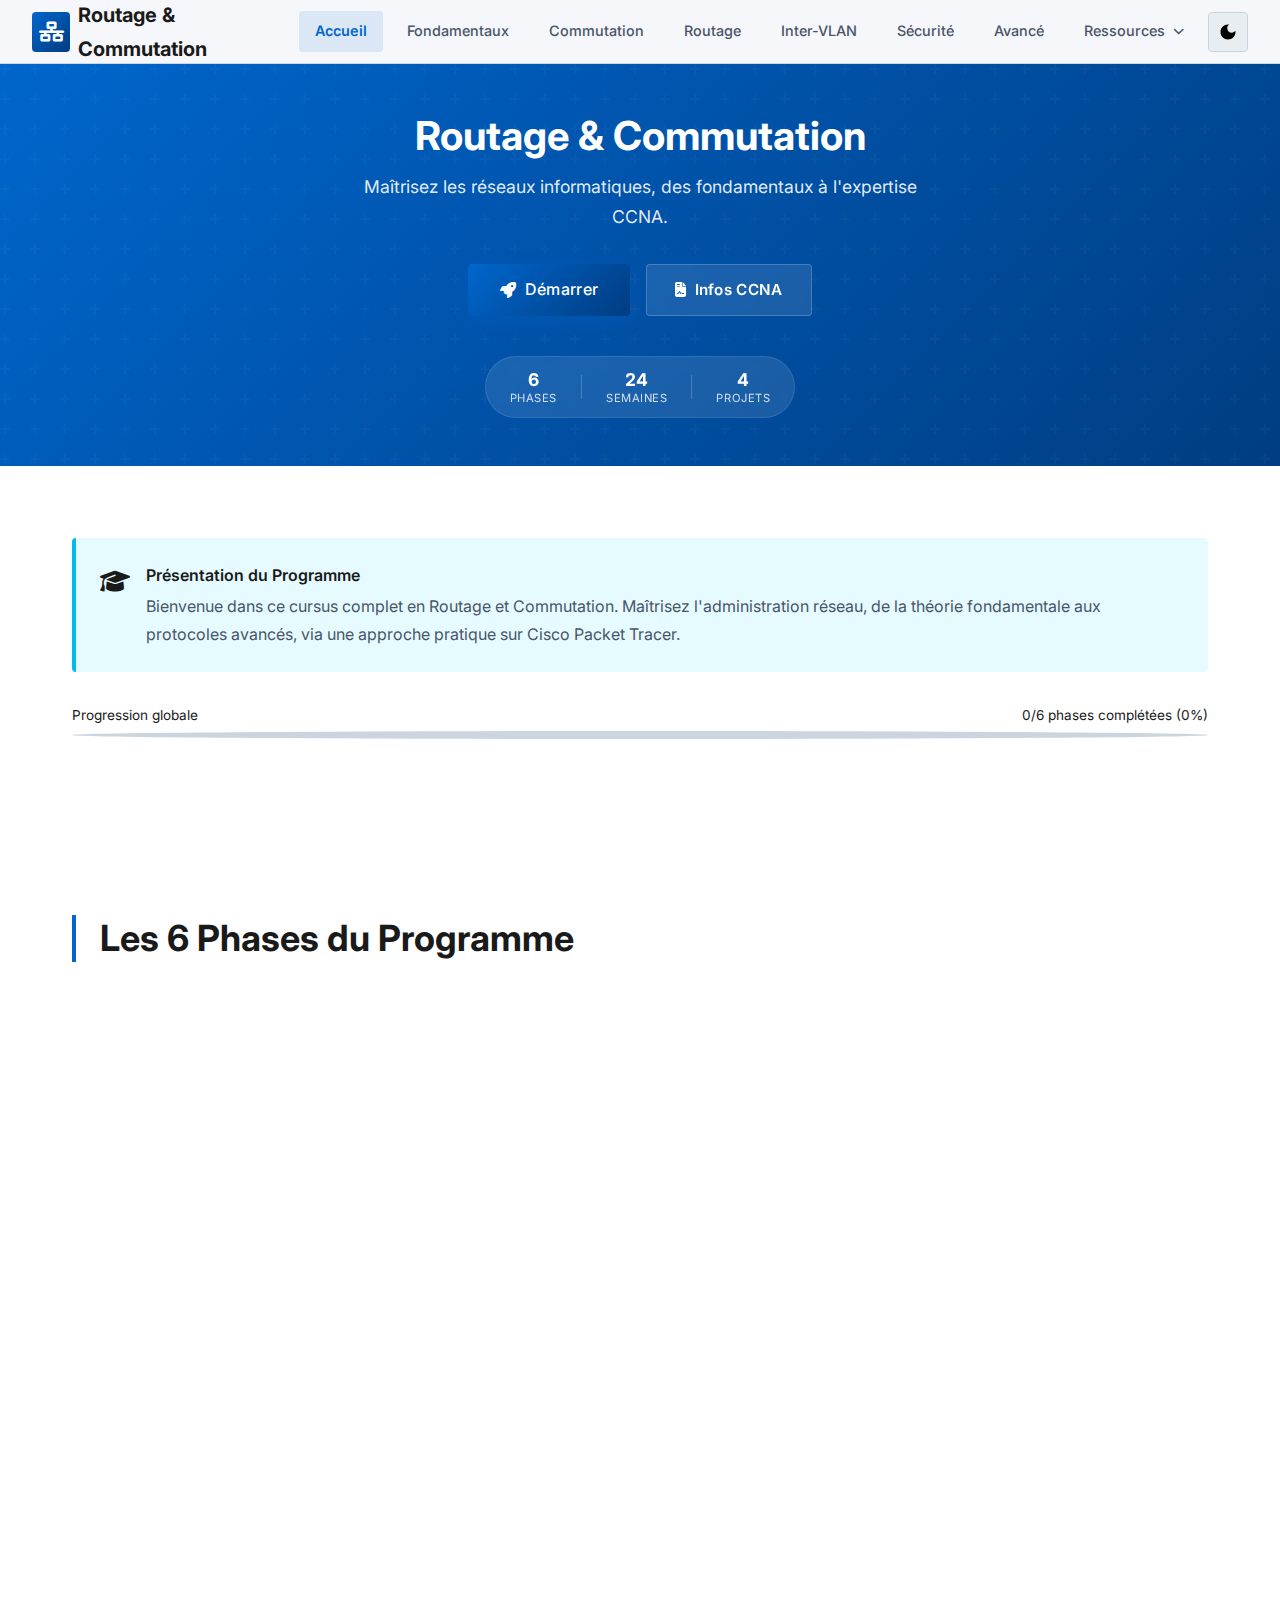
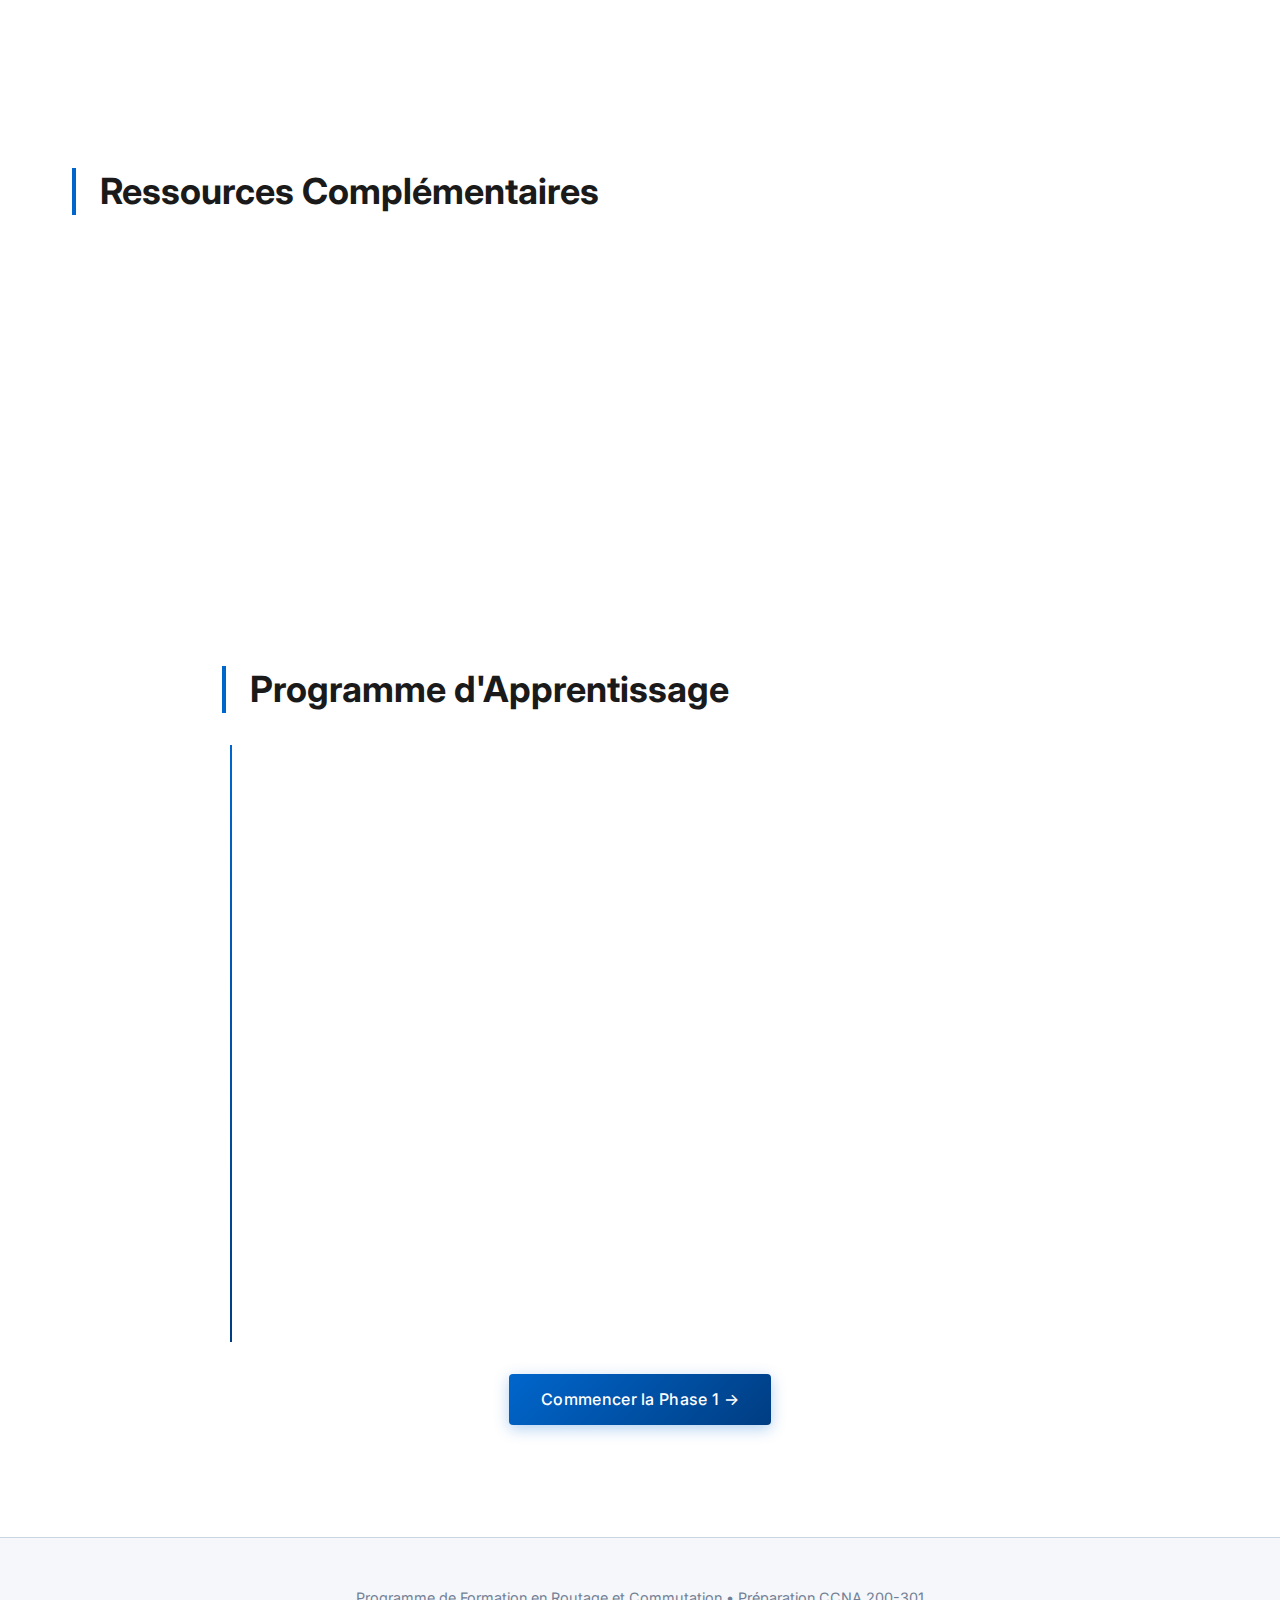
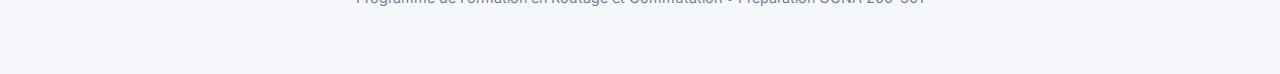
<file: index.html>
<!DOCTYPE html>
<html lang="fr">

<head>
    <meta charset="UTF-8">
    <meta name="viewport" content="width=device-width, initial-scale=1.0">
    <title>Routage et Commutation - Formation Complète</title>
    <meta name="description"
        content="Programme de formation complète en Routage et Commutation. Apprenez les fondamentaux réseaux, VLANs, OSPF, et préparez-vous au CCNA.">
    <link rel="preconnect" href="https://fonts.googleapis.com">
    <link rel="preconnect" href="https://fonts.gstatic.com" crossorigin>
    <link
        href="https://fonts.googleapis.com/css2?family=Inter:wght@400;500;600;700&family=Fira+Code:wght@400;500&display=swap"
        rel="stylesheet">
    <link rel="stylesheet" href="https://cdnjs.cloudflare.com/ajax/libs/font-awesome/6.4.0/css/all.min.css">
    <link rel="stylesheet" href="styles/main.css">
</head>

<body>
    <!-- Header -->
    <header class="header">
        <div class="header-container">
            <a href="index.html" class="logo">
                <div class="logo-icon"><i class="fas fa-network-wired"></i></div>
                <span>Routage & Commutation</span>
            </a>

            <nav class="nav">
                <a href="index.html" class="nav-link active">Accueil</a>
                <a href="pages/phase1-fondamentaux.html" class="nav-link">Fondamentaux</a>
                <a href="pages/phase2-commutation.html" class="nav-link">Commutation</a>
                <a href="pages/phase3-routage.html" class="nav-link">Routage</a>
                <a href="pages/phase4-inter-vlan.html" class="nav-link">Inter-VLAN</a>
                <a href="pages/phase5-securite.html" class="nav-link">Sécurité</a>
                <a href="pages/phase6-avance.html" class="nav-link">Avancé</a>
                <div class="nav-item">
                    <a href="pages/ressources.html" class="nav-link">
                        Ressources <i class="fas fa-chevron-down" style="font-size: 0.7rem;"></i>
                    </a>
                    <div class="dropdown-menu">
                        <a href="pages/projets.html" class="dropdown-item">
                            <i class="fas fa-project-diagram"></i> Projets
                        </a>
                        <a href="pages/ccna.html" class="dropdown-item">
                            <i class="fas fa-graduation-cap"></i> CCNA
                        </a>
                        <a href="pages/ressources.html" class="dropdown-item">
                            <i class="fas fa-book"></i> Voir tout
                        </a>
                    </div>
                </div>
            </nav>

            <div class="header-actions">
                <button class="theme-toggle" aria-label="Changer le thème">
                    <svg class="sun-icon" viewBox="0 0 24 24" fill="currentColor">
                        <path
                            d="M12 7c-2.76 0-5 2.24-5 5s2.24 5 5 5 5-2.24 5-5-2.24-5-5-5zM2 13h2c.55 0 1-.45 1-1s-.45-1-1-1H2c-.55 0-1 .45-1 1s.45 1 1 1zm18 0h2c.55 0 1-.45 1-1s-.45-1-1-1h-2c-.55 0-1 .45-1 1s.45 1 1 1zM11 2v2c0 .55.45 1 1 1s1-.45 1-1V2c0-.55-.45-1-1-1s-1 .45-1 1zm0 18v2c0 .55.45 1 1 1s1-.45 1-1v-2c0-.55-.45-1-1-1s-1 .45-1 1zM5.99 4.58c-.39-.39-1.03-.39-1.41 0-.39.39-.39 1.03 0 1.41l1.06 1.06c.39.39 1.03.39 1.41 0s.39-1.03 0-1.41L5.99 4.58zm12.37 12.37c-.39-.39-1.03-.39-1.41 0-.39.39-.39 1.03 0 1.41l1.06 1.06c.39.39 1.03.39 1.41 0 .39-.39.39-1.03 0-1.41l-1.06-1.06zm1.06-10.96c.39-.39.39-1.03 0-1.41-.39-.39-1.03-.39-1.41 0l-1.06 1.06c-.39.39-.39 1.03 0 1.41s1.03.39 1.41 0l1.06-1.06zM7.05 18.36c.39-.39.39-1.03 0-1.41-.39-.39-1.03-.39-1.41 0l-1.06 1.06c-.39.39-.39 1.03 0 1.41s1.03.39 1.41 0l1.06-1.06z" />
                    </svg>
                    <svg class="moon-icon" viewBox="0 0 24 24" fill="currentColor">
                        <path
                            d="M12 3c-4.97 0-9 4.03-9 9s4.03 9 9 9 9-4.03 9-9c0-.46-.04-.92-.1-1.36-.98 1.37-2.58 2.26-4.4 2.26-2.98 0-5.4-2.42-5.4-5.4 0-1.81.89-3.42 2.26-4.4-.44-.06-.9-.1-1.36-.1z" />
                    </svg>
                </button>
                <button class="mobile-menu-btn" aria-label="Menu">
                    <i class="fas fa-bars"></i>
                </button>
            </div>
        </div>
    </header>

    <main class="main">
        <!-- Hero Section -->
        <!-- Hero Section -->
        <section class="hero">
            <div class="hero-content">
                <h1>Routage & Commutation</h1>
                <p class="hero-subtitle">
                    Maîtrisez les réseaux informatiques, des fondamentaux à l'expertise CCNA.
                </p>
                <div style="display: flex; gap: 1rem; justify-content: center; margin-bottom: 2rem;">
                    <a href="pages/phase1-fondamentaux.html" class="btn btn-primary">
                        <i class="fas fa-rocket"></i> Démarrer
                    </a>
                    <a href="pages/ccna.html" class="btn btn-outline">
                        <i class="fas fa-file-contract"></i> Infos CCNA
                    </a>
                </div>

                <div class="hero-stats-bar">
                    <div class="stat-item">
                        <span class="stat-value">6</span>
                        <span class="stat-label">Phases</span>
                    </div>
                    <div class="stat-divider"></div>
                    <div class="stat-item">
                        <span class="stat-value">24</span>
                        <span class="stat-label">Semaines</span>
                    </div>
                    <div class="stat-divider"></div>
                    <div class="stat-item">
                        <span class="stat-value">4</span>
                        <span class="stat-label">Projets</span>
                    </div>
                </div>
            </div>
        </section>

        <!-- Progress Section -->
        <section class="container">
            <div class="alert alert-info">
                <div class="alert-icon"><i class="fas fa-graduation-cap"></i></div>
                <div class="alert-content">
                    <div class="alert-title">Présentation du Programme</div>
                    <p style="margin: 0;">
                        Bienvenue dans ce cursus complet en Routage et Commutation.
                        Maîtrisez l'administration réseau, de la théorie fondamentale aux protocoles avancés, via une
                        approche pratique sur Cisco Packet Tracer.
                    </p>
                </div>
            </div>

            <div style="margin: 2rem 0;">
                <div class="progress-label">
                    <span>Progression globale</span>
                    <span class="progress-text">0/6 phases complétées (0%)</span>
                </div>
                <div class="progress-bar">
                    <div class="progress-fill" style="width: 0%;"></div>
                </div>
            </div>
        </section>

        <!-- Phases Grid -->
        <section class="container">
            <h2>Les 6 Phases du Programme</h2>

            <div class="cards-grid">
                <!-- Phase 1 -->
                <a href="pages/phase1-fondamentaux.html" class="card phase-1" data-phase="phase1"
                    style="text-decoration: none;">
                    <span class="phase-badge">Phase 1</span>
                    <h3 class="card-title">Fondamentaux Réseaux</h3>
                    <p class="card-description">
                        Modèle OSI, TCP/IP, adressage IP, subnetting et protocoles de base (TCP, UDP, ICMP, ARP, DNS,
                        DHCP).
                    </p>
                    <div class="card-meta">
                        <span class="card-meta-item"><i class="fas fa-clock"></i> 2-3 semaines</span>
                        <span class="card-meta-item"><i class="fas fa-book"></i> Théorie + Pratique</span>
                    </div>
                </a>

                <!-- Phase 2 -->
                <a href="pages/phase2-commutation.html" class="card phase-2" data-phase="phase2"
                    style="text-decoration: none;">
                    <span class="phase-badge">Phase 2</span>
                    <h3 class="card-title">Introduction à la Commutation</h3>
                    <p class="card-description">
                        VLANs, trunking 802.1Q, VTP, STP (Spanning Tree Protocol) et sécurité des ports d'accès.
                    </p>
                    <div class="card-meta">
                        <span class="card-meta-item"><i class="fas fa-clock"></i> 3-4 semaines</span>
                        <span class="card-meta-item"><i class="fas fa-screwdriver-wrench"></i> Labs Packet Tracer</span>
                    </div>
                </a>

                <!-- Phase 3 -->
                <a href="pages/phase3-routage.html" class="card phase-3" data-phase="phase3"
                    style="text-decoration: none;">
                    <span class="phase-badge">Phase 3</span>
                    <h3 class="card-title">Routage Statique et Dynamique</h3>
                    <p class="card-description">
                        Tables de routage, routes statiques, OSPF (Open Shortest Path First), concepts RIP et EIGRP.
                    </p>
                    <div class="card-meta">
                        <span class="card-meta-item"><i class="fas fa-clock"></i> 4-5 semaines</span>
                        <span class="card-meta-item"><i class="fas fa-bullseye"></i> Lab 2.7.2</span>
                    </div>
                </a>

                <!-- Phase 4 -->
                <a href="pages/phase4-inter-vlan.html" class="card phase-4" data-phase="phase4"
                    style="text-decoration: none;">
                    <span class="phase-badge">Phase 4</span>
                    <h3 class="card-title">Routage Inter-VLAN</h3>
                    <p class="card-description">
                        Router-on-a-Stick, sous-interfaces, Switch Layer 3, SVI (Switch Virtual Interface).
                    </p>
                    <div class="card-meta">
                        <span class="card-meta-item"><i class="fas fa-clock"></i> 2-3 semaines</span>
                        <span class="card-meta-item"><i class="fas fa-bullseye"></i> Lab 4.2.8</span>
                    </div>
                </a>

                <!-- Phase 5 -->
                <a href="pages/phase5-securite.html" class="card phase-5" data-phase="phase5"
                    style="text-decoration: none;">
                    <span class="phase-badge">Phase 5</span>
                    <h3 class="card-title">Sécurité et Optimisation</h3>
                    <p class="card-description">
                        Port Security, DHCP Snooping, DAI, ACLs (standard et étendues), SSH, optimisation OSPF.
                    </p>
                    <div class="card-meta">
                        <span class="card-meta-item"><i class="fas fa-clock"></i> 3-4 semaines</span>
                        <span class="card-meta-item"><i class="fas fa-lock"></i> Best Practices</span>
                    </div>
                </a>

                <!-- Phase 6 -->
                <a href="pages/phase6-avance.html" class="card phase-6" data-phase="phase6"
                    style="text-decoration: none;">
                    <span class="phase-badge">Phase 6</span>
                    <h3 class="card-title">Technologies Avancées</h3>
                    <p class="card-description">
                        EtherChannel, HSRP/VRRP, OSPF Multi-Areas, IPv6, OSPFv3, NAT/PAT.
                    </p>
                    <div class="card-meta">
                        <span class="card-meta-item"><i class="fas fa-clock"></i> 4-5 semaines</span>
                        <span class="card-meta-item"><i class="fas fa-trophy"></i> Niveau Avancé</span>
                    </div>
                </a>
            </div>
        </section>

        <!-- Additional Resources Section -->
        <section class="container">
            <h2>Ressources Complémentaires</h2>

            <div class="cards-grid" style="grid-template-columns: repeat(auto-fit, minmax(280px, 1fr));">
                <a href="pages/projets.html" class="card" style="text-decoration: none;">
                    <div style="font-size: 2.5rem; margin-bottom: 1rem;"><i class="fas fa-project-diagram"></i></div>
                    <h3 class="card-title">Projets Pratiques</h3>
                    <p class="card-description">
                        4 projets progressifs : du réseau domestique à l'entreprise multi-sites.
                    </p>
                </a>

                <a href="pages/ressources.html" class="card" style="text-decoration: none;">
                    <div style="font-size: 2.5rem; margin-bottom: 1rem;"><i class="fas fa-book"></i></div>
                    <h3 class="card-title">Ressources et Outils</h3>
                    <p class="card-description">
                        Logiciels, documentation, chaînes YouTube et sites web recommandés.
                    </p>
                </a>

                <a href="pages/ccna.html" class="card" style="text-decoration: none;">
                    <div style="font-size: 2.5rem; margin-bottom: 1rem;"><i class="fas fa-bullseye"></i></div>
                    <h3 class="card-title">Préparation CCNA</h3>
                    <p class="card-description">
                        Informations certification, validation des compétences et conseils.
                    </p>
                </a>
            </div>
        </section>

        <!-- Quick Start Timeline -->
        <section class="container container-narrow">
            <h2>Programme d'Apprentissage</h2>

            <div class="timeline">
                <div class="timeline-item">
                    <div class="timeline-title"><i class="fas fa-calendar-alt"></i> Semaines 1-3 : Fondamentaux</div>
                    <div class="timeline-content">
                        2h/jour de théorie (modèles, protocoles) • 1h/jour de subnetting pratique • Week-end : labs
                        Packet Tracer simples
                    </div>
                </div>

                <div class="timeline-item">
                    <div class="timeline-title"><i class="fas fa-calendar-alt"></i> Semaines 4-7 : Commutation</div>
                    <div class="timeline-content">
                        1h/jour de théorie (VLANs, trunking, STP) • 2h/jour de pratique sur Packet Tracer • Reproduire
                        le lab 4.2.8
                    </div>
                </div>

                <div class="timeline-item">
                    <div class="timeline-title"><i class="fas fa-calendar-alt"></i> Semaines 8-12 : OSPF</div>
                    <div class="timeline-content">
                        1h/jour de théorie OSPF approfondie • 2-3h/jour de labs • Reproduire le lab 2.7.2 et variations
                    </div>
                </div>

                <div class="timeline-item">
                    <div class="timeline-title"><i class="fas fa-calendar-alt"></i> Semaines 13-15 : Inter-VLAN</div>
                    <div class="timeline-content">
                        3h/jour de labs pratiques • Intégration VLAN + Routage • Projets complets
                    </div>
                </div>

                <div class="timeline-item">
                    <div class="timeline-title"><i class="fas fa-calendar-alt"></i> Semaines 16-19 : Sécurité</div>
                    <div class="timeline-content">
                        2h/jour de théorie (ACLs, port security) • 2h/jour de pratique • Labs sécurisés
                    </div>
                </div>

                <div class="timeline-item">
                    <div class="timeline-title"><i class="fas fa-calendar-alt"></i> Semaines 20-24 : Avancé + CCNA</div>
                    <div class="timeline-content">
                        Technologies avancées (EtherChannel, HSRP, IPv6) • Projets d'infrastructure • Préparation
                        certification CCNA
                    </div>
                </div>
            </div>

            <div style="text-align: center; margin-top: 2rem;">
                <a href="pages/phase1-fondamentaux.html" class="btn btn-primary">
                    Commencer la Phase 1 →
                </a>
            </div>
        </section>
    </main>

    <!-- Footer -->
    <footer class="footer">
        <div class="footer-content">
            <p class="footer-text">
                Programme de Formation en Routage et Commutation • Préparation CCNA 200-301
            </p>
        </div>
    </footer>

    <script src="js/main.js"></script>
</body>

</html>
</file>
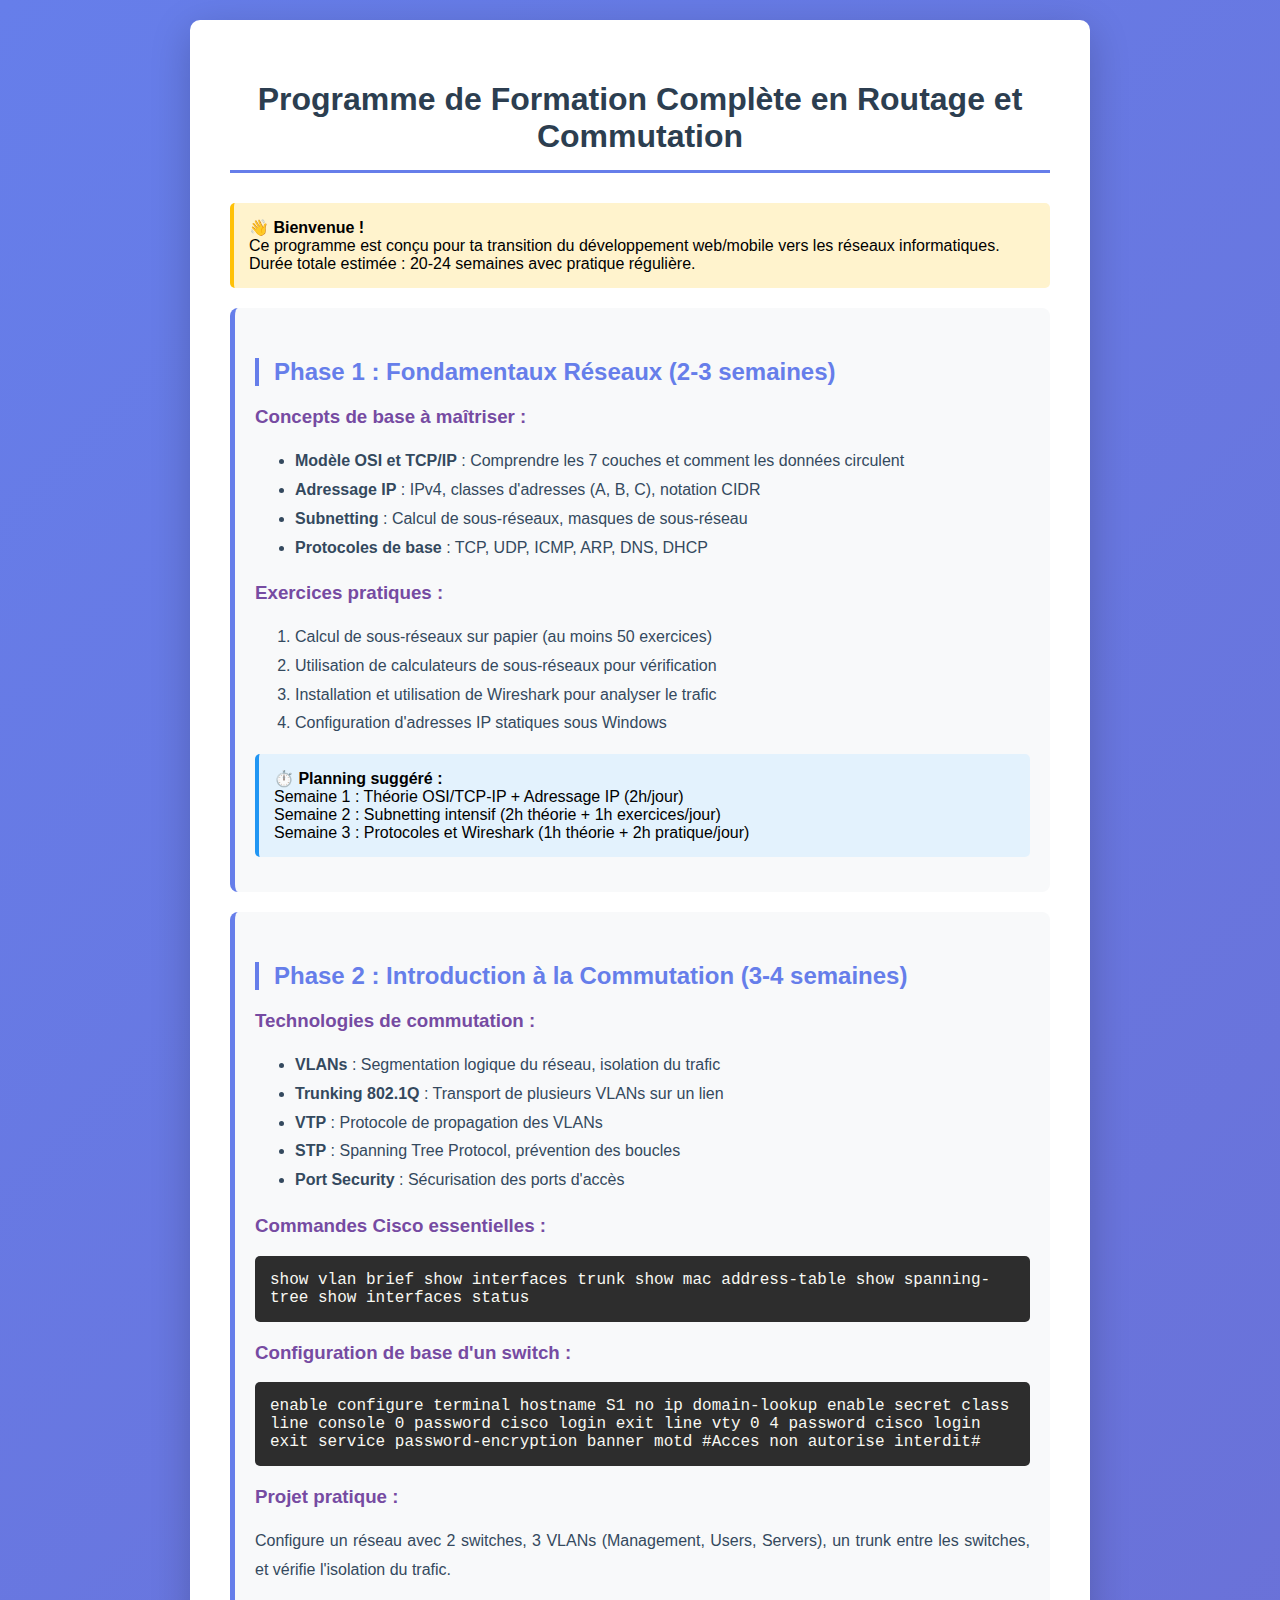
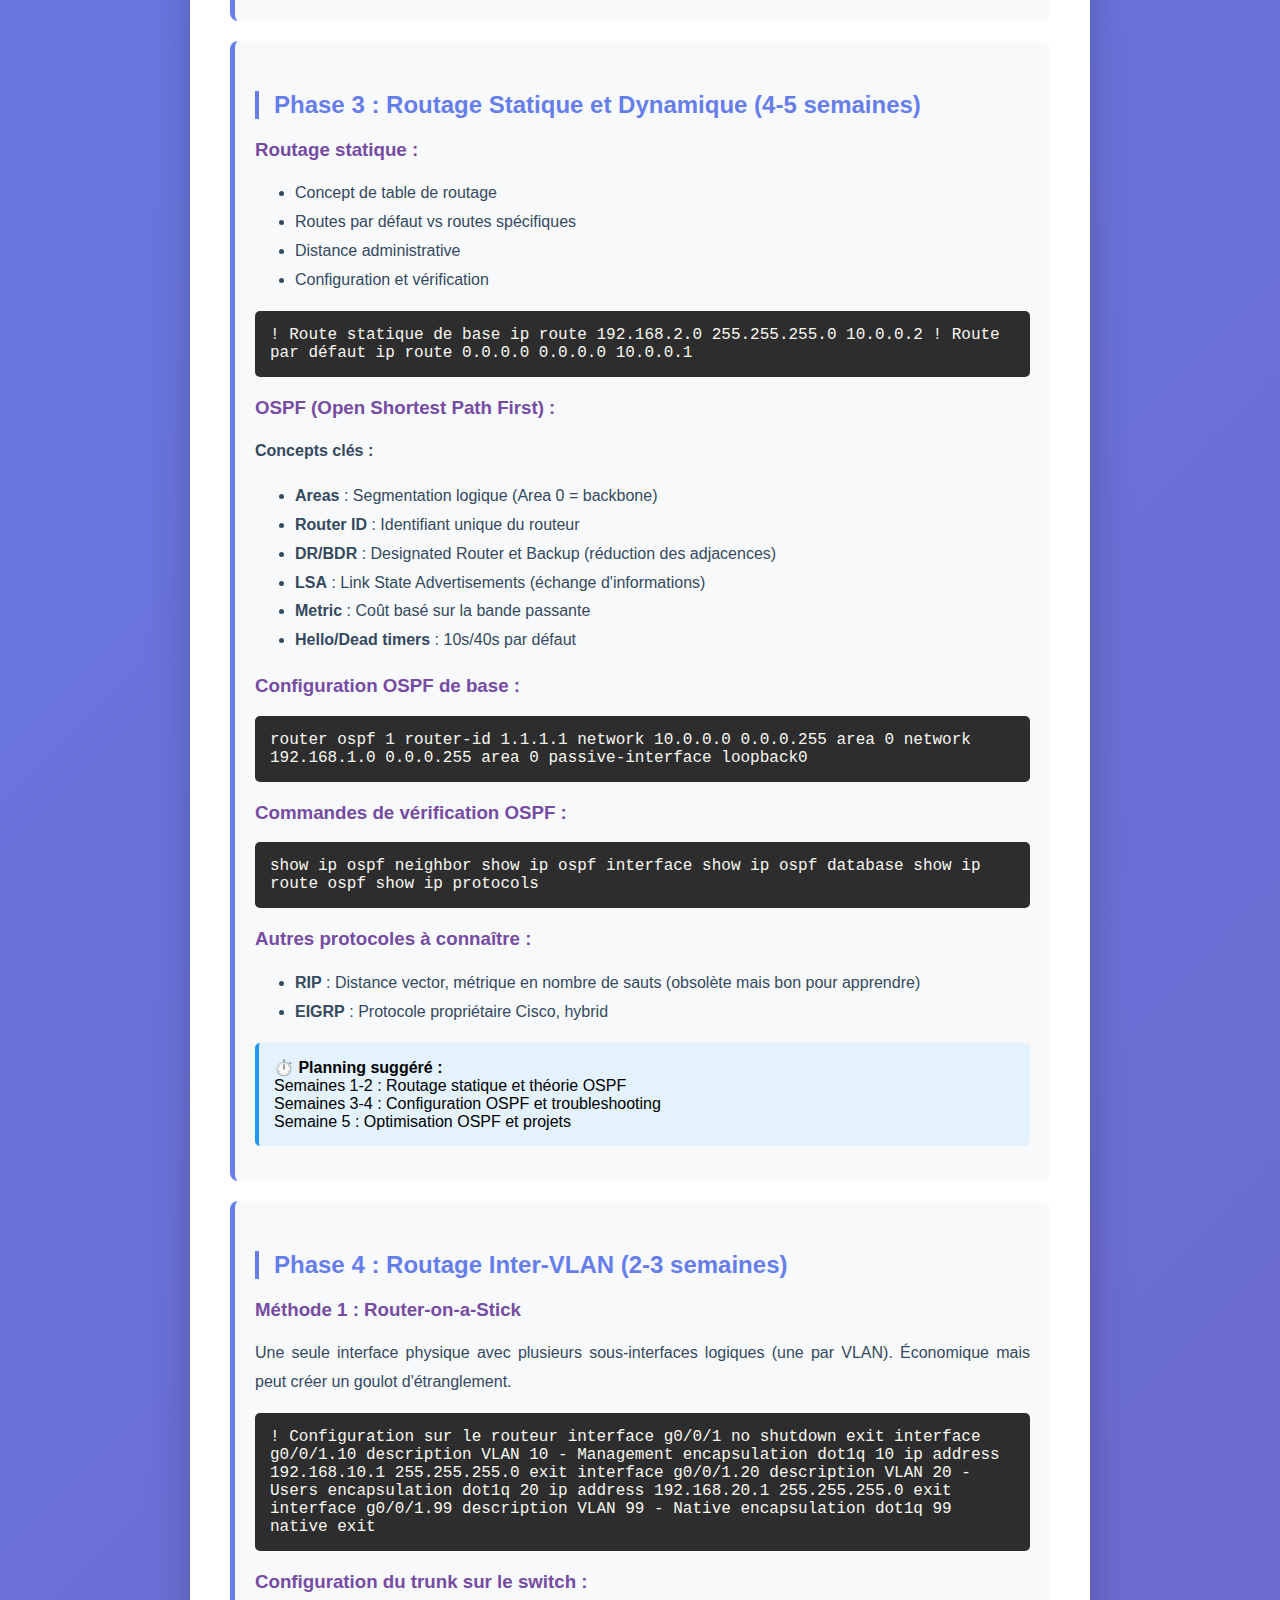
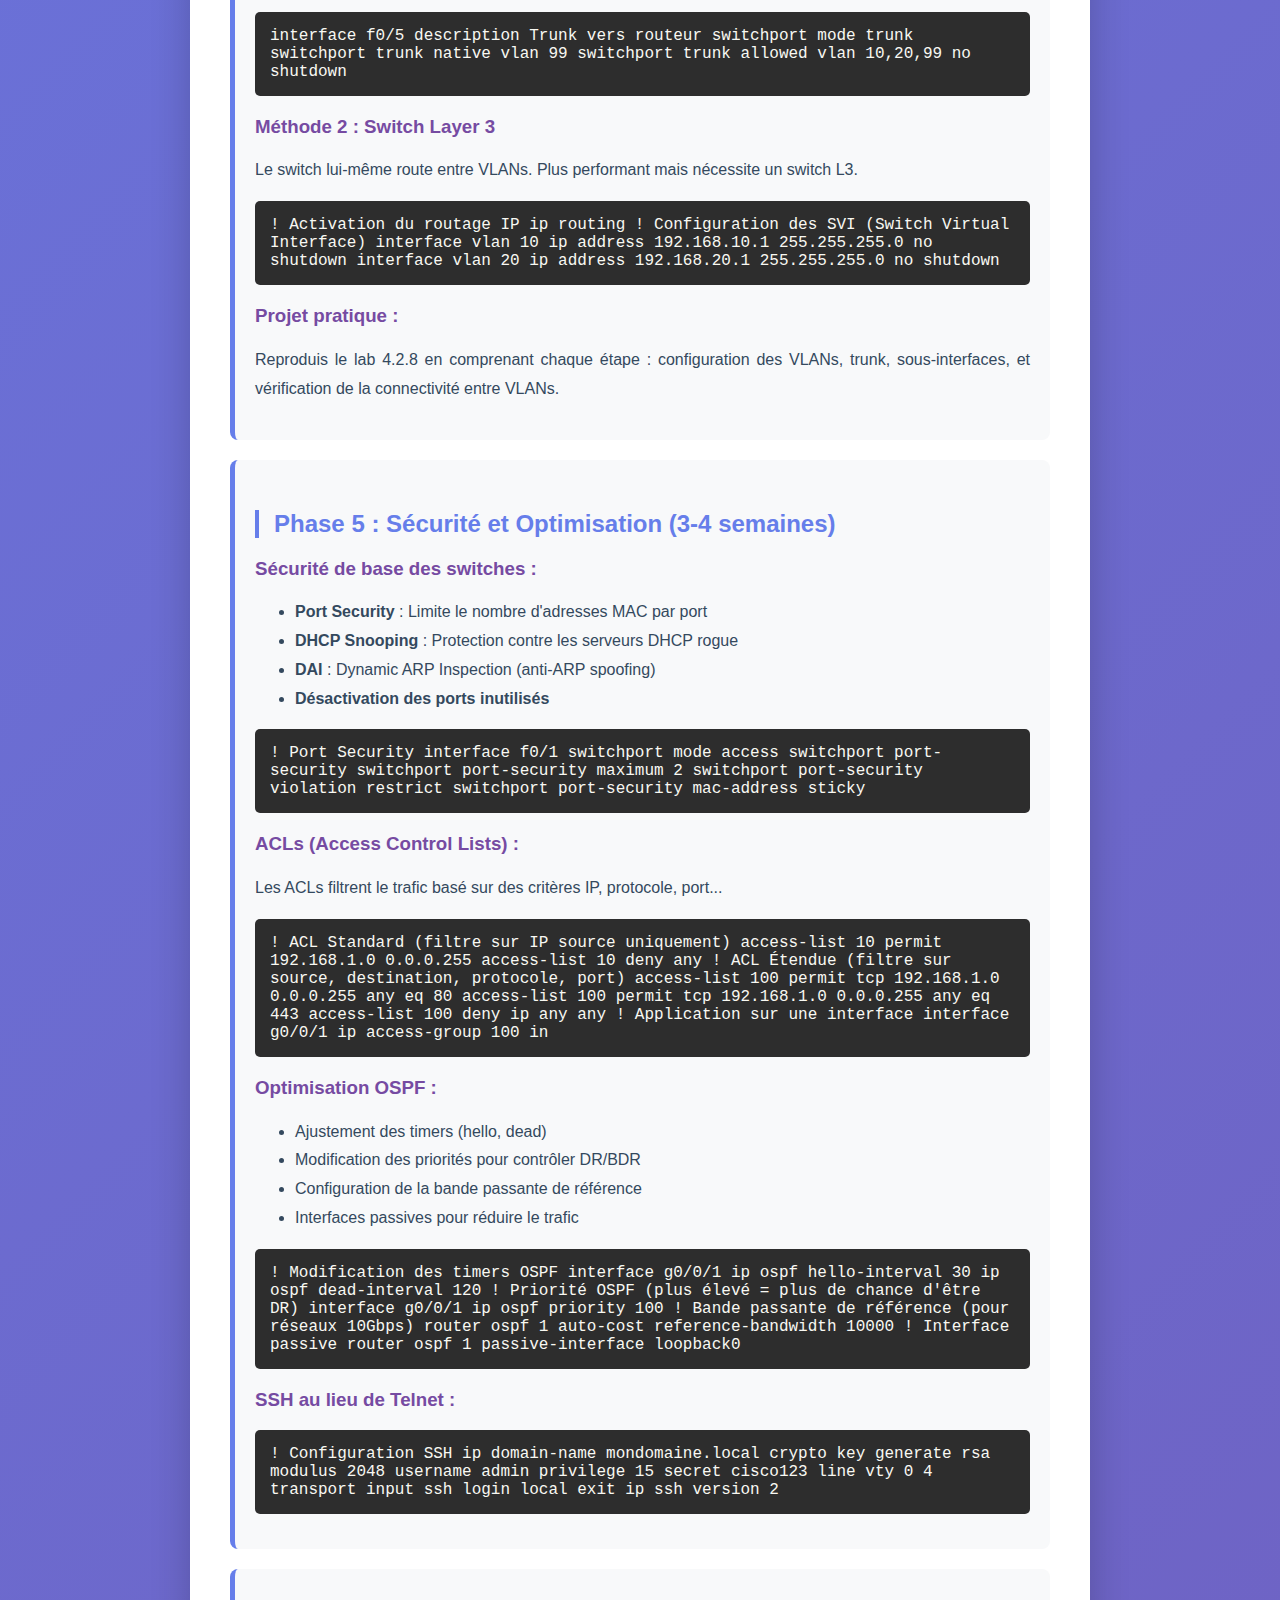
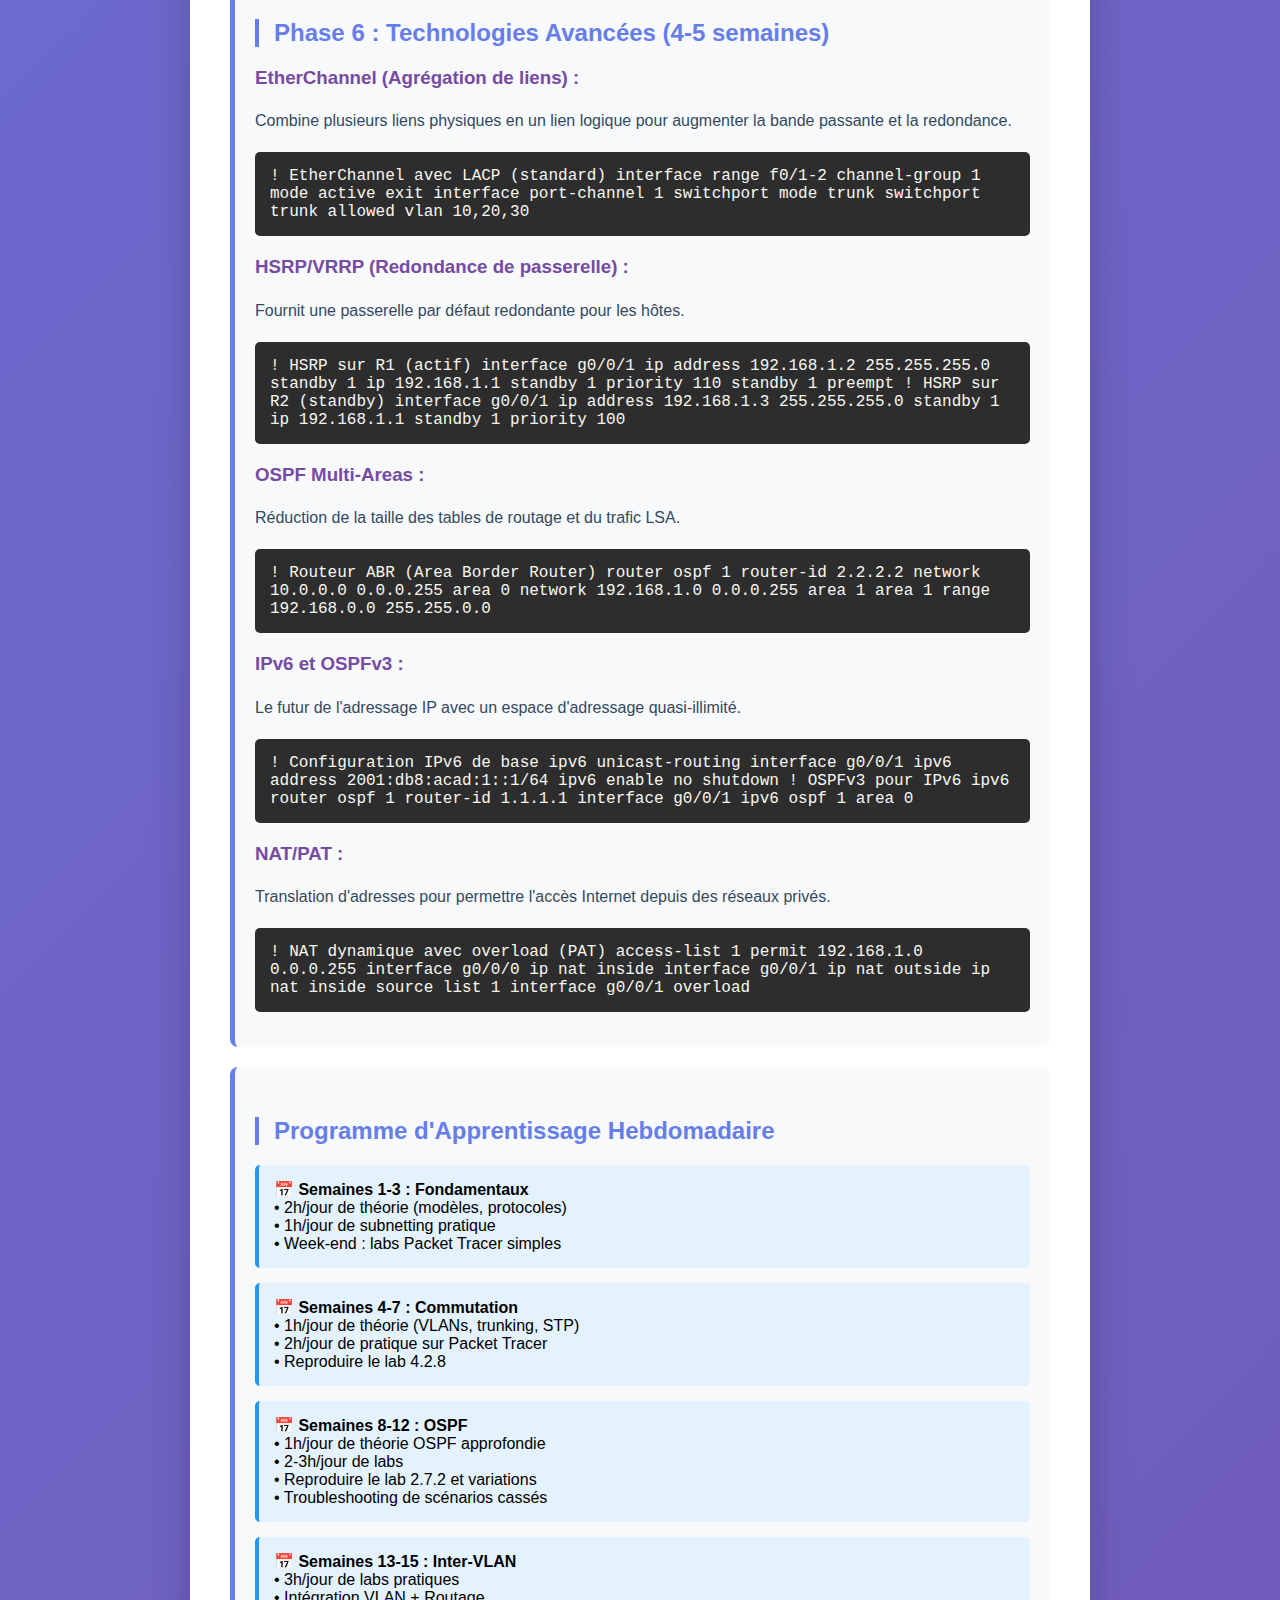
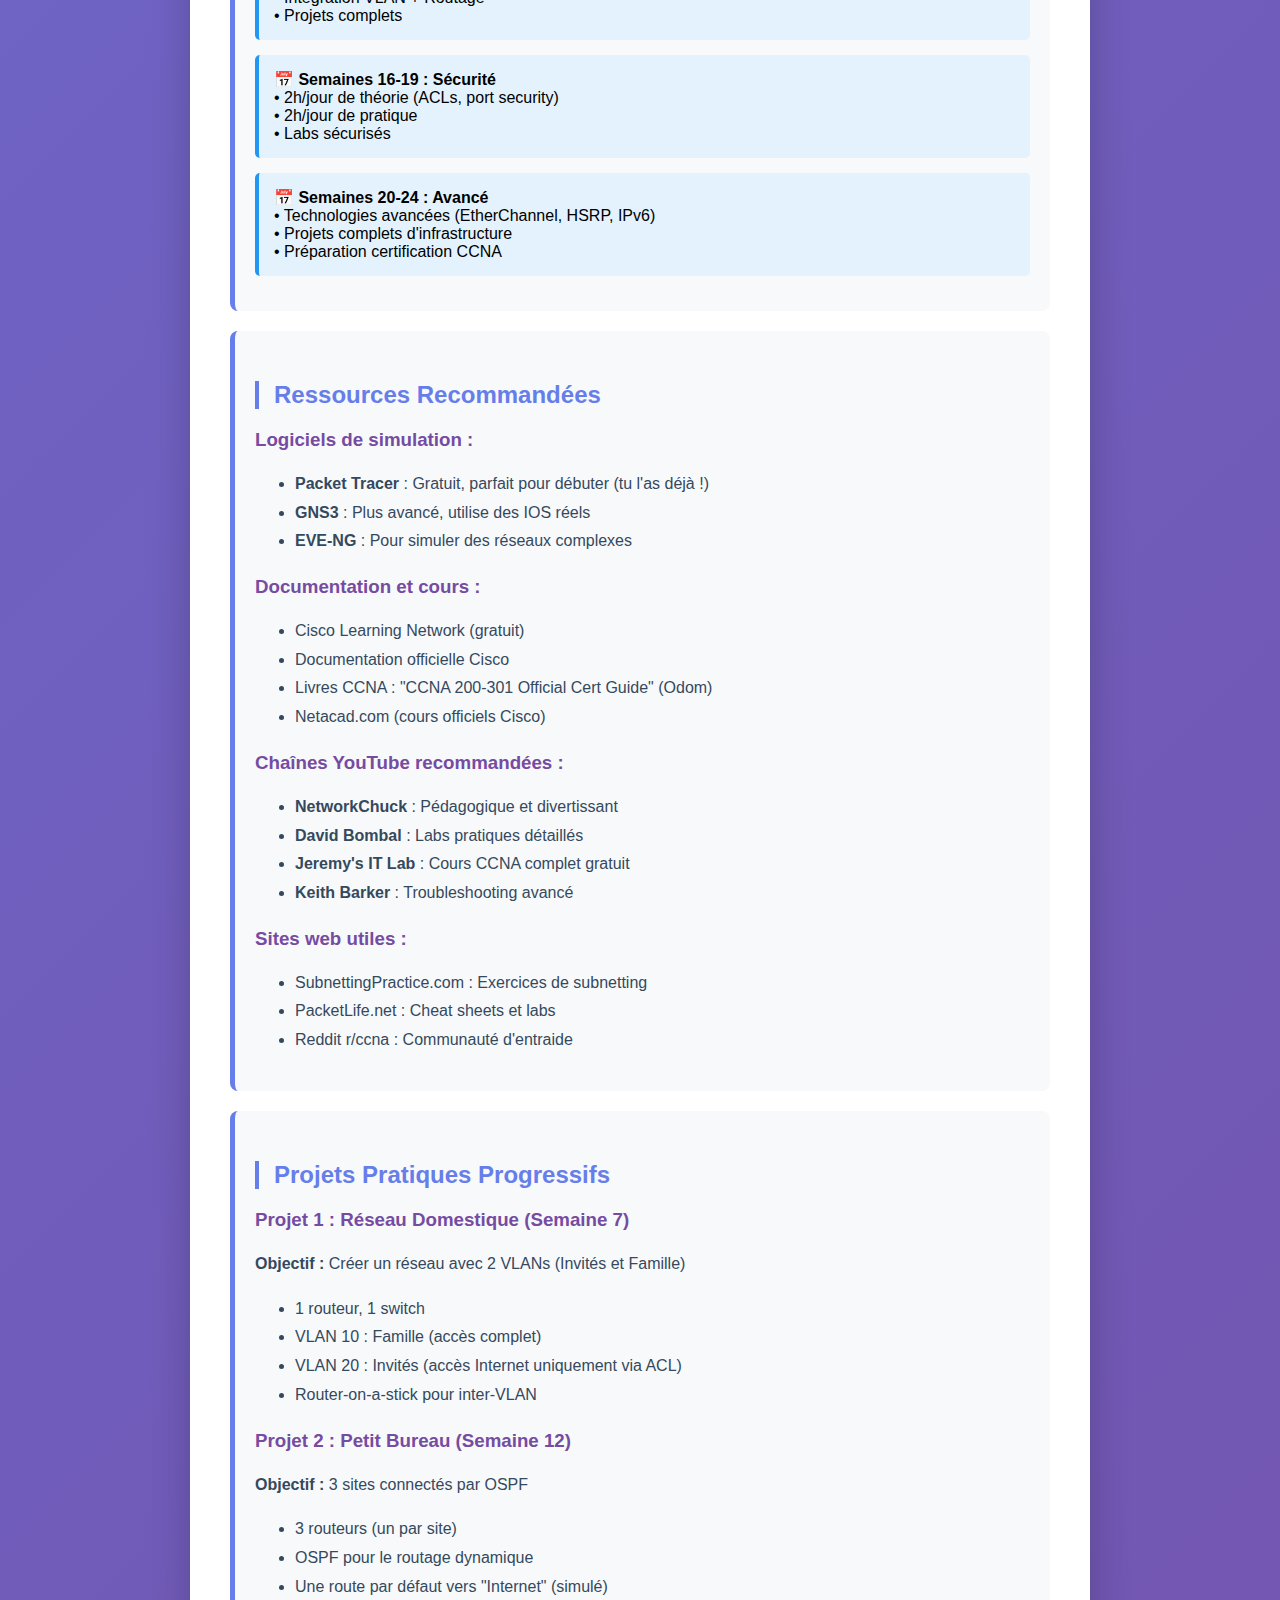
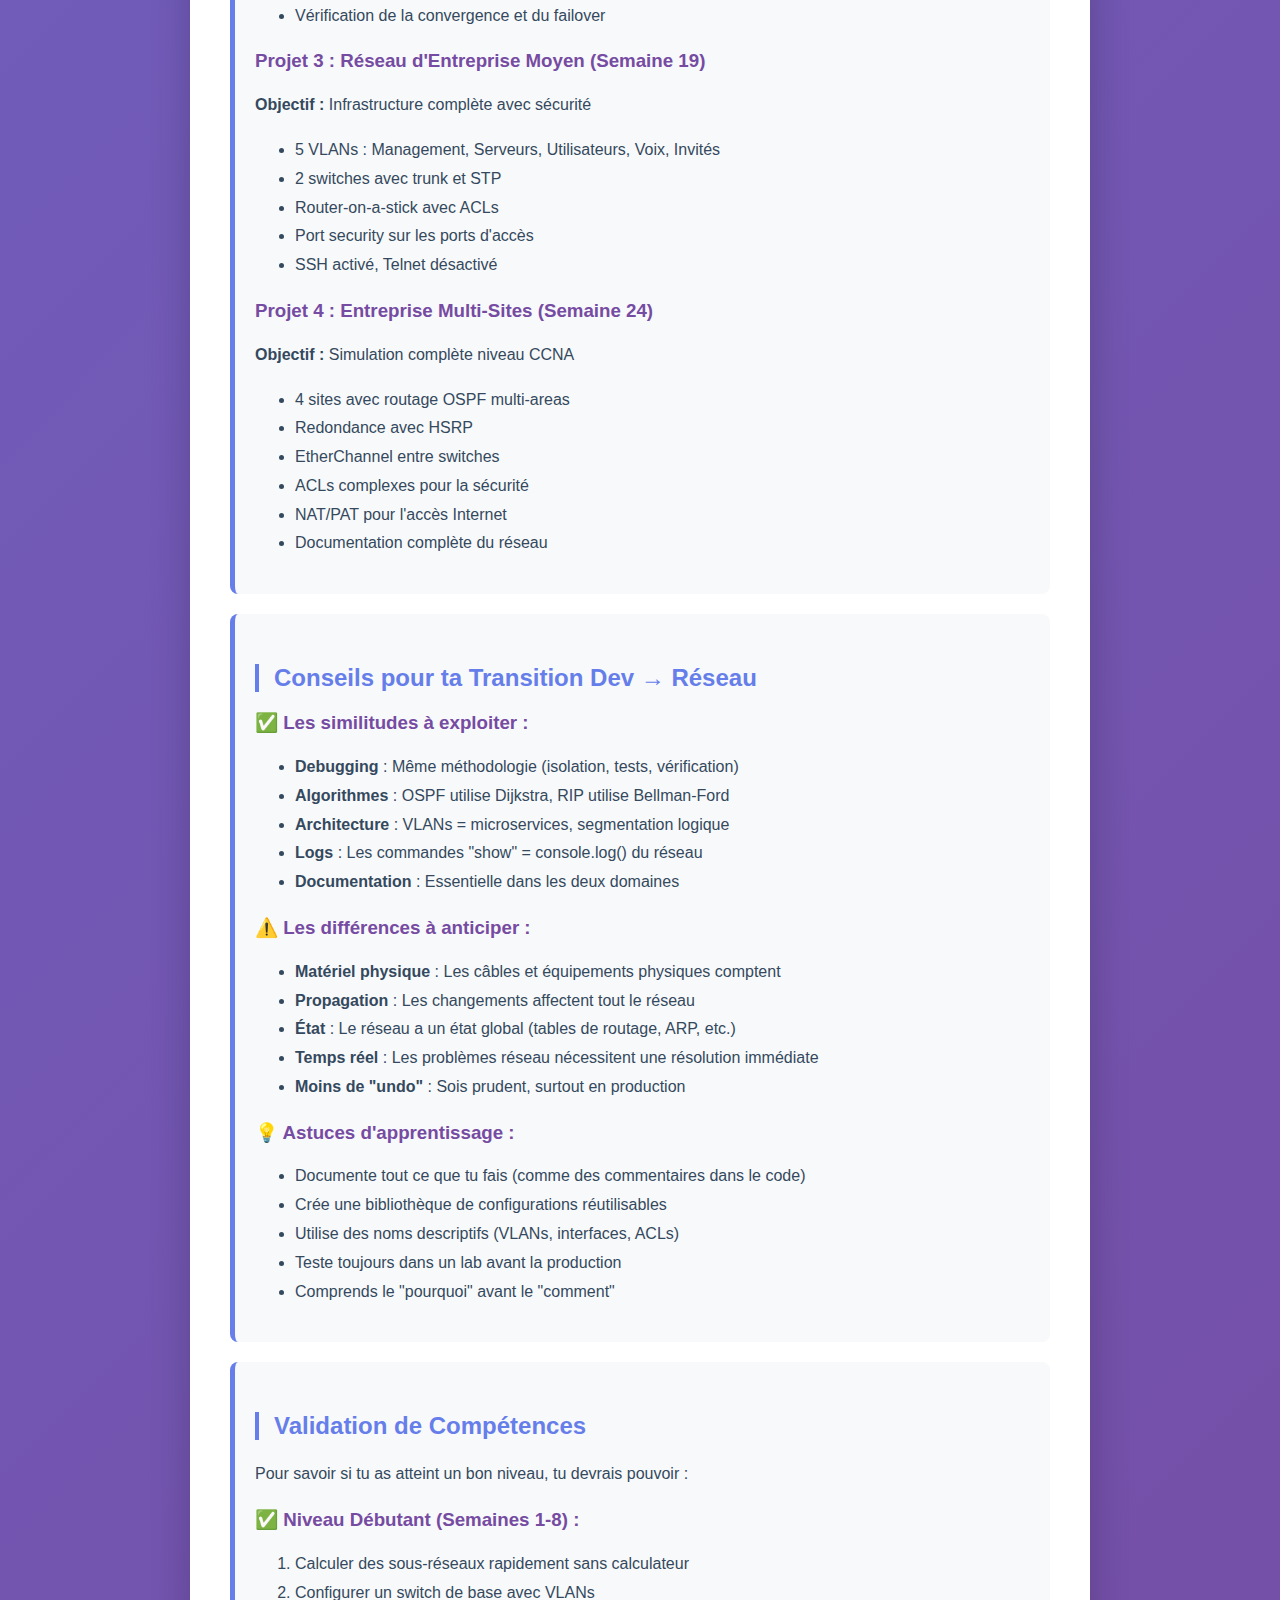
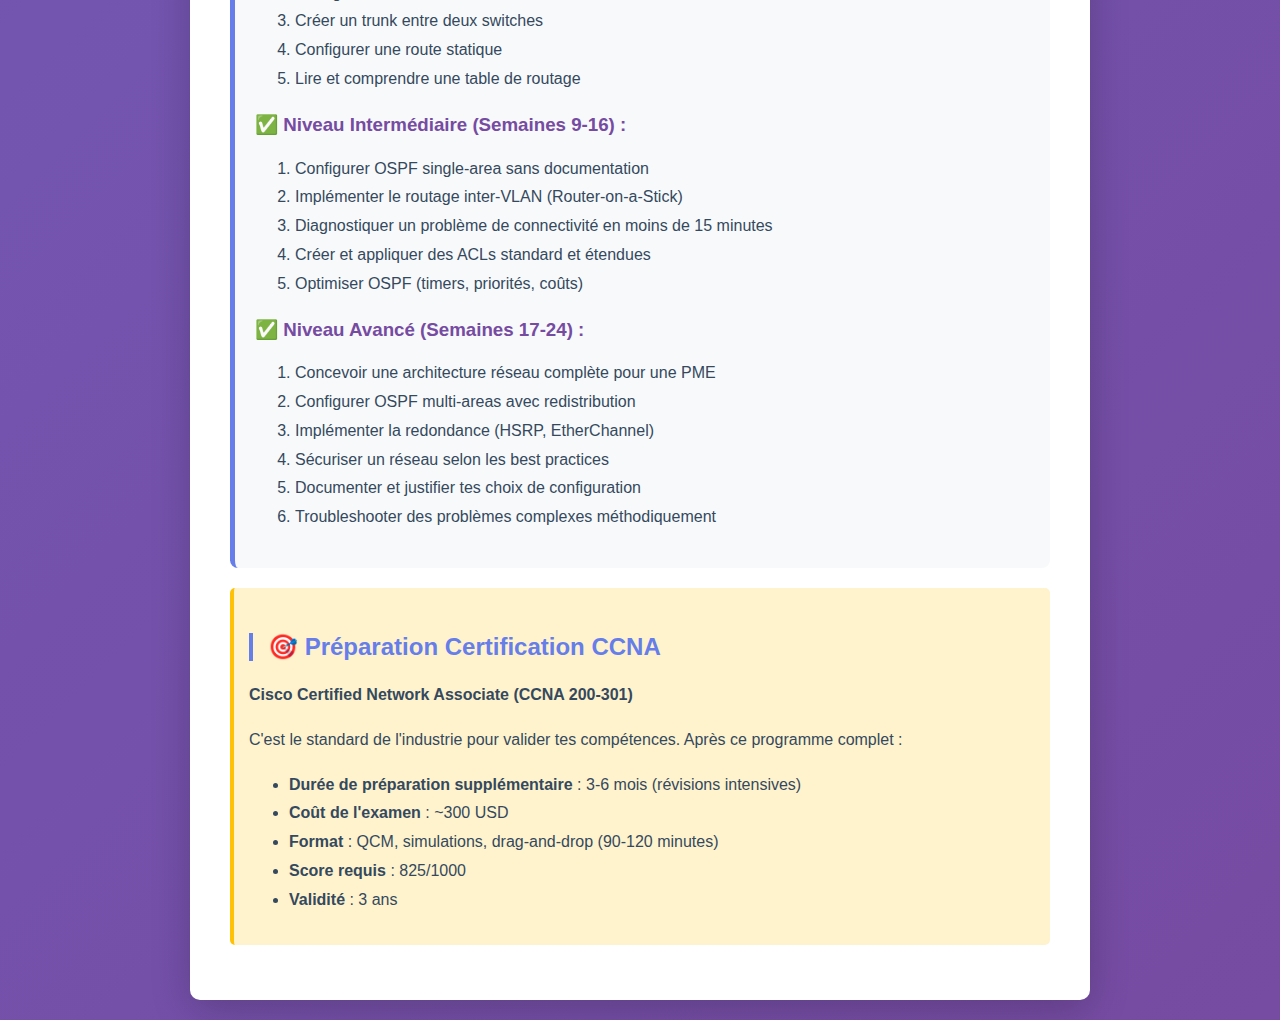
<file: Programme.html>
<!DOCTYPE html>
<html lang="fr">
<head>
    <meta charset="UTF-8">
    <meta name="viewport" content="width=device-width, initial-scale=1.0">
    <title>Programme de Formation - Routage et Commutation</title>
    <style>
        body {
            font-family: 'Segoe UI', Tahoma, Geneva, Verdana, sans-serif;
            max-width: 900px;
            margin: 0 auto;
            padding: 20px;
            background: linear-gradient(135deg, #667eea 0%, #764ba2 100%);
            min-height: 100vh;
        }
        .container {
            background: white;
            padding: 40px;
            border-radius: 10px;
            box-shadow: 0 10px 40px rgba(0,0,0,0.2);
        }
        h1 {
            color: #2c3e50;
            text-align: center;
            border-bottom: 3px solid #667eea;
            padding-bottom: 15px;
            margin-bottom: 30px;
        }
        h2 {
            color: #667eea;
            margin-top: 30px;
            border-left: 4px solid #667eea;
            padding-left: 15px;
        }
        h3 {
            color: #764ba2;
            margin-top: 20px;
        }
        p {
            line-height: 1.8;
            color: #34495e;
            text-align: justify;
        }
        ul, ol {
            line-height: 1.8;
            color: #34495e;
        }
        .phase {
            background: #f8f9fa;
            padding: 20px;
            margin: 20px 0;
            border-radius: 8px;
            border-left: 5px solid #667eea;
        }
        .important {
            background: #fff3cd;
            padding: 15px;
            border-radius: 5px;
            border-left: 4px solid #ffc107;
            margin: 15px 0;
        }
        .code-block {
            background: #2d2d2d;
            color: #f8f8f2;
            padding: 15px;
            border-radius: 5px;
            font-family: 'Courier New', monospace;
            overflow-x: auto;
            margin: 15px 0;
        }
        .timeline {
            background: #e3f2fd;
            padding: 15px;
            border-radius: 5px;
            margin: 15px 0;
            border-left: 4px solid #2196f3;
        }
        .btn-download {
            display: block;
            width: 200px;
            margin: 30px auto;
            padding: 15px;
            background: #667eea;
            color: white;
            text-align: center;
            text-decoration: none;
            border-radius: 5px;
            font-weight: bold;
            transition: background 0.3s;
        }
        .btn-download:hover {
            background: #764ba2;
        }
        @media print {
            body {
                background: white;
            }
            .container {
                box-shadow: none;
            }
            .btn-download {
                display: none;
            }
        }
    </style>
</head>
<body>
    <div class="container">
        <h1>Programme de Formation Complète en Routage et Commutation</h1>
        
        <div class="important">
            <strong>👋 Bienvenue !</strong><br>
            Ce programme est conçu pour ta transition du développement web/mobile vers les réseaux informatiques. 
            Durée totale estimée : 20-24 semaines avec pratique régulière.
        </div>

        <div class="phase">
            <h2>Phase 1 : Fondamentaux Réseaux (2-3 semaines)</h2>
            
            <h3>Concepts de base à maîtriser :</h3>
            <ul>
                <li><strong>Modèle OSI et TCP/IP</strong> : Comprendre les 7 couches et comment les données circulent</li>
                <li><strong>Adressage IP</strong> : IPv4, classes d'adresses (A, B, C), notation CIDR</li>
                <li><strong>Subnetting</strong> : Calcul de sous-réseaux, masques de sous-réseau</li>
                <li><strong>Protocoles de base</strong> : TCP, UDP, ICMP, ARP, DNS, DHCP</li>
            </ul>

            <h3>Exercices pratiques :</h3>
            <ol>
                <li>Calcul de sous-réseaux sur papier (au moins 50 exercices)</li>
                <li>Utilisation de calculateurs de sous-réseaux pour vérification</li>
                <li>Installation et utilisation de Wireshark pour analyser le trafic</li>
                <li>Configuration d'adresses IP statiques sous Windows</li>
            </ol>

            <div class="timeline">
                <strong>⏱️ Planning suggéré :</strong><br>
                Semaine 1 : Théorie OSI/TCP-IP + Adressage IP (2h/jour)<br>
                Semaine 2 : Subnetting intensif (2h théorie + 1h exercices/jour)<br>
                Semaine 3 : Protocoles et Wireshark (1h théorie + 2h pratique/jour)
            </div>
        </div>

        <div class="phase">
            <h2>Phase 2 : Introduction à la Commutation (3-4 semaines)</h2>
            
            <h3>Technologies de commutation :</h3>
            <ul>
                <li><strong>VLANs</strong> : Segmentation logique du réseau, isolation du trafic</li>
                <li><strong>Trunking 802.1Q</strong> : Transport de plusieurs VLANs sur un lien</li>
                <li><strong>VTP</strong> : Protocole de propagation des VLANs</li>
                <li><strong>STP</strong> : Spanning Tree Protocol, prévention des boucles</li>
                <li><strong>Port Security</strong> : Sécurisation des ports d'accès</li>
            </ul>

            <h3>Commandes Cisco essentielles :</h3>
            <div class="code-block">
show vlan brief
show interfaces trunk
show mac address-table
show spanning-tree
show interfaces status
            </div>

            <h3>Configuration de base d'un switch :</h3>
            <div class="code-block">
enable
configure terminal
hostname S1
no ip domain-lookup
enable secret class
line console 0
  password cisco
  login
  exit
line vty 0 4
  password cisco
  login
  exit
service password-encryption
banner motd #Acces non autorise interdit#
            </div>

            <h3>Projet pratique :</h3>
            <p>Configure un réseau avec 2 switches, 3 VLANs (Management, Users, Servers), un trunk entre les switches, et vérifie l'isolation du trafic.</p>
        </div>

        <div class="phase">
            <h2>Phase 3 : Routage Statique et Dynamique (4-5 semaines)</h2>
            
            <h3>Routage statique :</h3>
            <ul>
                <li>Concept de table de routage</li>
                <li>Routes par défaut vs routes spécifiques</li>
                <li>Distance administrative</li>
                <li>Configuration et vérification</li>
            </ul>

            <div class="code-block">
! Route statique de base
ip route 192.168.2.0 255.255.255.0 10.0.0.2

! Route par défaut
ip route 0.0.0.0 0.0.0.0 10.0.0.1
            </div>

            <h3>OSPF (Open Shortest Path First) :</h3>
            <p><strong>Concepts clés :</strong></p>
            <ul>
                <li><strong>Areas</strong> : Segmentation logique (Area 0 = backbone)</li>
                <li><strong>Router ID</strong> : Identifiant unique du routeur</li>
                <li><strong>DR/BDR</strong> : Designated Router et Backup (réduction des adjacences)</li>
                <li><strong>LSA</strong> : Link State Advertisements (échange d'informations)</li>
                <li><strong>Metric</strong> : Coût basé sur la bande passante</li>
                <li><strong>Hello/Dead timers</strong> : 10s/40s par défaut</li>
            </ul>

            <h3>Configuration OSPF de base :</h3>
            <div class="code-block">
router ospf 1
  router-id 1.1.1.1
  network 10.0.0.0 0.0.0.255 area 0
  network 192.168.1.0 0.0.0.255 area 0
  passive-interface loopback0
            </div>

            <h3>Commandes de vérification OSPF :</h3>
            <div class="code-block">
show ip ospf neighbor
show ip ospf interface
show ip ospf database
show ip route ospf
show ip protocols
            </div>

            <h3>Autres protocoles à connaître :</h3>
            <ul>
                <li><strong>RIP</strong> : Distance vector, métrique en nombre de sauts (obsolète mais bon pour apprendre)</li>
                <li><strong>EIGRP</strong> : Protocole propriétaire Cisco, hybrid</li>
            </ul>

            <div class="timeline">
                <strong>⏱️ Planning suggéré :</strong><br>
                Semaines 1-2 : Routage statique et théorie OSPF<br>
                Semaines 3-4 : Configuration OSPF et troubleshooting<br>
                Semaine 5 : Optimisation OSPF et projets
            </div>
        </div>

        <div class="phase">
            <h2>Phase 4 : Routage Inter-VLAN (2-3 semaines)</h2>
            
            <h3>Méthode 1 : Router-on-a-Stick</h3>
            <p>Une seule interface physique avec plusieurs sous-interfaces logiques (une par VLAN). Économique mais peut créer un goulot d'étranglement.</p>

            <div class="code-block">
! Configuration sur le routeur
interface g0/0/1
  no shutdown
  exit

interface g0/0/1.10
  description VLAN 10 - Management
  encapsulation dot1q 10
  ip address 192.168.10.1 255.255.255.0
  exit

interface g0/0/1.20
  description VLAN 20 - Users
  encapsulation dot1q 20
  ip address 192.168.20.1 255.255.255.0
  exit

interface g0/0/1.99
  description VLAN 99 - Native
  encapsulation dot1q 99 native
  exit
            </div>

            <h3>Configuration du trunk sur le switch :</h3>
            <div class="code-block">
interface f0/5
  description Trunk vers routeur
  switchport mode trunk
  switchport trunk native vlan 99
  switchport trunk allowed vlan 10,20,99
  no shutdown
            </div>

            <h3>Méthode 2 : Switch Layer 3</h3>
            <p>Le switch lui-même route entre VLANs. Plus performant mais nécessite un switch L3.</p>

            <div class="code-block">
! Activation du routage IP
ip routing

! Configuration des SVI (Switch Virtual Interface)
interface vlan 10
  ip address 192.168.10.1 255.255.255.0
  no shutdown

interface vlan 20
  ip address 192.168.20.1 255.255.255.0
  no shutdown
            </div>

            <h3>Projet pratique :</h3>
            <p>Reproduis le lab 4.2.8 en comprenant chaque étape : configuration des VLANs, trunk, sous-interfaces, et vérification de la connectivité entre VLANs.</p>
        </div>

        <div class="phase">
            <h2>Phase 5 : Sécurité et Optimisation (3-4 semaines)</h2>
            
            <h3>Sécurité de base des switches :</h3>
            <ul>
                <li><strong>Port Security</strong> : Limite le nombre d'adresses MAC par port</li>
                <li><strong>DHCP Snooping</strong> : Protection contre les serveurs DHCP rogue</li>
                <li><strong>DAI</strong> : Dynamic ARP Inspection (anti-ARP spoofing)</li>
                <li><strong>Désactivation des ports inutilisés</strong></li>
            </ul>

            <div class="code-block">
! Port Security
interface f0/1
  switchport mode access
  switchport port-security
  switchport port-security maximum 2
  switchport port-security violation restrict
  switchport port-security mac-address sticky
            </div>

            <h3>ACLs (Access Control Lists) :</h3>
            <p>Les ACLs filtrent le trafic basé sur des critères IP, protocole, port...</p>

            <div class="code-block">
! ACL Standard (filtre sur IP source uniquement)
access-list 10 permit 192.168.1.0 0.0.0.255
access-list 10 deny any

! ACL Étendue (filtre sur source, destination, protocole, port)
access-list 100 permit tcp 192.168.1.0 0.0.0.255 any eq 80
access-list 100 permit tcp 192.168.1.0 0.0.0.255 any eq 443
access-list 100 deny ip any any

! Application sur une interface
interface g0/0/1
  ip access-group 100 in
            </div>

            <h3>Optimisation OSPF :</h3>
            <ul>
                <li>Ajustement des timers (hello, dead)</li>
                <li>Modification des priorités pour contrôler DR/BDR</li>
                <li>Configuration de la bande passante de référence</li>
                <li>Interfaces passives pour réduire le trafic</li>
            </ul>

            <div class="code-block">
! Modification des timers OSPF
interface g0/0/1
  ip ospf hello-interval 30
  ip ospf dead-interval 120

! Priorité OSPF (plus élevé = plus de chance d'être DR)
interface g0/0/1
  ip ospf priority 100

! Bande passante de référence (pour réseaux 10Gbps)
router ospf 1
  auto-cost reference-bandwidth 10000

! Interface passive
router ospf 1
  passive-interface loopback0
            </div>

            <h3>SSH au lieu de Telnet :</h3>
            <div class="code-block">
! Configuration SSH
ip domain-name mondomaine.local
crypto key generate rsa modulus 2048
username admin privilege 15 secret cisco123

line vty 0 4
  transport input ssh
  login local
  exit

ip ssh version 2
            </div>
        </div>

        <div class="phase">
            <h2>Phase 6 : Technologies Avancées (4-5 semaines)</h2>
            
            <h3>EtherChannel (Agrégation de liens) :</h3>
            <p>Combine plusieurs liens physiques en un lien logique pour augmenter la bande passante et la redondance.</p>

            <div class="code-block">
! EtherChannel avec LACP (standard)
interface range f0/1-2
  channel-group 1 mode active
  exit

interface port-channel 1
  switchport mode trunk
  switchport trunk allowed vlan 10,20,30
            </div>

            <h3>HSRP/VRRP (Redondance de passerelle) :</h3>
            <p>Fournit une passerelle par défaut redondante pour les hôtes.</p>

            <div class="code-block">
! HSRP sur R1 (actif)
interface g0/0/1
  ip address 192.168.1.2 255.255.255.0
  standby 1 ip 192.168.1.1
  standby 1 priority 110
  standby 1 preempt

! HSRP sur R2 (standby)
interface g0/0/1
  ip address 192.168.1.3 255.255.255.0
  standby 1 ip 192.168.1.1
  standby 1 priority 100
            </div>

            <h3>OSPF Multi-Areas :</h3>
            <p>Réduction de la taille des tables de routage et du trafic LSA.</p>

            <div class="code-block">
! Routeur ABR (Area Border Router)
router ospf 1
  router-id 2.2.2.2
  network 10.0.0.0 0.0.0.255 area 0
  network 192.168.1.0 0.0.0.255 area 1
  area 1 range 192.168.0.0 255.255.0.0
            </div>

            <h3>IPv6 et OSPFv3 :</h3>
            <p>Le futur de l'adressage IP avec un espace d'adressage quasi-illimité.</p>

            <div class="code-block">
! Configuration IPv6 de base
ipv6 unicast-routing

interface g0/0/1
  ipv6 address 2001:db8:acad:1::1/64
  ipv6 enable
  no shutdown

! OSPFv3 pour IPv6
ipv6 router ospf 1
  router-id 1.1.1.1

interface g0/0/1
  ipv6 ospf 1 area 0
            </div>

            <h3>NAT/PAT :</h3>
            <p>Translation d'adresses pour permettre l'accès Internet depuis des réseaux privés.</p>

            <div class="code-block">
! NAT dynamique avec overload (PAT)
access-list 1 permit 192.168.1.0 0.0.0.255

interface g0/0/0
  ip nat inside

interface g0/0/1
  ip nat outside

ip nat inside source list 1 interface g0/0/1 overload
            </div>
        </div>

        <div class="phase">
            <h2>Programme d'Apprentissage Hebdomadaire</h2>
            
            <div class="timeline">
                <strong>📅 Semaines 1-3 : Fondamentaux</strong><br>
                • 2h/jour de théorie (modèles, protocoles)<br>
                • 1h/jour de subnetting pratique<br>
                • Week-end : labs Packet Tracer simples
            </div>

            <div class="timeline">
                <strong>📅 Semaines 4-7 : Commutation</strong><br>
                • 1h/jour de théorie (VLANs, trunking, STP)<br>
                • 2h/jour de pratique sur Packet Tracer<br>
                • Reproduire le lab 4.2.8
            </div>

            <div class="timeline">
                <strong>📅 Semaines 8-12 : OSPF</strong><br>
                • 1h/jour de théorie OSPF approfondie<br>
                • 2-3h/jour de labs<br>
                • Reproduire le lab 2.7.2 et variations<br>
                • Troubleshooting de scénarios cassés
            </div>

            <div class="timeline">
                <strong>📅 Semaines 13-15 : Inter-VLAN</strong><br>
                • 3h/jour de labs pratiques<br>
                • Intégration VLAN + Routage<br>
                • Projets complets
            </div>

            <div class="timeline">
                <strong>📅 Semaines 16-19 : Sécurité</strong><br>
                • 2h/jour de théorie (ACLs, port security)<br>
                • 2h/jour de pratique<br>
                • Labs sécurisés
            </div>

            <div class="timeline">
                <strong>📅 Semaines 20-24 : Avancé</strong><br>
                • Technologies avancées (EtherChannel, HSRP, IPv6)<br>
                • Projets complets d'infrastructure<br>
                • Préparation certification CCNA
            </div>
        </div>

        <div class="phase">
            <h2>Ressources Recommandées</h2>
            
            <h3>Logiciels de simulation :</h3>
            <ul>
                <li><strong>Packet Tracer</strong> : Gratuit, parfait pour débuter (tu l'as déjà !)</li>
                <li><strong>GNS3</strong> : Plus avancé, utilise des IOS réels</li>
                <li><strong>EVE-NG</strong> : Pour simuler des réseaux complexes</li>
            </ul>

            <h3>Documentation et cours :</h3>
            <ul>
                <li>Cisco Learning Network (gratuit)</li>
                <li>Documentation officielle Cisco</li>
                <li>Livres CCNA : "CCNA 200-301 Official Cert Guide" (Odom)</li>
                <li>Netacad.com (cours officiels Cisco)</li>
            </ul>

            <h3>Chaînes YouTube recommandées :</h3>
            <ul>
                <li><strong>NetworkChuck</strong> : Pédagogique et divertissant</li>
                <li><strong>David Bombal</strong> : Labs pratiques détaillés</li>
                <li><strong>Jeremy's IT Lab</strong> : Cours CCNA complet gratuit</li>
                <li><strong>Keith Barker</strong> : Troubleshooting avancé</li>
            </ul>

            <h3>Sites web utiles :</h3>
            <ul>
                <li>SubnettingPractice.com : Exercices de subnetting</li>
                <li>PacketLife.net : Cheat sheets et labs</li>
                <li>Reddit r/ccna : Communauté d'entraide</li>
            </ul>
        </div>

        <div class="phase">
            <h2>Projets Pratiques Progressifs</h2>
            
            <h3>Projet 1 : Réseau Domestique (Semaine 7)</h3>
            <p><strong>Objectif :</strong> Créer un réseau avec 2 VLANs (Invités et Famille)</p>
            <ul>
                <li>1 routeur, 1 switch</li>
                <li>VLAN 10 : Famille (accès complet)</li>
                <li>VLAN 20 : Invités (accès Internet uniquement via ACL)</li>
                <li>Router-on-a-stick pour inter-VLAN</li>
            </ul>

            <h3>Projet 2 : Petit Bureau (Semaine 12)</h3>
            <p><strong>Objectif :</strong> 3 sites connectés par OSPF</p>
            <ul>
                <li>3 routeurs (un par site)</li>
                <li>OSPF pour le routage dynamique</li>
                <li>Une route par défaut vers "Internet" (simulé)</li>
                <li>Vérification de la convergence et du failover</li>
            </ul>

            <h3>Projet 3 : Réseau d'Entreprise Moyen (Semaine 19)</h3>
            <p><strong>Objectif :</strong> Infrastructure complète avec sécurité</p>
            <ul>
                <li>5 VLANs : Management, Serveurs, Utilisateurs, Voix, Invités</li>
                <li>2 switches avec trunk et STP</li>
                <li>Router-on-a-stick avec ACLs</li>
                <li>Port security sur les ports d'accès</li>
                <li>SSH activé, Telnet désactivé</li>
            </ul>

            <h3>Projet 4 : Entreprise Multi-Sites (Semaine 24)</h3>
            <p><strong>Objectif :</strong> Simulation complète niveau CCNA</p>
            <ul>
                <li>4 sites avec routage OSPF multi-areas</li>
                <li>Redondance avec HSRP</li>
                <li>EtherChannel entre switches</li>
                <li>ACLs complexes pour la sécurité</li>
                <li>NAT/PAT pour l'accès Internet</li>
                <li>Documentation complète du réseau</li>
            </ul>
        </div>

        <div class="phase">
            <h2>Conseils pour ta Transition Dev → Réseau</h2>
            
            <h3>✅ Les similitudes à exploiter :</h3>
            <ul>
                <li><strong>Debugging</strong> : Même méthodologie (isolation, tests, vérification)</li>
                <li><strong>Algorithmes</strong> : OSPF utilise Dijkstra, RIP utilise Bellman-Ford</li>
                <li><strong>Architecture</strong> : VLANs = microservices, segmentation logique</li>
                <li><strong>Logs</strong> : Les commandes "show" = console.log() du réseau</li>
                <li><strong>Documentation</strong> : Essentielle dans les deux domaines</li>
            </ul>

            <h3>⚠️ Les différences à anticiper :</h3>
            <ul>
                <li><strong>Matériel physique</strong> : Les câbles et équipements physiques comptent</li>
                <li><strong>Propagation</strong> : Les changements affectent tout le réseau</li>
                <li><strong>État</strong> : Le réseau a un état global (tables de routage, ARP, etc.)</li>
                <li><strong>Temps réel</strong> : Les problèmes réseau nécessitent une résolution immédiate</li>
                <li><strong>Moins de "undo"</strong> : Sois prudent, surtout en production</li>
            </ul>

            <h3>💡 Astuces d'apprentissage :</h3>
            <ul>
                <li>Documente tout ce que tu fais (comme des commentaires dans le code)</li>
                <li>Crée une bibliothèque de configurations réutilisables</li>
                <li>Utilise des noms descriptifs (VLANs, interfaces, ACLs)</li>
                <li>Teste toujours dans un lab avant la production</li>
                <li>Comprends le "pourquoi" avant le "comment"</li>
            </ul>
        </div>

        <div class="phase">
            <h2>Validation de Compétences</h2>
            
            <p>Pour savoir si tu as atteint un bon niveau, tu devrais pouvoir :</p>

            <h3>✅ Niveau Débutant (Semaines 1-8) :</h3>
            <ol>
                <li>Calculer des sous-réseaux rapidement sans calculateur</li>
                <li>Configurer un switch de base avec VLANs</li>
                <li>Créer un trunk entre deux switches</li>
                <li>Configurer une route statique</li>
                <li>Lire et comprendre une table de routage</li>
            </ol>

            <h3>✅ Niveau Intermédiaire (Semaines 9-16) :</h3>
            <ol>
                <li>Configurer OSPF single-area sans documentation</li>
                <li>Implémenter le routage inter-VLAN (Router-on-a-Stick)</li>
                <li>Diagnostiquer un problème de connectivité en moins de 15 minutes</li>
                <li>Créer et appliquer des ACLs standard et étendues</li>
                <li>Optimiser OSPF (timers, priorités, coûts)</li>
            </ol>

            <h3>✅ Niveau Avancé (Semaines 17-24) :</h3>
            <ol>
                <li>Concevoir une architecture réseau complète pour une PME</li>
                <li>Configurer OSPF multi-areas avec redistribution</li>
                <li>Implémenter la redondance (HSRP, EtherChannel)</li>
                <li>Sécuriser un réseau selon les best practices</li>
                <li>Documenter et justifier tes choix de configuration</li>
                <li>Troubleshooter des problèmes complexes méthodiquement</li>
            </ol>
        </div>

        <div class="important">
            <h2>🎯 Préparation Certification CCNA</h2>
            
            <p><strong>Cisco Certified Network Associate (CCNA 200-301)</strong></p>
            
            <p>C'est le standard de l'industrie pour valider tes compétences. Après ce programme complet :</p>
            
            <ul>
                <li><strong>Durée de préparation supplémentaire</strong> : 3-6 mois (révisions intensives)</li>
                <li><strong>Coût de l'examen</strong> : ~300 USD</li>
                <li><strong>Format</strong> : QCM, simulations, drag-and-drop (90-120 minutes)</li>
                <li><strong>Score requis</strong> : 825/1000</li>
                <li><strong>Validité</strong> : 3 ans</li>
            </ul>
</file>
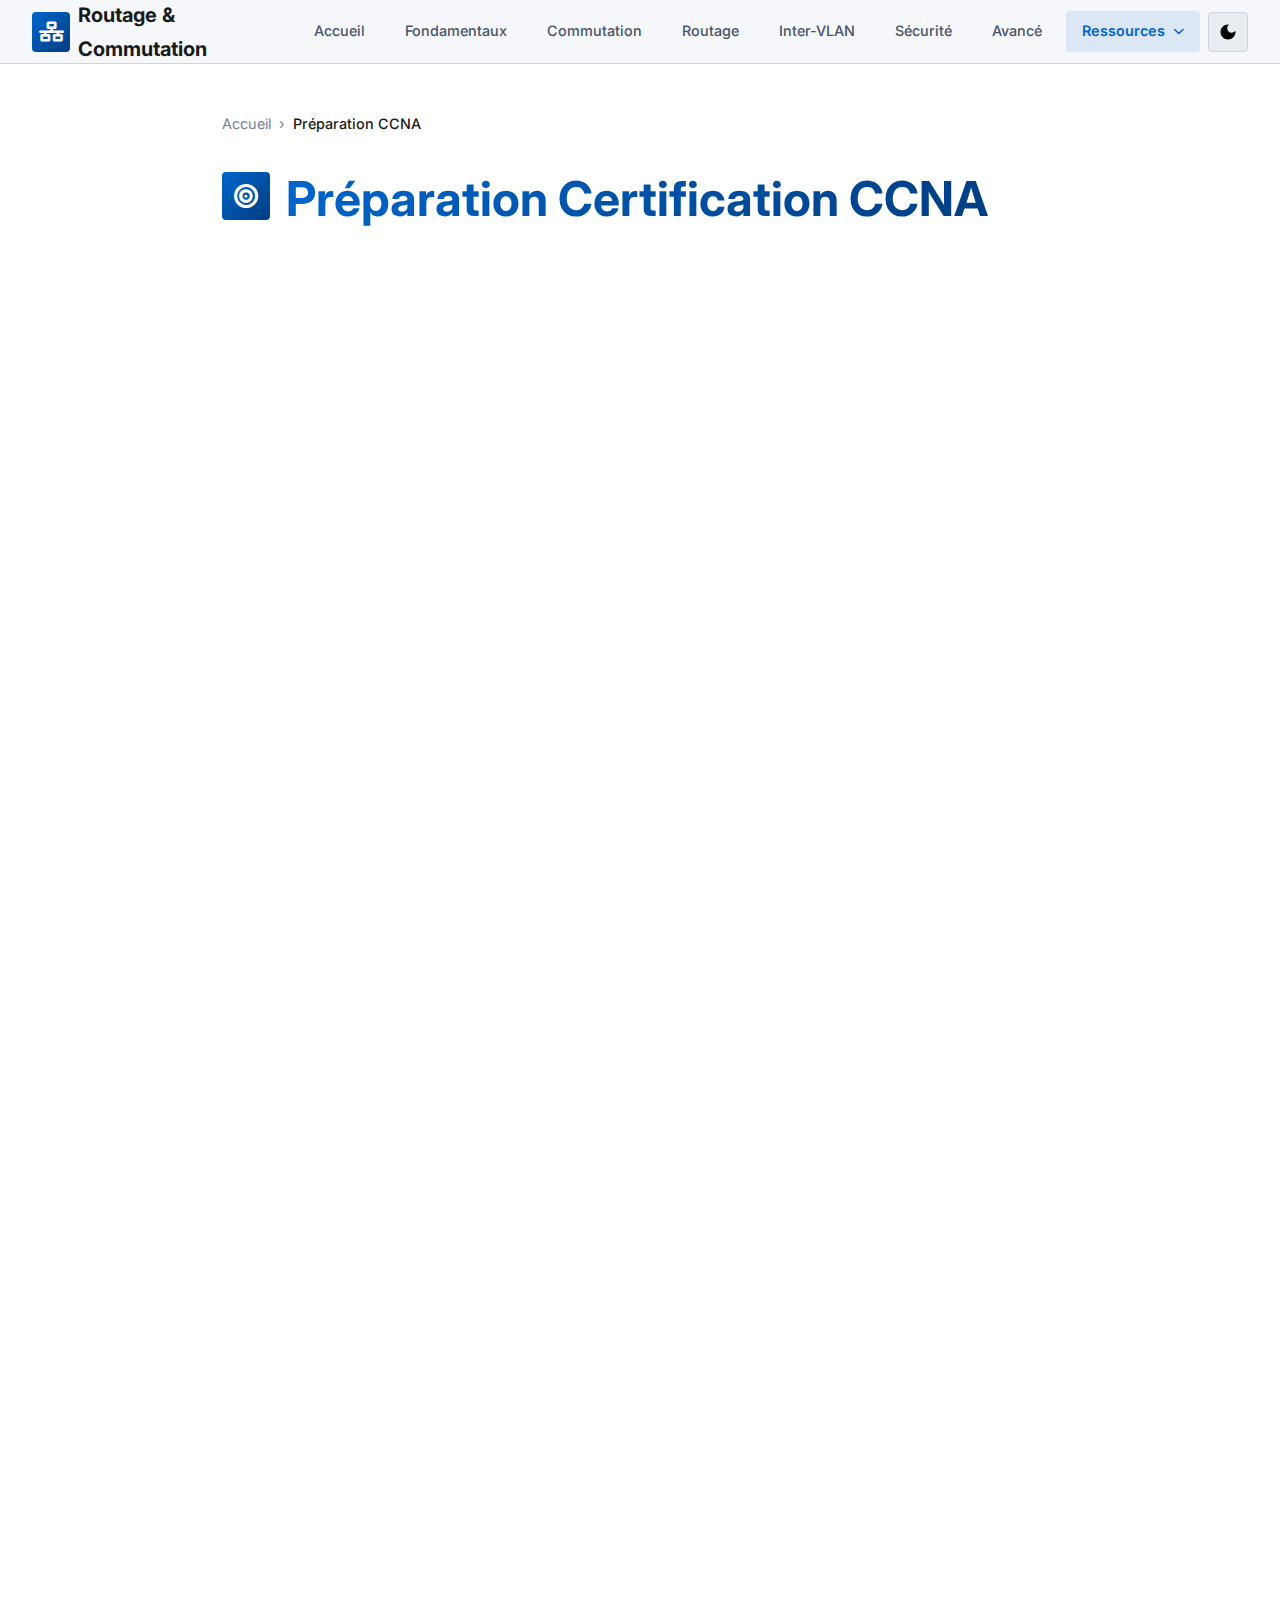
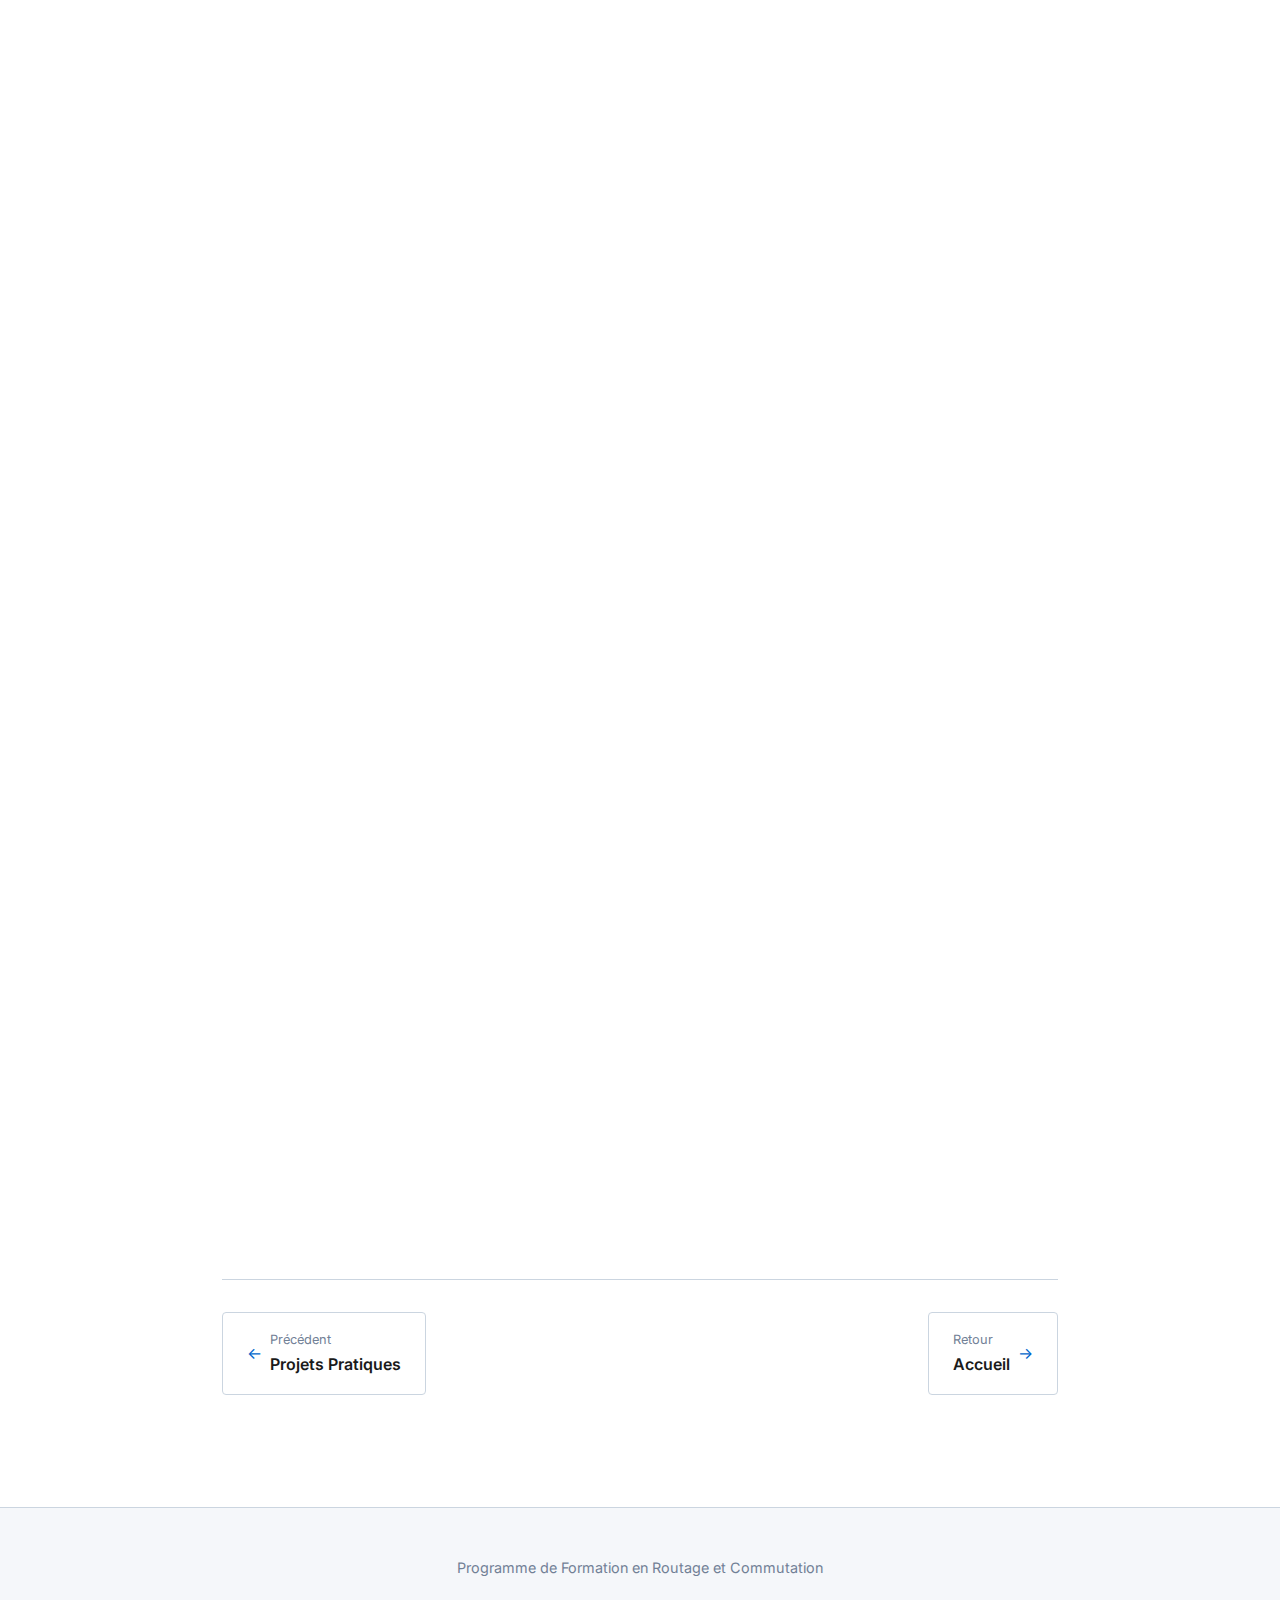
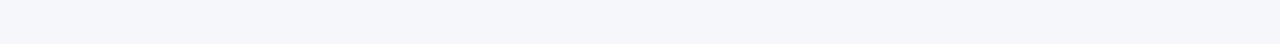
<file: pages/ccna.html>
<!DOCTYPE html>
<html lang="fr">

<head>
    <meta charset="UTF-8">
    <meta name="viewport" content="width=device-width, initial-scale=1.0">
    <title>Préparation CCNA - Routage et Commutation</title>
    <link rel="preconnect" href="https://fonts.googleapis.com">
    <link rel="preconnect" href="https://fonts.gstatic.com" crossorigin>
    <link
        href="https://fonts.googleapis.com/css2?family=Inter:wght@400;500;600;700&family=Fira+Code:wght@400;500&display=swap"
        rel="stylesheet">
    <link rel="stylesheet" href="https://cdnjs.cloudflare.com/ajax/libs/font-awesome/6.4.0/css/all.min.css">
    <link rel="stylesheet" href="../styles/main.css">
</head>

<body>
    <header class="header">
        <div class="header-container">
            <a href="../index.html" class="logo">
                <div class="logo-icon"><i class="fas fa-network-wired"></i></div>
                <span>Routage & Commutation</span>
            </a>
            <nav class="nav">
                <a href="../index.html" class="nav-link">Accueil</a>
                <a href="phase1-fondamentaux.html" class="nav-link">Fondamentaux</a>
                <a href="phase2-commutation.html" class="nav-link">Commutation</a>
                <a href="phase3-routage.html" class="nav-link">Routage</a>
                <a href="phase4-inter-vlan.html" class="nav-link">Inter-VLAN</a>
                <a href="phase5-securite.html" class="nav-link">Sécurité</a>
                <a href="phase6-avance.html" class="nav-link">Avancé</a>
                <div class="nav-item">
                    <a href="ressources.html" class="nav-link active">
                        Ressources <i class="fas fa-chevron-down" style="font-size: 0.7rem;"></i>
                    </a>
                    <div class="dropdown-menu">
                        <a href="projets.html" class="dropdown-item">
                            <i class="fas fa-project-diagram"></i> Projets
                        </a>
                        <a href="ccna.html" class="dropdown-item">
                            <i class="fas fa-graduation-cap"></i> CCNA
                        </a>
                        <a href="ressources.html" class="dropdown-item">
                            <i class="fas fa-book"></i> Voir tout
                        </a>
                    </div>
                </div>
            </nav>
            <div class="header-actions">
                <button class="theme-toggle" aria-label="Changer le thème">
                    <svg class="sun-icon" viewBox="0 0 24 24" fill="currentColor">
                        <path
                            d="M12 7c-2.76 0-5 2.24-5 5s2.24 5 5 5 5-2.24 5-5-2.24-5-5-5zM2 13h2c.55 0 1-.45 1-1s-.45-1-1-1H2c-.55 0-1 .45-1 1s.45 1 1 1zm18 0h2c.55 0 1-.45 1-1s-.45-1-1-1h-2c-.55 0-1 .45-1 1s.45 1 1 1zM11 2v2c0 .55.45 1 1 1s1-.45 1-1V2c0-.55-.45-1-1-1s-1 .45-1 1zm0 18v2c0 .55.45 1 1 1s1-.45 1-1v-2c0-.55-.45-1-1-1s-1 .45-1 1zM5.99 4.58c-.39-.39-1.03-.39-1.41 0-.39.39-.39 1.03 0 1.41l1.06 1.06c.39.39 1.03.39 1.41 0s.39-1.03 0-1.41L5.99 4.58zm12.37 12.37c-.39-.39-1.03-.39-1.41 0-.39.39-.39 1.03 0 1.41l1.06 1.06c.39.39 1.03.39 1.41 0 .39-.39.39-1.03 0-1.41l-1.06-1.06zm1.06-10.96c.39-.39.39-1.03 0-1.41-.39-.39-1.03-.39-1.41 0l-1.06 1.06c-.39.39-.39 1.03 0 1.41s1.03.39 1.41 0l1.06-1.06zM7.05 18.36c.39-.39.39-1.03 0-1.41-.39-.39-1.03-.39-1.41 0l-1.06 1.06c-.39.39-.39 1.03 0 1.41s1.03.39 1.41 0l1.06-1.06z" />
                    </svg>
                    <svg class="moon-icon" viewBox="0 0 24 24" fill="currentColor">
                        <path
                            d="M12 3c-4.97 0-9 4.03-9 9s4.03 9 9 9 9-4.03 9-9c0-.46-.04-.92-.1-1.36-.98 1.37-2.58 2.26-4.4 2.26-2.98 0-5.4-2.42-5.4-5.4 0-1.81.89-3.42 2.26-4.4-.44-.06-.9-.1-1.36-.1z" />
                    </svg>
                </button>
                <button class="mobile-menu-btn" aria-label="Menu">
                    <i class="fas fa-bars"></i>
                </button>
            </div>
        </div>
    </header>

    <main class="main">
        <div class="container container-narrow">
            <nav class="breadcrumb">
                <a href="../index.html">Accueil</a>
                <span class="breadcrumb-separator">›</span>
                <span class="breadcrumb-current">Préparation CCNA</span>
            </nav>

            <div class="section-header">
                <div class="section-icon"><i class="fas fa-bullseye"></i></div>
                <div>
                    <h1 style="margin-top: 0.5rem;">Préparation Certification CCNA</h1>
                </div>
            </div>

            <section class="section">
                <h2>CCNA 200-301</h2>
                <div class="card">
                    <h3>Informations de l'examen</h3>
                    <ul>
                        <li><strong>Durée prépa supplémentaire</strong> : 3-6 mois après ce programme</li>
                        <li><strong>Coût</strong> : ~300 USD</li>
                        <li><strong>Format</strong> : QCM, simulations, drag-and-drop (90-120 min)</li>
                        <li><strong>Score requis</strong> : 825/1000</li>
                        <li><strong>Validité</strong> : 3 ans</li>
                    </ul>
                </div>
            </section>

            <section class="section">
                <h2>Validation des Compétences</h2>

                <h3><i class="fas fa-check-circle" style="color: var(--success);"></i> Niveau Débutant (Semaines 1-8)
                </h3>
                <ol>
                    <li>Calculer des sous-réseaux rapidement sans calculateur</li>
                    <li>Configurer un switch de base avec VLANs</li>
                    <li>Créer un trunk entre deux switches</li>
                    <li>Configurer une route statique</li>
                    <li>Lire et comprendre une table de routage</li>
                </ol>

                <h3><i class="fas fa-check-circle" style="color: var(--success);"></i> Niveau Intermédiaire (Semaines
                    9-16)</h3>
                <ol>
                    <li>Configurer OSPF single-area sans documentation</li>
                    <li>Implémenter le routage inter-VLAN (Router-on-a-Stick)</li>
                    <li>Diagnostiquer un problème en moins de 15 minutes</li>
                    <li>Créer et appliquer des ACLs</li>
                    <li>Optimiser OSPF (timers, priorités, coûts)</li>
                </ol>

                <h3><i class="fas fa-check-circle" style="color: var(--success);"></i> Niveau Avancé (Semaines 17-24)
                </h3>
                <ol>
                    <li>Concevoir une architecture réseau pour PME</li>
                    <li>Configurer OSPF multi-areas</li>
                    <li>Implémenter la redondance (HSRP, EtherChannel)</li>
                    <li>Sécuriser un réseau selon les best practices</li>
                    <li>Troubleshooter des problèmes complexes</li>
                </ol>
            </section>

            <section class="section">
                <h2>Conseils Stratégiques pour l'Examen</h2>
                <div class="card" style="border-left: 4px solid var(--warning);">
                    <h3><i class="fas fa-lightbulb"></i> Tips du Jour J</h3>
                    <ul style="margin: 0;">
                        <li><strong>Pas de retour arrière</strong> : Une fois que vous cliquez sur "Suivant", c'est
                            fini. Validez bien avant d'avancer.</li>
                        <li><strong>Gérez votre temps</strong> : Ne passez pas plus de 10 min sur un lab. Si vous
                            bloquez, configurez ce que vous savez et avancez.</li>
                        <li><strong>Lisez la question À FOND</strong> : Cisco aime les pièges (ex: "choose TWO" ou
                            "except").</li>
                        <li><strong>Subnetting mental</strong> : Vous devez pouvoir faire du subnetting /24 à /30 de
                            tête rapidement.</li>
                        <li><strong>Commandes vitales</strong> : Connaissez par cœur
                            <code>show ip interface brief</code>, <code>show ip route</code>, et <code>show run</code>.
                        </li>
                    </ul>
                </div>
            </section>

            <section class="section">
                <h2>Conseils Dev → Réseau</h2>

                <h3><i class="fas fa-check-circle" style="color: var(--success);"></i> Similitudes à exploiter</h3>
                <ul>
                    <li><strong>Debugging</strong> : Même méthodologie</li>
                    <li><strong>Algorithmes</strong> : OSPF = Dijkstra, RIP = Bellman-Ford</li>
                    <li><strong>Architecture</strong> : VLANs ≈ microservices</li>
                    <li><strong>Logs</strong> : commandes "show" = console.log()</li>
                </ul>

                <h3><i class="fas fa-triangle-exclamation" style="color: var(--warning);"></i> Différences à anticiper
                </h3>
                <ul>
                    <li><strong>Matériel</strong> : Câbles et équipements physiques comptent</li>
                    <li><strong>Propagation</strong> : Changements affectent tout le réseau</li>
                    <li><strong>Temps réel</strong> : Résolution immédiate requise</li>
                    <li><strong>Moins de "undo"</strong> : Prudence en production</li>
                </ul>

                <h3><i class="fas fa-lightbulb" style="color: var(--info);"></i> Astuces</h3>
                <ul>
                    <li>Documentez tout (comme des commentaires)</li>
                    <li>Créez une bibliothèque de configurations</li>
                    <li>Testez toujours dans un lab avant prod</li>
                    <li>Comprenez le "pourquoi" avant le "comment"</li>
                </ul>
            </section>

            <nav class="page-nav">
                <a href="projets.html" class="page-nav-link prev">
                    <span>←</span>
                    <div>
                        <div class="page-nav-label">Précédent</div>
                        <div class="page-nav-title">Projets Pratiques</div>
                    </div>
                </a>
                <a href="../index.html" class="page-nav-link">
                    <div>
                        <div class="page-nav-label">Retour</div>
                        <div class="page-nav-title">Accueil</div>
                    </div>
                    <span>→</span>
                </a>
            </nav>
        </div>
    </main>

    <footer class="footer">
        <div class="footer-content">
            <p class="footer-text">Programme de Formation en Routage et Commutation</p>
        </div>
    </footer>
    <script src="../js/main.js"></script>
</body>

</html>
</file>
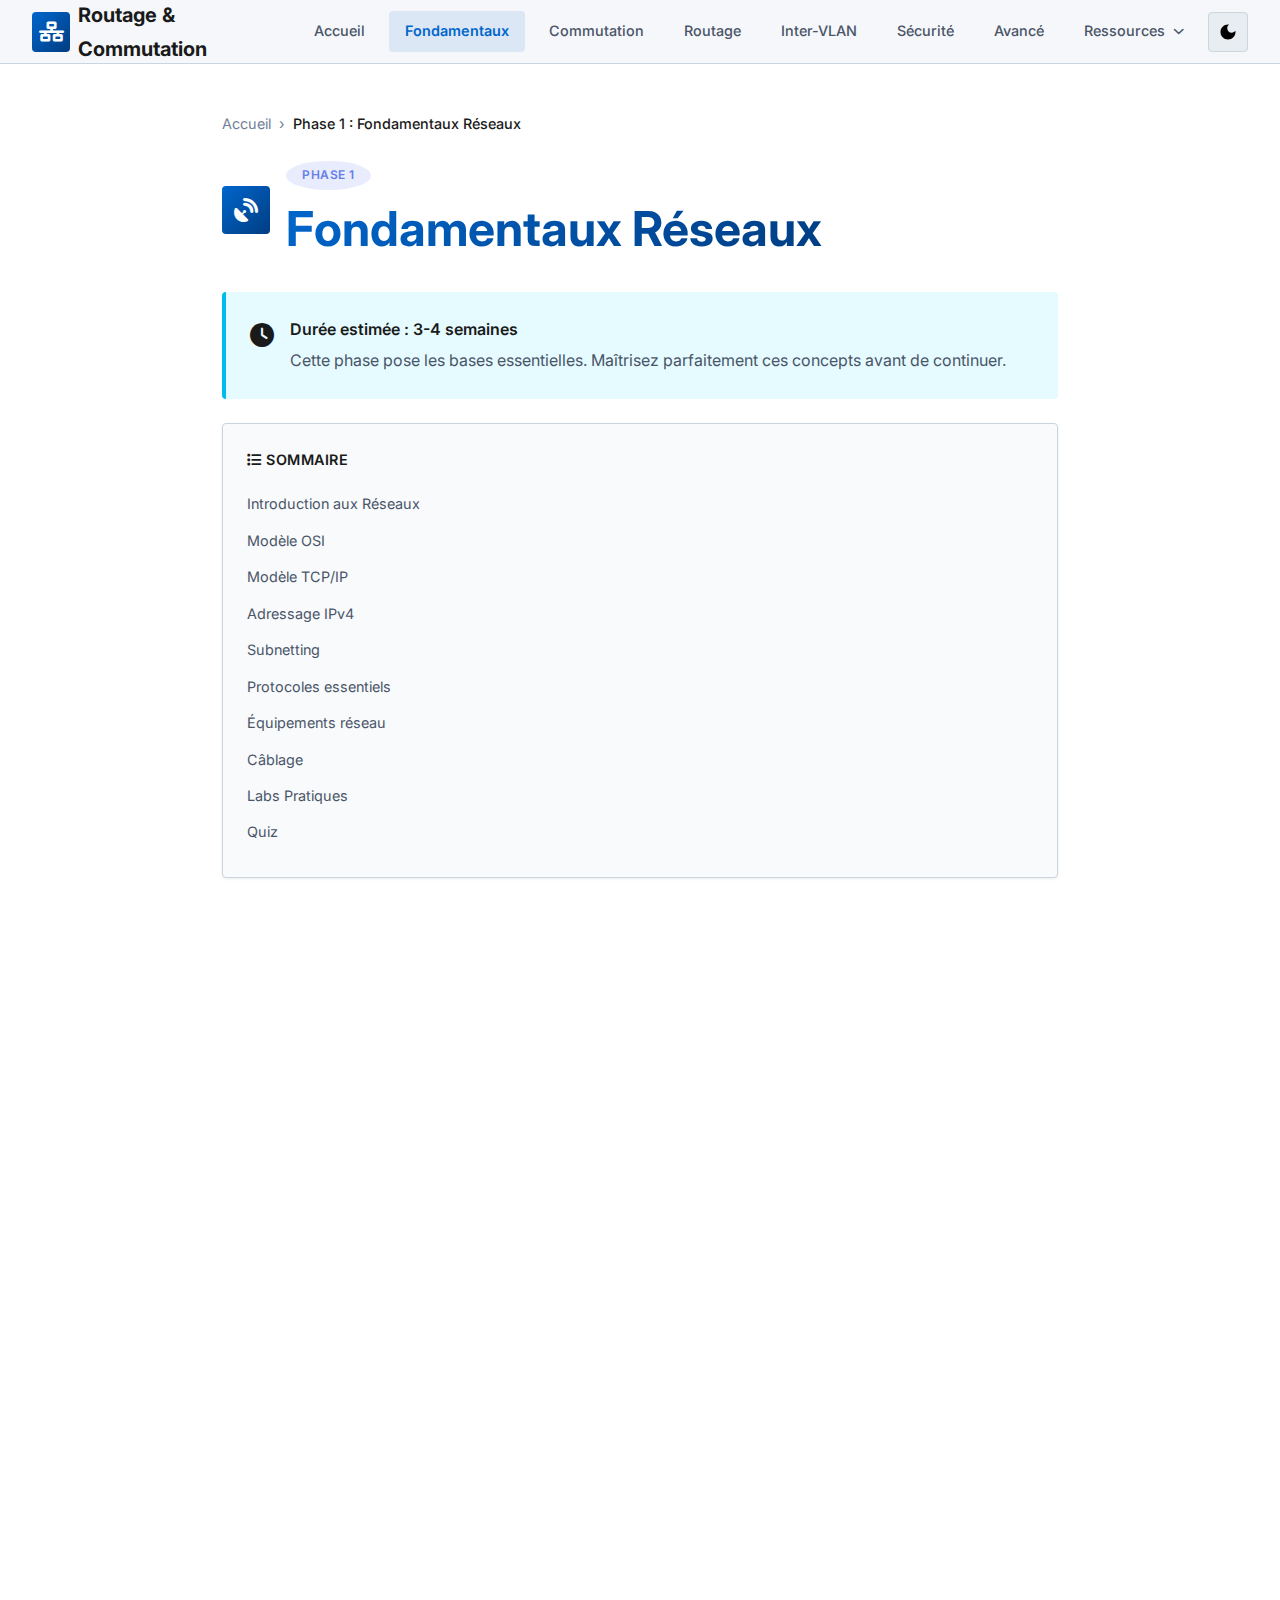
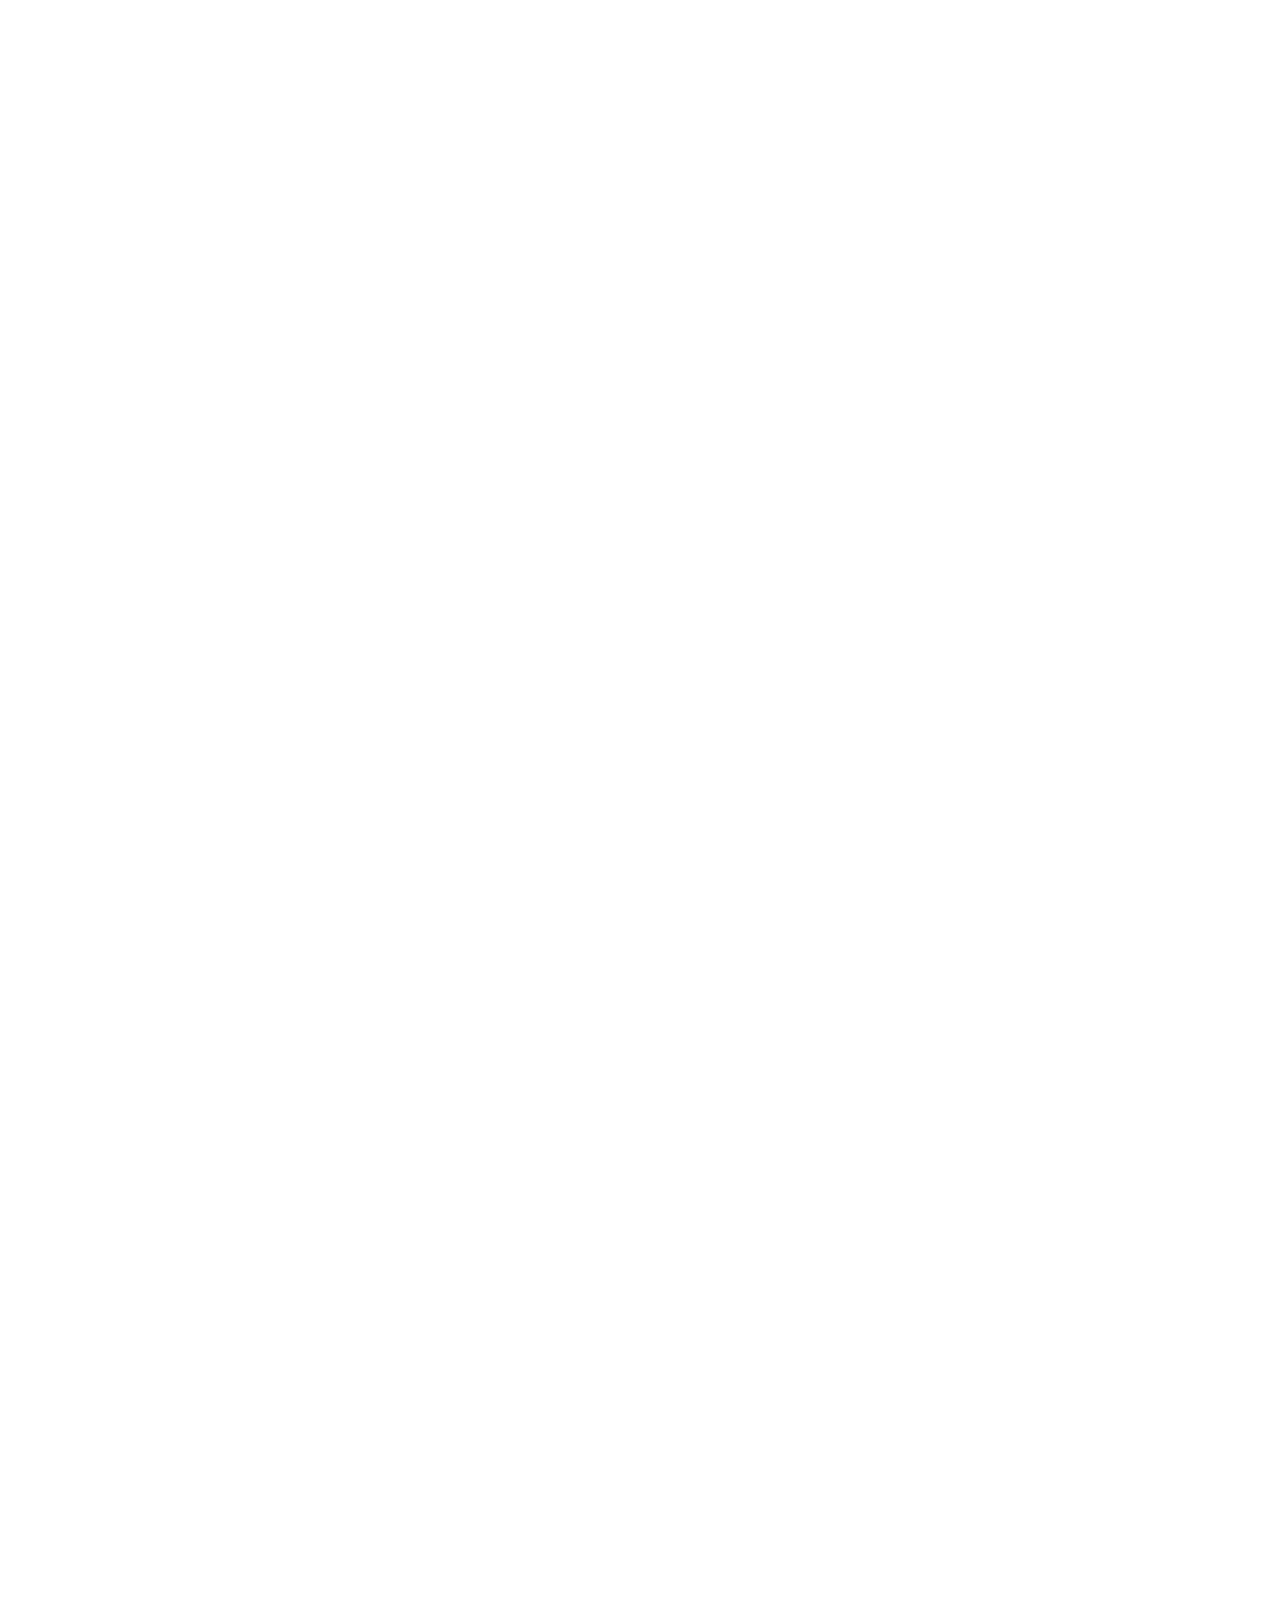
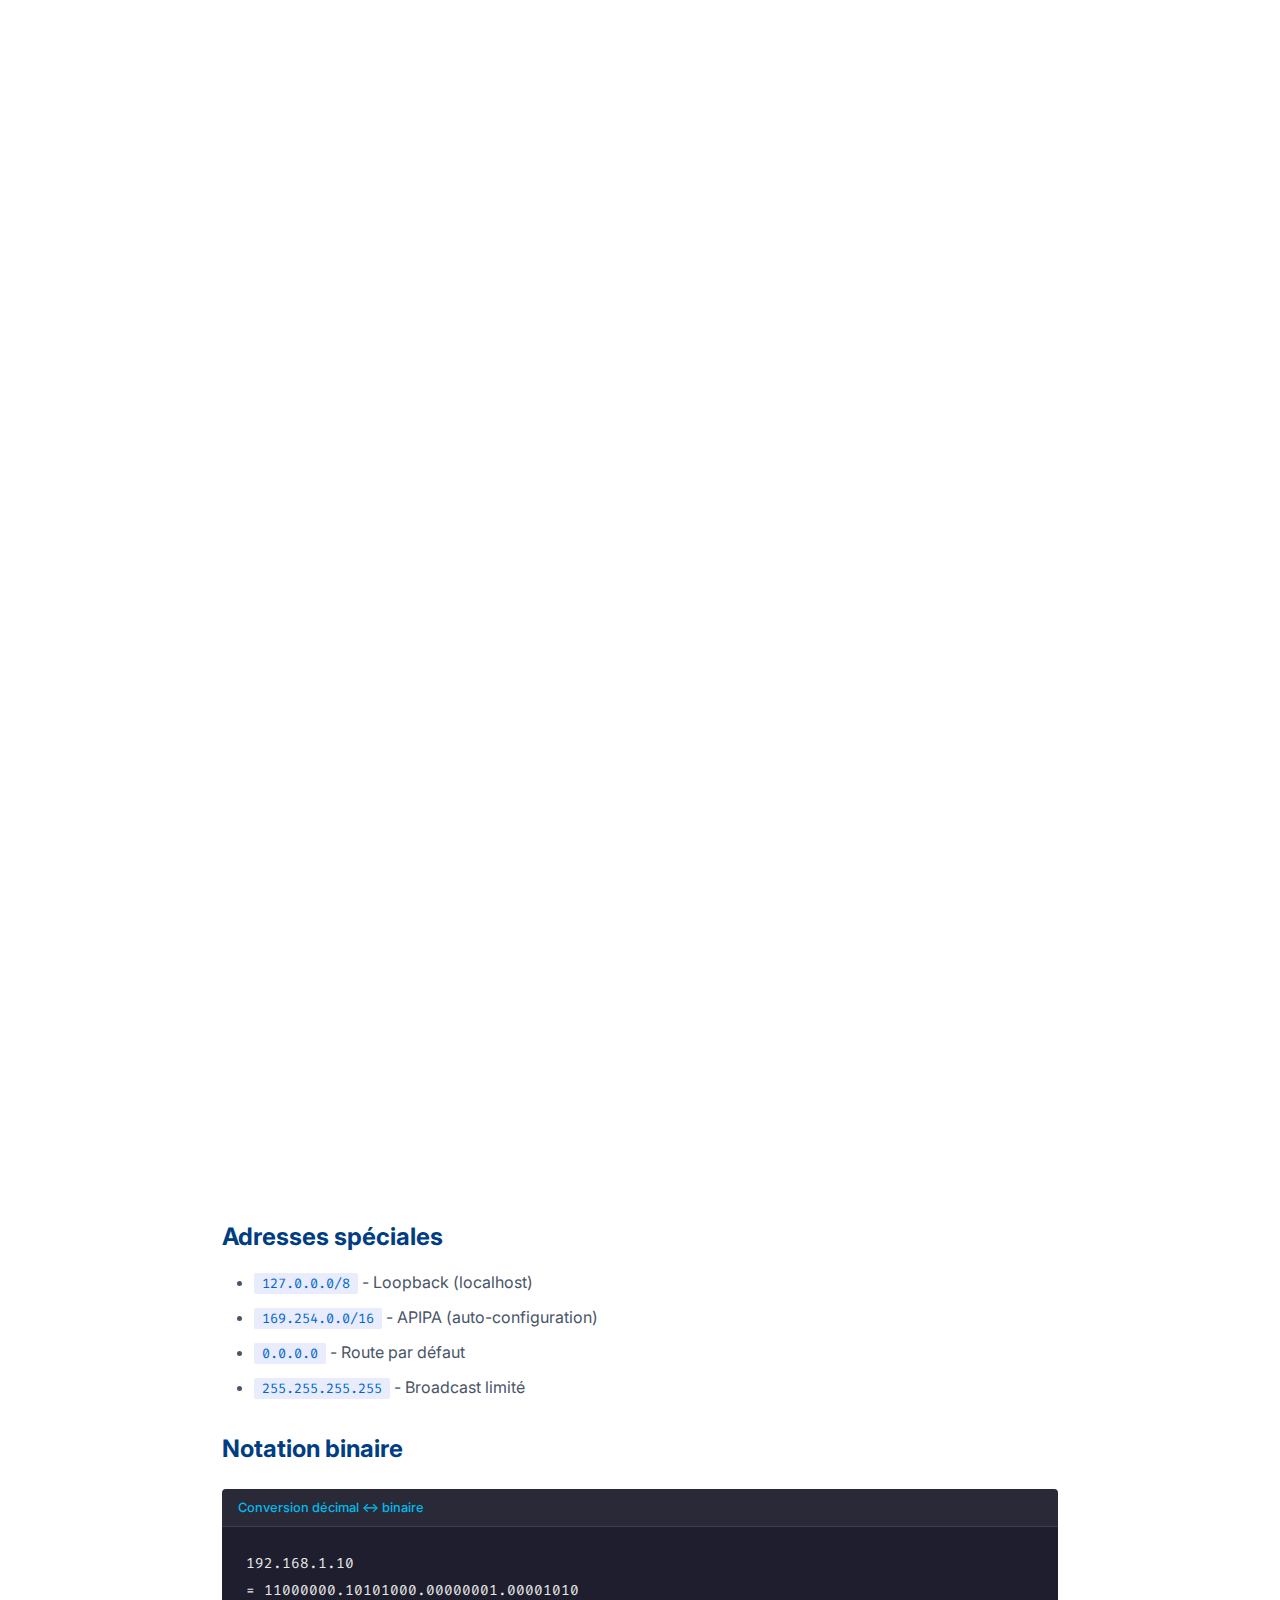
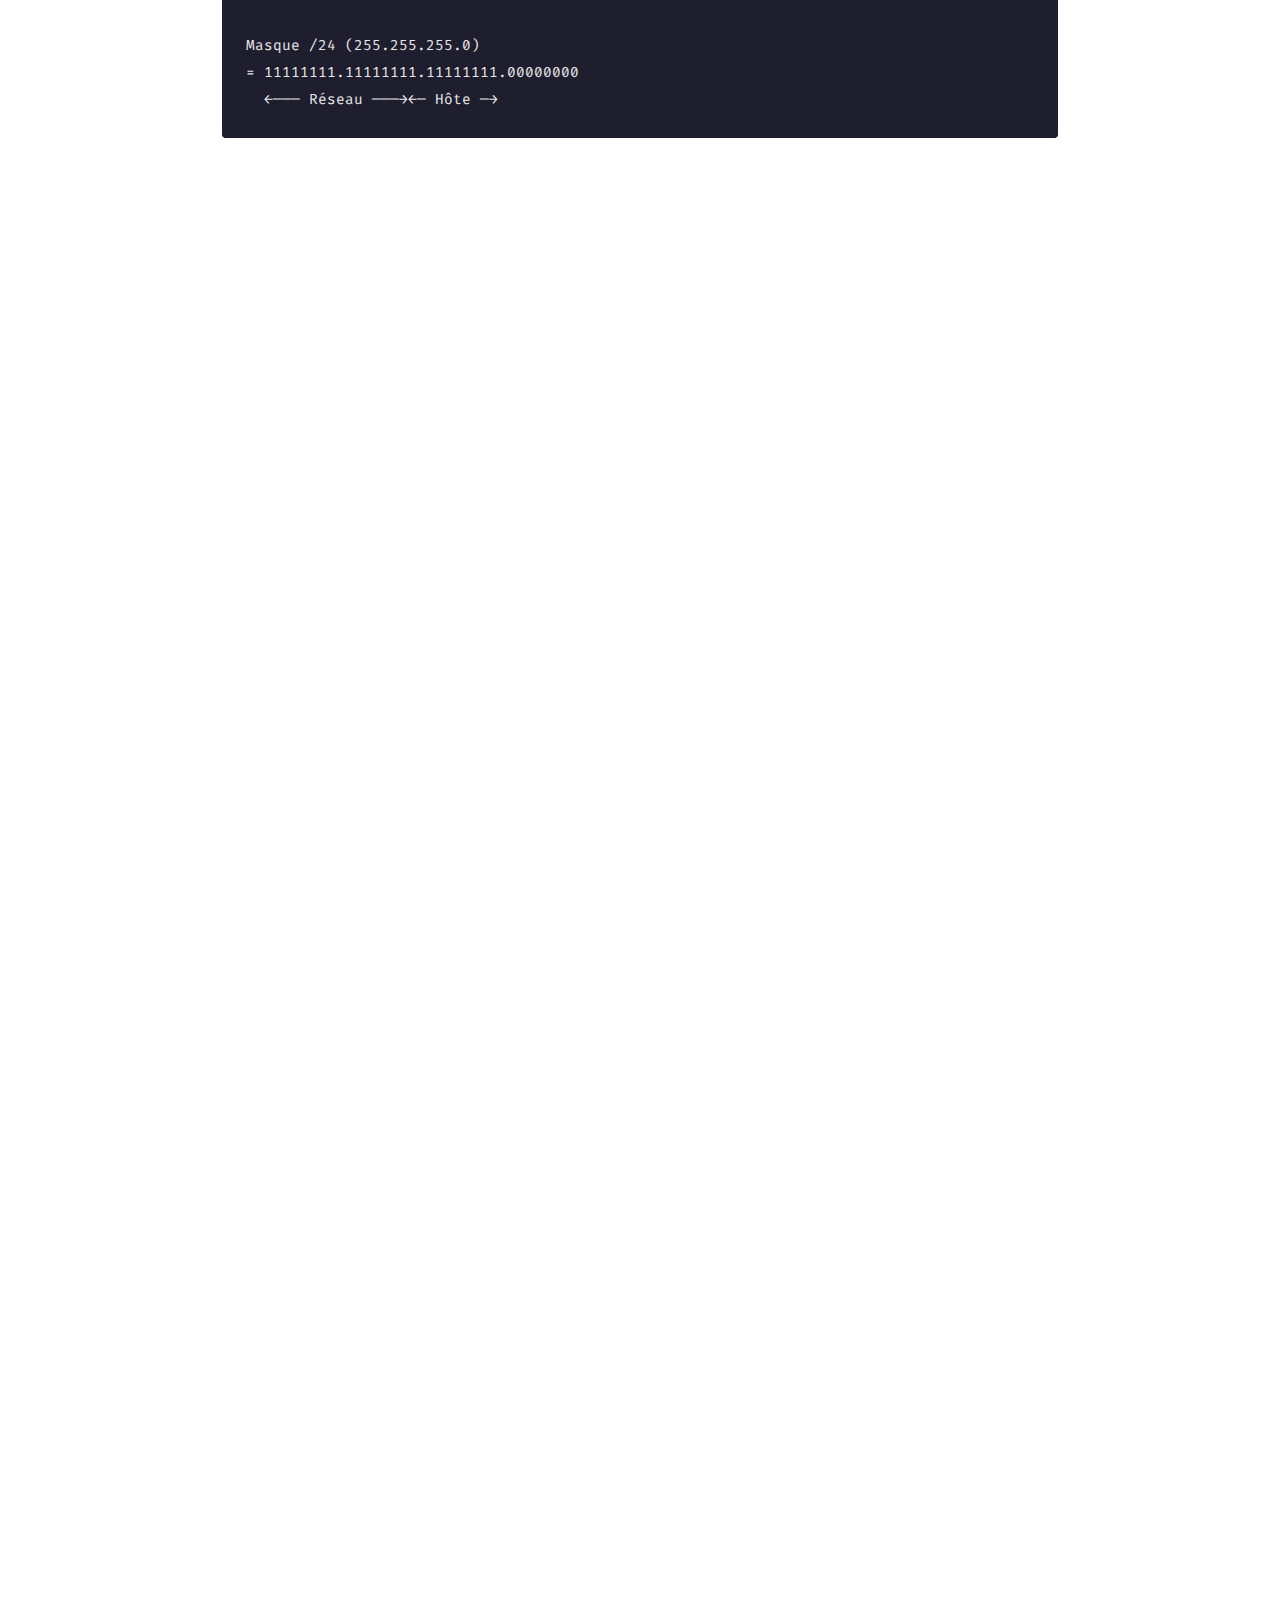
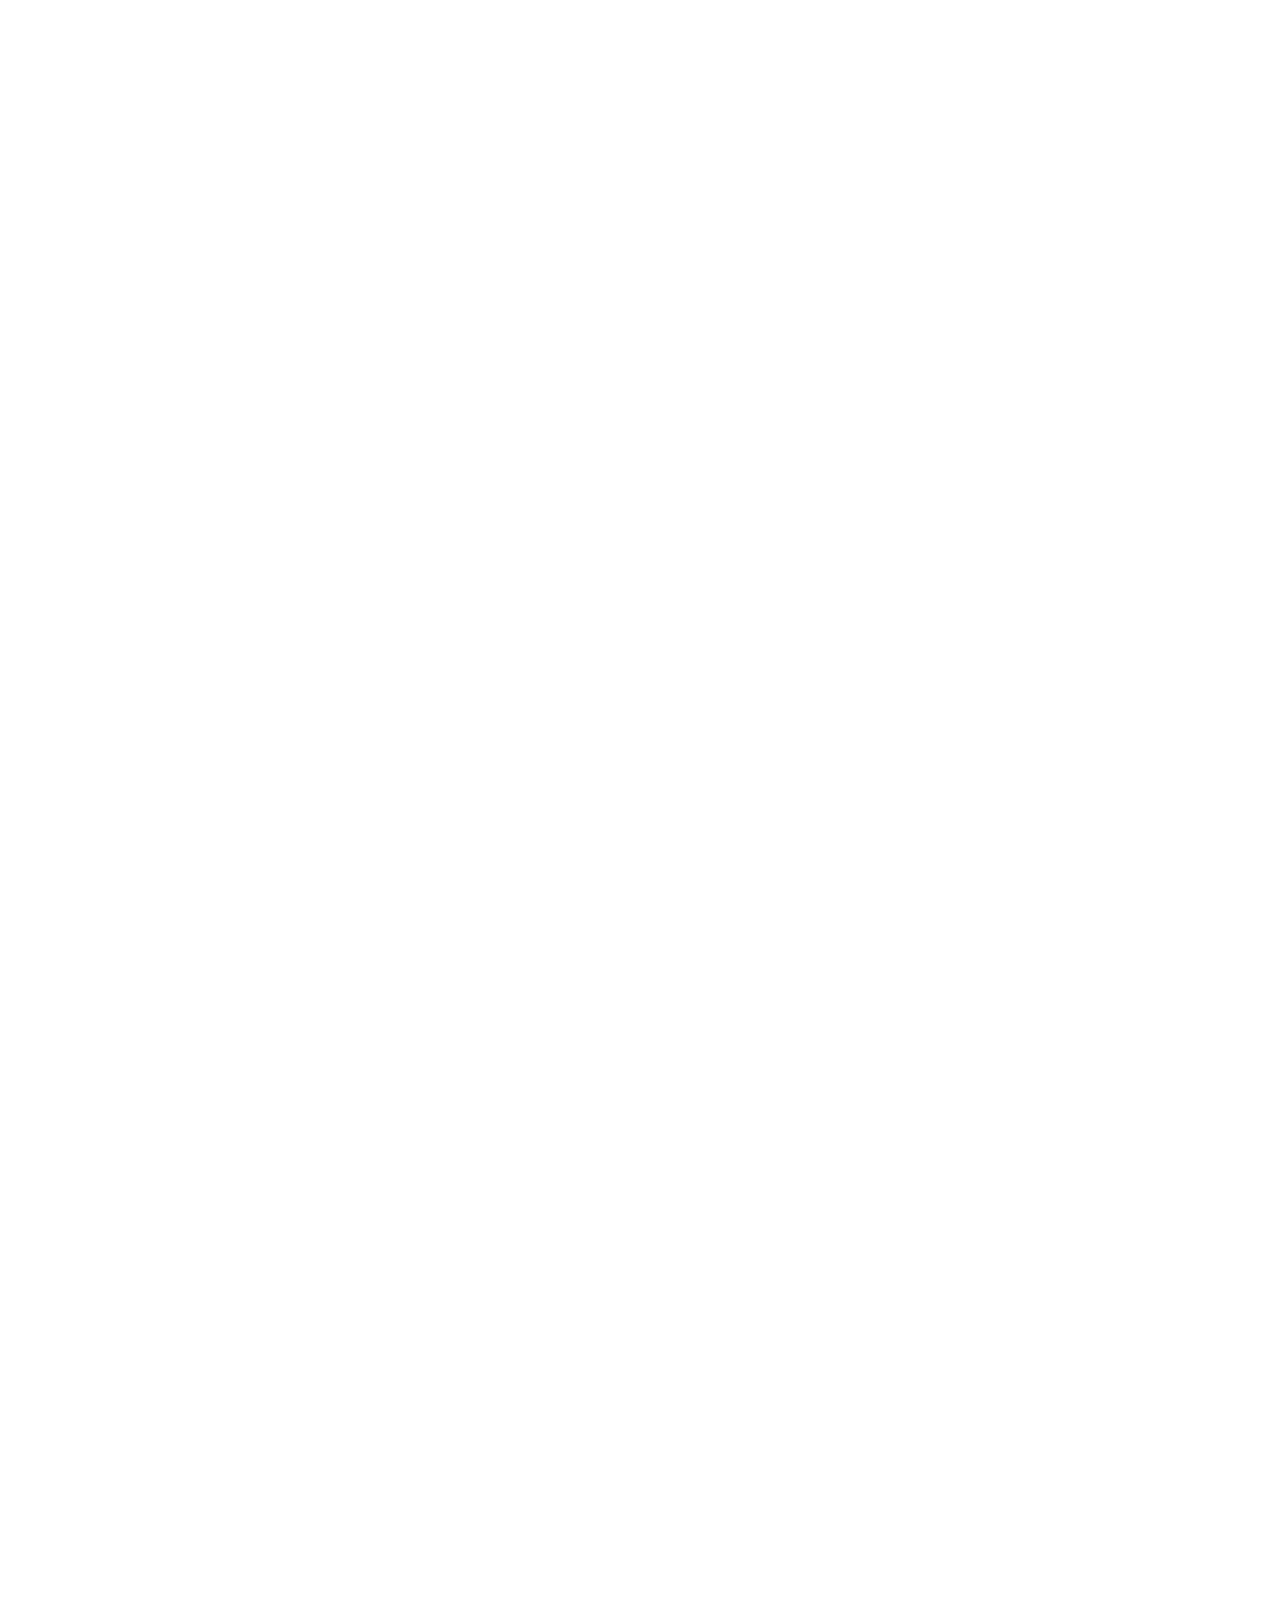
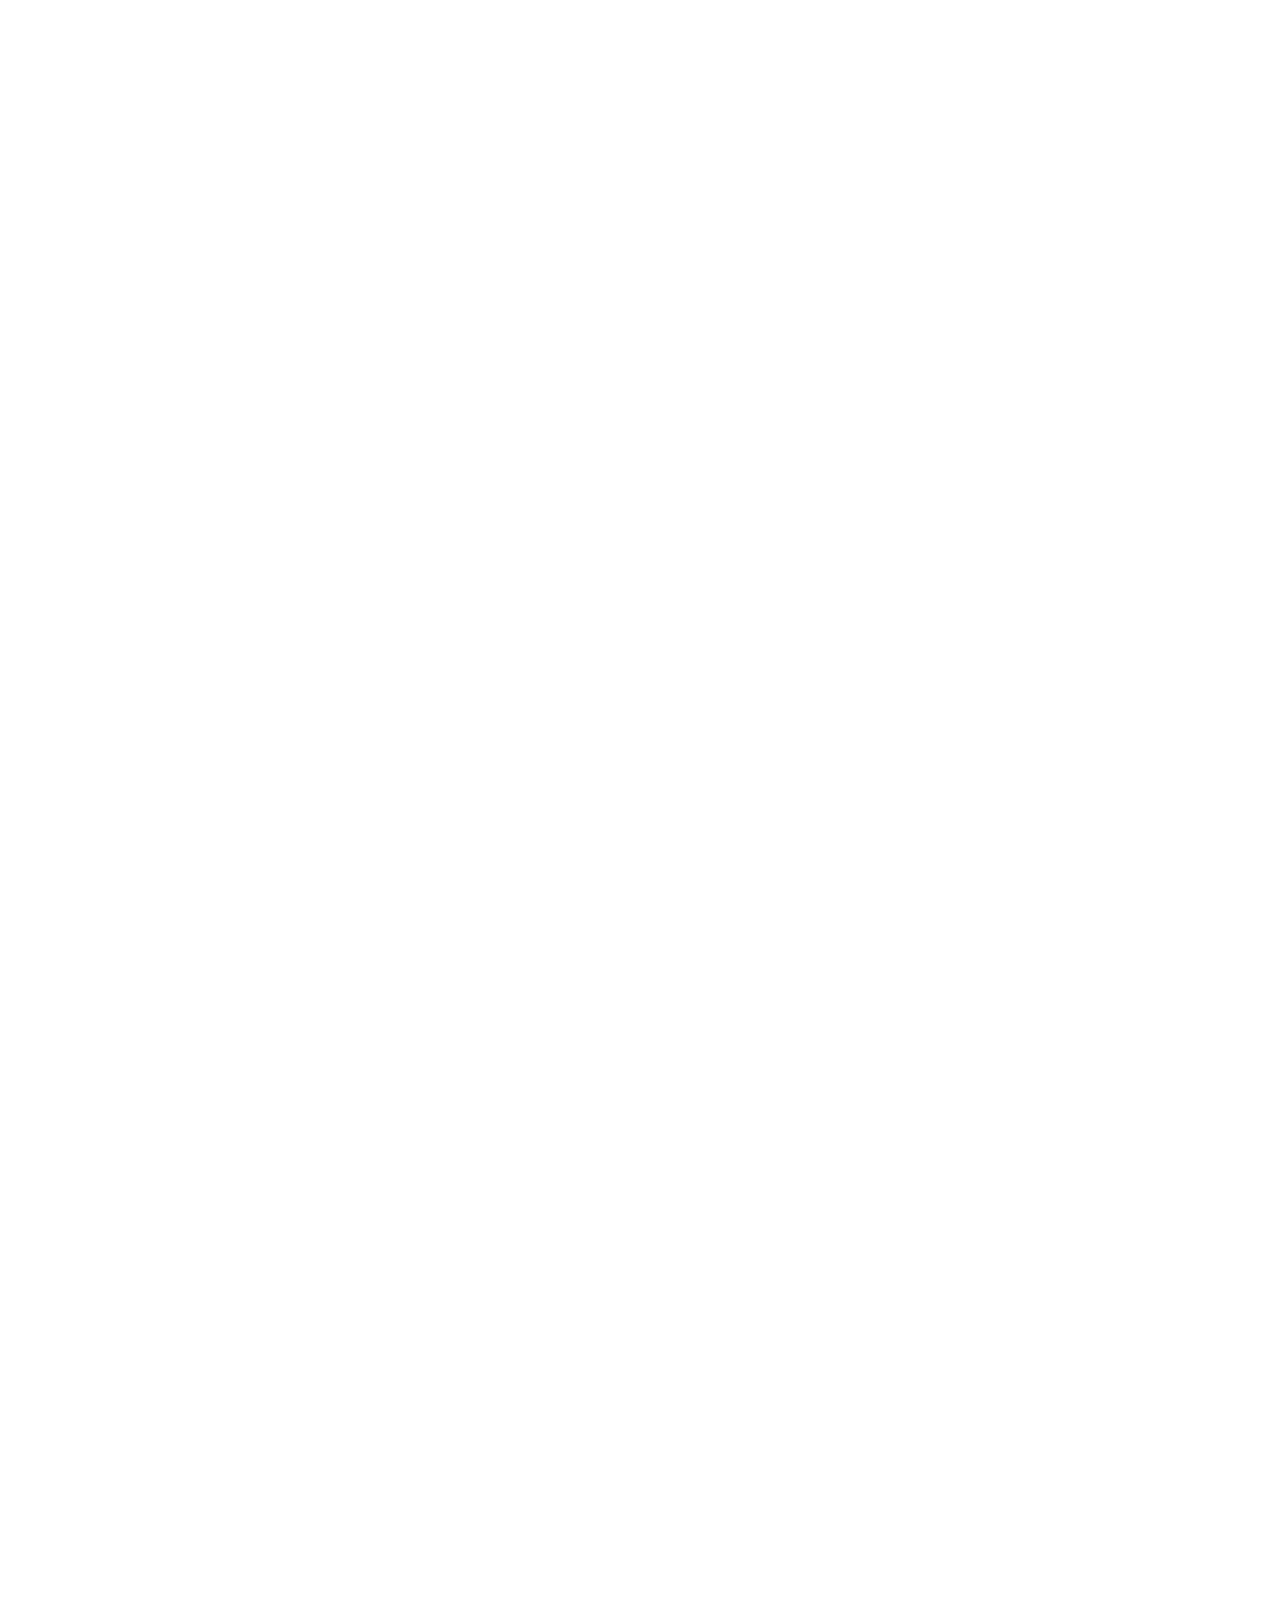
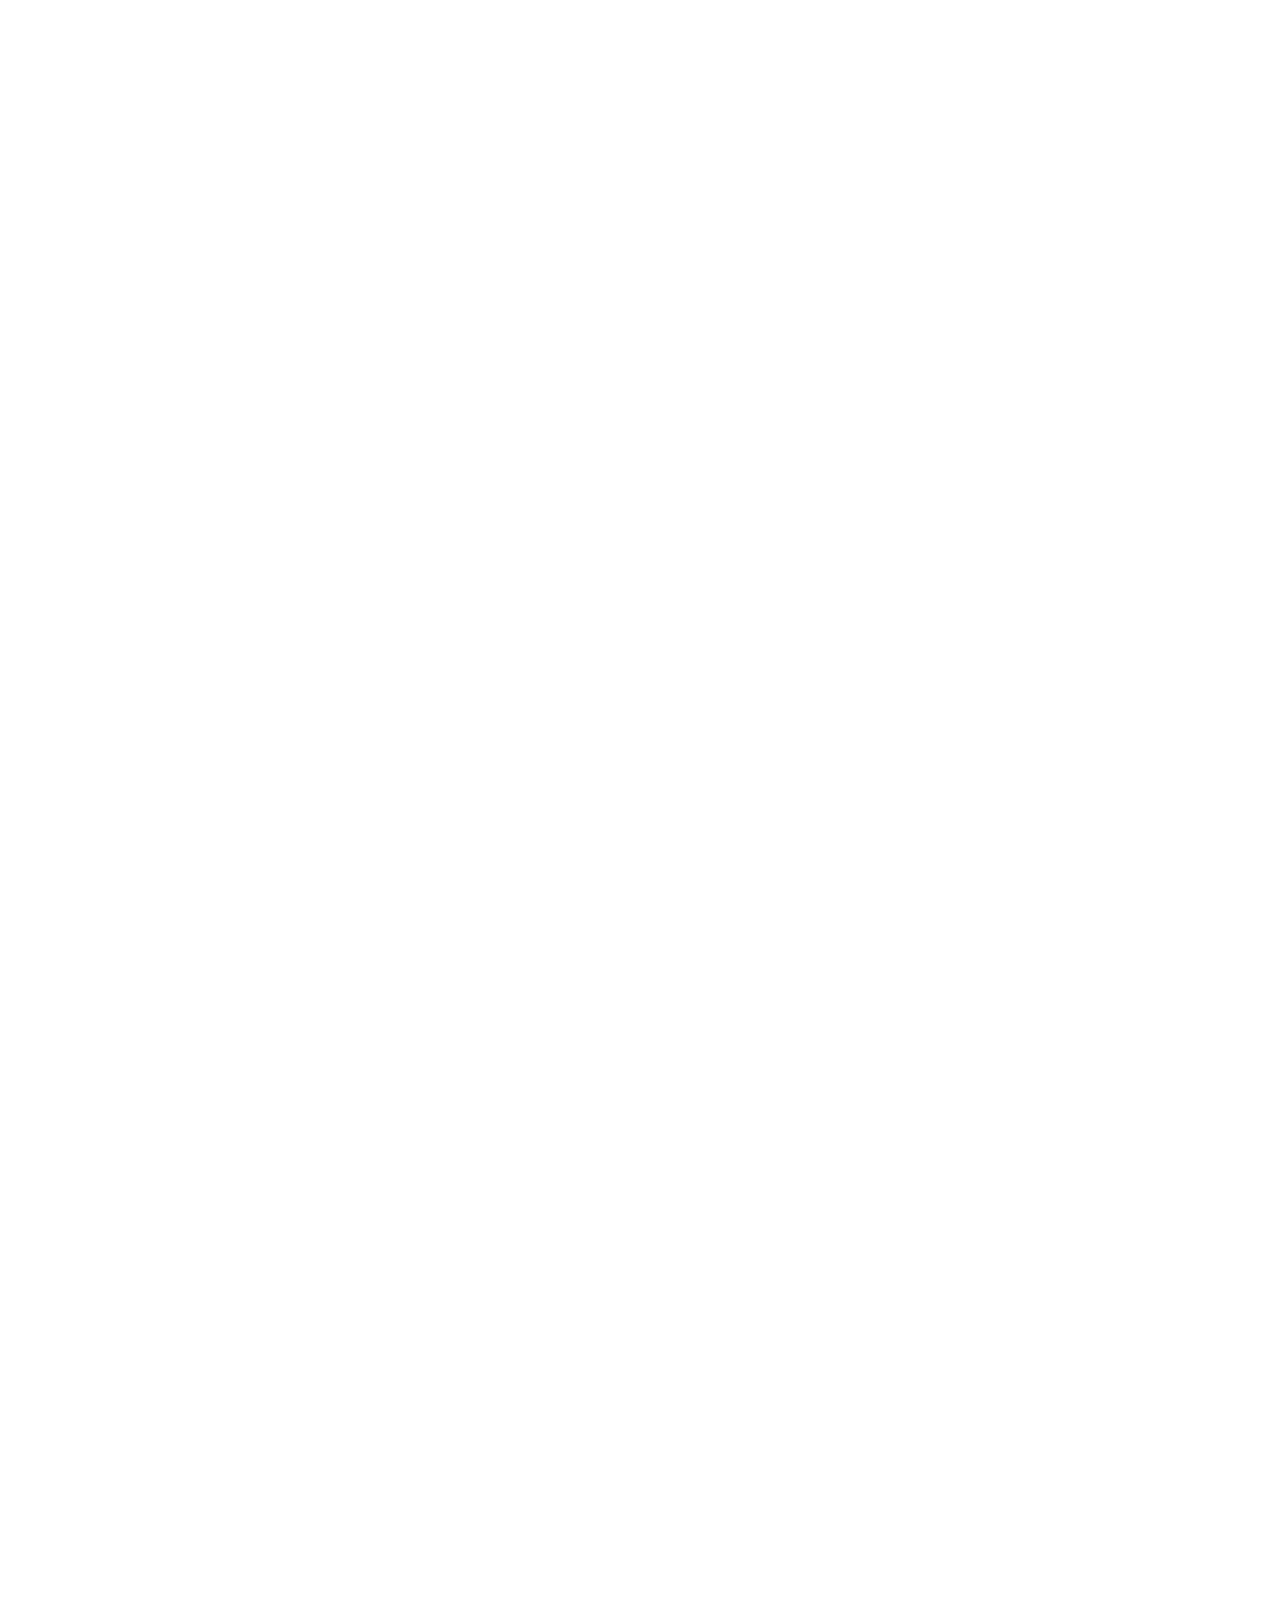
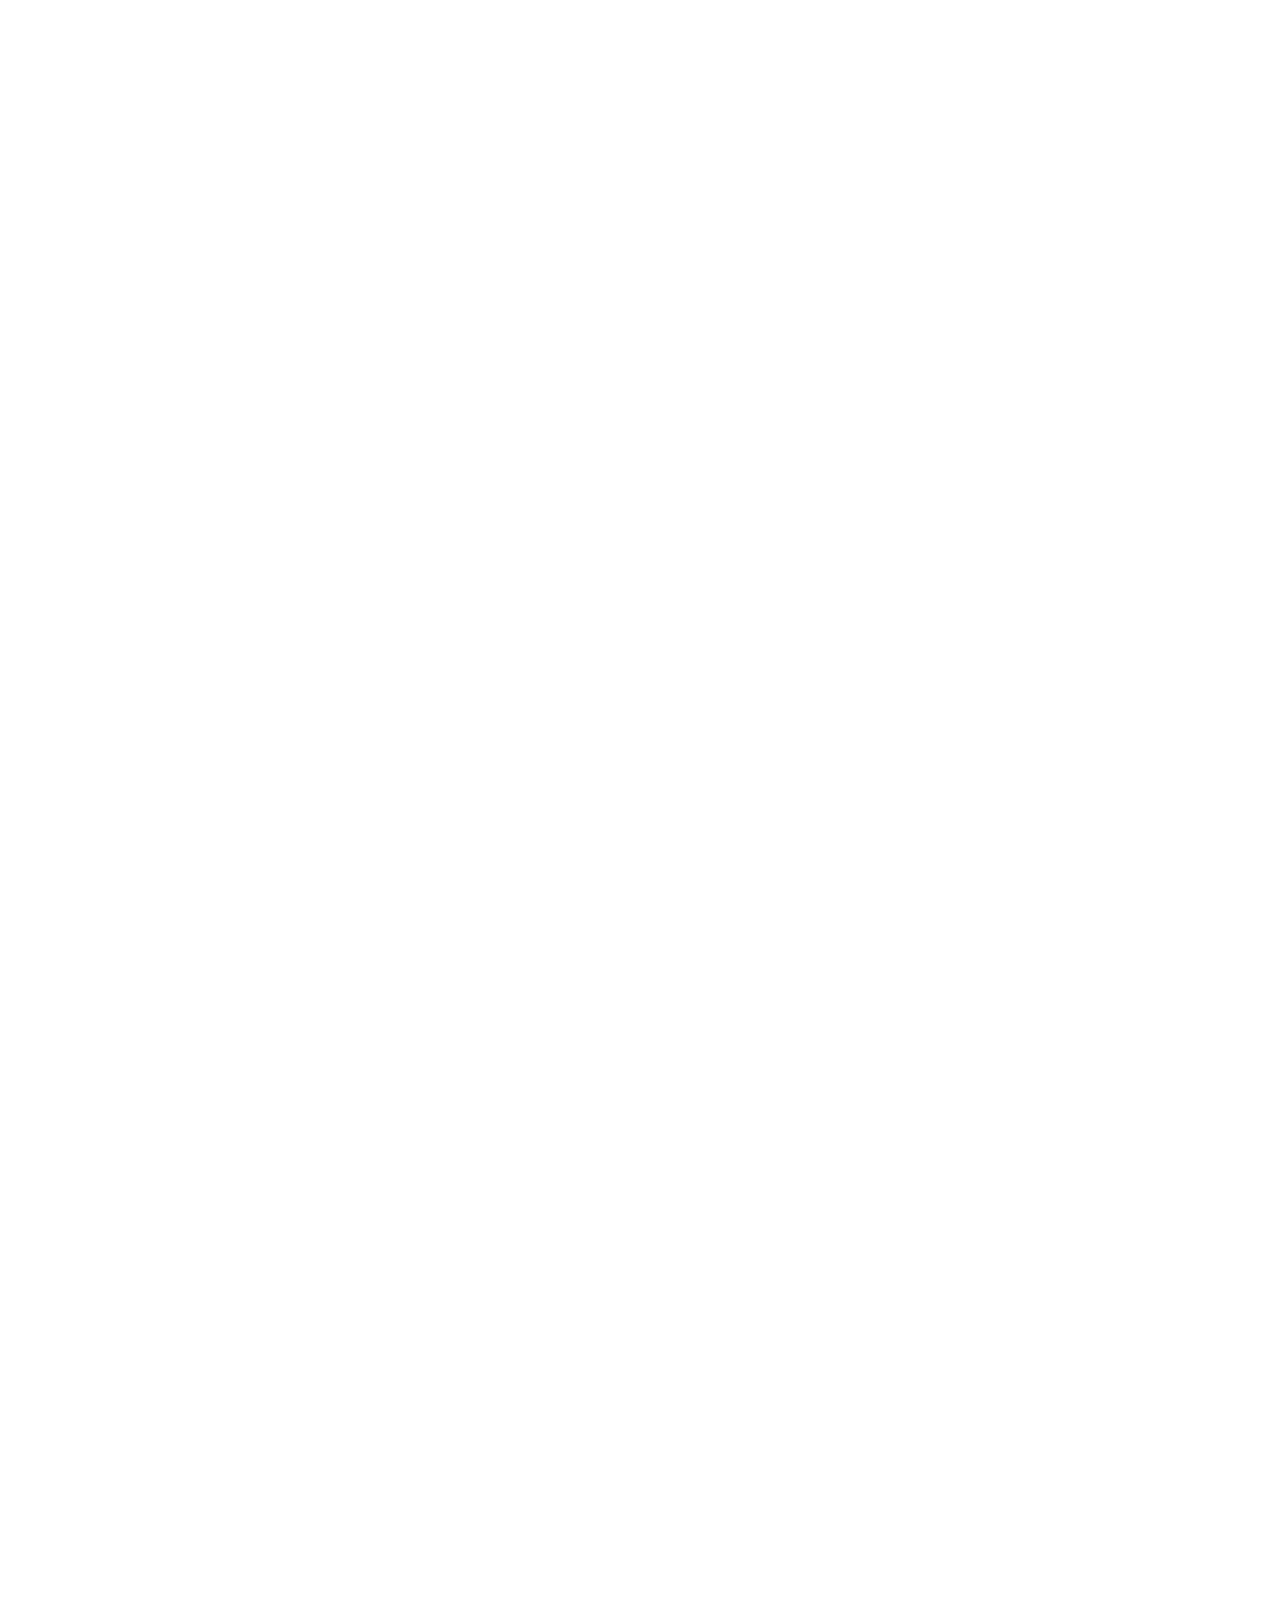
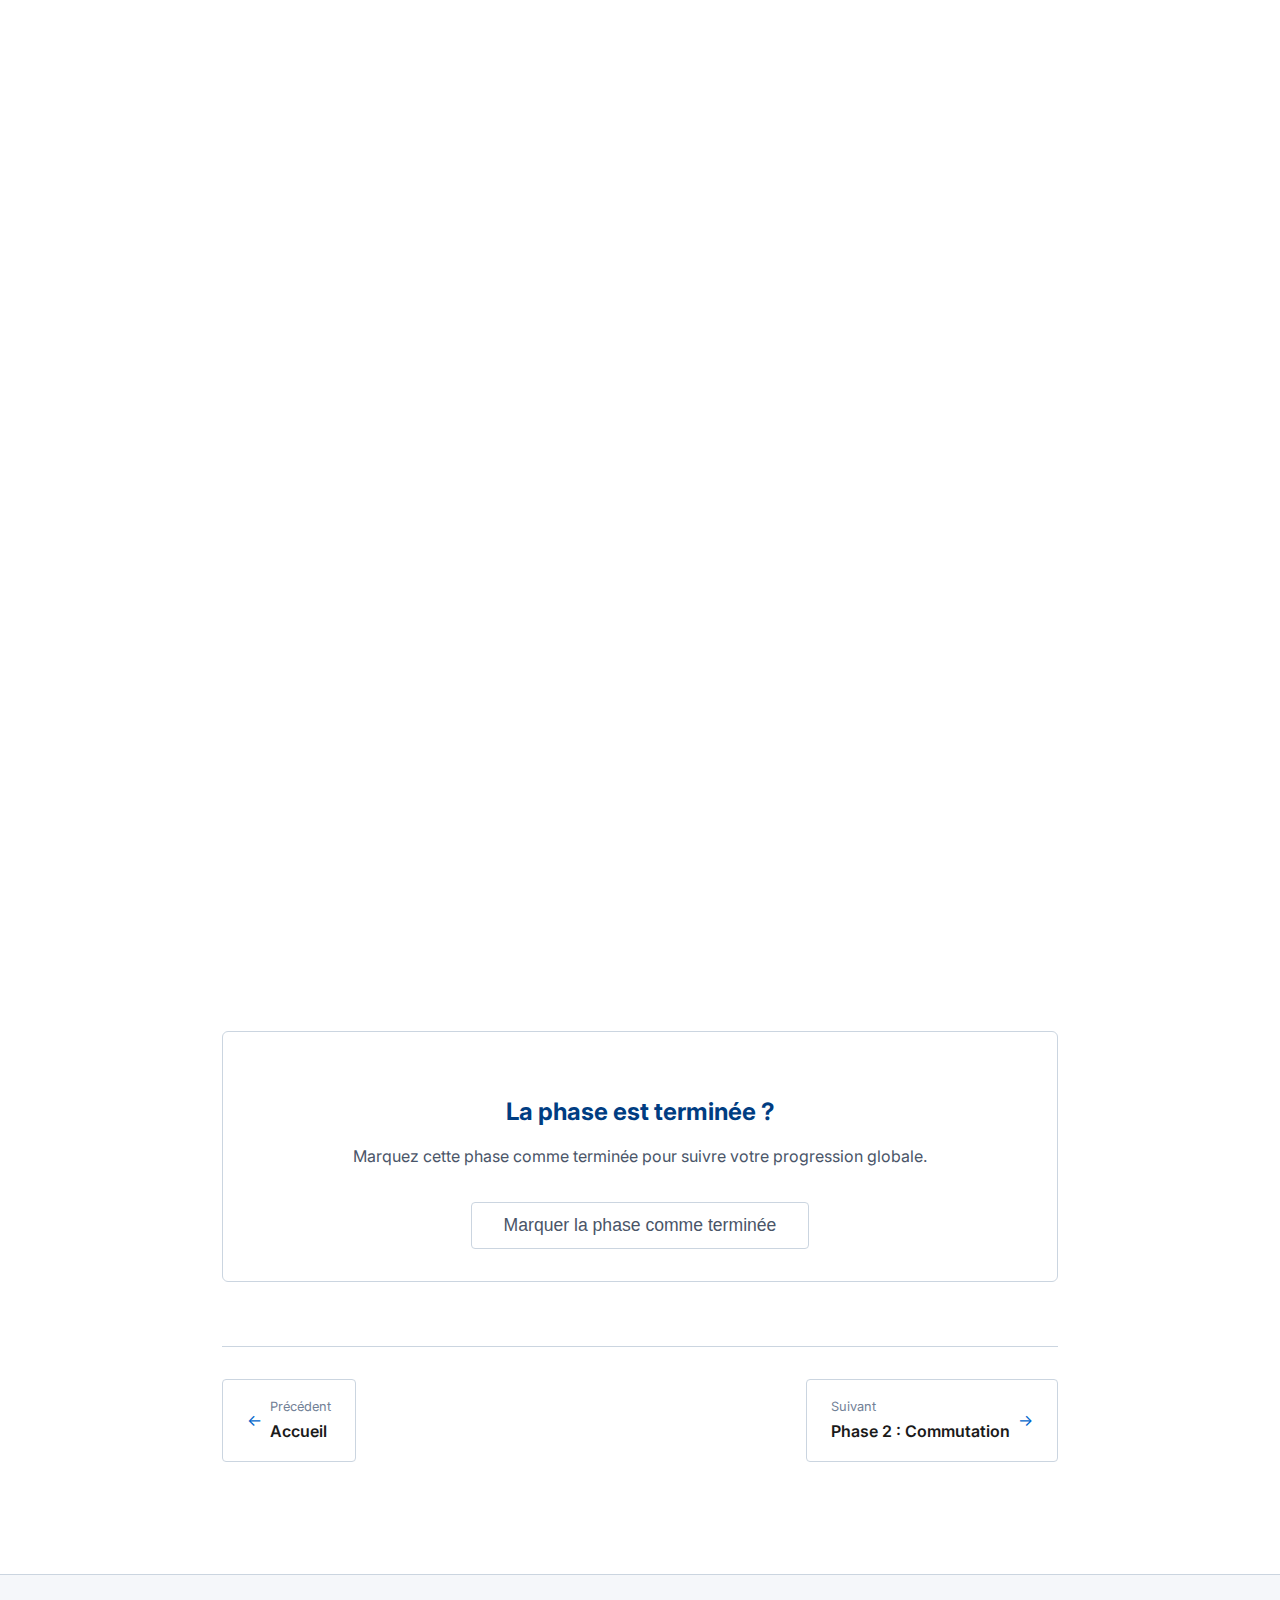
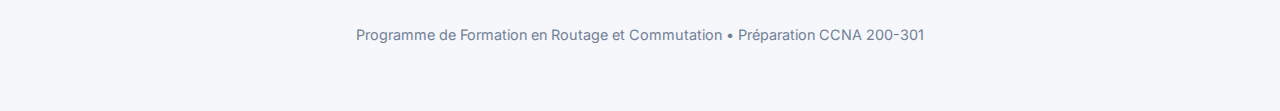
<file: pages/phase1-fondamentaux.html>
<!DOCTYPE html>
<html lang="fr">

<head>
    <meta charset="UTF-8">
    <meta name="viewport" content="width=device-width, initial-scale=1.0">
    <title>Phase 1 : Fondamentaux Réseaux - Routage et Commutation</title>
    <meta name="description"
        content="Apprenez les fondamentaux des réseaux : modèle OSI, TCP/IP, adressage IP, subnetting et protocoles.">
    <link rel="preconnect" href="https://fonts.googleapis.com">
    <link rel="preconnect" href="https://fonts.gstatic.com" crossorigin>
    <link
        href="https://fonts.googleapis.com/css2?family=Inter:wght@400;500;600;700&family=Fira+Code:wght@400;500&display=swap"
        rel="stylesheet">
    <link rel="stylesheet" href="https://cdnjs.cloudflare.com/ajax/libs/font-awesome/6.4.0/css/all.min.css">
    <link rel="stylesheet" href="../styles/main.css">
</head>

<body>
    <header class="header">
        <div class="header-container">
            <a href="../index.html" class="logo">
                <div class="logo-icon"><i class="fas fa-network-wired"></i></div>
                <span>Routage & Commutation</span>
            </a>
            <nav class="nav">
                <a href="../index.html" class="nav-link">Accueil</a>
                <a href="phase1-fondamentaux.html" class="nav-link active">Fondamentaux</a>
                <a href="phase2-commutation.html" class="nav-link">Commutation</a>
                <a href="phase3-routage.html" class="nav-link">Routage</a>
                <a href="phase4-inter-vlan.html" class="nav-link">Inter-VLAN</a>
                <a href="phase5-securite.html" class="nav-link">Sécurité</a>
                <a href="phase6-avance.html" class="nav-link">Avancé</a>
                <div class="nav-item">
                    <a href="ressources.html" class="nav-link">
                        Ressources <i class="fas fa-chevron-down" style="font-size: 0.7rem;"></i>
                    </a>
                    <div class="dropdown-menu">
                        <a href="projets.html" class="dropdown-item">
                            <i class="fas fa-project-diagram"></i> Projets
                        </a>
                        <a href="ccna.html" class="dropdown-item">
                            <i class="fas fa-graduation-cap"></i> CCNA
                        </a>
                        <a href="ressources.html" class="dropdown-item">
                            <i class="fas fa-book"></i> Voir tout
                        </a>
                    </div>
                </div>
            </nav>
            <div class="header-actions">
                <button class="theme-toggle" aria-label="Changer le thème">
                    <svg class="sun-icon" viewBox="0 0 24 24" fill="currentColor">
                        <path
                            d="M12 7c-2.76 0-5 2.24-5 5s2.24 5 5 5 5-2.24 5-5-2.24-5-5-5zM2 13h2c.55 0 1-.45 1-1s-.45-1-1-1H2c-.55 0-1 .45-1 1s.45 1 1 1zm18 0h2c.55 0 1-.45 1-1s-.45-1-1-1h-2c-.55 0-1 .45-1 1s.45 1 1 1zM11 2v2c0 .55.45 1 1 1s1-.45 1-1V2c0-.55-.45-1-1-1s-1 .45-1 1zm0 18v2c0 .55.45 1 1 1s1-.45 1-1v-2c0-.55-.45-1-1-1s-1 .45-1 1zM5.99 4.58c-.39-.39-1.03-.39-1.41 0-.39.39-.39 1.03 0 1.41l1.06 1.06c.39.39 1.03.39 1.41 0s.39-1.03 0-1.41L5.99 4.58zm12.37 12.37c-.39-.39-1.03-.39-1.41 0-.39.39-.39 1.03 0 1.41l1.06 1.06c.39.39 1.03.39 1.41 0 .39-.39.39-1.03 0-1.41l-1.06-1.06zm1.06-10.96c.39-.39.39-1.03 0-1.41-.39-.39-1.03-.39-1.41 0l-1.06 1.06c-.39.39-.39 1.03 0 1.41s1.03.39 1.41 0l1.06-1.06zM7.05 18.36c.39-.39.39-1.03 0-1.41-.39-.39-1.03-.39-1.41 0l-1.06 1.06c-.39.39-.39 1.03 0 1.41s1.03.39 1.41 0l1.06-1.06z" />
                    </svg>
                    <svg class="moon-icon" viewBox="0 0 24 24" fill="currentColor">
                        <path
                            d="M12 3c-4.97 0-9 4.03-9 9s4.03 9 9 9 9-4.03 9-9c0-.46-.04-.92-.1-1.36-.98 1.37-2.58 2.26-4.4 2.26-2.98 0-5.4-2.42-5.4-5.4 0-1.81.89-3.42 2.26-4.4-.44-.06-.9-.1-1.36-.1z" />
                    </svg>
                </button>
                <button class="mobile-menu-btn" aria-label="Menu">
                    <i class="fas fa-bars"></i>
                </button>
            </div>
        </div>
    </header>

    <main class="main">
        <div class="container container-narrow">
            <nav class="breadcrumb">
                <a href="../index.html">Accueil</a>
                <span class="breadcrumb-separator">›</span>
                <span class="breadcrumb-current">Phase 1 : Fondamentaux Réseaux</span>
            </nav>

            <div class="section-header">
                <div class="section-icon"><i class="fas fa-satellite-dish"></i></div>
                <div>
                    <span class="phase-badge" style="background: rgba(102, 126, 234, 0.15); color: #667eea;">Phase
                        1</span>
                    <h1 style="margin-top: 0.5rem;">Fondamentaux Réseaux</h1>
                </div>

            </div>

            <div class="alert alert-info">
                <div class="alert-icon"><i class="fas fa-clock"></i></div>
                <div class="alert-content">
                    <div class="alert-title">Durée estimée : 3-4 semaines</div>
                    <p style="margin: 0;">Cette phase pose les bases essentielles. Maîtrisez parfaitement ces concepts
                        avant de continuer.</p>
                </div>
            </div>

            <div class="toc">
                <div class="toc-title"><i class="fas fa-list"></i> Sommaire</div>
                <ul class="toc-list">
                    <li><a href="#introduction">Introduction aux Réseaux</a></li>
                    <li><a href="#modele-osi">Modèle OSI</a></li>
                    <li><a href="#modele-tcpip">Modèle TCP/IP</a></li>
                    <li><a href="#adressage-ip">Adressage IPv4</a></li>
                    <li><a href="#subnetting">Subnetting</a></li>
                    <li><a href="#protocoles">Protocoles essentiels</a></li>
                    <li><a href="#equipements">Équipements réseau</a></li>
                    <li><a href="#cables">Câblage</a></li>
                    <li><a href="#labs">Labs Pratiques</a></li>
                    <li><a href="#quiz">Quiz</a></li>
                </ul>
            </div>

            <!-- Introduction -->
            <section class="section" id="introduction">
                <h2>Introduction aux Réseaux</h2>
                <p>Un <strong>réseau informatique</strong> est un ensemble d'équipements interconnectés qui partagent
                    des ressources et échangent des données.</p>

                <h3>Types de réseaux</h3>
                <ul>
                    <li><strong>LAN</strong> (Local Area Network) : Réseau local (bureau, maison)</li>
                    <li><strong>WAN</strong> (Wide Area Network) : Réseau étendu (Internet, liaisons entre sites)</li>
                    <li><strong>MAN</strong> (Metropolitan Area Network) : Réseau métropolitain (ville)</li>
                    <li><strong>WLAN</strong> : Réseau local sans fil (Wi-Fi)</li>
                </ul>

                <h3>Topologies réseau</h3>
                <table style="width: 100%; border-collapse: collapse; margin: 1rem 0;">
                    <thead>
                        <tr style="background: var(--gradient-primary); color: white;">
                            <th style="padding: 12px; text-align: left;">Topologie</th>
                            <th style="padding: 12px; text-align: left;">Description</th>
                            <th style="padding: 12px; text-align: left;">Avantages/Inconvénients</th>
                        </tr>
                    </thead>
                    <tbody>
                        <tr style="background: var(--bg-card);">
                            <td style="padding: 12px; border-bottom: 1px solid var(--border-color);">
                                <strong>Étoile</strong>
                            </td>
                            <td style="padding: 12px; border-bottom: 1px solid var(--border-color);">Tous connectés à un
                                switch central</td>
                            <td style="padding: 12px; border-bottom: 1px solid var(--border-color);"><i
                                    class="fas fa-check" style="color: var(--success);"></i> Facile à gérer <i
                                    class="fas fa-times" style="color: var(--danger);"></i>
                                Point unique de défaillance</td>
                        </tr>
                        <tr>
                            <td style="padding: 12px; border-bottom: 1px solid var(--border-color);">
                                <strong>Bus</strong>
                            </td>
                            <td style="padding: 12px; border-bottom: 1px solid var(--border-color);">Tous sur un même
                                câble</td>
                            <td style="padding: 12px; border-bottom: 1px solid var(--border-color);"><i
                                    class="fas fa-check" style="color: var(--success);"></i> Simple <i
                                    class="fas fa-times" style="color: var(--danger);"></i>
                                Collisions, obsolète</td>
                        </tr>
                        <tr style="background: var(--bg-card);">
                            <td style="padding: 12px;"><strong>Maillée</strong></td>
                            <td style="padding: 12px;">Connexions multiples entre équipements</td>
                            <td style="padding: 12px;"><i class="fas fa-check" style="color: var(--success);"></i>
                                Redondance <i class="fas fa-times" style="color: var(--danger);"></i> Coût élevé</td>
                        </tr>
                    </tbody>
                </table>
            </section>

            <!-- Modèle OSI -->
            <section class="section" id="modele-osi">
                <h2>Modèle OSI (7 couches)</h2>
                <p>Le modèle <strong>OSI</strong> (Open Systems Interconnection) standardise les communications en 7
                    couches.</p>

                <table style="width: 100%; border-collapse: collapse; margin: 1rem 0;">
                    <thead>
                        <tr style="background: var(--gradient-primary); color: white;">
                            <th style="padding: 12px;">N°</th>
                            <th style="padding: 12px; text-align: left;">Couche</th>
                            <th style="padding: 12px; text-align: left;">PDU</th>
                            <th style="padding: 12px; text-align: left;">Fonction</th>
                            <th style="padding: 12px; text-align: left;">Exemples</th>
                        </tr>
                    </thead>
                    <tbody>
                        <tr style="background: var(--bg-card);">
                            <td
                                style="padding: 12px; border-bottom: 1px solid var(--border-color); text-align: center;">
                                7</td>
                            <td style="padding: 12px; border-bottom: 1px solid var(--border-color);">
                                <strong>Application</strong>
                            </td>
                            <td style="padding: 12px; border-bottom: 1px solid var(--border-color);">Données</td>
                            <td style="padding: 12px; border-bottom: 1px solid var(--border-color);">Interface
                                utilisateur</td>
                            <td style="padding: 12px; border-bottom: 1px solid var(--border-color);">HTTP, FTP, SMTP,
                                DNS</td>
                        </tr>
                        <tr>
                            <td
                                style="padding: 12px; border-bottom: 1px solid var(--border-color); text-align: center;">
                                6</td>
                            <td style="padding: 12px; border-bottom: 1px solid var(--border-color);">
                                <strong>Présentation</strong>
                            </td>
                            <td style="padding: 12px; border-bottom: 1px solid var(--border-color);">Données</td>
                            <td style="padding: 12px; border-bottom: 1px solid var(--border-color);">Format, chiffrement
                            </td>
                            <td style="padding: 12px; border-bottom: 1px solid var(--border-color);">SSL/TLS, JPEG,
                                ASCII</td>
                        </tr>
                        <tr style="background: var(--bg-card);">
                            <td
                                style="padding: 12px; border-bottom: 1px solid var(--border-color); text-align: center;">
                                5</td>
                            <td style="padding: 12px; border-bottom: 1px solid var(--border-color);">
                                <strong>Session</strong>
                            </td>
                            <td style="padding: 12px; border-bottom: 1px solid var(--border-color);">Données</td>
                            <td style="padding: 12px; border-bottom: 1px solid var(--border-color);">Gestion des
                                sessions</td>
                            <td style="padding: 12px; border-bottom: 1px solid var(--border-color);">NetBIOS, RPC</td>
                        </tr>
                        <tr>
                            <td
                                style="padding: 12px; border-bottom: 1px solid var(--border-color); text-align: center;">
                                4</td>
                            <td style="padding: 12px; border-bottom: 1px solid var(--border-color);">
                                <strong>Transport</strong>
                            </td>
                            <td style="padding: 12px; border-bottom: 1px solid var(--border-color);">Segment</td>
                            <td style="padding: 12px; border-bottom: 1px solid var(--border-color);">Fiabilité, ports
                            </td>
                            <td style="padding: 12px; border-bottom: 1px solid var(--border-color);">TCP, UDP</td>
                        </tr>
                        <tr style="background: var(--bg-card);">
                            <td
                                style="padding: 12px; border-bottom: 1px solid var(--border-color); text-align: center;">
                                3</td>
                            <td style="padding: 12px; border-bottom: 1px solid var(--border-color);">
                                <strong>Réseau</strong>
                            </td>
                            <td style="padding: 12px; border-bottom: 1px solid var(--border-color);">Paquet</td>
                            <td style="padding: 12px; border-bottom: 1px solid var(--border-color);">Routage, adressage
                                IP</td>
                            <td style="padding: 12px; border-bottom: 1px solid var(--border-color);">IP, ICMP, OSPF</td>
                        </tr>
                        <tr>
                            <td
                                style="padding: 12px; border-bottom: 1px solid var(--border-color); text-align: center;">
                                2</td>
                            <td style="padding: 12px; border-bottom: 1px solid var(--border-color);">
                                <strong>Liaison</strong>
                            </td>
                            <td style="padding: 12px; border-bottom: 1px solid var(--border-color);">Trame</td>
                            <td style="padding: 12px; border-bottom: 1px solid var(--border-color);">Adresses MAC,
                                switching</td>
                            <td style="padding: 12px; border-bottom: 1px solid var(--border-color);">Ethernet, Wi-Fi,
                                ARP</td>
                        </tr>
                        <tr style="background: var(--bg-card);">
                            <td style="padding: 12px; text-align: center;">1</td>
                            <td style="padding: 12px;"><strong>Physique</strong></td>
                            <td style="padding: 12px;">Bits</td>
                            <td style="padding: 12px;">Signaux électriques</td>
                            <td style="padding: 12px;">Câbles, hubs, connecteurs</td>
                        </tr>
                    </tbody>
                </table>

                <div class="alert alert-warning">
                    <div class="alert-icon"><i class="fas fa-lightbulb"></i></div>
                    <div class="alert-content">
                        <div class="alert-title">Mnémotechnique</div>
                        <p style="margin: 0;"><strong>"All People Seem To Need Data Processing"</strong> (7→1)<br>
                            <strong>"Please Do Not Throw Sausage Pizza Away"</strong> (1→7)
                        </p>
                    </div>
                </div>

                <h3>Encapsulation</h3>
                <p>À chaque couche, des informations (headers) sont ajoutées aux données :</p>
                <ul>
                    <li>Couche 4 : Données → <strong>Segment</strong> (+ port source/destination)</li>
                    <li>Couche 3 : Segment → <strong>Paquet</strong> (+ IP source/destination)</li>
                    <li>Couche 2 : Paquet → <strong>Trame</strong> (+ MAC source/destination)</li>
                    <li>Couche 1 : Trame → <strong>Bits</strong> (signaux)</li>
                </ul>
            </section>

            <!-- TCP/IP -->
            <section class="section" id="modele-tcpip">
                <h2>Modèle TCP/IP (4 couches)</h2>
                <p>Le modèle <strong>TCP/IP</strong> est le modèle pratique utilisé sur Internet.</p>

                <table style="width: 100%; border-collapse: collapse; margin: 1rem 0;">
                    <thead>
                        <tr style="background: var(--gradient-primary); color: white;">
                            <th style="padding: 12px; text-align: left;">TCP/IP</th>
                            <th style="padding: 12px; text-align: left;">Équivalent OSI</th>
                            <th style="padding: 12px; text-align: left;">Protocoles</th>
                        </tr>
                    </thead>
                    <tbody>
                        <tr style="background: var(--bg-card);">
                            <td style="padding: 12px; border-bottom: 1px solid var(--border-color);">
                                <strong>Application</strong>
                            </td>
                            <td style="padding: 12px; border-bottom: 1px solid var(--border-color);">7, 6, 5</td>
                            <td style="padding: 12px; border-bottom: 1px solid var(--border-color);">HTTP, FTP, DNS,
                                DHCP, SSH</td>
                        </tr>
                        <tr>
                            <td style="padding: 12px; border-bottom: 1px solid var(--border-color);">
                                <strong>Transport</strong>
                            </td>
                            <td style="padding: 12px; border-bottom: 1px solid var(--border-color);">4</td>
                            <td style="padding: 12px; border-bottom: 1px solid var(--border-color);">TCP, UDP</td>
                        </tr>
                        <tr style="background: var(--bg-card);">
                            <td style="padding: 12px; border-bottom: 1px solid var(--border-color);">
                                <strong>Internet</strong>
                            </td>
                            <td style="padding: 12px; border-bottom: 1px solid var(--border-color);">3</td>
                            <td style="padding: 12px; border-bottom: 1px solid var(--border-color);">IP, ICMP, ARP</td>
                        </tr>
                        <tr>
                            <td style="padding: 12px;"><strong>Accès Réseau</strong></td>
                            <td style="padding: 12px;">2, 1</td>
                            <td style="padding: 12px;">Ethernet, Wi-Fi</td>
                        </tr>
                    </tbody>
                </table>
            </section>

            <!-- Adressage IP -->
            <section class="section" id="adressage-ip">
                <h2>Adressage IPv4</h2>
                <p>Une adresse IPv4 = <strong>32 bits</strong> = 4 octets en notation décimale pointée.</p>

                <h3>Structure d'une adresse IP</h3>
                <p>Une adresse IP se compose de deux parties :</p>
                <ul>
                    <li><strong>Partie réseau</strong> : Identifie le réseau</li>
                    <li><strong>Partie hôte</strong> : Identifie l'équipement dans ce réseau</li>
                </ul>
                <p>Le <strong>masque de sous-réseau</strong> détermine la séparation.</p>

                <h3>Classes d'adresses (historique)</h3>
                <table style="width: 100%; border-collapse: collapse; margin: 1rem 0;">
                    <thead>
                        <tr style="background: var(--gradient-primary); color: white;">
                            <th style="padding: 12px;">Classe</th>
                            <th style="padding: 12px; text-align: left;">Plage</th>
                            <th style="padding: 12px;">Masque</th>
                            <th style="padding: 12px; text-align: left;">Usage</th>
                        </tr>
                    </thead>
                    <tbody>
                        <tr style="background: var(--bg-card);">
                            <td
                                style="padding: 12px; border-bottom: 1px solid var(--border-color); text-align: center;">
                                <strong>A</strong>
                            </td>
                            <td style="padding: 12px; border-bottom: 1px solid var(--border-color);">1.0.0.0 -
                                126.255.255.255</td>
                            <td
                                style="padding: 12px; border-bottom: 1px solid var(--border-color); text-align: center;">
                                /8</td>
                            <td style="padding: 12px; border-bottom: 1px solid var(--border-color);">Très grands réseaux
                            </td>
                        </tr>
                        <tr>
                            <td
                                style="padding: 12px; border-bottom: 1px solid var(--border-color); text-align: center;">
                                <strong>B</strong>
                            </td>
                            <td style="padding: 12px; border-bottom: 1px solid var(--border-color);">128.0.0.0 -
                                191.255.255.255</td>
                            <td
                                style="padding: 12px; border-bottom: 1px solid var(--border-color); text-align: center;">
                                /16</td>
                            <td style="padding: 12px; border-bottom: 1px solid var(--border-color);">Moyens réseaux</td>
                        </tr>
                        <tr style="background: var(--bg-card);">
                            <td style="padding: 12px; text-align: center;"><strong>C</strong></td>
                            <td style="padding: 12px;">192.0.0.0 - 223.255.255.255</td>
                            <td style="padding: 12px; text-align: center;">/24</td>
                            <td style="padding: 12px;">Petits réseaux</td>
                        </tr>
                    </tbody>
                </table>

                <h3>En-tête IPv4 (Champs Clés)</h3>
                <div class="card" style="margin-top: 1rem; border-left: 4px solid var(--secondary);">
                    <p>Au-delà de l'adresse, l'en-tête IP contient des champs cruciaux pour le routage :</p>
                    <ul>
                        <li><strong>TTL (Time To Live)</strong> : Compteur (max 255) décrémenté par chaque routeur. Si
                            TTL=0, le paquet est jeté (évite les boucles infinies).</li>
                        <li><strong>Protocol</strong> : Indique le contenu (ex: 6 pour TCP, 17 pour UDP, 1 pour ICMP).
                        </li>
                        <li><strong>Flags & Fragment Offset</strong> : Utilisés pour diviser un paquet trop grand pour
                            le MTU du lien suivant (Fragmentation).</li>
                        <li><strong>Header Checksum</strong> : Vérifie l'intégrité de l'en-tête uniquement.</li>
                    </ul>
                </div>
            </section>

            <h3>Adresses spéciales</h3>
            <ul>
                <li><code>127.0.0.0/8</code> - Loopback (localhost)</li>
                <li><code>169.254.0.0/16</code> - APIPA (auto-configuration)</li>
                <li><code>0.0.0.0</code> - Route par défaut</li>
                <li><code>255.255.255.255</code> - Broadcast limité</li>
            </ul>

            <h3>Notation binaire</h3>
            <div class="code-block">
                <div class="code-header">
                    <span class="code-lang">Conversion décimal ↔ binaire</span>
                </div>
                <pre><code>192.168.1.10
= 11000000.10101000.00000001.00001010

Masque /24 (255.255.255.0)
= 11111111.11111111.11111111.00000000
  ←─── Réseau ───→←─ Hôte ─→</code></pre>
            </div>
            </section>

            <!-- Subnetting -->
            <section class="section" id="subnetting">
                <h2>Subnetting (Sous-réseaux)</h2>
                <p>Le <strong>subnetting</strong> divise un réseau en sous-réseaux plus petits.</p>

                <h3>Formules essentielles</h3>
                <ul>
                    <li><strong>Nombre de sous-réseaux</strong> = 2<sup>n</sup> (n = bits empruntés)</li>
                    <li><strong>Nombre d'hôtes</strong> = 2<sup>h</sup> - 2 (h = bits hôtes)</li>
                    <li><strong>Taille du bloc</strong> = 256 - valeur du masque</li>
                </ul>

                <h3>Tableau des masques</h3>
                <div class="code-block">
                    <div class="code-header">
                        <span class="code-lang">Référence rapide</span>
                        <button class="code-copy-btn"><i class="fas fa-copy"></i> Copier</button>
                    </div>
                    <pre><code>CIDR   Masque            Bloc   Hôtes
/24    255.255.255.0     256    254
/25    255.255.255.128   128    126
/26    255.255.255.192   64     62
/27    255.255.255.224   32     30
/28    255.255.255.240   16     14
/29    255.255.255.248   8      6
/30    255.255.255.252   4      2
/31    255.255.255.254   2      2 (point-to-point)
/32    255.255.255.255   1      1 (hôte unique)</code></pre>
                </div>

                <h3>Exemple de calcul</h3>
                <div class="alert alert-success">
                    <div class="alert-icon"><i class="fas fa-check-circle"></i></div>
                    <div class="alert-content">
                        <div class="alert-title">Exercice : Diviser 192.168.1.0/24 en 4 sous-réseaux</div>
                        <p style="margin: 0;">
                            4 sous-réseaux = 2² → emprunter 2 bits → nouveau masque <strong>/26</strong><br>
                            Taille bloc = 256 - 192 = 64 adresses par sous-réseau<br><br>
                            <strong>Sous-réseau 1:</strong> 192.168.1.0/26 (hôtes: .1 à .62, broadcast: .63)<br>
                            <strong>Sous-réseau 2:</strong> 192.168.1.64/26 (hôtes: .65 à .126, broadcast: .127)<br>
                            <strong>Sous-réseau 3:</strong> 192.168.1.128/26 (hôtes: .129 à .190, broadcast: .191)<br>
                            <strong>Sous-réseau 4:</strong> 192.168.1.192/26 (hôtes: .193 à .254, broadcast: .255)
                        </p>
                    </div>
                </div>

                <li>Lister les sous-réseaux (0, bloc, bloc×2, bloc×3...)</li>
                </ol>

                <div class="card" style="margin-top: 2rem; border-left: 4px solid var(--primary);">
                    <h3><i class="fas fa-layer-group"></i> VLSM (Variable Length Subnet Masking)</h3>
                    <p>Le <strong>VLSM</strong> permet d'utiliser des masques de longueurs différentes pour chaque
                        sous-réseau, évitant ainsi le gaspillage d'adresses.</p>

                    <div class="alert alert-info">
                        <div class="alert-title">Exemple VLSM concret</div>
                        <p>Besoin : Réseau 192.168.10.0/24 à diviser pour :
                        <ul>
                            <li><strong>VLAN Ventes</strong> : 100 hôtes</li>
                            <li><strong>VLAN RH</strong> : 50 hôtes</li>
                            <li><strong>VLAN IT</strong> : 20 hôtes</li>
                            <li><strong>Lien WAN</strong> : 2 hôtes</li>
                        </ul>
                        </p>
                    </div>

                    <table style="width: 100%; border-collapse: collapse;">
                        <thead>
                            <tr style="background: var(--bg-secondary);">
                                <th style="padding: 10px; text-align: left;">Réseau</th>
                                <th style="padding: 10px; text-align: left;">Masque</th>
                                <th style="padding: 10px; text-align: left;">Plage IP</th>
                            </tr>
                        </thead>
                        <tbody>
                            <tr>
                                <td style="padding: 10px; border-bottom: 1px solid var(--border-color);">Ventes (100h)
                                </td>
                                <td style="padding: 10px; border-bottom: 1px solid var(--border-color);">/25 (128 adr)
                                </td>
                                <td style="padding: 10px; border-bottom: 1px solid var(--border-color);">192.168.10.0 -
                                    .127</td>
                            </tr>
                            <tr>
                                <td style="padding: 10px; border-bottom: 1px solid var(--border-color);">RH (50h)</td>
                                <td style="padding: 10px; border-bottom: 1px solid var(--border-color);">/26 (64 adr)
                                </td>
                                <td style="padding: 10px; border-bottom: 1px solid var(--border-color);">192.168.10.128
                                    - .191</td>
                            </tr>
                            <tr>
                                <td style="padding: 10px; border-bottom: 1px solid var(--border-color);">IT (20h)</td>
                                <td style="padding: 10px; border-bottom: 1px solid var(--border-color);">/27 (32 adr)
                                </td>
                                <td style="padding: 10px; border-bottom: 1px solid var(--border-color);">192.168.10.192
                                    - .223</td>
                            </tr>
                            <tr>
                                <td style="padding: 10px;">WAN (2h)</td>
                                <td style="padding: 10px;">/30 (4 adr)</td>
                                <td style="padding: 10px;">192.168.10.224 - .227</td>
                            </tr>
                        </tbody>
                    </table>
                    <p style="margin-top: 1rem; font-style: italic; font-size: 0.9rem;">Astuce : Toujours commencer par
                        le plus grand besoin d'hôtes.</p>
                </div>
            </section>

            <!-- Protocoles -->
            <section class="section" id="protocoles">
                <h2>Protocoles essentiels</h2>

                <h3>TCP vs UDP</h3>
                <table style="width: 100%; border-collapse: collapse; margin: 1rem 0;">
                    <thead>
                        <tr style="background: var(--gradient-primary); color: white;">
                            <th style="padding: 12px; text-align: left;">Caractéristique</th>
                            <th style="padding: 12px; text-align: left;">TCP</th>
                            <th style="padding: 12px; text-align: left;">UDP</th>
                        </tr>
                    </thead>
                    <tbody>
                        <tr style="background: var(--bg-card);">
                            <td style="padding: 12px; border-bottom: 1px solid var(--border-color);">Connexion</td>
                            <td style="padding: 12px; border-bottom: 1px solid var(--border-color);">Orienté connexion
                            </td>
                            <td style="padding: 12px; border-bottom: 1px solid var(--border-color);">Sans connexion</td>
                        </tr>
                        <tr>
                            <td style="padding: 12px; border-bottom: 1px solid var(--border-color);">Fiabilité</td>
                            <td style="padding: 12px; border-bottom: 1px solid var(--border-color);">Fiable (ACK)</td>
                            <td style="padding: 12px; border-bottom: 1px solid var(--border-color);">Non fiable</td>
                        </tr>
                        <tr style="background: var(--bg-card);">
                            <td style="padding: 12px; border-bottom: 1px solid var(--border-color);">Vitesse</td>
                            <td style="padding: 12px; border-bottom: 1px solid var(--border-color);">Plus lent</td>
                            <td style="padding: 12px; border-bottom: 1px solid var(--border-color);">Plus rapide</td>
                        </tr>
                        <tr>
                            <td style="padding: 12px;">Exemples</td>
                            <td style="padding: 12px;">HTTP, FTP, SSH, SMTP</td>
                            <td style="padding: 12px;">DNS, DHCP, VoIP, streaming</td>
                        </tr>
                    </tbody>
                </table>

                <h3>3-Way Handshake (TCP)</h3>
                <ol>
                    <li><strong>SYN</strong> : Client → Serveur (demande de connexion)</li>
                    <li><strong>SYN-ACK</strong> : Serveur → Client (acceptation)</li>
                    <li><strong>ACK</strong> : Client → Serveur (confirmation)</li>
                </ol>

                <h3>Ports importants</h3>
                <div class="code-block">
                    <div class="code-header">
                        <span class="code-lang">Ports à connaître</span>
                        <button class="code-copy-btn"><i class="fas fa-copy"></i> Copier</button>
                    </div>
                    <pre><code>20, 21  - FTP (données, contrôle)
22      - SSH
23      - Telnet
25      - SMTP
53      - DNS (UDP/TCP)
67, 68  - DHCP (serveur, client)
80      - HTTP
110     - POP3
143     - IMAP
443     - HTTPS
3389    - RDP</code></pre>
                </div>

                <h3>Protocoles clés</h3>
                <ul>
                    <li><strong>DHCP</strong> : Attribution automatique d'IP (DORA: Discover, Offer, Request,
                        Acknowledge)</li>
                    <li><strong>DNS</strong> : Résolution nom → IP (port 53)</li>
                    <li><strong>ARP</strong> : Résolution IP → MAC (couche 2)</li>
                    <li><strong>ICMP</strong> : Diagnostics (ping, traceroute)</li>
                </ul>
            </section>

            <!-- Équipements -->
            <section class="section" id="equipements">
                <h2>Équipements réseau</h2>

                <table style="width: 100%; border-collapse: collapse; margin: 1rem 0;">
                    <thead>
                        <tr style="background: var(--gradient-primary); color: white;">
                            <th style="padding: 12px; text-align: left;">Équipement</th>
                            <th style="padding: 12px;">Couche</th>
                            <th style="padding: 12px; text-align: left;">Fonction</th>
                        </tr>
                    </thead>
                    <tbody>
                        <tr style="background: var(--bg-card);">
                            <td style="padding: 12px; border-bottom: 1px solid var(--border-color);">
                                <strong>Hub</strong>
                            </td>
                            <td
                                style="padding: 12px; border-bottom: 1px solid var(--border-color); text-align: center;">
                                1</td>
                            <td style="padding: 12px; border-bottom: 1px solid var(--border-color);">Répète sur tous les
                                ports (obsolète)</td>
                        </tr>
                        <tr>
                            <td style="padding: 12px; border-bottom: 1px solid var(--border-color);">
                                <strong>Switch</strong>
                            </td>
                            <td
                                style="padding: 12px; border-bottom: 1px solid var(--border-color); text-align: center;">
                                2</td>
                            <td style="padding: 12px; border-bottom: 1px solid var(--border-color);">Commute par adresse
                                MAC, table CAM</td>
                        </tr>
                        <tr style="background: var(--bg-card);">
                            <td style="padding: 12px; border-bottom: 1px solid var(--border-color);">
                                <strong>Routeur</strong>
                            </td>
                            <td
                                style="padding: 12px; border-bottom: 1px solid var(--border-color); text-align: center;">
                                3</td>
                            <td style="padding: 12px; border-bottom: 1px solid var(--border-color);">Route par adresse
                                IP, interconnecte réseaux</td>
                        </tr>
                        <tr>
                            <td style="padding: 12px;"><strong>Firewall</strong></td>
                            <td style="padding: 12px; text-align: center;">3-7</td>
                            <td style="padding: 12px;">Filtre le trafic selon des règles de sécurité</td>
                        </tr>
                    </tbody>
                </table>
            </section>

            <!-- Câblage -->
            <section class="section" id="cables">
                <h2>Câblage</h2>

                <h3>Types de câbles Ethernet</h3>
                <ul>
                    <li><strong>Droit (straight-through)</strong> : PC ↔ Switch, Switch ↔ Routeur</li>
                    <li><strong>Croisé (crossover)</strong> : PC ↔ PC, Switch ↔ Switch, Routeur ↔ Routeur</li>
                    <li><strong>Auto-MDIX</strong> : Détection automatique (équipements modernes)</li>
                </ul>

                <h3>Catégories de câbles Copper</h3>
                <ul>
                    <li><strong>Cat5e</strong> : Jusqu'à 1 Gbps, 100m.</li>
                    <li><strong>Cat6</strong> : Jusqu'à 10 Gbps (sur 55m max).</li>
                    <li><strong>Cat6a</strong> : 10 Gbps stable sur 100m.</li>
                </ul>

                <div class="card" style="margin-top: 1.5rem; border-left: 4px solid #f6ad55;">
                    <h3><i class="fas fa-bolt"></i> Fibre Optique</h3>
                    <p>Utilisée pour les longues distances et les environnements à fortes interférences
                        électromagnétiques.</p>
                    <table style="width: 100%; border-collapse: collapse;">
                        <thead>
                            <tr style="background: var(--bg-secondary);">
                                <th style="padding: 10px; text-align: left;">Type</th>
                                <th style="padding: 10px; text-align: left;">Distance</th>
                                <th style="padding: 10px; text-align: left;">Utilisation</th>
                            </tr>
                        </thead>
                        <tbody>
                            <tr>
                                <td style="padding: 10px; border-bottom: 1px solid var(--border-color);">
                                    <strong>Mono-mode (SMF)</strong>
                                </td>
                                <td style="padding: 10px; border-bottom: 1px solid var(--border-color);">10km - 100km
                                </td>
                                <td style="padding: 10px; border-bottom: 1px solid var(--border-color);">Liaisons WAN,
                                    backbone opérateur. Utilise un laser.</td>
                            </tr>
                            <tr>
                                <td style="padding: 10px;"><strong>Multi-mode (MMF)</strong></td>
                                <td style="padding: 10px;">500m - 2km</td>
                                <td style="padding: 10px;">Data Centers, LAN campus. Utilise une LED.</td>
                            </tr>
                        </tbody>
                    </table>
                </div>
            </section>

            <!-- Labs -->
            <section class="section" id="labs">
                <h2>Labs Pratiques</h2>

                <div class="card" style="margin-bottom: 1.5rem;">
                    <h3><i class="fas fa-microscope"></i> Lab 1 : Configuration IP</h3>
                    <p><strong>Objectif :</strong> Configurer des adresses IP statiques</p>
                    <ol>
                        <li>Configurer une IP statique sur votre PC</li>
                        <li>Vérifier avec <code>ipconfig</code> (Windows) ou <code>ip a</code> (Linux)</li>
                        <li>Pinguer votre passerelle par défaut</li>
                    </ol>
                </div>

                <div class="card" style="margin-bottom: 1.5rem;">
                    <h3><i class="fas fa-microscope"></i> Lab 2 : Analyse Wireshark</h3>
                    <p><strong>Objectif :</strong> Observer l'encapsulation</p>
                    <ol>
                        <li>Installer Wireshark</li>
                        <li>Capturer un ping vers google.com</li>
                        <li>Identifier les en-têtes Ethernet, IP, ICMP</li>
                    </ol>
                </div>

                <div class="card" style="margin-bottom: 1.5rem;">
                    <h3><i class="fas fa-microscope"></i> Lab 3 : Subnetting</h3>
                    <p><strong>Objectif :</strong> Pratiquer le calcul de sous-réseaux</p>
                    <ol>
                        <li>Diviser 10.0.0.0/8 en 16 sous-réseaux</li>
                        <li>Trouver le sous-réseau, le broadcast et la plage d'hôtes pour 172.16.45.100/20</li>
                        <li>Quel masque pour 500 hôtes par sous-réseau ?</li>
                    </ol>
                </div>
            </section>

            <!-- TP Pratique -->
            <section class="section" id="tp">
                <h2><i class="fas fa-tools"></i> TP Pratique : Fondamentaux & Packet Tracer</h2>
                <div class="tp-card"
                    style="background: var(--bg-card); border: 1px solid var(--border-color); border-radius: var(--radius-lg); padding: 2rem; margin-top: 2rem;">
                    <h3 style="color: var(--primary); margin-bottom: 1rem;">Scénario 1 : Votre Premier Réseau Local</h3>
                    <p style="margin-bottom: 1rem;"><strong>Objectif :</strong> Connecter 2 PC via un Switch et analyser
                        le trafic ARP/ICMP.</p>

                    <div
                        style="background: var(--bg-primary); padding: 1.5rem; border-radius: 8px; margin-bottom: 1.5rem;">
                        <h4 style="margin-bottom: 0.5rem;">Topologie</h4>
                        <ul style="list-style-type: none; padding-left: 0;">
                            <li><i class="fas fa-desktop"></i> <strong>PC1</strong> : 192.168.1.10 / 255.255.255.0</li>
                            <li><i class="fas fa-desktop"></i> <strong>PC2</strong> : 192.168.1.20 / 255.255.255.0</li>
                            <li><i class="fas fa-plug"></i> <strong>Switch</strong> : 2960 (Ports FastEthernet 0/1 et
                                0/2)</li>
                            <li><i class="fas fa-ruler"></i> <strong>Câbles</strong> : Droits (Copper Straight-Through)
                            </li>
                        </ul>
                    </div>

                    <h4 style="margin-bottom: 0.5rem;">Étapes à réaliser :</h4>
                    <ol style="padding-left: 1.5rem; margin-bottom: 1.5rem;">
                        <li style="margin-bottom: 0.5rem;">Ouvrez <strong>Cisco Packet Tracer</strong>.</li>
                        <li style="margin-bottom: 0.5rem;">Ajoutez un Switch 2960 et deux PC génériques.</li>
                        <li style="margin-bottom: 0.5rem;">Reliez PC1 (FastEthernet0) au port F0/1 du Switch.</li>
                        <li style="margin-bottom: 0.5rem;">Reliez PC2 (FastEthernet0) au port F0/2 du Switch.</li>
                        <li style="margin-bottom: 0.5rem;">Attendez que les voyants passent au vert (Convergence STP).
                        </li>
                        <li style="margin-bottom: 0.5rem;">Configurez les IP statiques sur les bureaux des PC.</li>
                        <li style="margin-bottom: 0.5rem;">Ouvrez l'invite de commande (Command Prompt) sur PC1.</li>
                        <li style="margin-bottom: 0.5rem;">Lancez la commande : <code>ping 192.168.1.20</code></li>
                    </ol>

                    <div class="alert alert-info" style="margin-top: 1rem;">
                        <strong>Challenge Analyse :</strong> Passez en mode <strong>Simulation</strong> (Shift+S).
                        Relancez le Ping.
                        Observez le premier paquet généré. Est-ce un Ping (ICMP) ? Non ! C'est <strong>ARP</strong>.
                        Pourquoi ? PC1 connaît l'IP de PC2 mais pas son adresse MAC. Il doit demander "Qui a
                        192.168.1.20 ?".
                    </div>
                </div>

                <div class="tp-card"
                    style="background: var(--bg-card); border: 1px solid var(--border-color); border-radius: var(--radius-lg); padding: 2rem; margin-top: 2rem;">
                    <h3 style="color: var(--primary); margin-bottom: 1rem;">Scénario 2 : Premières Commandes IOS</h3>
                    <p style="margin-bottom: 1rem;"><strong>Objectif :</strong> Prendre la main sur le Switch et
                        sécuriser l'accès de base.</p>

                    <h4 style="margin-bottom: 0.5rem;">Commandes à maîtriser :</h4>
                    <div class="code-block">
                        <pre><code>Switch> enable
Switch# configure terminal
Switch(config)# hostname S1-Etage1
S1-Etage1(config)# banner motd "ACCES RESERVE AU PERSONNEL AUTORISE"
S1-Etage1(config)# line console 0
S1-Etage1(config-line)# password cisco
S1-Etage1(config-line)# login
S1-Etage1(config-line)# exit
S1-Etage1(config)# enable secret class
S1-Etage1(config)# exit
S1-Etage1# copy running-config startup-config</code></pre>
                    </div>
                </div>
            </section>

            <!-- Quiz -->
            <section class="section" id="quiz">
                <h2><i class="fas fa-flask"></i> Quiz de vérification</h2>

                <div id="quiz-container" data-phase="phase1">
                    <div style="text-align: center; padding: 2rem;">
                        <p>Chargement du quiz...</p>
                    </div>
                </div>
            </section>

            <!-- Planning -->
            <section class="section">
                <h2>Planning Suggéré</h2>
                <div class="timeline">
                    <div class="timeline-item">
                        <div class="timeline-title">Semaine 1 : OSI/TCP-IP</div>
                        <div class="timeline-content">Théorie des modèles, encapsulation, PDUs</div>
                    </div>
                    <div class="timeline-item">
                        <div class="timeline-title">Semaine 2 : Adressage IP</div>
                        <div class="timeline-content">Binaire, masques, adresses privées/publiques</div>
                    </div>
                    <div class="timeline-item">
                        <div class="timeline-title">Semaine 3 : Subnetting intensif</div>
                        <div class="timeline-content">50+ exercices de sous-réseaux</div>
                    </div>
                    <div class="timeline-item">
                        <div class="timeline-title">Semaine 4 : Protocoles et Wireshark</div>
                        <div class="timeline-content">TCP/UDP, DHCP, DNS, analyse de trafic</div>
                    </div>
                </div>
            </section>


            <!-- Completion Section -->
            <div class="completion-section"
                style="margin: 4rem 0; padding: 2rem; background: var(--bg-card); border-radius: var(--radius-lg); border: 1px solid var(--border-color); text-align: center;">
                <h3 style="margin-bottom: 1rem;">La phase est terminée ?</h3>
                <p style="margin-bottom: 2rem; color: var(--text-secondary);">Marquez cette phase comme terminée pour
                    suivre votre progression globale.</p>
                <button class="mark-complete-btn" data-phase="phase1"
                    style="margin: 0 auto; width: auto; font-size: 1.1rem; padding: 0.75rem 2rem;">Marquer la phase
                    comme terminée</button>
            </div>

            <nav class="page-nav">
                <a href="../index.html" class="page-nav-link prev">
                    <span>←</span>
                    <div>
                        <div class="page-nav-label">Précédent</div>
                        <div class="page-nav-title">Accueil</div>
                    </div>
                </a>
                <a href="phase2-commutation.html" class="page-nav-link">
                    <div>
                        <div class="page-nav-label">Suivant</div>
                        <div class="page-nav-title">Phase 2 : Commutation</div>
                    </div>
                    <span>→</span>
                </a>
            </nav>
        </div>
    </main>

    <footer class="footer">
        <div class="footer-content">
            <p class="footer-text">Programme de Formation en Routage et Commutation • Préparation CCNA 200-301</p>
        </div>
    </footer>
    <script src="../js/quiz_data.js"></script>
    <script src="../js/quiz.js"></script>
    <script src="../js/main.js"></script>
</body>

</html>
</file>
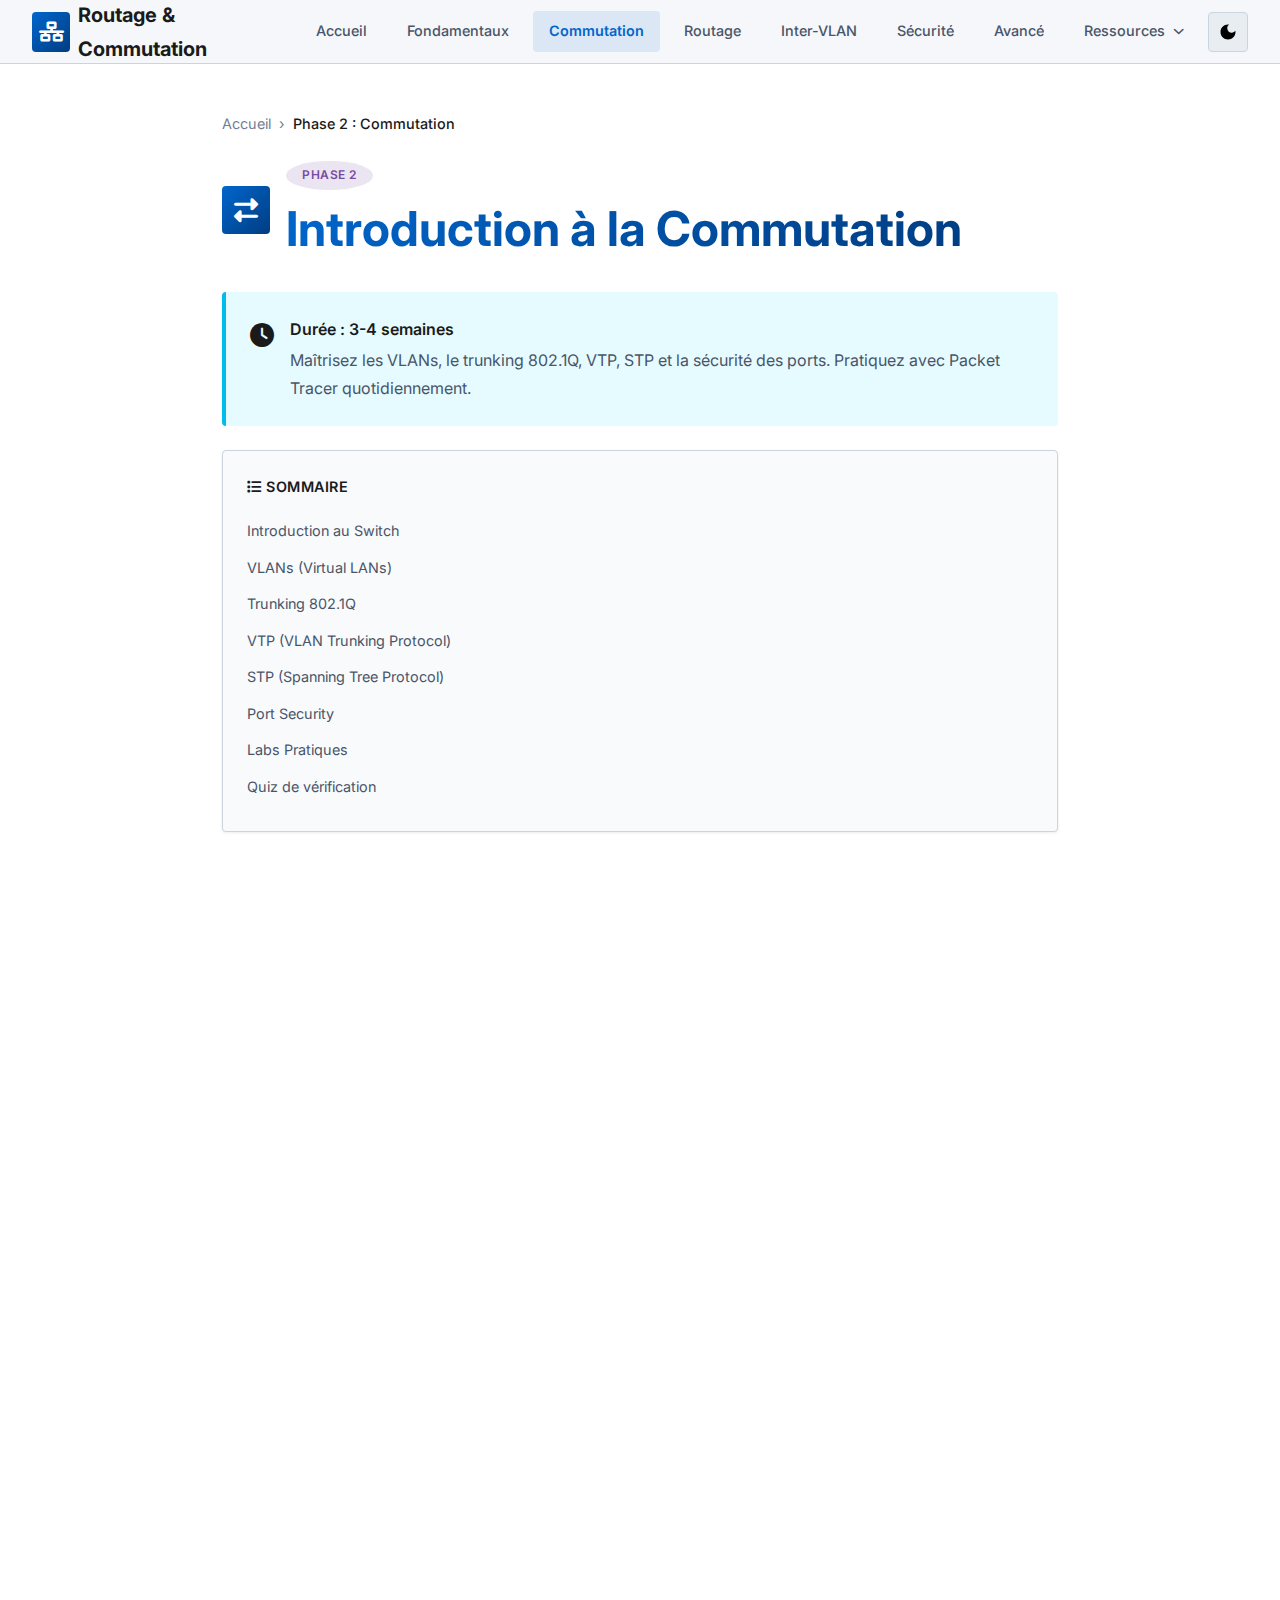
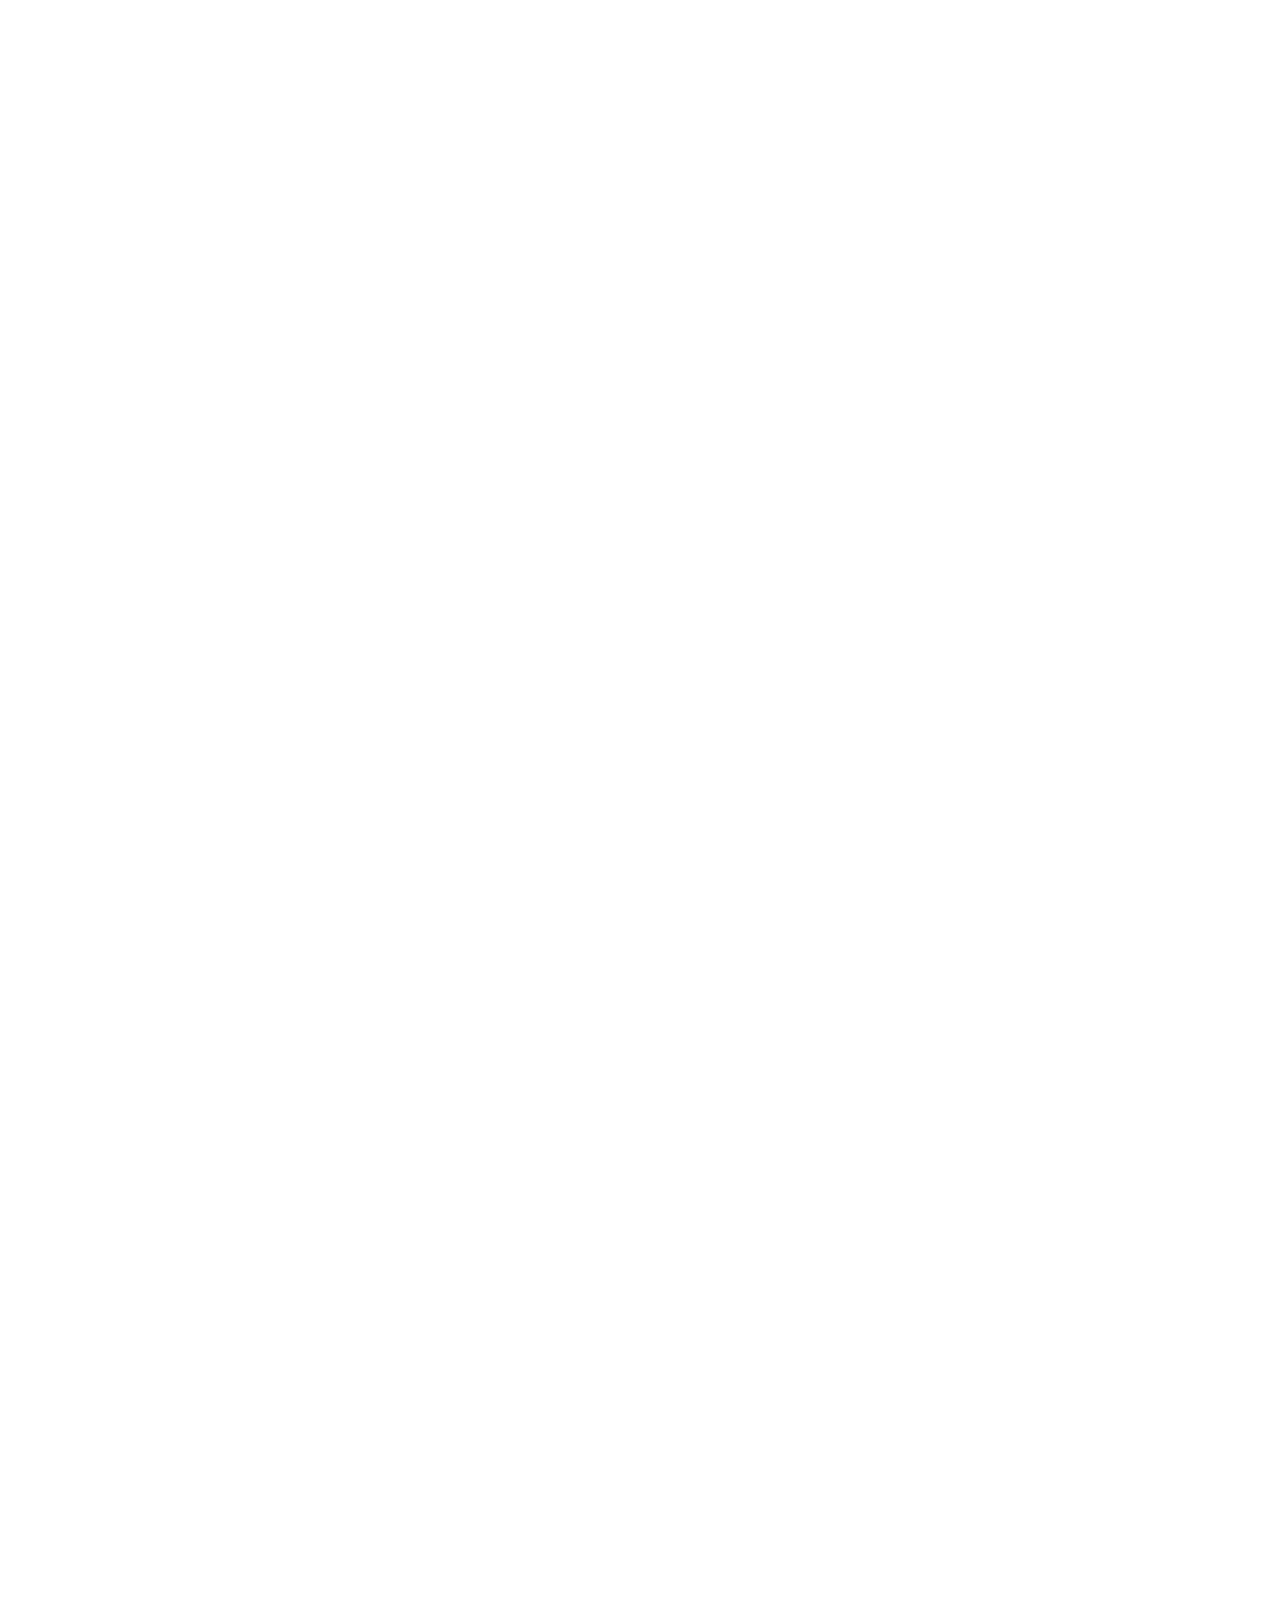
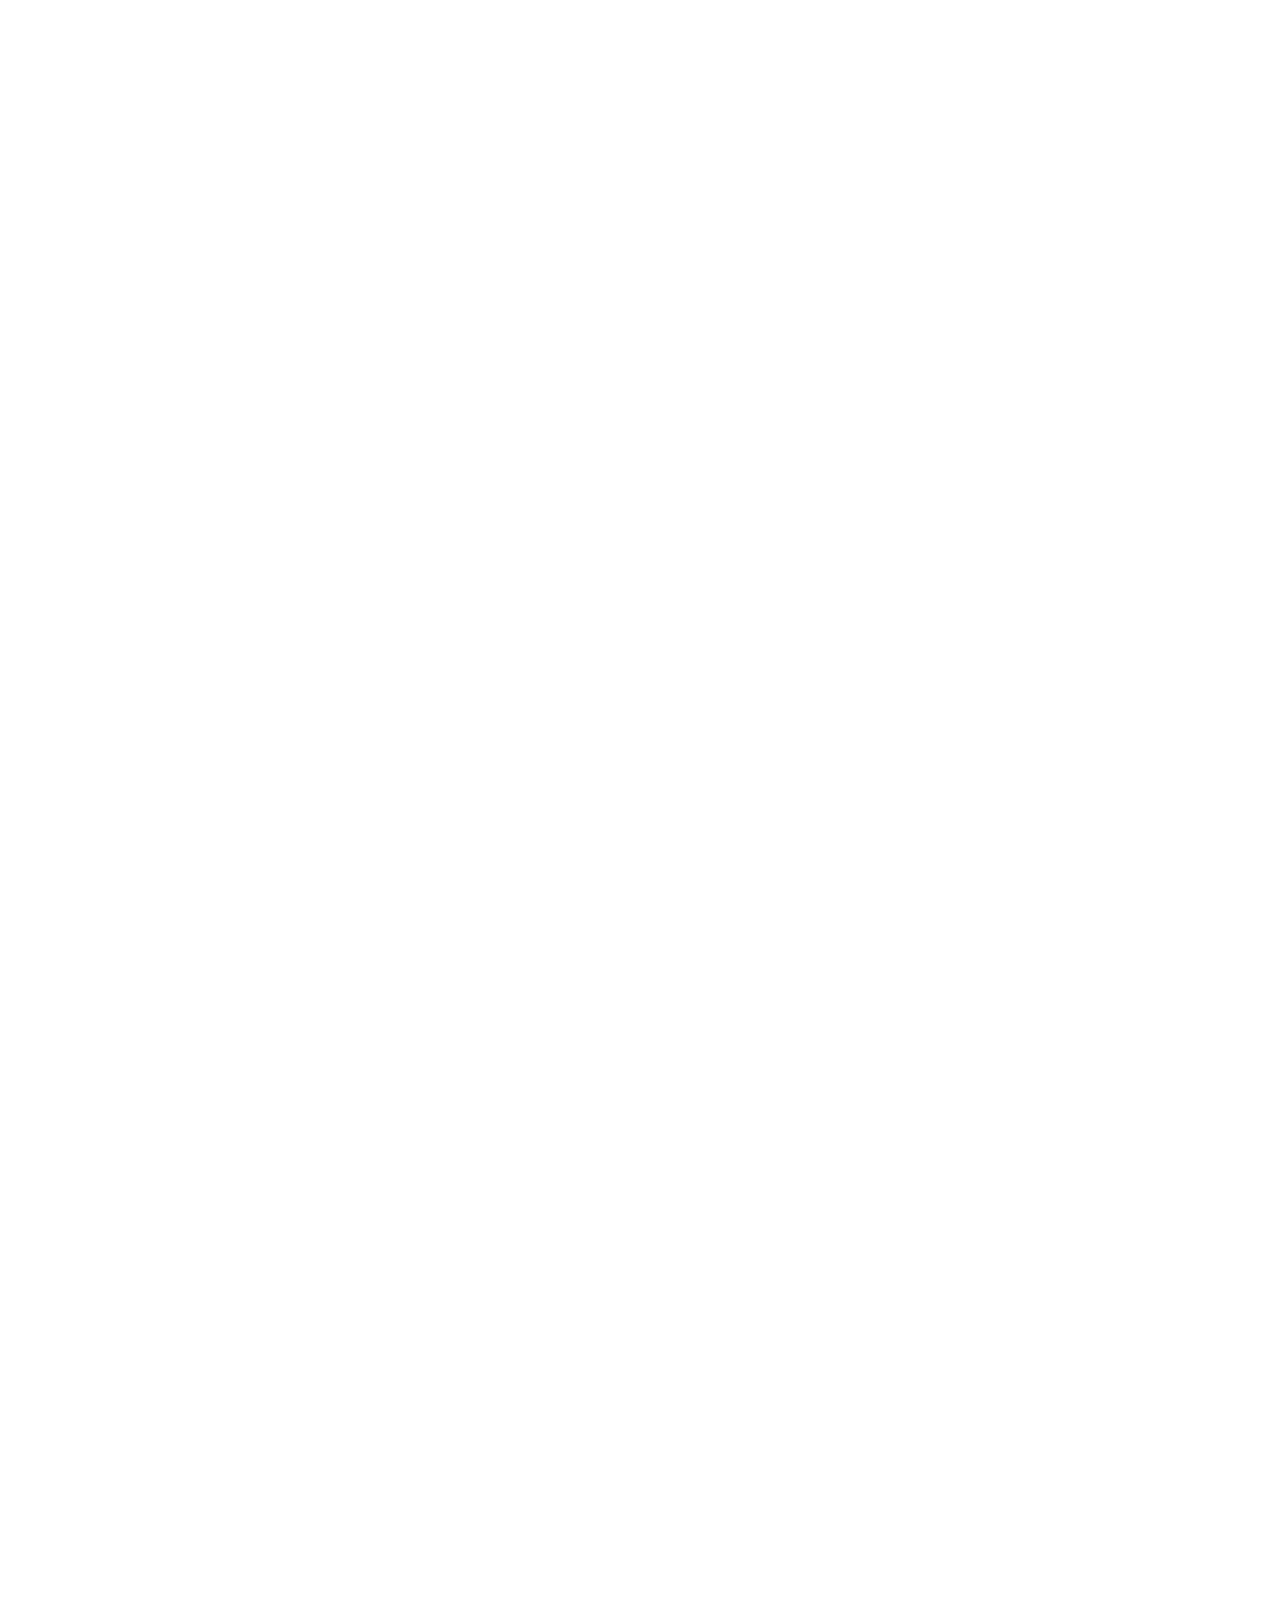
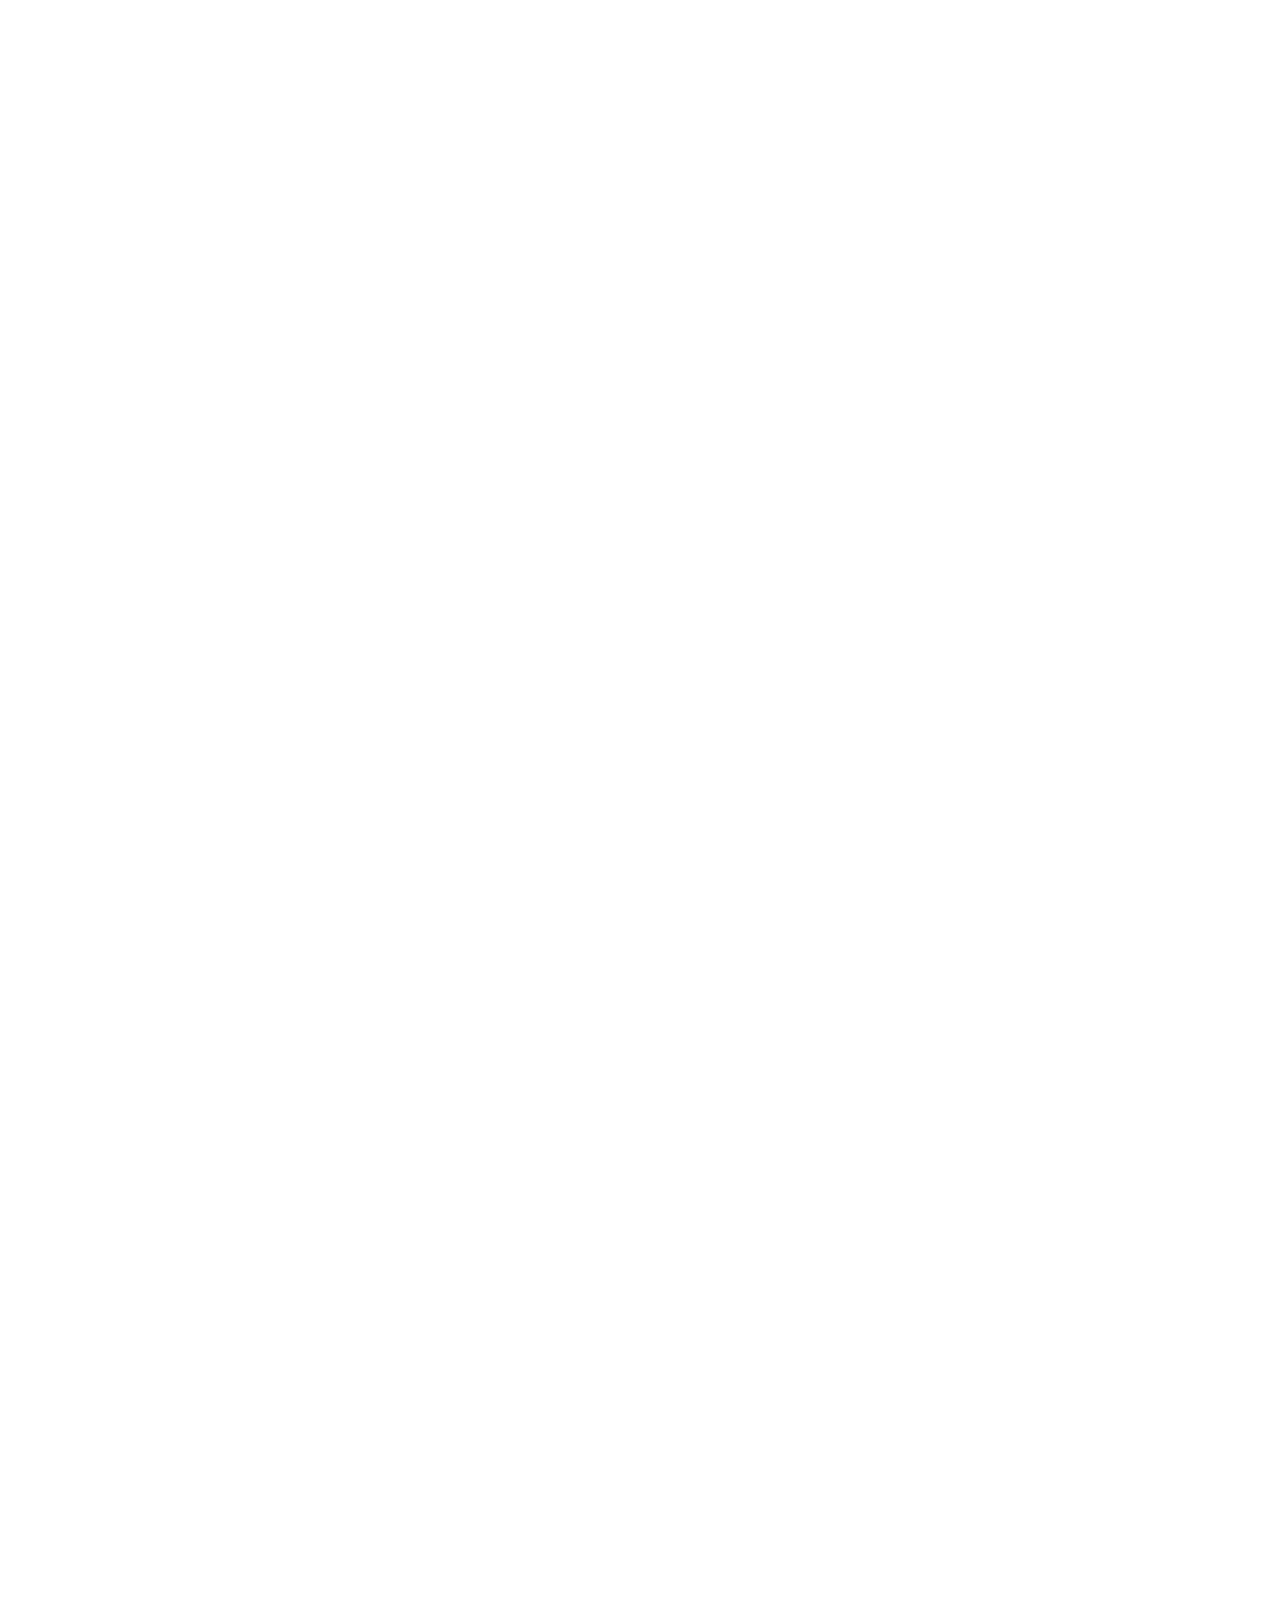
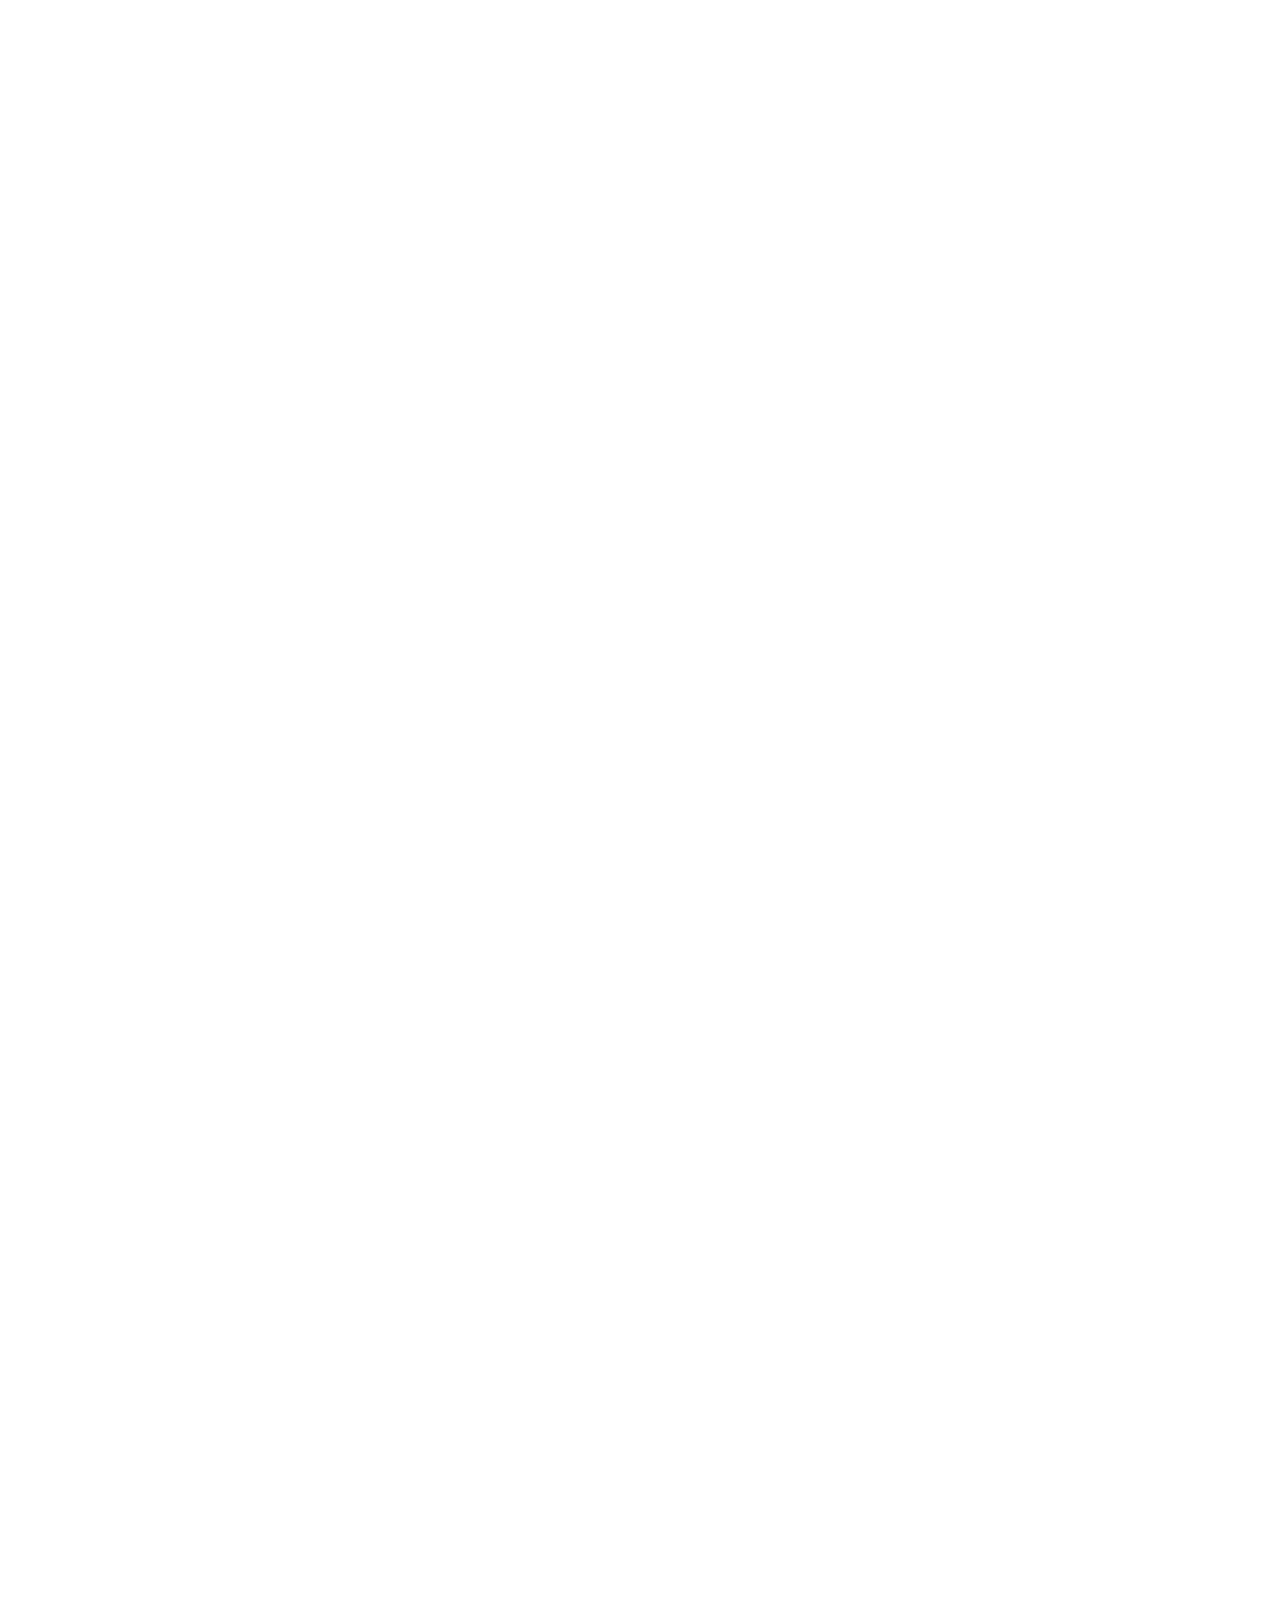
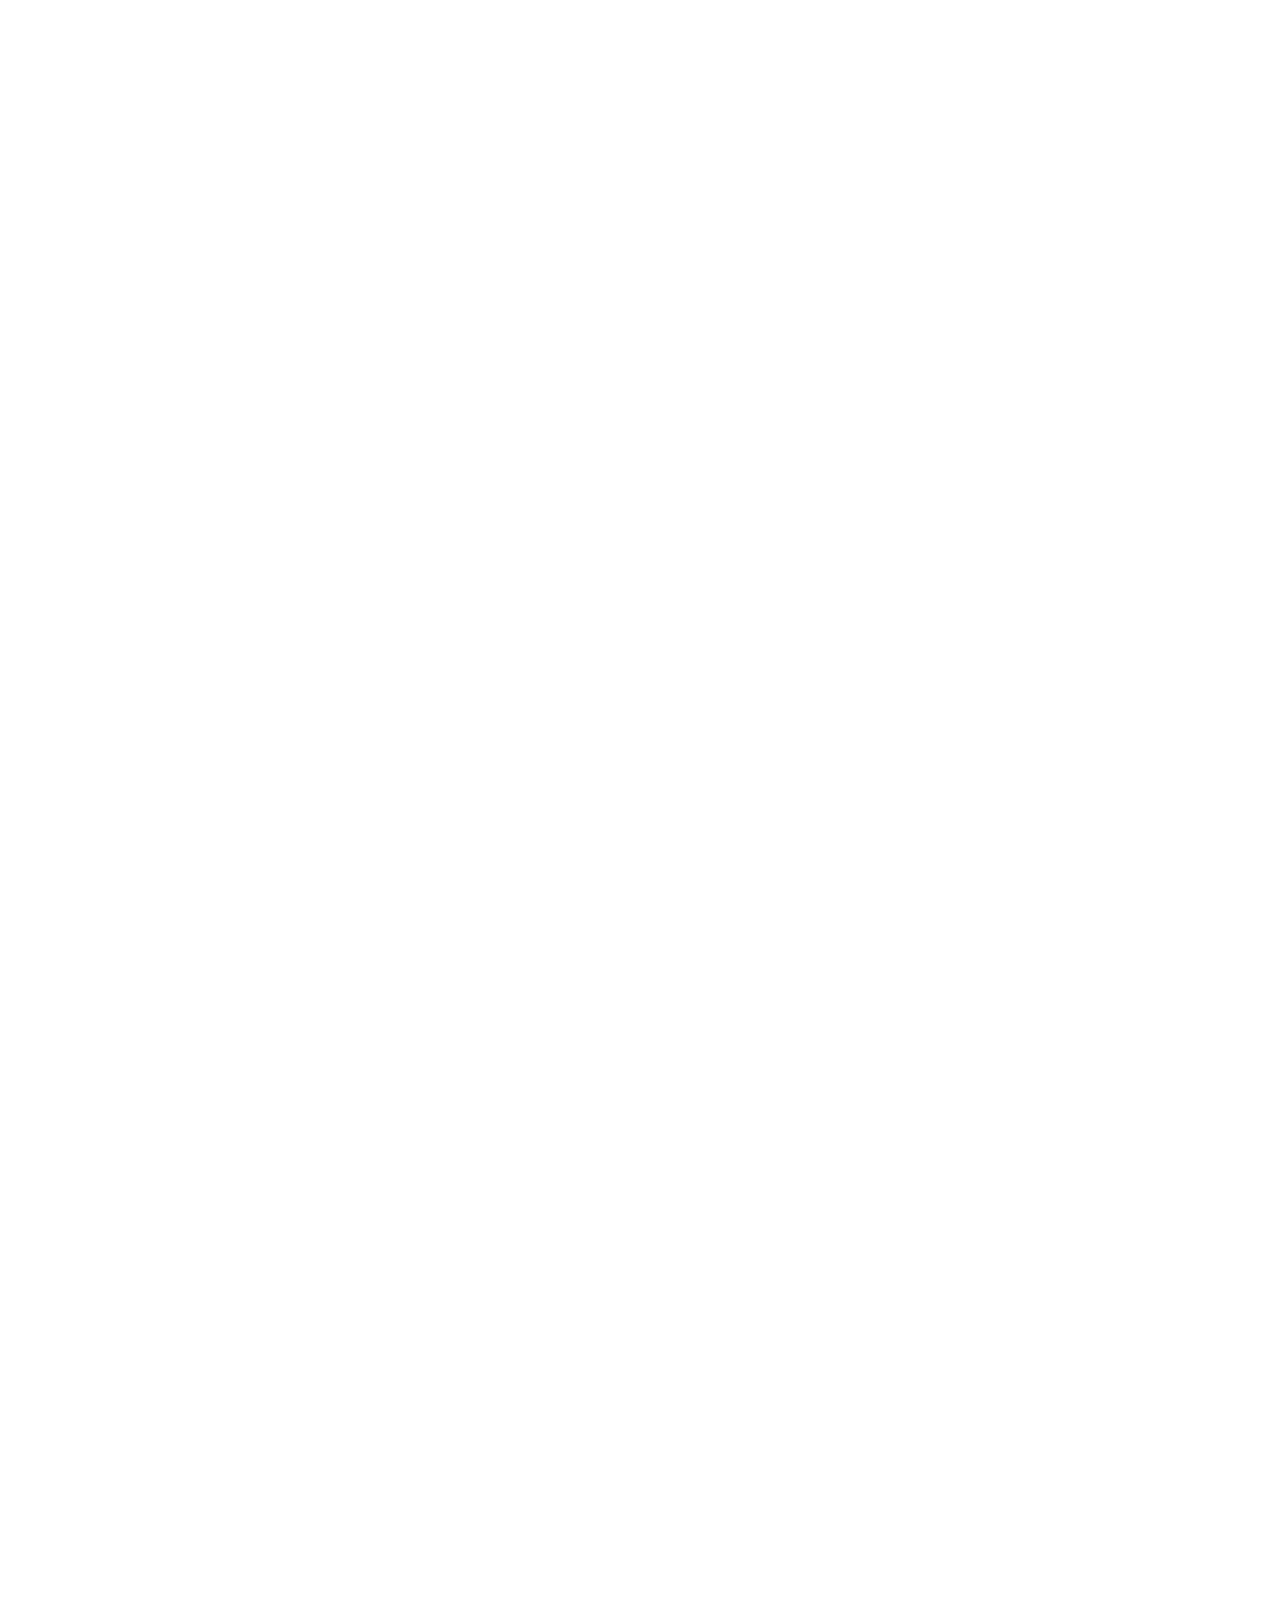
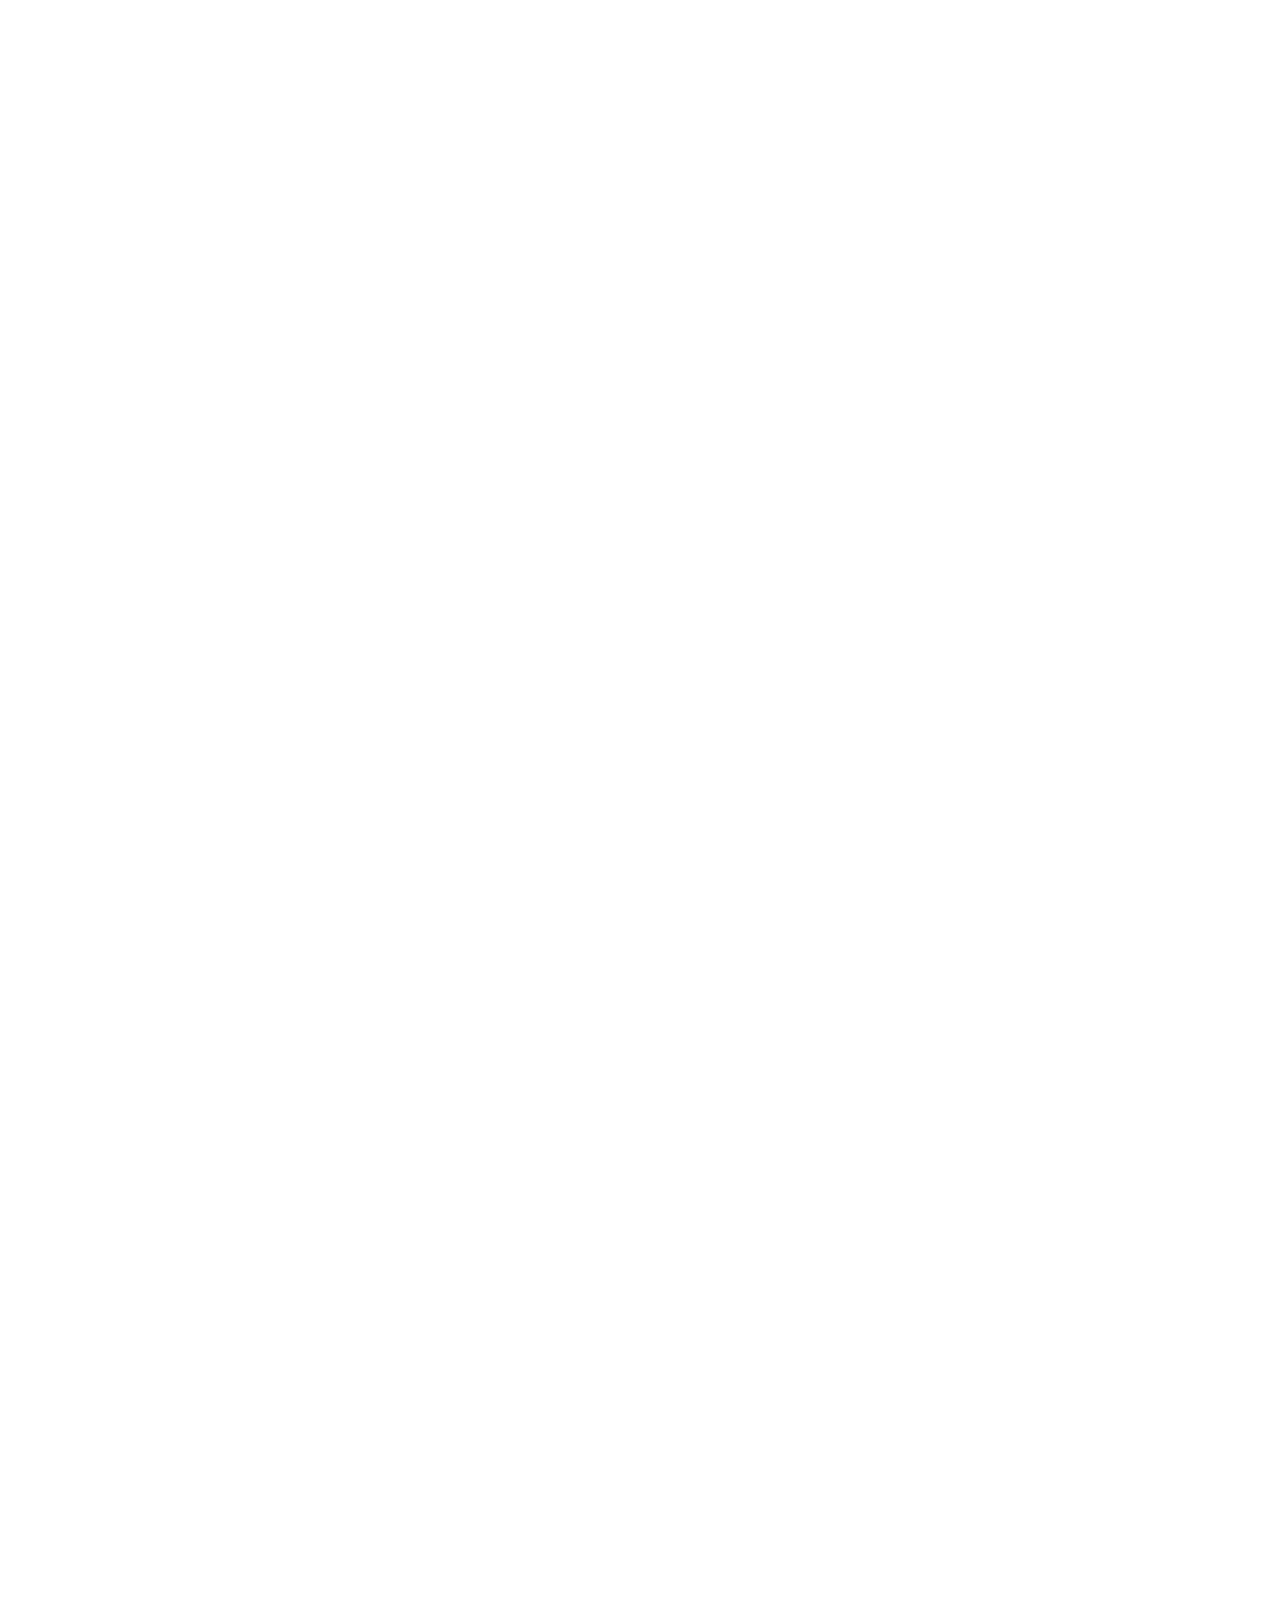
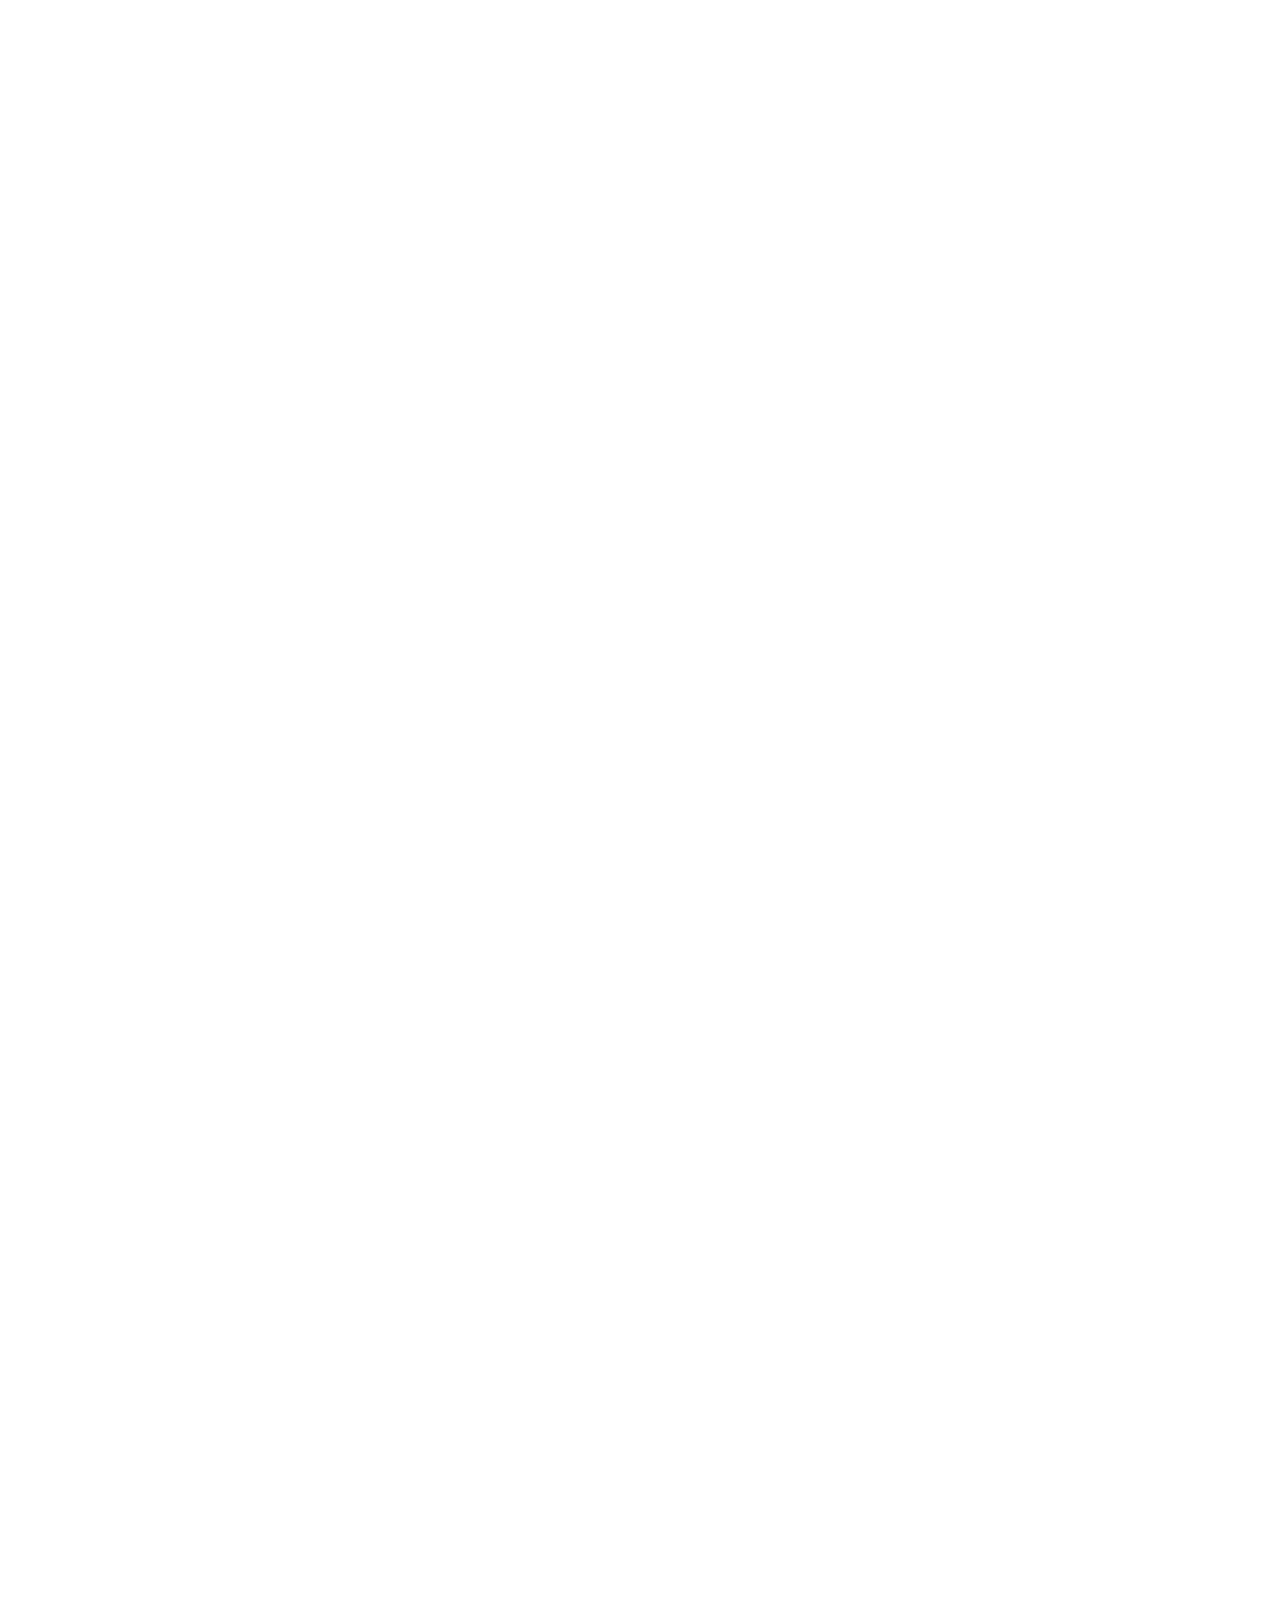
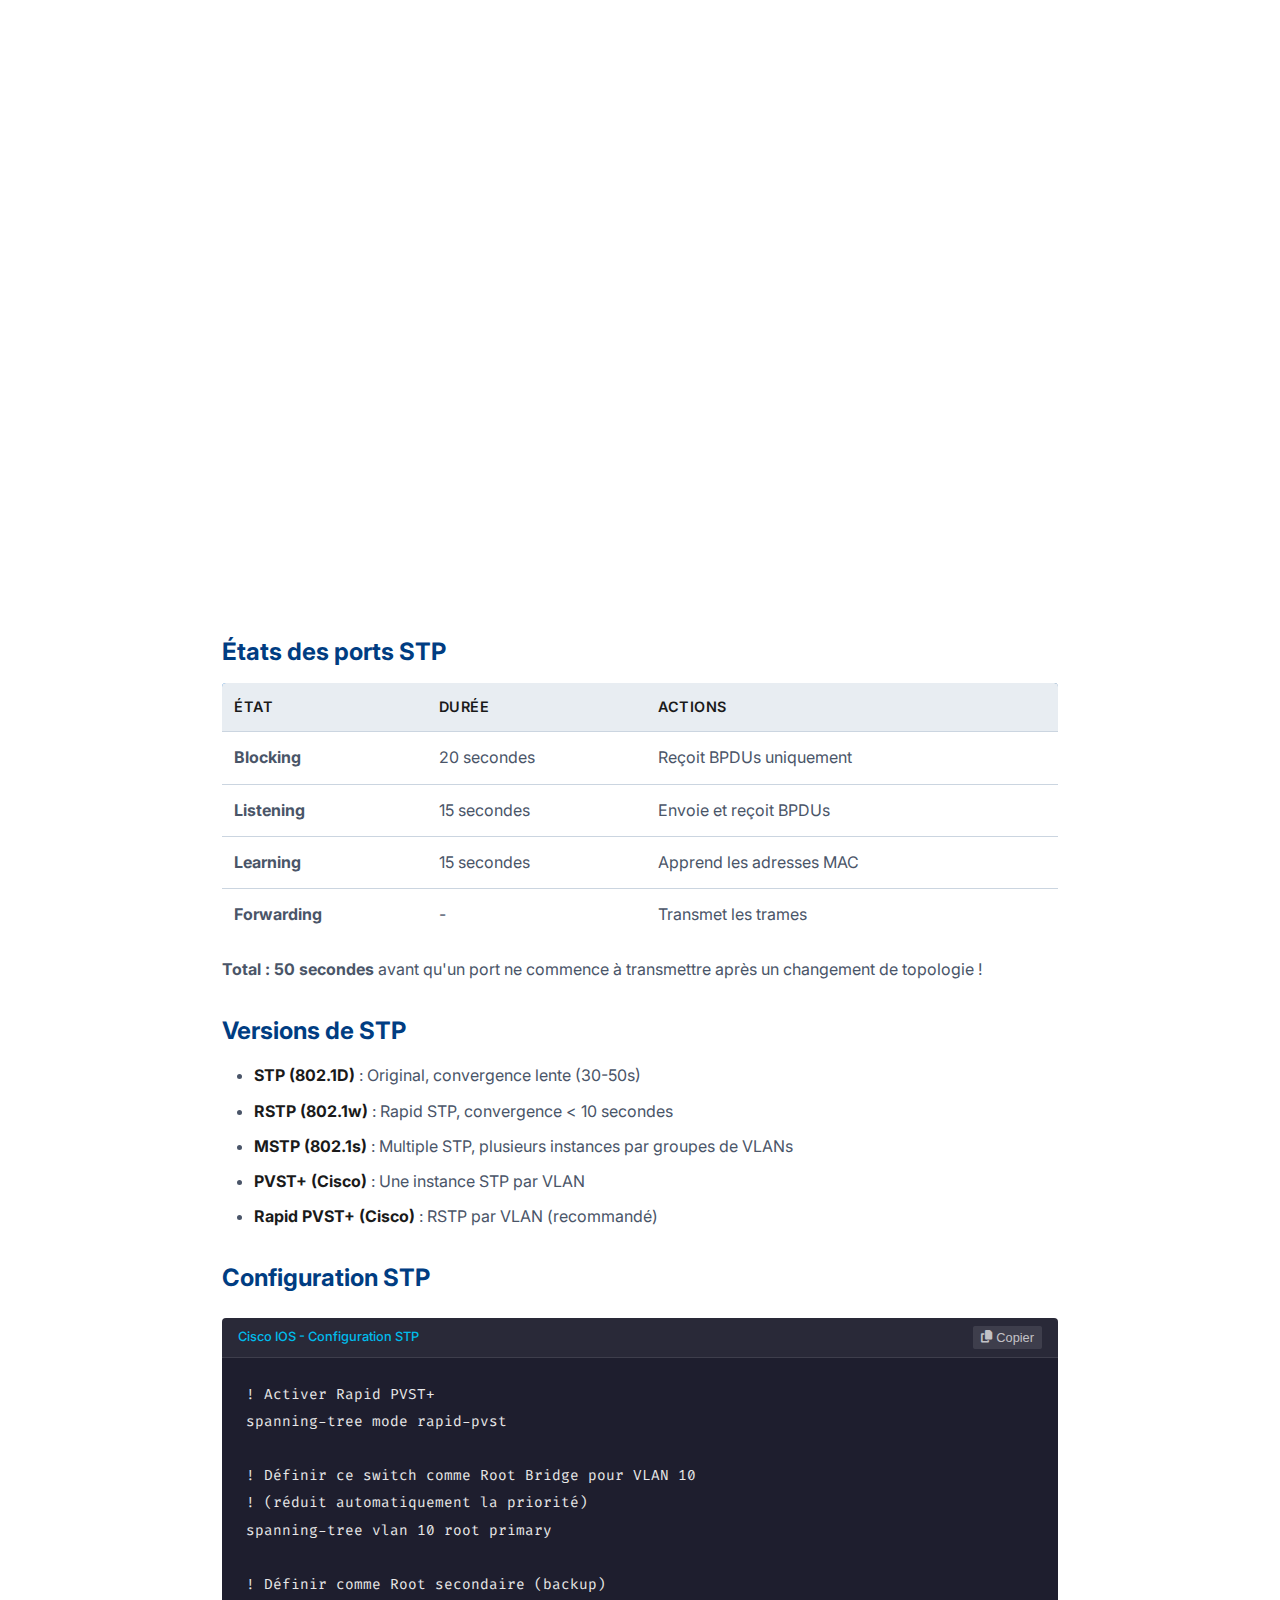
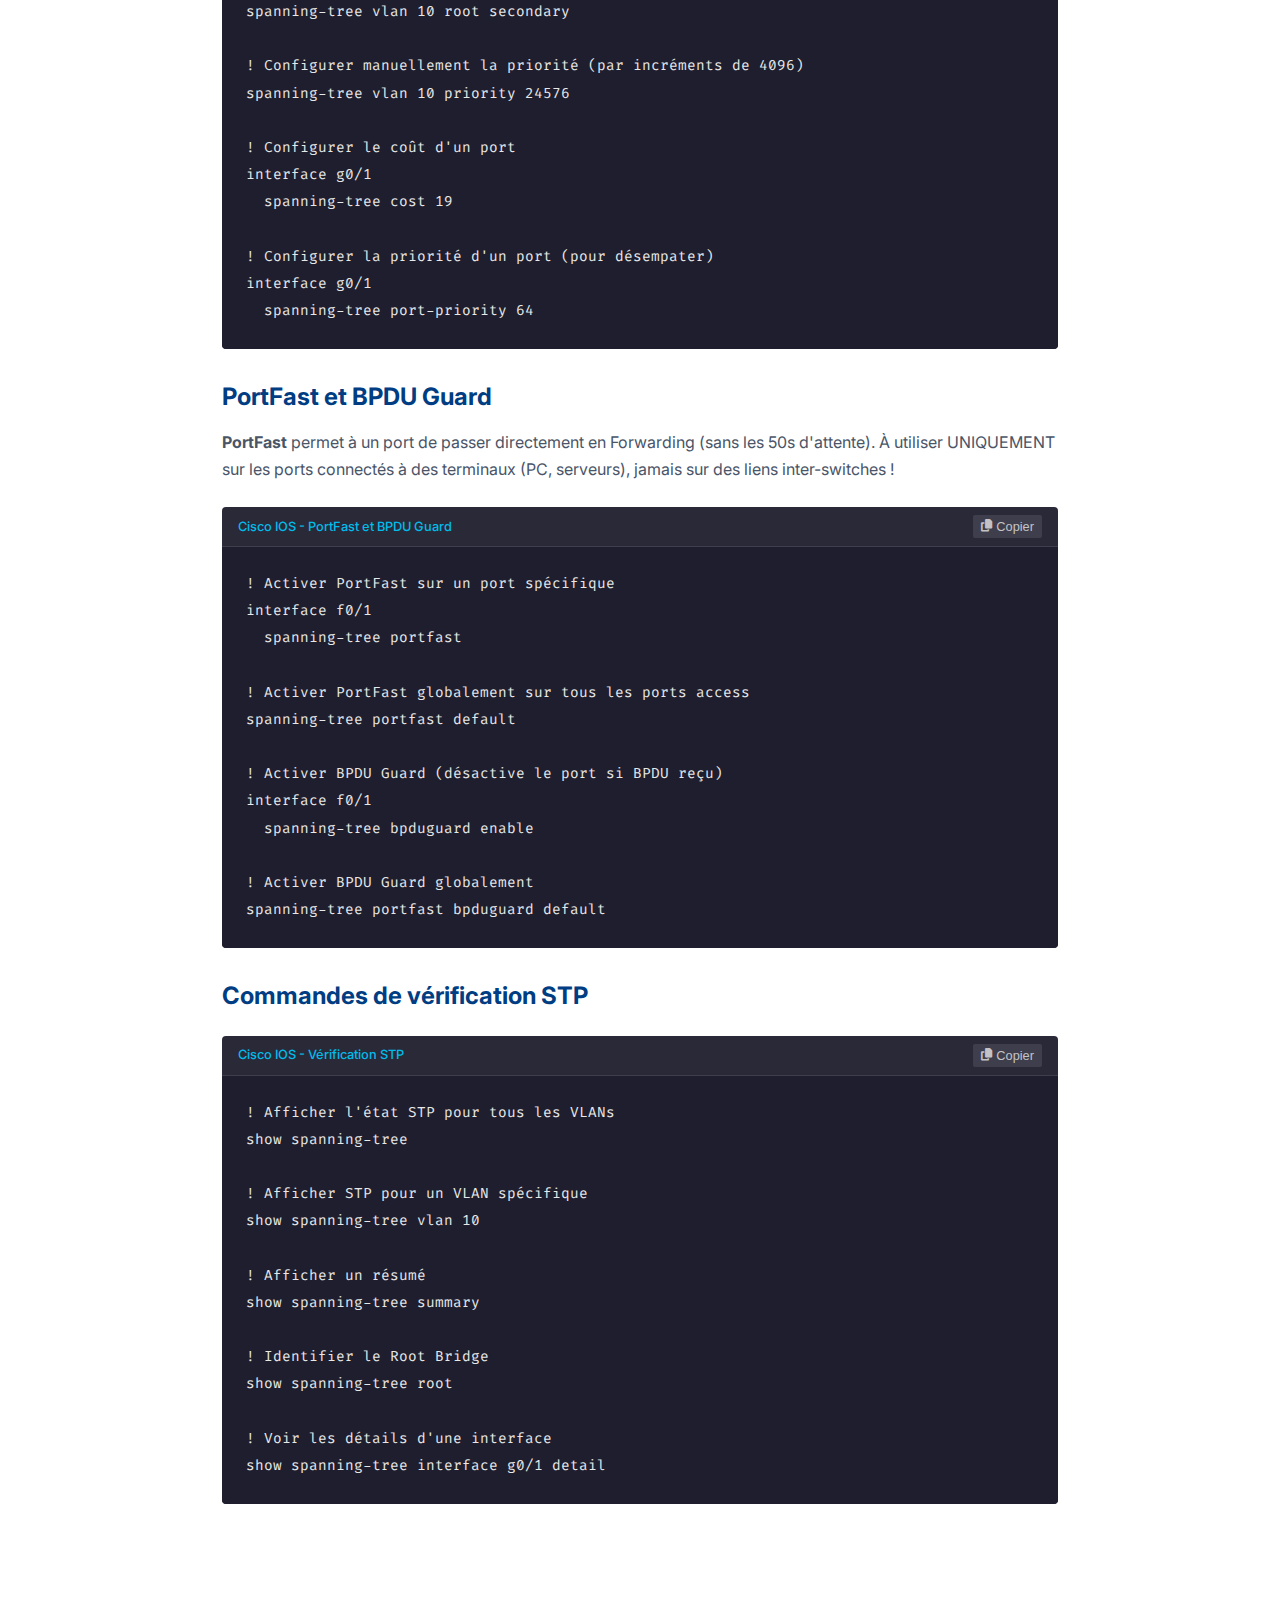
<file: pages/phase2-commutation.html>
<!DOCTYPE html>
<html lang="fr">

<head>
    <meta charset="UTF-8">
    <meta name="viewport" content="width=device-width, initial-scale=1.0">
    <title>Phase 2 : Commutation - Routage et Commutation</title>
    <meta name="description"
        content="Apprenez la commutation Cisco : VLANs, Trunking 802.1Q, VTP, STP et Port Security. Labs pratiques inclus.">
    <link rel="preconnect" href="https://fonts.googleapis.com">
    <link rel="preconnect" href="https://fonts.gstatic.com" crossorigin>
    <link
        href="https://fonts.googleapis.com/css2?family=Inter:wght@400;500;600;700&family=Fira+Code:wght@400;500&display=swap"
        rel="stylesheet">
    <link rel="stylesheet" href="https://cdnjs.cloudflare.com/ajax/libs/font-awesome/6.4.0/css/all.min.css">
    <link rel="stylesheet" href="../styles/main.css">
</head>

<body>
    <header class="header">
        <div class="header-container">
            <a href="../index.html" class="logo">
                <div class="logo-icon"><i class="fas fa-network-wired"></i></div>
                <span>Routage & Commutation</span>
            </a>
            <nav class="nav">
                <a href="../index.html" class="nav-link">Accueil</a>
                <a href="phase1-fondamentaux.html" class="nav-link">Fondamentaux</a>
                <a href="phase2-commutation.html" class="nav-link active">Commutation</a>
                <a href="phase3-routage.html" class="nav-link">Routage</a>
                <a href="phase4-inter-vlan.html" class="nav-link">Inter-VLAN</a>
                <a href="phase5-securite.html" class="nav-link">Sécurité</a>
                <a href="phase6-avance.html" class="nav-link">Avancé</a>
                <div class="nav-item">
                    <a href="ressources.html" class="nav-link">
                        Ressources <i class="fas fa-chevron-down" style="font-size: 0.7rem;"></i>
                    </a>
                    <div class="dropdown-menu">
                        <a href="projets.html" class="dropdown-item">
                            <i class="fas fa-project-diagram"></i> Projets
                        </a>
                        <a href="ccna.html" class="dropdown-item">
                            <i class="fas fa-graduation-cap"></i> CCNA
                        </a>
                        <a href="ressources.html" class="dropdown-item">
                            <i class="fas fa-book"></i> Voir tout
                        </a>
                    </div>
                </div>
            </nav>
            <div class="header-actions">
                <button class="theme-toggle" aria-label="Changer le thème">
                    <svg class="sun-icon" viewBox="0 0 24 24" fill="currentColor">
                        <path
                            d="M12 7c-2.76 0-5 2.24-5 5s2.24 5 5 5 5-2.24 5-5-2.24-5-5-5zM2 13h2c.55 0 1-.45 1-1s-.45-1-1-1H2c-.55 0-1 .45-1 1s.45 1 1 1zm18 0h2c.55 0 1-.45 1-1s-.45-1-1-1h-2c-.55 0-1 .45-1 1s.45 1 1 1zM11 2v2c0 .55.45 1 1 1s1-.45 1-1V2c0-.55-.45-1-1-1s-1 .45-1 1zm0 18v2c0 .55.45 1 1 1s1-.45 1-1v-2c0-.55-.45-1-1-1s-1 .45-1 1zM5.99 4.58c-.39-.39-1.03-.39-1.41 0-.39.39-.39 1.03 0 1.41l1.06 1.06c.39.39 1.03.39 1.41 0s.39-1.03 0-1.41L5.99 4.58zm12.37 12.37c-.39-.39-1.03-.39-1.41 0-.39.39-.39 1.03 0 1.41l1.06 1.06c.39.39 1.03.39 1.41 0 .39-.39.39-1.03 0-1.41l-1.06-1.06zm1.06-10.96c.39-.39.39-1.03 0-1.41-.39-.39-1.03-.39-1.41 0l-1.06 1.06c-.39.39-.39 1.03 0 1.41s1.03.39 1.41 0l1.06-1.06zM7.05 18.36c.39-.39.39-1.03 0-1.41-.39-.39-1.03-.39-1.41 0l-1.06 1.06c-.39.39-.39 1.03 0 1.41s1.03.39 1.41 0l1.06-1.06z" />
                    </svg>
                    <svg class="moon-icon" viewBox="0 0 24 24" fill="currentColor">
                        <path
                            d="M12 3c-4.97 0-9 4.03-9 9s4.03 9 9 9 9-4.03 9-9c0-.46-.04-.92-.1-1.36-.98 1.37-2.58 2.26-4.4 2.26-2.98 0-5.4-2.42-5.4-5.4 0-1.81.89-3.42 2.26-4.4-.44-.06-.9-.1-1.36-.1z" />
                    </svg>
                </button>
                <button class="mobile-menu-btn" aria-label="Menu">
                    <i class="fas fa-bars"></i>
                </button>
            </div>
        </div>
    </header>

    <main class="main">
        <div class="container container-narrow">
            <nav class="breadcrumb">
                <a href="../index.html">Accueil</a>
                <span class="breadcrumb-separator">›</span>
                <span class="breadcrumb-current">Phase 2 : Commutation</span>
            </nav>

            <div class="section-header">
                <div class="section-icon"><i class="fas fa-exchange-alt"></i></div>
                <div>
                    <span class="phase-badge" style="background: rgba(118, 75, 162, 0.15); color: #764ba2;">Phase
                        2</span>
                    <h1 style="margin-top: 0.5rem;">Introduction à la Commutation</h1>
                </div>

            </div>

            <div class="alert alert-info">
                <div class="alert-icon"><i class="fas fa-clock"></i></div>
                <div class="alert-content">
                    <div class="alert-title">Durée : 3-4 semaines</div>
                    <p style="margin: 0;">Maîtrisez les VLANs, le trunking 802.1Q, VTP, STP et la sécurité des ports.
                        Pratiquez avec Packet Tracer quotidiennement.</p>
                </div>
            </div>

            <!-- Table of Contents -->
            <div class="toc">
                <div class="toc-title"><i class="fas fa-list"></i> Sommaire</div>
                <ul class="toc-list">
                    <li><a href="#introduction-switch">Introduction au Switch</a></li>
                    <li><a href="#vlans">VLANs (Virtual LANs)</a></li>
                    <li><a href="#trunking">Trunking 802.1Q</a></li>
                    <li><a href="#vtp">VTP (VLAN Trunking Protocol)</a></li>
                    <li><a href="#stp">STP (Spanning Tree Protocol)</a></li>
                    <li><a href="#port-security">Port Security</a></li>
                    <li><a href="#labs">Labs Pratiques</a></li>
                    <li><a href="#quiz">Quiz de vérification</a></li>
                </ul>
            </div>

            <!-- Section 1: Introduction au Switch -->
            <section class="section" id="introduction-switch">
                <h2>Introduction au Switch</h2>

                <p>Un <strong>switch</strong> (commutateur) est un équipement réseau de couche 2 qui transmet les trames
                    Ethernet en se basant sur les <strong>adresses MAC</strong>. Contrairement à un hub qui diffuse sur
                    tous les ports, le switch apprend les adresses MAC et envoie les trames uniquement vers le port de
                    destination.</p>

                <h3>Fonctionnement d'un Switch</h3>
                <ol>
                    <li><strong>Apprentissage (Learning)</strong> : Le switch lit l'adresse MAC source et l'associe au
                        port d'entrée dans sa table MAC</li>
                    <li><strong>Forwarding</strong> : Si l'adresse MAC destination est connue, la trame est envoyée
                        uniquement vers ce port</li>
                    <li><strong>Flooding</strong> : Si l'adresse MAC destination est inconnue, la trame est envoyée sur
                        tous les ports (sauf le port source)</li>
                    <li><strong>Filtering</strong> : Les trames ne sont jamais renvoyées vers le port source</li>
                </ol>

                <h3>Table d'adresses MAC (CAM Table)</h3>
                <p>La table CAM (Content Addressable Memory) stocke les associations MAC ↔ Port. Elle a une durée de vie
                    de <strong>300 secondes</strong> par défaut.</p>

                <div class="code-block">
                    <div class="code-header">
                        <span class="code-lang">Cisco IOS - Commandes de diagnostic</span>
                        <button class="code-copy-btn"><i class="fas fa-copy"></i> Copier</button>
                    </div>
                    <pre><code>! Afficher la table MAC
show mac address-table

! Afficher la table MAC pour un VLAN spécifique
show mac address-table vlan 10

! Effacer la table MAC (pour tests)
clear mac address-table dynamic

! Voir les informations d'une interface
show interfaces f0/1

! Voir le statut de tous les ports
show interfaces status</code></pre>
                </div>

                <h3>Types de Mémoire du Switch</h3>
                <ul>
                    <li><strong>RAM</strong> : Table MAC, configuration running, tampons de paquets</li>
                    <li><strong>NVRAM</strong> : Configuration startup (startup-config)</li>
                    <li><strong>Flash</strong> : Système d'exploitation IOS</li>
                    <li><strong>ROM</strong> : Bootstrap, POST, ROMMON</li>
                </ul>

                <h3>Configuration de Base d'un Switch</h3>
                <div class="code-block">
                    <div class="code-header">
                        <span class="code-lang">Cisco IOS - Configuration initiale</span>
                        <button class="code-copy-btn"><i class="fas fa-copy"></i> Copier</button>
                    </div>
                    <pre><code>! Entrer en mode privilégié
enable

! Entrer en mode configuration
configure terminal

! Définir le nom du switch
hostname S1

! Désactiver la résolution DNS (évite les délais)
no ip domain-lookup

! Créer un mot de passe enable chiffré
enable secret class

! Configurer la console
line console 0
  password cisco
  login
  logging synchronous
  exec-timeout 5 0

! Configurer les lignes VTY (accès distant)
line vty 0 15
  password cisco
  login
  transport input ssh telnet

! Chiffrer tous les mots de passe en clair
service password-encryption

! Créer une bannière d'avertissement
banner motd #
=========================================
Accès réservé au personnel autorisé
Toute intrusion sera poursuivie
=========================================
#

! Configurer l'interface de management
interface vlan 1
  ip address 192.168.1.2 255.255.255.0
  no shutdown

! Définir la passerelle par défaut
ip default-gateway 192.168.1.1

! Sauvegarder la configuration
end
copy running-config startup-config</code></pre>
                </div>

                <div class="alert alert-warning">
                    <div class="alert-icon"><i class="fas fa-triangle-exclamation"></i></div>
                    <div class="alert-content">
                        <div class="alert-title">Rappel important</div>
                        <p style="margin: 0;">N'oubliez jamais de sauvegarder avec <code>copy run start</code> ou
                            <code>wr</code> ! Sinon, votre configuration sera perdue au redémarrage.
                        </p>
                    </div>
                </div>
            </section>

            <!-- Section 2: VLANs -->
            <section class="section" id="vlans">
                <h2>VLANs (Virtual LANs)</h2>

                <p>Un <strong>VLAN</strong> est une segmentation logique du réseau qui permet de créer des domaines de
                    broadcast séparés sur un même switch physique. C'est comme avoir plusieurs switches virtuels dans un
                    seul équipement.</p>

                <h3>Pourquoi utiliser des VLANs ?</h3>
                <ul>
                    <li><strong>Sécurité</strong> : Les utilisateurs d'un VLAN ne peuvent pas voir le trafic des autres
                        VLANs</li>
                    <li><strong>Performance</strong> : Réduction des domaines de broadcast = moins de trafic inutile
                    </li>
                    <li><strong>Flexibilité</strong> : Regroupement logique par fonction (Comptabilité, IT, Direction)
                        plutôt que par localisation</li>
                    <li><strong>Réduction des coûts</strong> : Pas besoin d'un switch physique par département</li>
                    <li><strong>Gestion simplifiée</strong> : Modification centralisée des groupes utilisateurs</li>
                </ul>

                <h3>Types de VLANs</h3>
                <table style="width: 100%; border-collapse: collapse; margin: 1rem 0;">
                    <thead>
                        <tr style="background: var(--gradient-primary); color: white;">
                            <th style="padding: 12px; text-align: left;">Type</th>
                            <th style="padding: 12px; text-align: left;">Description</th>
                            <th style="padding: 12px; text-align: left;">Exemple</th>
                        </tr>
                    </thead>
                    <tbody>
                        <tr style="background: var(--bg-card);">
                            <td style="padding: 12px; border-bottom: 1px solid var(--border-color);"><strong>VLAN de
                                    données</strong></td>
                            <td style="padding: 12px; border-bottom: 1px solid var(--border-color);">Trafic utilisateur
                                standard</td>
                            <td style="padding: 12px; border-bottom: 1px solid var(--border-color);">VLAN 10 -
                                Comptabilité</td>
                        </tr>
                        <tr>
                            <td style="padding: 12px; border-bottom: 1px solid var(--border-color);"><strong>VLAN
                                    voix</strong></td>
                            <td style="padding: 12px; border-bottom: 1px solid var(--border-color);">VoIP avec priorité
                                QoS</td>
                            <td style="padding: 12px; border-bottom: 1px solid var(--border-color);">VLAN 150 -
                                Téléphonie</td>
                        </tr>
                        <tr style="background: var(--bg-card);">
                            <td style="padding: 12px; border-bottom: 1px solid var(--border-color);"><strong>VLAN de
                                    management</strong></td>
                            <td style="padding: 12px; border-bottom: 1px solid var(--border-color);">Accès SSH/Telnet
                                aux équipements</td>
                            <td style="padding: 12px; border-bottom: 1px solid var(--border-color);">VLAN 99 - Admin
                            </td>
                        </tr>
                        <tr>
                            <td style="padding: 12px; border-bottom: 1px solid var(--border-color);"><strong>VLAN
                                    natif</strong></td>
                            <td style="padding: 12px; border-bottom: 1px solid var(--border-color);">Trafic non tagué
                                sur les trunks</td>
                            <td style="padding: 12px; border-bottom: 1px solid var(--border-color);">VLAN 99 (par
                                défaut: 1)</td>
                        </tr>
                        <tr style="background: var(--bg-card);">
                            <td style="padding: 12px;"><strong>VLAN blackhole</strong></td>
                            <td style="padding: 12px;">Ports non utilisés (sécurité)</td>
                            <td style="padding: 12px;">VLAN 999 - Unused</td>
                        </tr>
                    </tbody>
                </table>

                <h3>Plages de VLANs</h3>
                <ul>
                    <li><strong>1</strong> : VLAN par défaut (ne peut pas être supprimé)</li>
                    <li><strong>2-1001</strong> : Plage normale (stockée dans vlan.dat)</li>
                    <li><strong>1002-1005</strong> : Réservés pour FDDI et Token Ring</li>
                    <li><strong>1006-4094</strong> : Plage étendue (VTP transparent uniquement)</li>
                </ul>

                <h3>Configuration des VLANs</h3>
                <div class="code-block">
                    <div class="code-header">
                        <span class="code-lang">Cisco IOS - Création et configuration VLANs</span>
                        <button class="code-copy-btn"><i class="fas fa-copy"></i> Copier</button>
                    </div>
                    <pre><code>! Créer les VLANs
vlan 10
  name COMPTABILITE
vlan 20
  name INFORMATIQUE
vlan 30
  name DIRECTION
vlan 99
  name MANAGEMENT
vlan 999
  name BLACKHOLE

! Assigner un port à un VLAN (mode access)
interface f0/1
  description PC-Compta-01
  switchport mode access
  switchport access vlan 10

! Assigner une plage de ports
interface range f0/2-10
  description Postes Comptabilité
  switchport mode access
  switchport access vlan 10

! Configurer un port voix + données
interface f0/11
  description Phone-IT-01
  switchport mode access
  switchport access vlan 20
  switchport voice vlan 150

! Désactiver les ports non utilisés
interface range f0/20-24
  description Ports inutilisés
  switchport mode access
  switchport access vlan 999
  shutdown</code></pre>
                </div>

                <h3>Commandes de vérification</h3>
                <div class="code-block">
                    <div class="code-header">
                        <span class="code-lang">Cisco IOS - Vérification VLANs</span>
                        <button class="code-copy-btn"><i class="fas fa-copy"></i> Copier</button>
                    </div>
                    <pre><code>! Afficher tous les VLANs
show vlan brief

! Afficher les détails d'un VLAN
show vlan id 10

! Afficher la configuration d'un port
show interfaces f0/1 switchport

! Afficher les ports assignés à un VLAN
show vlan name COMPTABILITE</code></pre>
                </div>

                <div class="alert alert-success">
                    <div class="alert-icon"><i class="fas fa-check-circle"></i></div>
                    <div class="alert-content">
                        <div class="alert-title">Bonnes pratiques VLANs</div>
                        <ul style="margin: 0; padding-left: 1.5rem;">
                            <li>Ne jamais utiliser le VLAN 1 pour le trafic production</li>
                            <li>Toujours nommer les VLANs de façon descriptive</li>
                            <li>Désactiver et assigner les ports non utilisés à un VLAN blackhole</li>
                            <li>Documenter la cartographie des VLANs</li>
                        </ul>
                    </div>
                </div>
            </section>

            <!-- Section 3: Trunking -->
            <section class="section" id="trunking">
                <h2>Trunking 802.1Q</h2>

                <p>Un <strong>trunk</strong> est un lien point-à-point entre deux équipements réseau qui transporte le
                    trafic de <strong>plusieurs VLANs</strong>. Le protocole <strong>802.1Q</strong> ajoute un tag de 4
                    octets à chaque trame pour identifier le VLAN d'origine.</p>

                <h3>Structure du Tag 802.1Q</h3>
                <p>Le tag 802.1Q est inséré entre l'adresse MAC source et le champ Type/Longueur :</p>
                <ul>
                    <li><strong>TPID (2 octets)</strong> : Tag Protocol Identifier = 0x8100</li>
                    <li><strong>PCP (3 bits)</strong> : Priority Code Point (QoS, 0-7)</li>
                    <li><strong>DEI (1 bit)</strong> : Drop Eligible Indicator</li>
                    <li><strong>VID (12 bits)</strong> : VLAN Identifier (0-4095)</li>
                </ul>

                <h3>VLAN Natif</h3>
                <p>Le <strong>VLAN natif</strong> est le VLAN dont les trames ne sont <strong>pas taguées</strong> sur
                    un trunk. Par défaut c'est le VLAN 1, mais il est recommandé de le changer pour des raisons de
                    sécurité.</p>

                <div class="alert alert-danger">
                    <div class="alert-icon"><i class="fas fa-triangle-exclamation"></i></div>
                    <div class="alert-content">
                        <div class="alert-title">Attention : VLAN Hopping</div>
                        <p style="margin: 0;">Si les VLANs natifs ne correspondent pas des deux côtés d'un trunk, cela
                            peut créer des failles de sécurité. Vérifiez toujours que le VLAN natif est identique sur
                            les deux extrémités !</p>
                    </div>
                </div>

                <h3>Configuration d'un Trunk</h3>
                <div class="code-block">
                    <div class="code-header">
                        <span class="code-lang">Cisco IOS - Configuration Trunk</span>
                        <button class="code-copy-btn"><i class="fas fa-copy"></i> Copier</button>
                    </div>
                    <pre><code>! Configurer un port en mode trunk
interface g0/1
  description Trunk vers S2
  switchport mode trunk
  
  ! Définir le VLAN natif (recommandé: pas VLAN 1)
  switchport trunk native vlan 99
  
  ! Limiter les VLANs autorisés sur le trunk (sécurité)
  switchport trunk allowed vlan 10,20,30,99
  
  ! Ajouter un VLAN à la liste autorisée
  switchport trunk allowed vlan add 40
  
  ! Supprimer un VLAN de la liste
  switchport trunk allowed vlan remove 40

! Forcer l'encapsulation 802.1Q (si ISL disponible)
switchport trunk encapsulation dot1q</code></pre>
                </div>

                <h3>DTP (Dynamic Trunking Protocol)</h3>
                <p>DTP permet la négociation automatique des trunks. Modes disponibles :</p>
                <ul>
                    <li><strong>access</strong> : Force le port en mode access (jamais trunk)</li>
                    <li><strong>trunk</strong> : Force le port en mode trunk</li>
                    <li><strong>dynamic auto</strong> : Attend une demande de trunk (passif)</li>
                    <li><strong>dynamic desirable</strong> : Initie une négociation trunk (actif)</li>
                    <li><strong>nonegotiate</strong> : Désactive DTP (recommandé en production)</li>
                </ul>

                <div class="code-block">
                    <div class="code-header">
                        <span class="code-lang">Cisco IOS - Désactiver DTP (recommandé)</span>
                        <button class="code-copy-btn"><i class="fas fa-copy"></i> Copier</button>
                    </div>
                    <pre><code>interface g0/1
  switchport mode trunk
  switchport nonegotiate</code></pre>
                </div>

                <h3>Vérification des Trunks</h3>
                <div class="code-block">
                    <div class="code-header">
                        <span class="code-lang">Cisco IOS - Commandes de vérification</span>
                        <button class="code-copy-btn"><i class="fas fa-copy"></i> Copier</button>
                    </div>
                    <pre><code>! Afficher les interfaces trunk
show interfaces trunk

! Exemple de sortie:
! Port        Mode         Encapsulation  Status        Native vlan
! Gi0/1       on           802.1q         trunking      99

! Afficher le mode DTP
show dtp interface g0/1

! Afficher les détails d'une interface
show interfaces g0/1 switchport</code></pre>
                </div>
            </section>

            <!-- Section 4: VTP -->
            <section class="section" id="vtp">
                <h2>VTP (VLAN Trunking Protocol)</h2>

                <p><strong>VTP</strong> est un protocole Cisco propriétaire qui synchronise les informations VLAN entre
                    switches d'un même domaine. Cela évite de configurer manuellement les VLANs sur chaque switch.</p>

                <h3>Modes VTP</h3>
                <table style="width: 100%; border-collapse: collapse; margin: 1rem 0;">
                    <thead>
                        <tr style="background: var(--gradient-primary); color: white;">
                            <th style="padding: 12px; text-align: left;">Mode</th>
                            <th style="padding: 12px; text-align: left;">Peut créer/modifier VLANs</th>
                            <th style="padding: 12px; text-align: left;">Propage les changements</th>
                            <th style="padding: 12px; text-align: left;">Synchronise</th>
                        </tr>
                    </thead>
                    <tbody>
                        <tr style="background: var(--bg-card);">
                            <td style="padding: 12px; border-bottom: 1px solid var(--border-color);">
                                <strong>Server</strong>
                            </td>
                            <td style="padding: 12px; border-bottom: 1px solid var(--border-color);"><i
                                    class="fas fa-check" style="color: var(--success);"></i> Oui</td>
                            <td style="padding: 12px; border-bottom: 1px solid var(--border-color);"><i
                                    class="fas fa-check" style="color: var(--success);"></i> Oui</td>
                            <td style="padding: 12px; border-bottom: 1px solid var(--border-color);"><i
                                    class="fas fa-check" style="color: var(--success);"></i> Oui</td>
                        </tr>
                        <tr>
                            <td style="padding: 12px; border-bottom: 1px solid var(--border-color);">
                                <strong>Client</strong>
                            </td>
                            <td style="padding: 12px; border-bottom: 1px solid var(--border-color);"><i
                                    class="fas fa-times" style="color: var(--danger);"></i> Non</td>
                            <td style="padding: 12px; border-bottom: 1px solid var(--border-color);"><i
                                    class="fas fa-check" style="color: var(--success);"></i> Oui</td>
                            <td style="padding: 12px; border-bottom: 1px solid var(--border-color);"><i
                                    class="fas fa-check" style="color: var(--success);"></i> Oui</td>
                        </tr>
                        <tr style="background: var(--bg-card);">
                            <td style="padding: 12px;"><strong>Transparent</strong></td>
                            <td style="padding: 12px;"><i class="fas fa-check" style="color: var(--success);"></i> Oui
                                (local)</td>
                            <td style="padding: 12px;"><i class="fas fa-check" style="color: var(--success);"></i>
                                Transfère seulement</td>
                            <td style="padding: 12px;"><i class="fas fa-times" style="color: var(--danger);"></i> Non
                            </td>
                        </tr>
                    </tbody>
                </table>

                <div class="alert alert-danger">
                    <div class="alert-icon"><i class="fas fa-triangle-exclamation"></i></div>
                    <div class="alert-content">
                        <div class="alert-title">DANGER : VTP peut supprimer tous vos VLANs !</div>
                        <p style="margin: 0;">Si vous connectez un switch avec un numéro de révision VTP plus élevé, il
                            écrasera la configuration VLAN de tout le domaine. <strong>Toujours mettre un nouveau switch
                                en mode Transparent ou réinitialiser son numéro de révision</strong> avant de le
                            connecter au réseau.</p>
                    </div>
                </div>

                <h3>Réinitialiser le numéro de révision VTP</h3>
                <div class="code-block">
                    <div class="code-header">
                        <span class="code-lang">Cisco IOS - Reset VTP revision</span>
                        <button class="code-copy-btn"><i class="fas fa-copy"></i> Copier</button>
                    </div>
                    <pre><code>! Méthode 1 : Changer le nom de domaine puis revenir
vtp domain TEMP
vtp domain PRODUCTION

! Méthode 2 : Passer en mode transparent
vtp mode transparent

! Méthode 3 : Supprimer vlan.dat et redémarrer
delete flash:vlan.dat
reload</code></pre>
                </div>

                <h3>Configuration VTP</h3>
                <div class="code-block">
                    <div class="code-header">
                        <span class="code-lang">Cisco IOS - Configuration VTP</span>
                        <button class="code-copy-btn"><i class="fas fa-copy"></i> Copier</button>
                    </div>
                    <pre><code>! Configurer le domaine VTP
vtp domain ENTREPRISE

! Définir le mode (server, client, transparent)
vtp mode server

! Configurer un mot de passe VTP (optionnel mais recommandé)
vtp password CiscoVTP123

! Définir la version VTP (1, 2 ou 3)
vtp version 2

! Vérification
show vtp status
show vtp password</code></pre>
                </div>

                <div class="alert alert-warning">
                    <div class="alert-icon"><i class="fas fa-lightbulb"></i></div>
                    <div class="alert-content">
                        <div class="alert-title">Recommandation production</div>
                        <p style="margin: 0;">En environnement de production, beaucoup d'administrateurs préfèrent
                            désactiver VTP (mode transparent) et configurer les VLANs manuellement sur chaque switch
                            pour éviter les accidents.</p>
                    </div>
                </div>
            </section>

            <!-- Section EtherChannel -->
            <section class="section" id="etherchannel">
                <h2>EtherChannel (Agrégation de liens)</h2>
                <p><strong>EtherChannel</strong> permet de regrouper plusieurs liens physiques en un seul lien logique
                    pour augmenter la bande passante et assurer la redondance.</p>

                <h3>Protocoles de Négociation</h3>
                <table style="width: 100%; border-collapse: collapse; margin: 1rem 0;">
                    <thead>
                        <tr style="background: var(--bg-secondary);">
                            <th style="padding: 10px; text-align: left;">Caractéristique</th>
                            <th style="padding: 10px; text-align: left;">LACP (802.3ad)</th>
                            <th style="padding: 10px; text-align: left;">PAgP (Cisco)</th>
                        </tr>
                    </thead>
                    <tbody>
                        <tr>
                            <td style="padding: 10px; border-bottom: 1px solid var(--border-color);">Type</td>
                            <td style="padding: 10px; border-bottom: 1px solid var(--border-color);">Standard ouvert
                            </td>
                            <td style="padding: 10px; border-bottom: 1px solid var(--border-color);">Propriétaire Cisco
                            </td>
                        </tr>
                        <tr>
                            <td style="padding: 10px; border-bottom: 1px solid var(--border-color);">Mode Actif</td>
                            <td style="padding: 10px; border-bottom: 1px solid var(--border-color);">Active</td>
                            <td style="padding: 10px; border-bottom: 1px solid var(--border-color);">Desirable</td>
                        </tr>
                        <tr>
                            <td style="padding: 10px;">Mode Passif</td>
                            <td style="padding: 10px;">Passive</td>
                            <td style="padding: 10px;">Auto</td>
                        </tr>
                    </tbody>
                </table>

                <div class="code-block" style="margin-top: 1.5rem;">
                    <div class="code-header">
                        <span class="code-lang">Cisco IOS - Configuration LACP</span>
                    </div>
                    <pre><code>interface range f0/1 - 2
  channel-group 1 mode active
!
interface port-channel 1
  switchport mode trunk</code></pre>
                </div>
            </section>

            <!-- Section 5: STP -->
            <section class="section" id="stp">
                <h2>STP (Spanning Tree Protocol)</h2>

                <p><strong>STP</strong> (IEEE 802.1D) est un protocole qui empêche les <strong>boucles de
                        commutation</strong> dans les réseaux avec des liens redondants. Il bloque logiquement certains
                    ports pour créer une topologie sans boucle.</p>

                <h3>Pourquoi les boucles sont-elles dangereuses ?</h3>
                <ul>
                    <li><strong>Broadcast storm</strong> : Les trames de broadcast circulent à l'infini, saturant le
                        réseau</li>
                    <li><strong>Instabilité de la table MAC</strong> : La même adresse MAC apparaît sur plusieurs ports
                    </li>
                    <li><strong>Duplication de trames</strong> : Les hôtes reçoivent plusieurs copies de chaque trame
                    </li>
                    <li><strong>Crash du réseau</strong> : Saturation CPU des switches → réseau inutilisable</li>
                </ul>

                <h3>Fonctionnement de STP</h3>
                <ol>
                    <li><strong>Élection du Root Bridge</strong> : Le switch avec le Bridge ID le plus bas devient la
                        racine</li>
                    <li><strong>Calcul des Root Ports</strong> : Chaque switch non-root détermine son meilleur chemin
                        vers le root</li>
                    <li><strong>Élection des Designated Ports</strong> : Un port désigné par segment</li>
                    <li><strong>Blocage des autres ports</strong> : Les ports restants sont bloqués</li>
                </ol>

                <p>Le switch avec le <strong>Bridge ID le plus bas</strong> devient Root Bridge.</p>

                <div class="card" style="margin-top: 1rem; border-left: 4px solid var(--primary);">
                    <h3><i class="fas fa-crown"></i> Exemple d'Élection Root Bridge</h3>
                    <p>Si tous les switches ont la priorité par défaut (32768) :</p>
                    <ul>
                        <li>Switch A : 32768 + 00:AA:AA:AA:AA:AA</li>
                        <li>Switch B : 32768 + 00:BB:BB:BB:BB:BB</li>
                    </ul>
                    <p><strong>Switch A gagne</strong> car son adresse MAC est plus basse.</p>
                    <div class="alert alert-success">
                        <div class="alert-title">Forcer un Root Bridge</div>
                        <p>Il est recommandé de choisir manuellement son switch de coeur comme Root :<br>
                            <code>spanning-tree vlan 1 root primary</code> (priorité à 24576)<br>
                            <code>spanning-tree vlan 1 priority 4096</code> (plus bas possible)
                        </p>
                    </div>
                </div>
            </section>

            <h3>États des ports STP</h3>
            <table style="width: 100%; border-collapse: collapse; margin: 1rem 0;">
                <thead>
                    <tr style="background: var(--gradient-primary); color: white;">
                        <th style="padding: 12px; text-align: left;">État</th>
                        <th style="padding: 12px; text-align: left;">Durée</th>
                        <th style="padding: 12px; text-align: left;">Actions</th>
                    </tr>
                </thead>
                <tbody>
                    <tr style="background: var(--bg-card);">
                        <td style="padding: 12px; border-bottom: 1px solid var(--border-color);">
                            <strong>Blocking</strong>
                        </td>
                        <td style="padding: 12px; border-bottom: 1px solid var(--border-color);">20 secondes</td>
                        <td style="padding: 12px; border-bottom: 1px solid var(--border-color);">Reçoit BPDUs
                            uniquement</td>
                    </tr>
                    <tr>
                        <td style="padding: 12px; border-bottom: 1px solid var(--border-color);">
                            <strong>Listening</strong>
                        </td>
                        <td style="padding: 12px; border-bottom: 1px solid var(--border-color);">15 secondes</td>
                        <td style="padding: 12px; border-bottom: 1px solid var(--border-color);">Envoie et reçoit
                            BPDUs</td>
                    </tr>
                    <tr style="background: var(--bg-card);">
                        <td style="padding: 12px; border-bottom: 1px solid var(--border-color);">
                            <strong>Learning</strong>
                        </td>
                        <td style="padding: 12px; border-bottom: 1px solid var(--border-color);">15 secondes</td>
                        <td style="padding: 12px; border-bottom: 1px solid var(--border-color);">Apprend les
                            adresses MAC</td>
                    </tr>
                    <tr>
                        <td style="padding: 12px;"><strong>Forwarding</strong></td>
                        <td style="padding: 12px;">-</td>
                        <td style="padding: 12px;">Transmet les trames</td>
                    </tr>
                </tbody>
            </table>
            <p><strong>Total : 50 secondes</strong> avant qu'un port ne commence à transmettre après un changement
                de topologie !</p>

            <h3>Versions de STP</h3>
            <ul>
                <li><strong>STP (802.1D)</strong> : Original, convergence lente (30-50s)</li>
                <li><strong>RSTP (802.1w)</strong> : Rapid STP, convergence < 10 secondes</li>
                <li><strong>MSTP (802.1s)</strong> : Multiple STP, plusieurs instances par groupes de VLANs</li>
                <li><strong>PVST+ (Cisco)</strong> : Une instance STP par VLAN</li>
                <li><strong>Rapid PVST+ (Cisco)</strong> : RSTP par VLAN (recommandé)</li>
            </ul>

            <h3>Configuration STP</h3>
            <div class="code-block">
                <div class="code-header">
                    <span class="code-lang">Cisco IOS - Configuration STP</span>
                    <button class="code-copy-btn"><i class="fas fa-copy"></i> Copier</button>
                </div>
                <pre><code>! Activer Rapid PVST+
spanning-tree mode rapid-pvst

! Définir ce switch comme Root Bridge pour VLAN 10
! (réduit automatiquement la priorité)
spanning-tree vlan 10 root primary

! Définir comme Root secondaire (backup)
spanning-tree vlan 10 root secondary

! Configurer manuellement la priorité (par incréments de 4096)
spanning-tree vlan 10 priority 24576

! Configurer le coût d'un port
interface g0/1
  spanning-tree cost 19

! Configurer la priorité d'un port (pour désempater)
interface g0/1
  spanning-tree port-priority 64</code></pre>
            </div>

            <h3>PortFast et BPDU Guard</h3>
            <p><strong>PortFast</strong> permet à un port de passer directement en Forwarding (sans les 50s
                d'attente). À utiliser UNIQUEMENT sur les ports connectés à des terminaux (PC, serveurs), jamais sur
                des liens inter-switches !</p>

            <div class="code-block">
                <div class="code-header">
                    <span class="code-lang">Cisco IOS - PortFast et BPDU Guard</span>
                    <button class="code-copy-btn"><i class="fas fa-copy"></i> Copier</button>
                </div>
                <pre><code>! Activer PortFast sur un port spécifique
interface f0/1
  spanning-tree portfast

! Activer PortFast globalement sur tous les ports access
spanning-tree portfast default

! Activer BPDU Guard (désactive le port si BPDU reçu)
interface f0/1
  spanning-tree bpduguard enable

! Activer BPDU Guard globalement
spanning-tree portfast bpduguard default</code></pre>
            </div>

            <h3>Commandes de vérification STP</h3>
            <div class="code-block">
                <div class="code-header">
                    <span class="code-lang">Cisco IOS - Vérification STP</span>
                    <button class="code-copy-btn"><i class="fas fa-copy"></i> Copier</button>
                </div>
                <pre><code>! Afficher l'état STP pour tous les VLANs
show spanning-tree

! Afficher STP pour un VLAN spécifique
show spanning-tree vlan 10

! Afficher un résumé
show spanning-tree summary

! Identifier le Root Bridge
show spanning-tree root

! Voir les détails d'une interface
show spanning-tree interface g0/1 detail</code></pre>
            </div>
            </section>

            <!-- Section 6: Port Security -->
            <section class="section" id="port-security">
                <h2>Port Security</h2>

                <p><strong>Port Security</strong> limite le nombre d'adresses MAC autorisées sur un port et définit
                    l'action à prendre en cas de violation. C'est une protection de base contre les attaques MAC
                    flooding.</p>

                <h3>Modes de violation</h3>
                <table style="width: 100%; border-collapse: collapse; margin: 1rem 0;">
                    <thead>
                        <tr style="background: var(--bg-secondary);">
                            <th style="padding: 10px; text-align: left;">Mode</th>
                            <th style="padding: 10px; text-align: left;">Bloque Trafic</th>
                            <th style="padding: 10px; text-align: left;">Log Syslog</th>
                            <th style="padding: 10px; text-align: left;">Coupe le Port</th>
                        </tr>
                    </thead>
                    <tbody>
                        <tr>
                            <td style="padding: 10px; border-bottom: 1px solid var(--border-color);">
                                <strong>Protect</strong></td>
                            <td
                                style="padding: 10px; border-bottom: 1px solid var(--border-color); color: var(--success);">
                                Oui</td>
                            <td
                                style="padding: 10px; border-bottom: 1px solid var(--border-color); color: var(--danger);">
                                Non</td>
                            <td
                                style="padding: 10px; border-bottom: 1px solid var(--border-color); color: var(--danger);">
                                Non</td>
                        </tr>
                        <tr>
                            <td style="padding: 10px; border-bottom: 1px solid var(--border-color);">
                                <strong>Restrict</strong></td>
                            <td
                                style="padding: 10px; border-bottom: 1px solid var(--border-color); color: var(--success);">
                                Oui</td>
                            <td
                                style="padding: 10px; border-bottom: 1px solid var(--border-color); color: var(--success);">
                                Oui</td>
                            <td
                                style="padding: 10px; border-bottom: 1px solid var(--border-color); color: var(--danger);">
                                Non</td>
                        </tr>
                        <tr>
                            <td style="padding: 10px;"><strong>Shutdown</strong></td>
                            <td style="padding: 10px; color: var(--success);">Oui</td>
                            <td style="padding: 10px; color: var(--success);">Oui</td>
                            <td style="padding: 10px; color: var(--success);">Oui</td>
                        </tr>
                    </tbody>
                </table>

                <h3>Configuration Port Security</h3>
                <div class="code-block">
                    <div class="code-header">
                        <span class="code-lang">Cisco IOS - Port Security</span>
                        <button class="code-copy-btn"><i class="fas fa-copy"></i> Copier</button>
                    </div>
                    <pre><code>interface f0/1
  ! Le port doit être en mode access
  switchport mode access
  
  ! Activer port security
  switchport port-security
  
  ! Définir le nombre max d'adresses MAC (défaut: 1)
  switchport port-security maximum 2
  
  ! Définir le mode de violation
  switchport port-security violation restrict
  
  ! Apprentissage sticky (enregistre les MAC dynamiquement)
  switchport port-security mac-address sticky
  
  ! Définir une adresse MAC statique autorisée
  switchport port-security mac-address 0011.2233.4455

! Réactiver un port en err-disabled
interface f0/1
  shutdown
  no shutdown

! Ou automatiquement après un délai
errdisable recovery cause psecure-violation
errdisable recovery interval 300</code></pre>
                </div>

                <h3>Vérification Port Security</h3>
                <div class="code-block">
                    <div class="code-header">
                        <span class="code-lang">Cisco IOS - Vérification</span>
                        <button class="code-copy-btn">📋 Copier</button>
                    </div>
                    <pre><code>! Afficher le résumé de tous les ports sécurisés
show port-security

! Détails pour une interface spécifique
show port-security interface f0/1

! Afficher les adresses MAC apprises
show port-security address</code></pre>
                </div>
            </section>

            <!-- Section 7: Labs -->
            <section class="section" id="labs">
                <h2>Labs Pratiques</h2>

                <div class="card" style="margin-bottom: 1.5rem;">
                    <h3><i class="fas fa-microscope"></i> Lab 1 : Configuration VLANs de base</h3>
                    <p><strong>Objectif :</strong> Créer et configurer des VLANs sur un switch</p>
                    <p><strong>Topologie :</strong> 1 switch, 4 PCs</p>
                    <ol>
                        <li>Créer les VLANs 10 (Comptabilité), 20 (IT), 30 (Direction)</li>
                        <li>Assigner les ports F0/1-5 au VLAN 10, F0/6-10 au VLAN 20, F0/11-15 au VLAN 30</li>
                        <li>Configurer une interface de management dans le VLAN 99</li>
                        <li>Vérifier avec <code>show vlan brief</code></li>
                        <li>Tester : les PCs du même VLAN peuvent se pinguer, pas ceux de VLANs différents</li>
                    </ol>
                </div>

                <div class="card" style="margin-bottom: 1.5rem;">
                    <h3><i class="fas fa-microscope"></i> Lab 2 : Configuration Trunking</h3>
                    <p><strong>Objectif :</strong> Configurer un trunk entre deux switches</p>
                    <p><strong>Topologie :</strong> 2 switches, 4 PCs (2 par switch, 1 par VLAN)</p>
                    <ol>
                        <li>Configurer les mêmes VLANs sur les deux switches</li>
                        <li>Configurer un trunk sur les ports G0/1 des deux switches</li>
                        <li>Définir le VLAN natif à 99</li>
                        <li>Limiter les VLANs autorisés sur le trunk</li>
                        <li>Vérifier avec <code>show interfaces trunk</code></li>
                        <li>Tester : les PCs du même VLAN sur des switches différents peuvent se pinguer</li>
                    </ol>
                </div>

                <div class="card" style="margin-bottom: 1.5rem;">
                    <h3><i class="fas fa-microscope"></i> Lab 3 : STP Root Bridge</h3>
                    <p><strong>Objectif :</strong> Influencer l'élection du Root Bridge</p>
                    <p><strong>Topologie :</strong> 3 switches en triangle (redondance)</p>
                    <ol>
                        <li>Observer quel switch est élu Root Bridge par défaut</li>
                        <li>Identifier les ports bloqués avec <code>show spanning-tree</code></li>
                        <li>Configurer S1 comme Root Bridge primaire</li>
                        <li>Configurer S2 comme Root Bridge secondaire</li>
                        <li>Vérifier la nouvelle topologie STP</li>
                        <li>Déconnecter un câble et observer la reconvergence</li>
                    </ol>
                </div>

                <div class="card" style="margin-bottom: 1.5rem;">
                    <h3><i class="fas fa-microscope"></i> Lab 4 : Port Security</h3>
                    <p><strong>Objectif :</strong> Sécuriser les ports d'accès</p>
                    <ol>
                        <li>Configurer port security sur le port F0/1</li>
                        <li>Activer l'apprentissage sticky</li>
                        <li>Limiter à 1 adresse MAC</li>
                        <li>Configurer le mode violation en shutdown</li>
                        <li>Tester en changeant le PC connecté</li>
                        <li>Vérifier l'état err-disabled et réactiver le port</li>
                    </ol>
                </div>
                <div class="card" style="margin-bottom: 1.5rem; border-left: 4px solid var(--danger);">
                    <h3><i class="fas fa-ban"></i> Challenge Dépannage : Le Trunk Impossible</h3>
                    <p><strong>Scénario :</strong> Vous connectez deux switches via G0/1. Le lien monte (Link OK) mais
                        aucune trame VLAN 10 ne passe.</p>
                    <p><strong>Indices de commande <code>show interfaces trunk</code> :</strong></p>
                    <pre><code>Switch A: Native VLAN: 1
Switch B: Native VLAN: 99</code></pre>
                    <p><strong>Question :</strong> Pourquoi le trunk pose problème et vous voyez des logs "Native VLAN
                        Mismatch" ?</p>
                    <p><strong>Solution attendue :</strong> Configurez le même VLAN natif des deux côtés ! (Ex:
                        <code>switchport trunk native vlan 99</code> sur Switch A).
                    </p>
                </div>
            </section>

            <!-- Section 8: Quiz -->
            <section class="section" id="quiz">
                <h2><i class="fas fa-flask"></i> Quiz de vérification</h2>
                <div id="quiz-container" data-phase="phase2">
                    <div style="text-align: center; padding: 2rem;">
                        <p>Chargement du quiz...</p>
                    </div>
                </div>
            </section>

            <!-- Planning -->
            <section class="section">
                <h2>Planning Suggéré</h2>
                <div class="timeline">
                    <div class="timeline-item">
                        <div class="timeline-title">Semaine 1 : VLANs</div>
                        <div class="timeline-content">Théorie VLANs + Labs création et assignation de VLANs</div>
                    </div>
                    <div class="timeline-item">
                        <div class="timeline-title">Semaine 2 : Trunking & VTP</div>
                        <div class="timeline-content">Configuration trunks 802.1Q + Compréhension VTP et ses dangers
                        </div>
                    </div>
                    <div class="timeline-item">
                        <div class="timeline-title">Semaine 3 : STP</div>
                        <div class="timeline-content">Théorie STP/RSTP + Labs Root Bridge + PortFast + BPDU Guard</div>
                    </div>
                    <div class="timeline-item">
                        <div class="timeline-title">Semaine 4 : Sécurité & Révision</div>
                        <div class="timeline-content">Port Security + Labs intégrés combinant tous les concepts</div>
                    </div>
                </div>
            </section>

            <!-- Page Navigation -->

            <!-- Completion Section -->
            <div class="completion-section"
                style="margin: 4rem 0; padding: 2rem; background: var(--bg-card); border-radius: var(--radius-lg); border: 1px solid var(--border-color); text-align: center;">
                <h3 style="margin-bottom: 1rem;">La phase est terminée ?</h3>
                <p style="margin-bottom: 2rem; color: var(--text-secondary);">Marquez cette phase comme terminée pour
                    suivre votre progression globale.</p>
                <button class="mark-complete-btn" data-phase="phase2"
                    style="margin: 0 auto; width: auto; font-size: 1.1rem; padding: 0.75rem 2rem;">Marquer la phase
                    comme terminée</button>
            </div>

            <nav class="page-nav">
                <a href="phase1-fondamentaux.html" class="page-nav-link prev">
                    <span>←</span>
                    <div>
                        <div class="page-nav-label">Précédent</div>
                        <div class="page-nav-title">Phase 1 : Fondamentaux</div>
                    </div>
                </a>
                <a href="phase3-routage.html" class="page-nav-link">
                    <div>
                        <div class="page-nav-label">Suivant</div>
                        <div class="page-nav-title">Phase 3 : Routage</div>
                    </div>
                    <span>→</span>
                </a>
            </nav>
        </div>
    </main>

    <footer class="footer">
        <div class="footer-content">
            <p class="footer-text">Programme de Formation en Routage et Commutation • Préparation CCNA 200-301</p>
        </div>
    </footer>
    <script src="../js/quiz_data.js"></script>
    <script src="../js/quiz.js"></script>
    <script src="../js/main.js"></script>
</body>

</html>
</file>
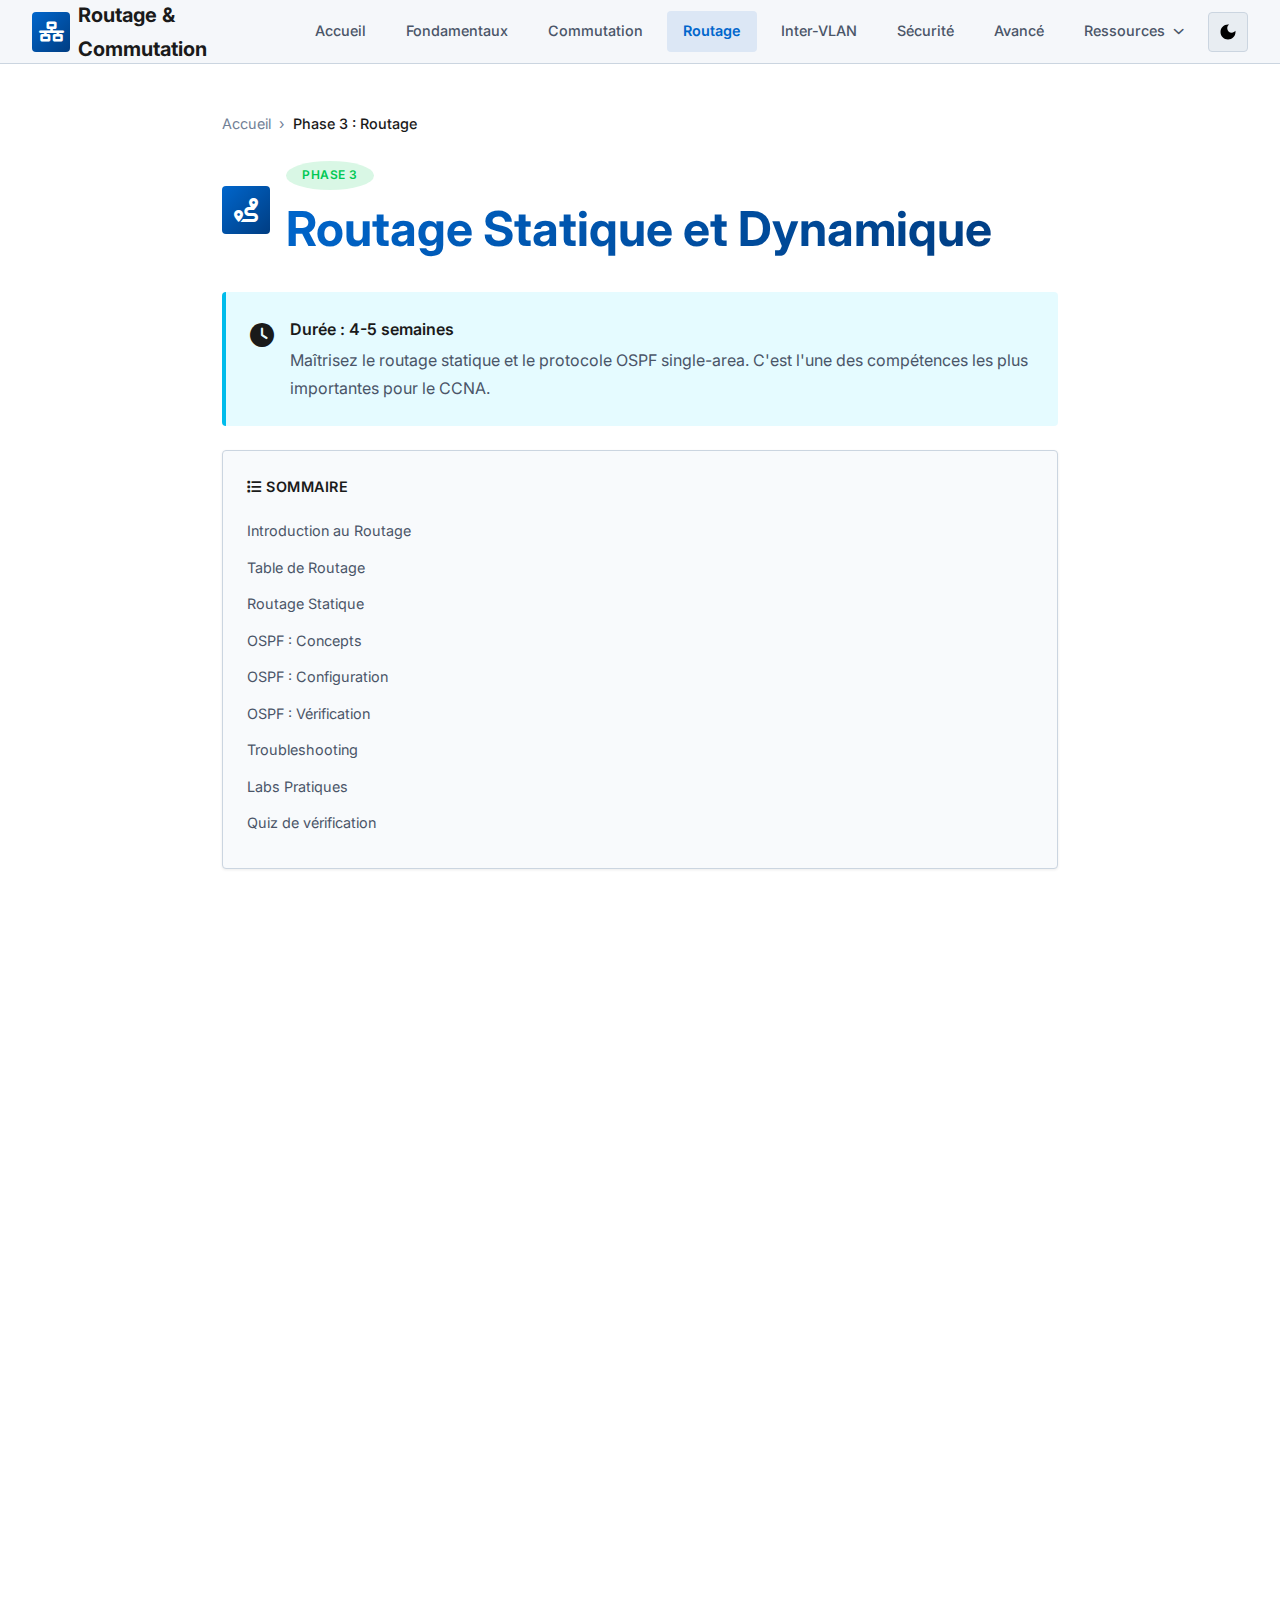
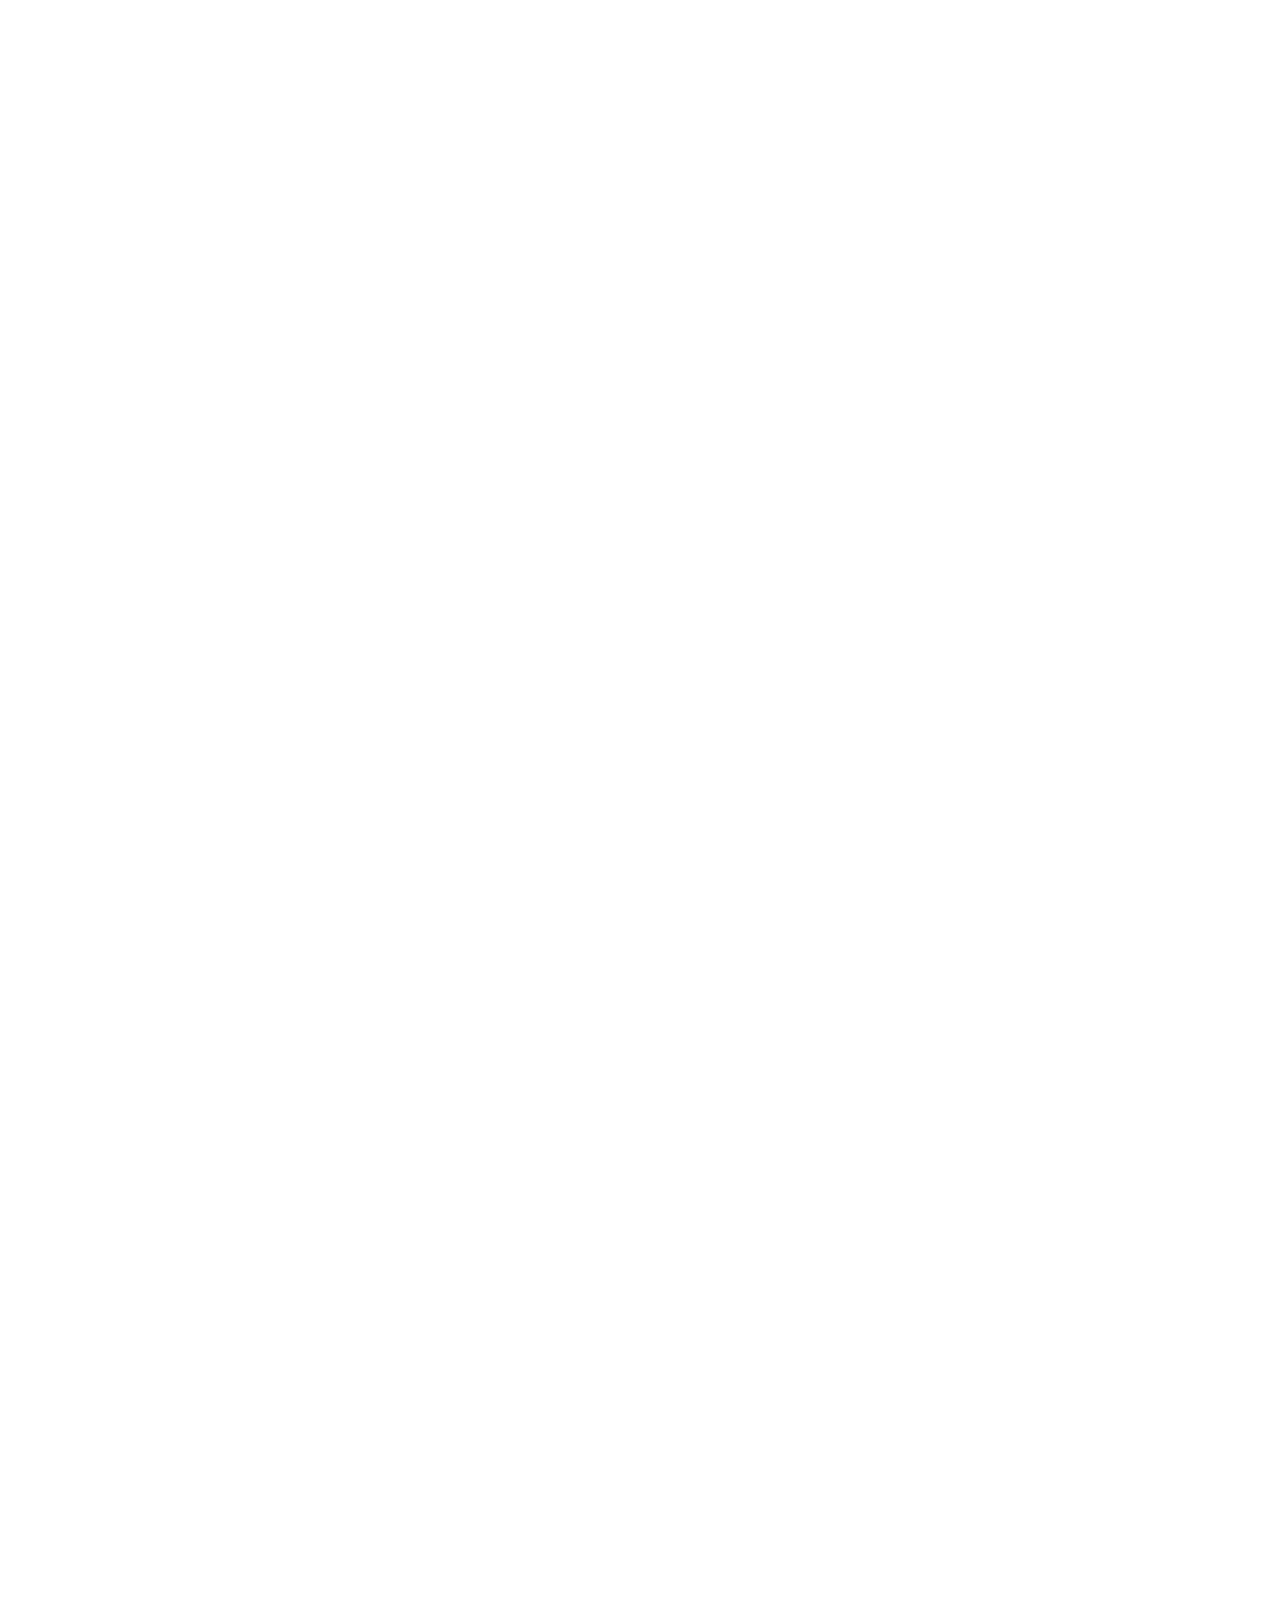
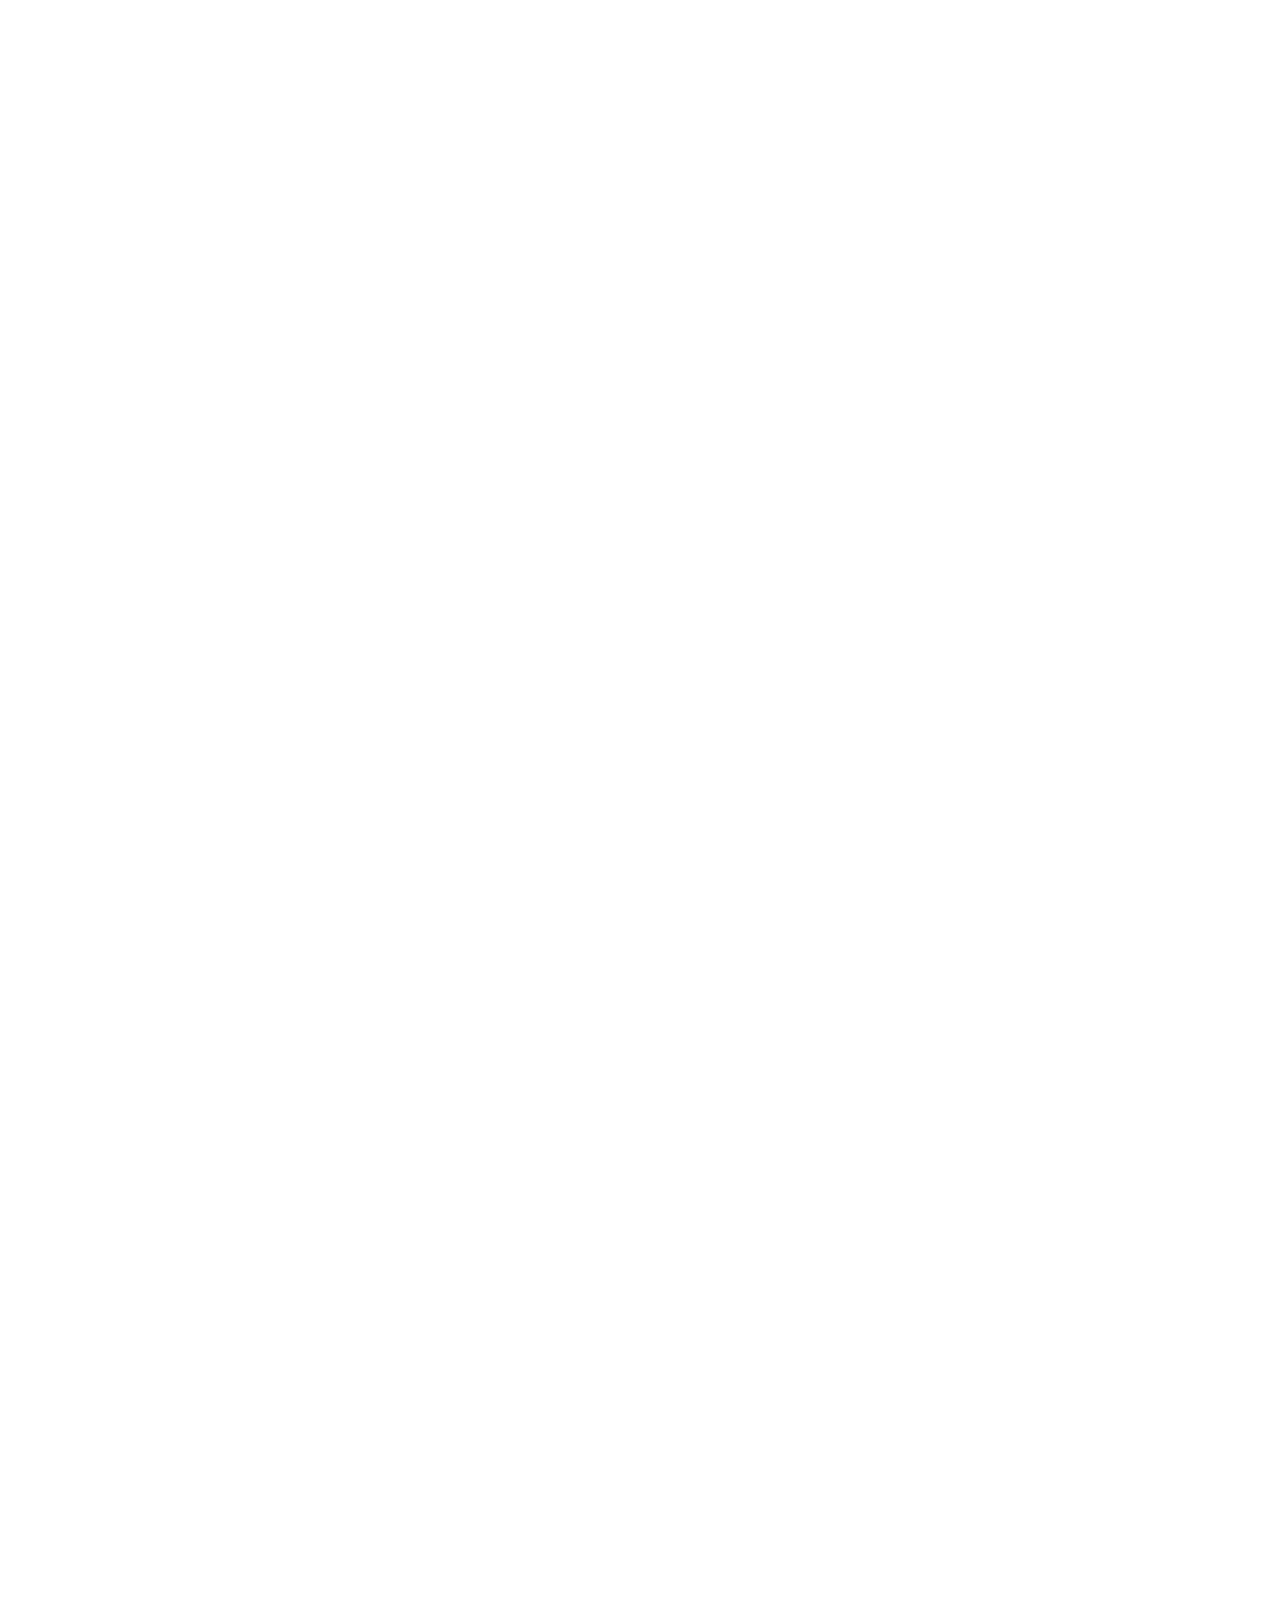
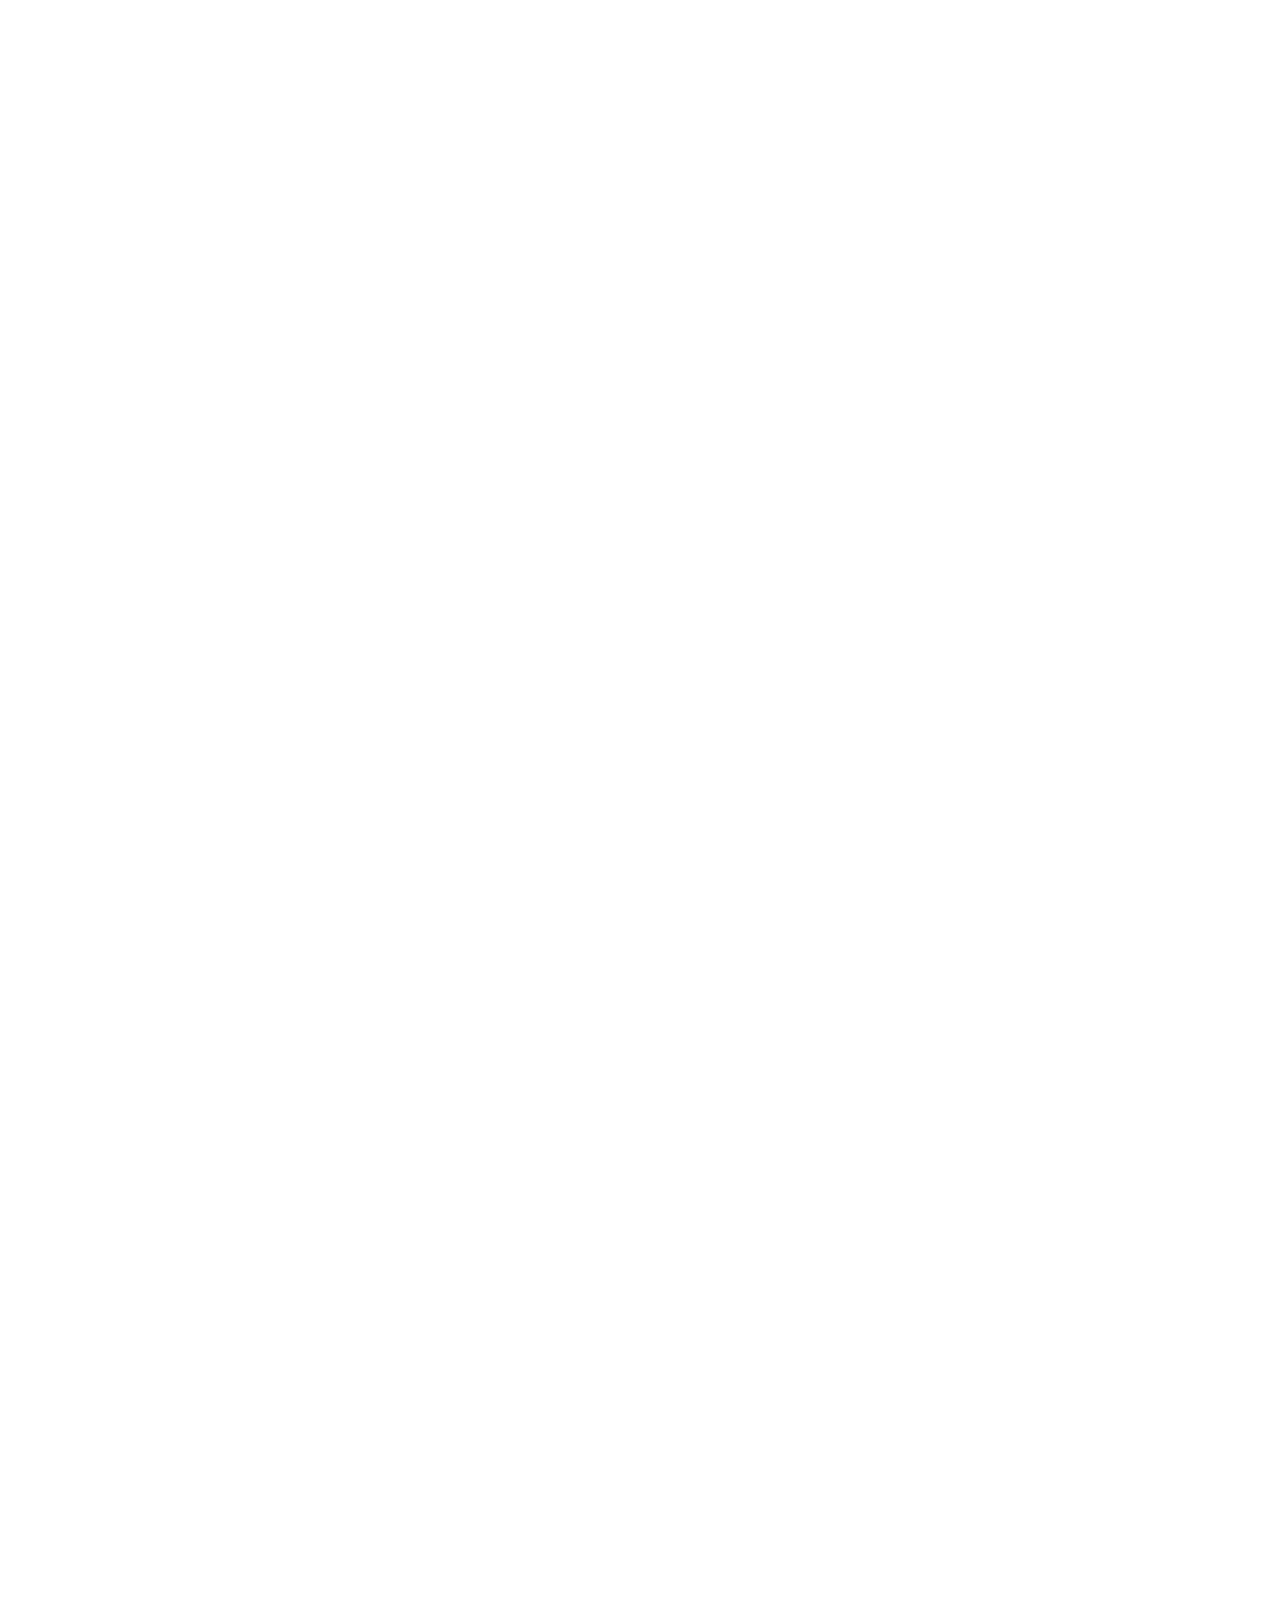
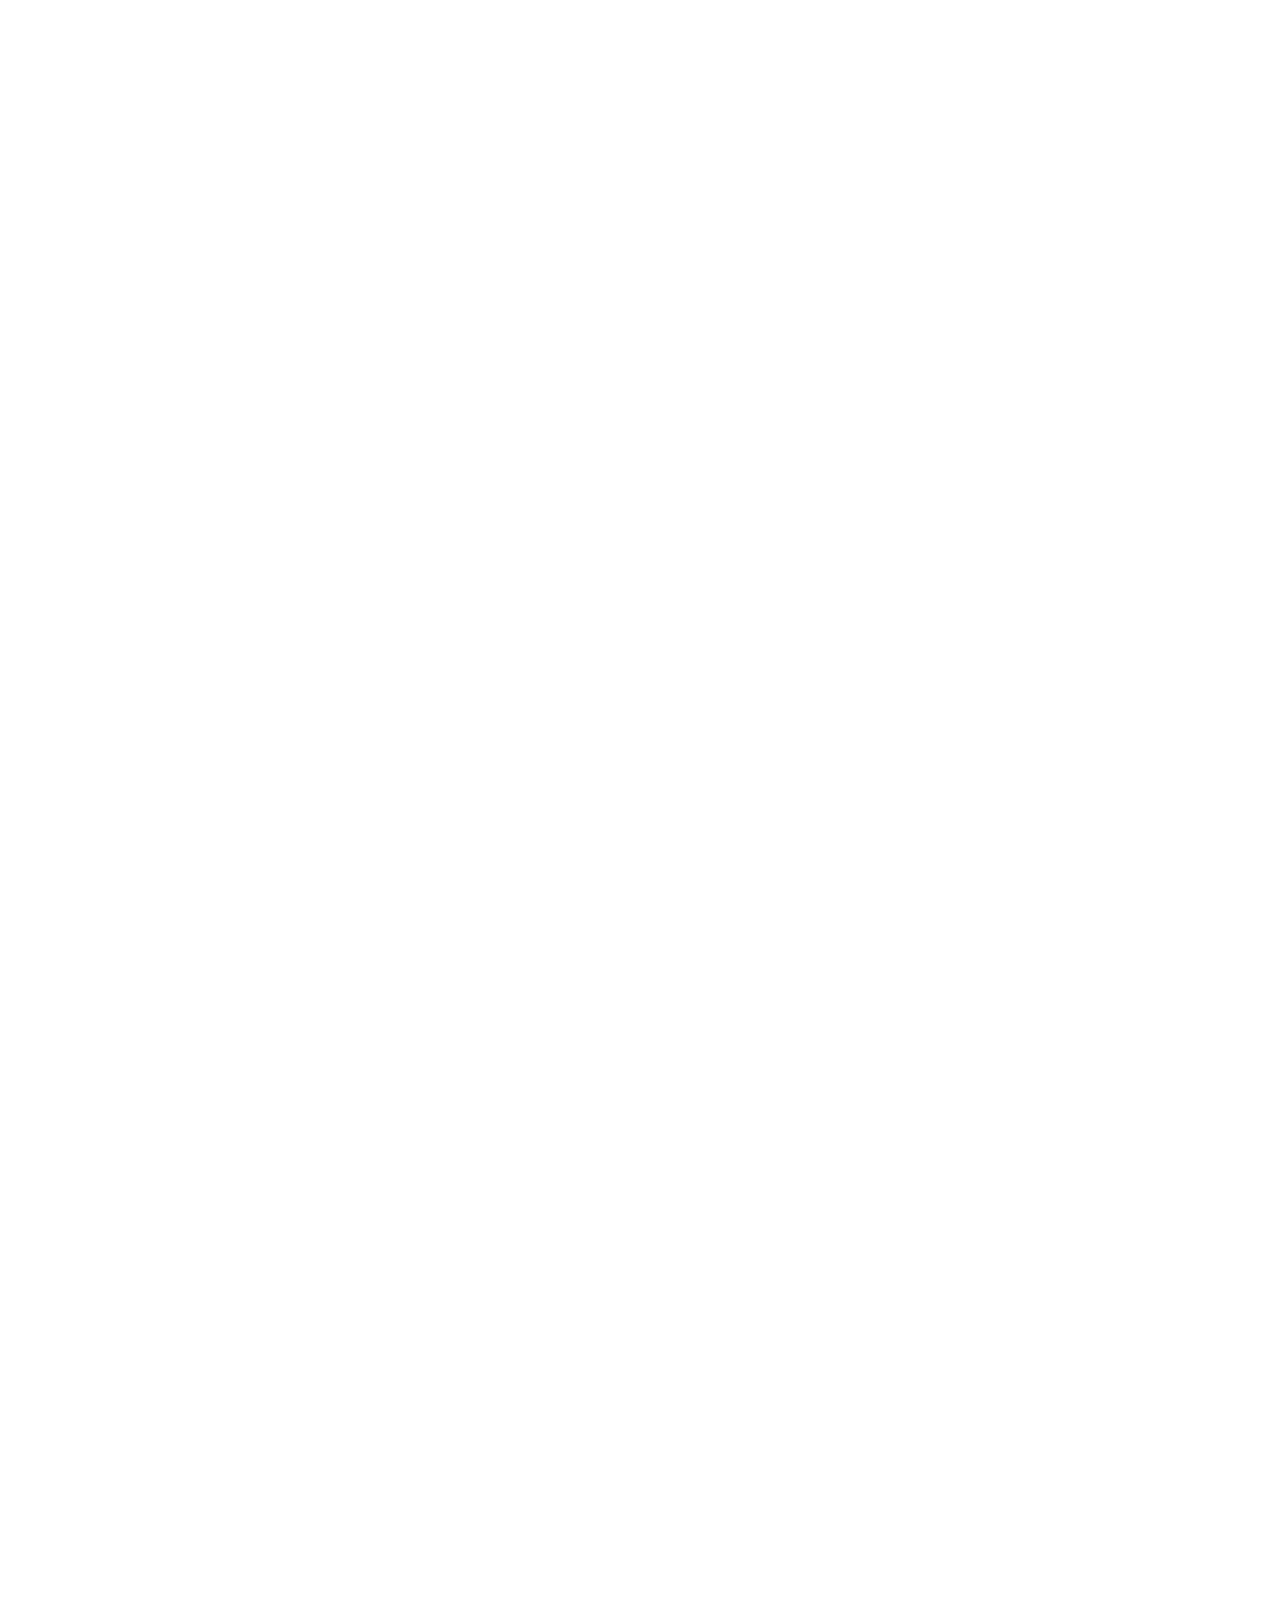
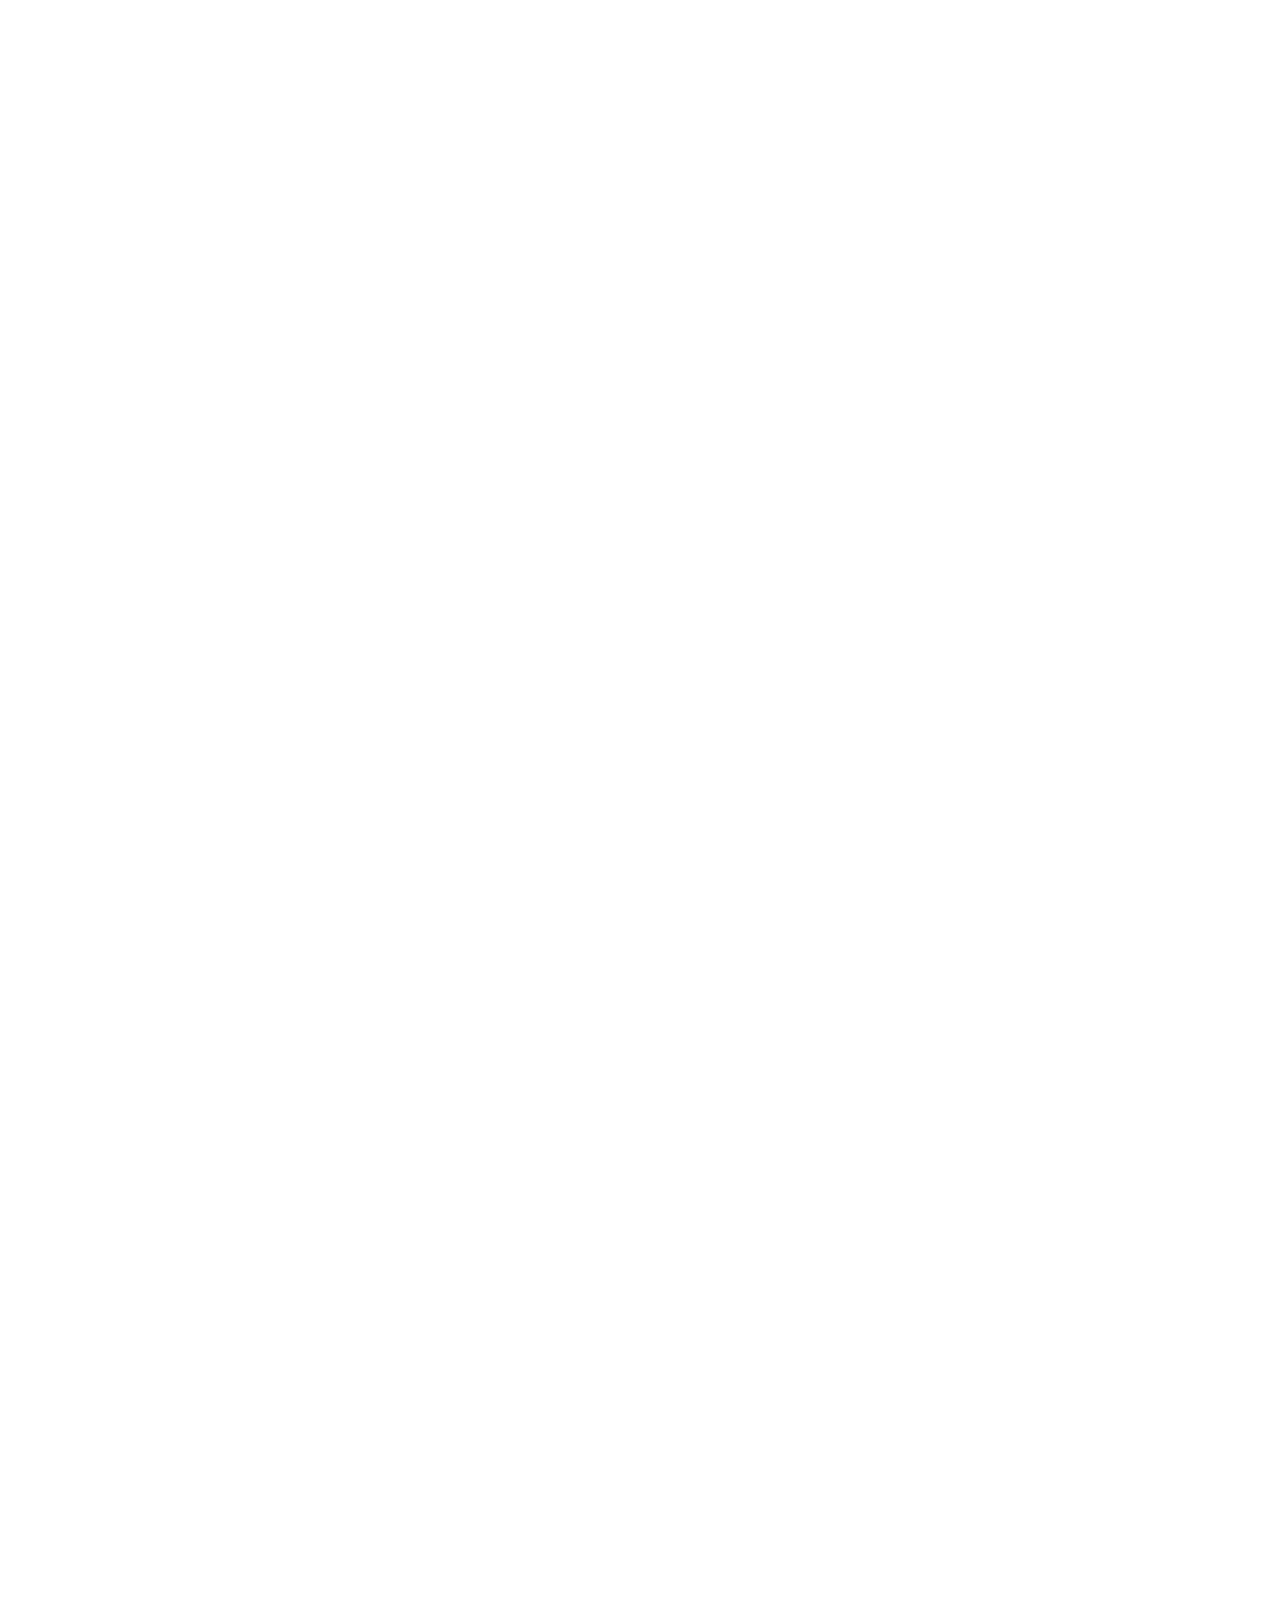
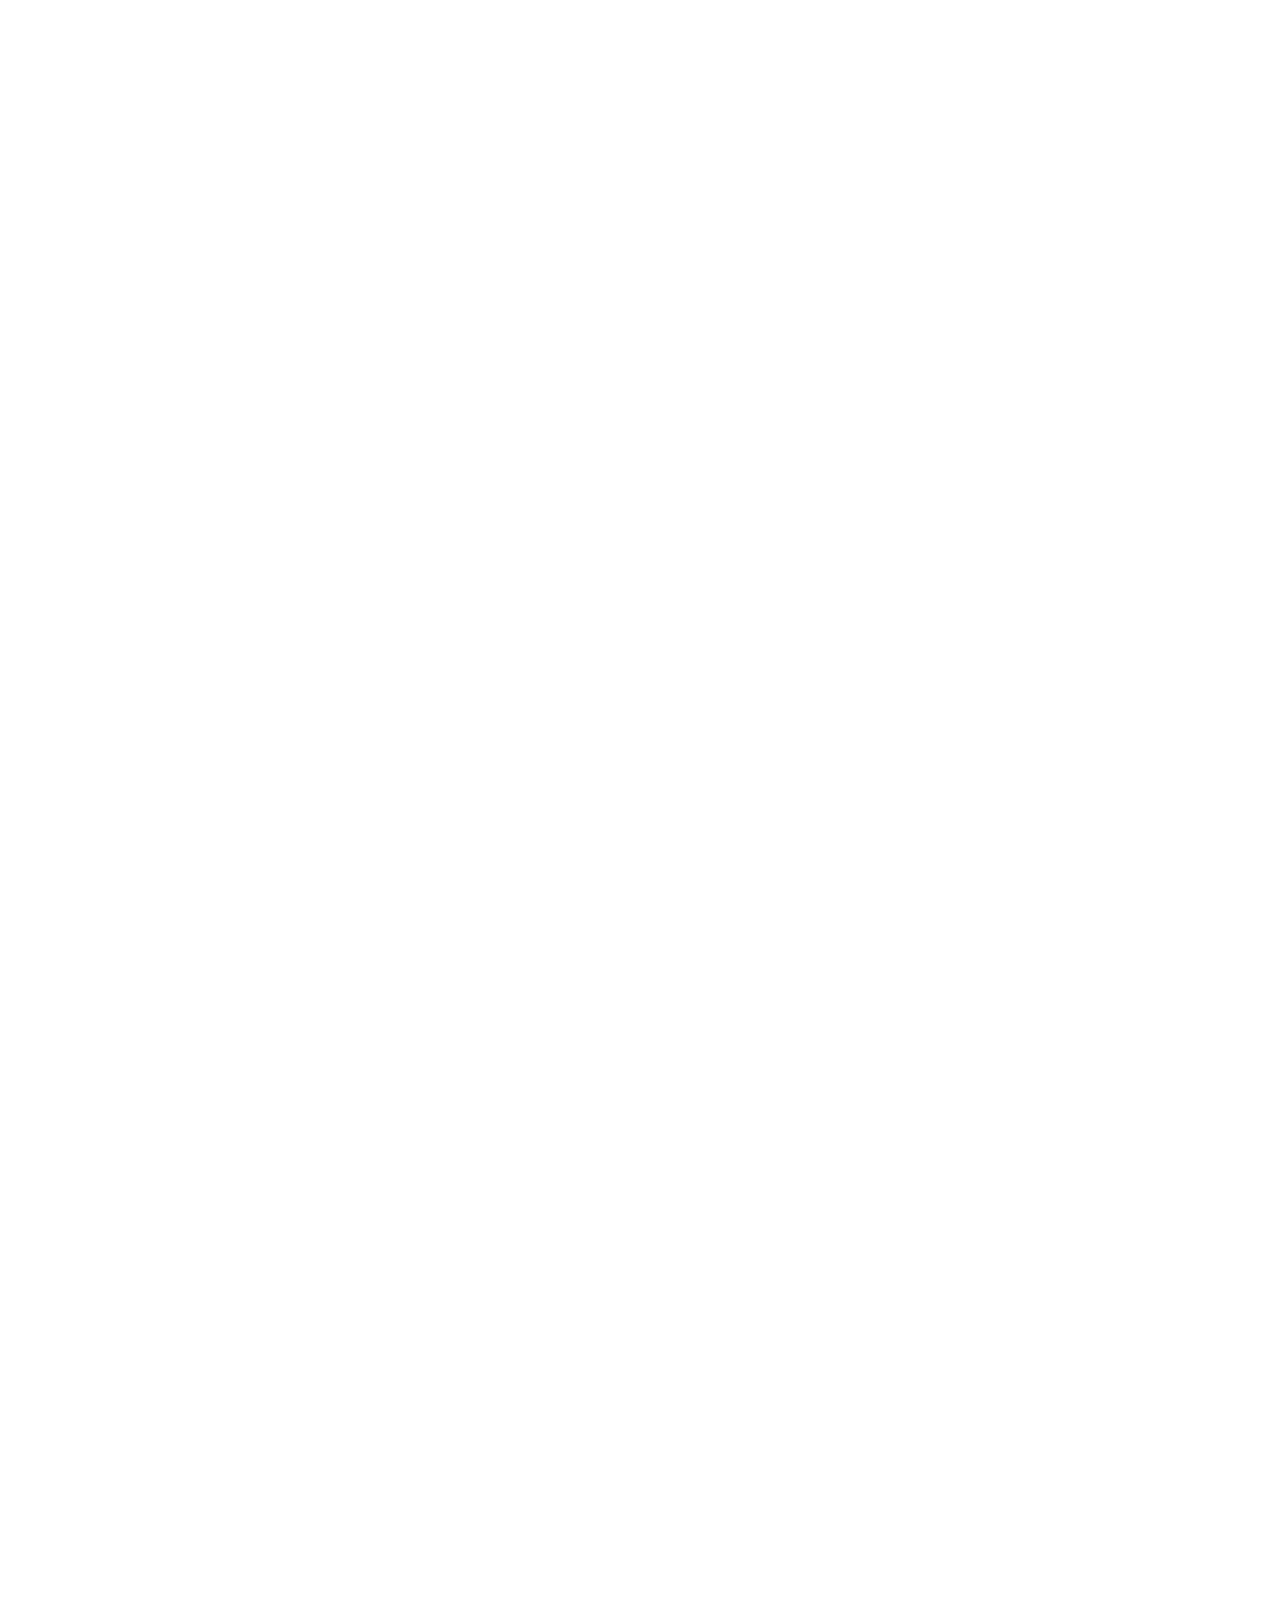
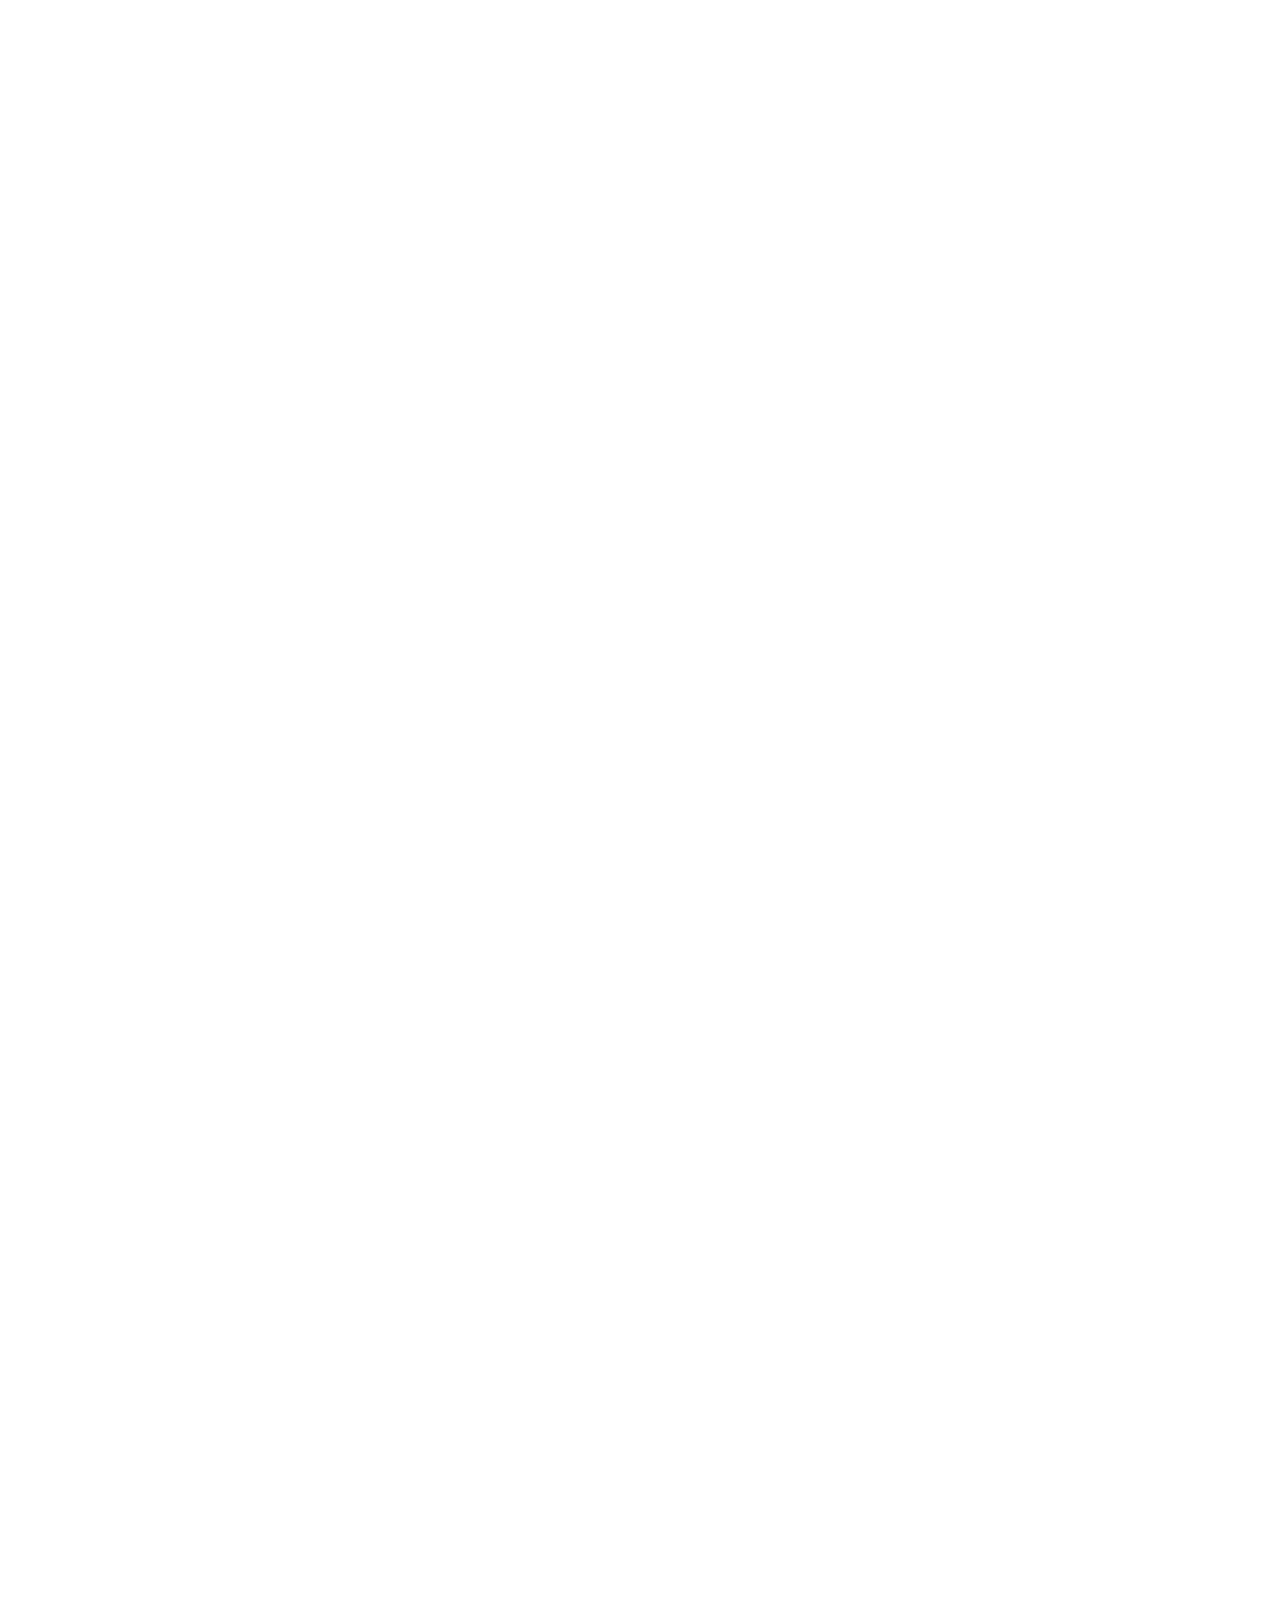
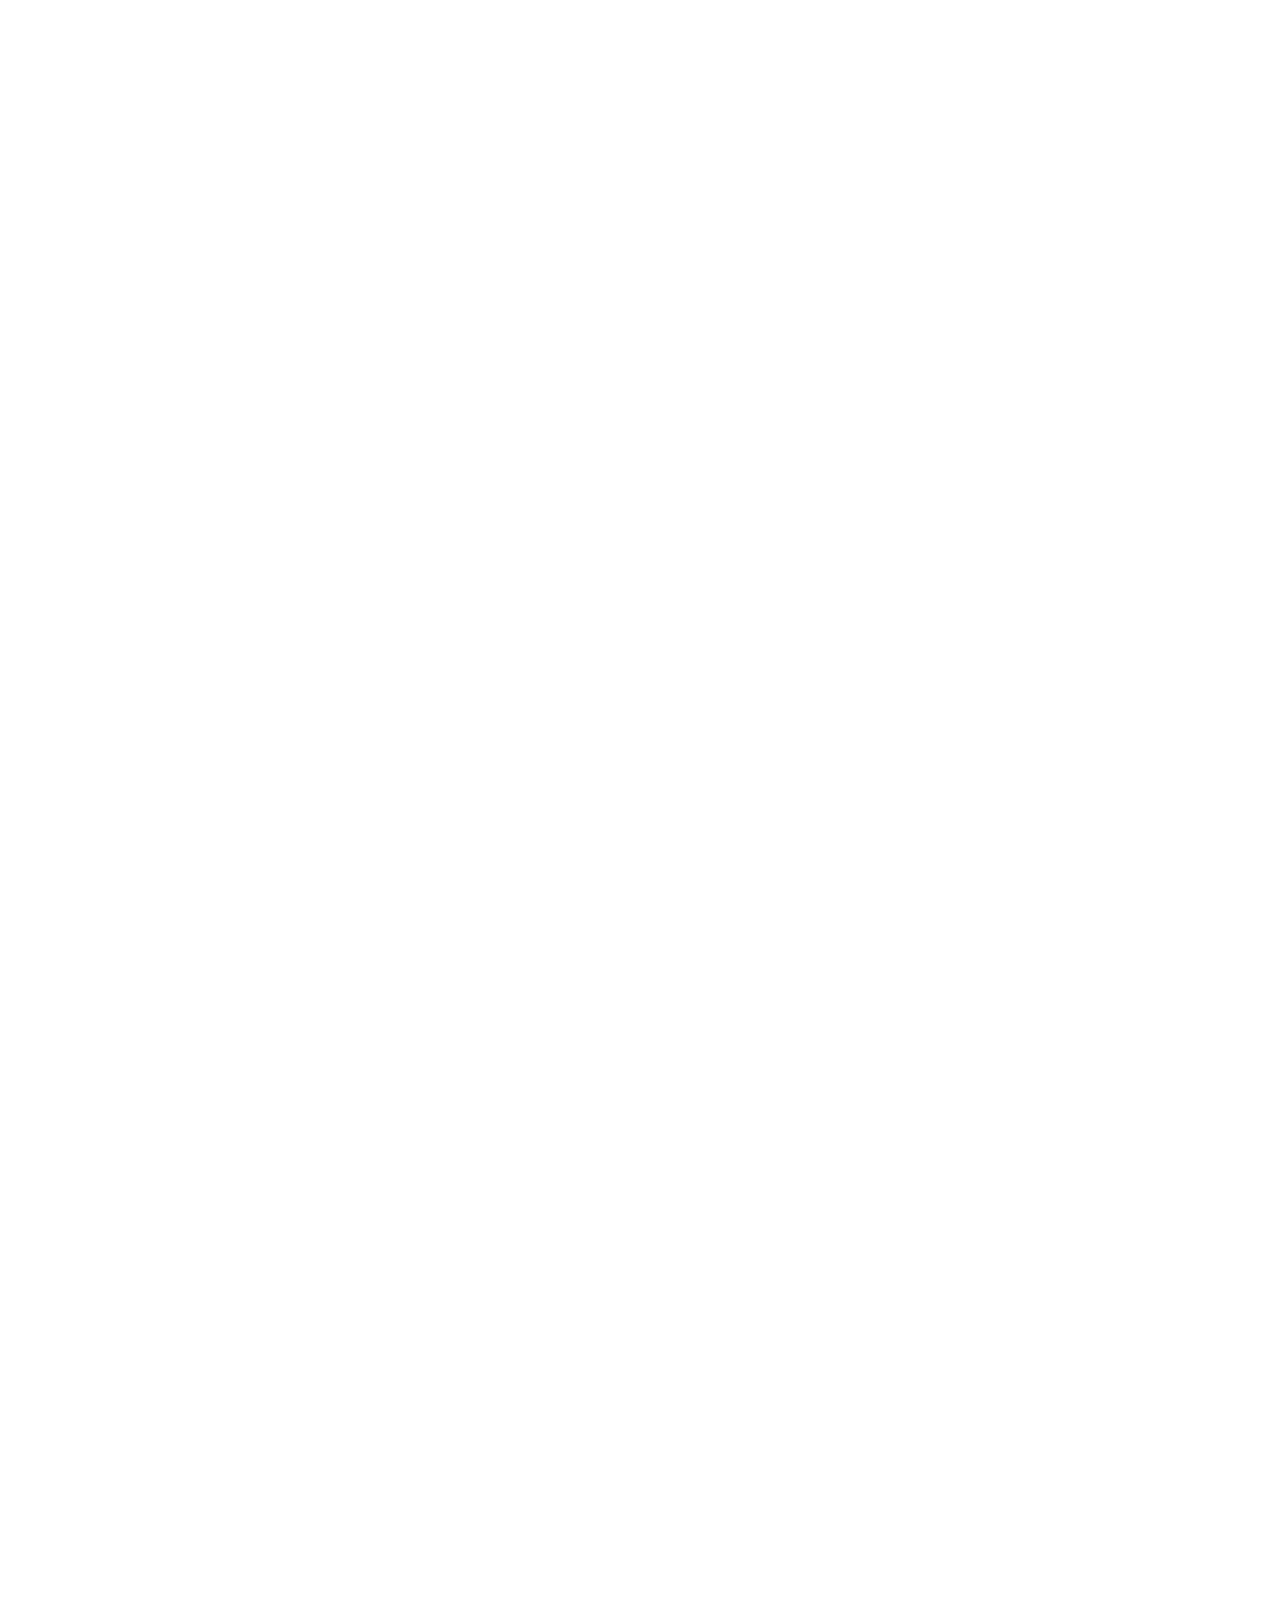
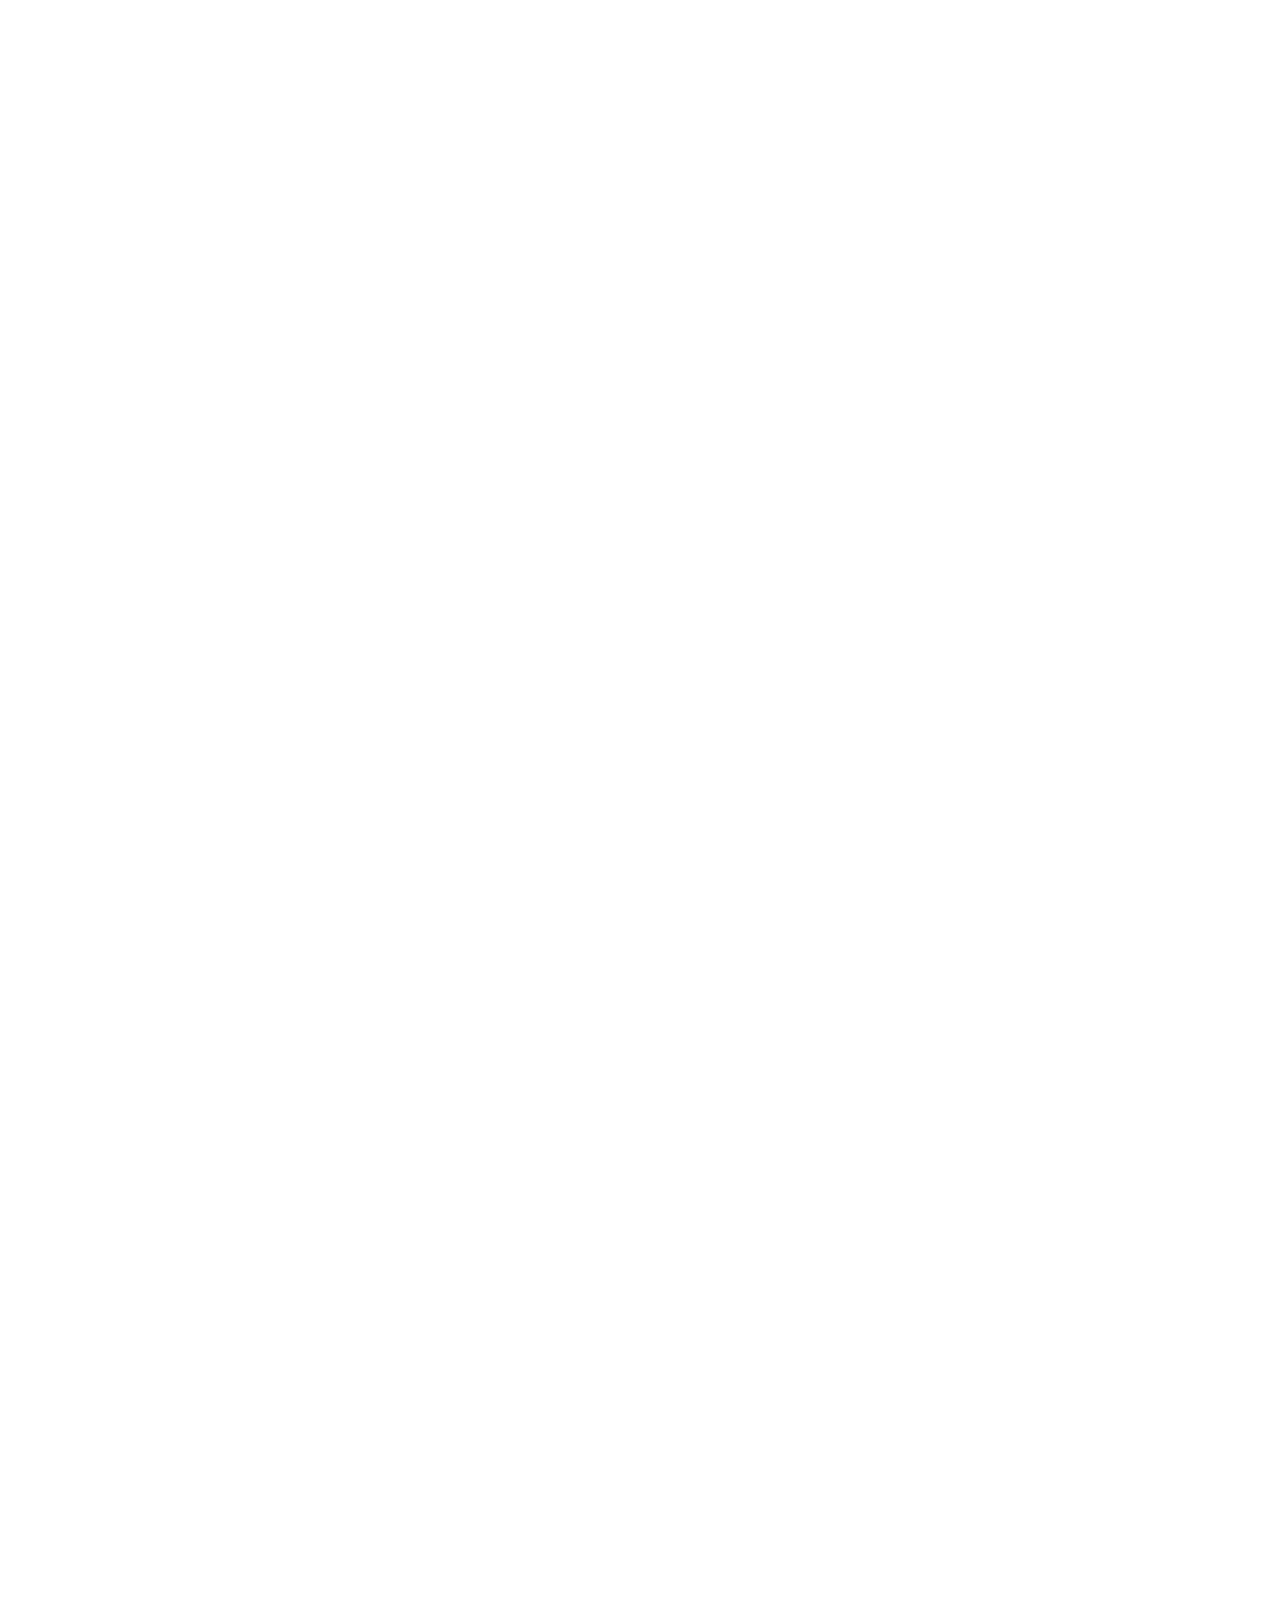
<file: pages/phase3-routage.html>
<!DOCTYPE html>
<html lang="fr">

<head>
    <meta charset="UTF-8">
    <meta name="viewport" content="width=device-width, initial-scale=1.0">
    <title>Phase 3 : Routage - Routage et Commutation</title>
    <meta name="description"
        content="Apprenez le routage Cisco : routes statiques, OSPF single-area, tables de routage et troubleshooting.">
    <link rel="preconnect" href="https://fonts.googleapis.com">
    <link rel="preconnect" href="https://fonts.gstatic.com" crossorigin>
    <link
        href="https://fonts.googleapis.com/css2?family=Inter:wght@400;500;600;700&family=Fira+Code:wght@400;500&display=swap"
        rel="stylesheet">
    <link rel="stylesheet" href="https://cdnjs.cloudflare.com/ajax/libs/font-awesome/6.4.0/css/all.min.css">
    <link rel="stylesheet" href="../styles/main.css">
</head>

<body>
    <header class="header">
        <div class="header-container">
            <a href="../index.html" class="logo">
                <div class="logo-icon"><i class="fas fa-network-wired"></i></div>
                <span>Routage & Commutation</span>
            </a>
            <nav class="nav">
                <a href="../index.html" class="nav-link">Accueil</a>
                <a href="phase1-fondamentaux.html" class="nav-link">Fondamentaux</a>
                <a href="phase2-commutation.html" class="nav-link">Commutation</a>
                <a href="phase3-routage.html" class="nav-link active">Routage</a>
                <a href="phase4-inter-vlan.html" class="nav-link">Inter-VLAN</a>
                <a href="phase5-securite.html" class="nav-link">Sécurité</a>
                <a href="phase6-avance.html" class="nav-link">Avancé</a>
                <div class="nav-item">
                    <a href="ressources.html" class="nav-link">
                        Ressources <i class="fas fa-chevron-down" style="font-size: 0.7rem;"></i>
                    </a>
                    <div class="dropdown-menu">
                        <a href="projets.html" class="dropdown-item">
                            <i class="fas fa-project-diagram"></i> Projets
                        </a>
                        <a href="ccna.html" class="dropdown-item">
                            <i class="fas fa-graduation-cap"></i> CCNA
                        </a>
                        <a href="ressources.html" class="dropdown-item">
                            <i class="fas fa-book"></i> Voir tout
                        </a>
                    </div>
                </div>
            </nav>
            <div class="header-actions">
                <button class="theme-toggle" aria-label="Changer le thème">
                    <svg class="sun-icon" viewBox="0 0 24 24" fill="currentColor">
                        <path
                            d="M12 7c-2.76 0-5 2.24-5 5s2.24 5 5 5 5-2.24 5-5-2.24-5-5-5zM2 13h2c.55 0 1-.45 1-1s-.45-1-1-1H2c-.55 0-1 .45-1 1s.45 1 1 1zm18 0h2c.55 0 1-.45 1-1s-.45-1-1-1h-2c-.55 0-1 .45-1 1s.45 1 1 1zM11 2v2c0 .55.45 1 1 1s1-.45 1-1V2c0-.55-.45-1-1-1s-1 .45-1 1zm0 18v2c0 .55.45 1 1 1s1-.45 1-1v-2c0-.55-.45-1-1-1s-1 .45-1 1zM5.99 4.58c-.39-.39-1.03-.39-1.41 0-.39.39-.39 1.03 0 1.41l1.06 1.06c.39.39 1.03.39 1.41 0s.39-1.03 0-1.41L5.99 4.58zm12.37 12.37c-.39-.39-1.03-.39-1.41 0-.39.39-.39 1.03 0 1.41l1.06 1.06c.39.39 1.03.39 1.41 0 .39-.39.39-1.03 0-1.41l-1.06-1.06zm1.06-10.96c.39-.39.39-1.03 0-1.41-.39-.39-1.03-.39-1.41 0l-1.06 1.06c-.39.39-.39 1.03 0 1.41s1.03.39 1.41 0l1.06-1.06zM7.05 18.36c.39-.39.39-1.03 0-1.41-.39-.39-1.03-.39-1.41 0l-1.06 1.06c-.39.39-.39 1.03 0 1.41s1.03.39 1.41 0l1.06-1.06z" />
                    </svg>
                    <svg class="moon-icon" viewBox="0 0 24 24" fill="currentColor">
                        <path
                            d="M12 3c-4.97 0-9 4.03-9 9s4.03 9 9 9 9-4.03 9-9c0-.46-.04-.92-.1-1.36-.98 1.37-2.58 2.26-4.4 2.26-2.98 0-5.4-2.42-5.4-5.4 0-1.81.89-3.42 2.26-4.4-.44-.06-.9-.1-1.36-.1z" />
                    </svg>
                </button>
                <button class="mobile-menu-btn" aria-label="Menu">
                    <i class="fas fa-bars"></i>
                </button>
            </div>
        </div>
    </header>

    <main class="main">
        <div class="container container-narrow">
            <nav class="breadcrumb">
                <a href="../index.html">Accueil</a>
                <span class="breadcrumb-separator">›</span>
                <span class="breadcrumb-current">Phase 3 : Routage</span>
            </nav>

            <div class="section-header">
                <div class="section-icon"><i class="fas fa-route"></i></div>
                <div>
                    <span class="phase-badge" style="background: rgba(0, 200, 83, 0.15); color: #00c853;">Phase 3</span>
                    <h1 style="margin-top: 0.5rem;">Routage Statique et Dynamique</h1>
                </div>

            </div>

            <div class="alert alert-info">
                <div class="alert-icon"><i class="fas fa-clock"></i></div>
                <div class="alert-content">
                    <div class="alert-title">Durée : 4-5 semaines</div>
                    <p style="margin: 0;">Maîtrisez le routage statique et le protocole OSPF single-area. C'est l'une
                        des compétences les plus importantes pour le CCNA.</p>
                </div>
            </div>

            <!-- Table of Contents -->
            <div class="toc">
                <div class="toc-title"><i class="fas fa-list"></i> Sommaire</div>
                <ul class="toc-list">
                    <li><a href="#introduction">Introduction au Routage</a></li>
                    <li><a href="#table-routage">Table de Routage</a></li>
                    <li><a href="#routage-statique">Routage Statique</a></li>
                    <li><a href="#ospf-concepts">OSPF : Concepts</a></li>
                    <li><a href="#ospf-config">OSPF : Configuration</a></li>
                    <li><a href="#ospf-verification">OSPF : Vérification</a></li>
                    <li><a href="#troubleshooting">Troubleshooting</a></li>
                    <li><a href="#labs">Labs Pratiques</a></li>
                    <li><a href="#quiz">Quiz de vérification</a></li>
                </ul>
            </div>

            <!-- Section 1: Introduction -->
            <section class="section" id="introduction">
                <h2>Introduction au Routage</h2>

                <p>Le <strong>routage</strong> est le processus par lequel un routeur détermine le <strong>meilleur
                        chemin</strong> pour acheminer un paquet de sa source vers sa destination. C'est une fonction de
                    la <strong>couche 3</strong> (Réseau) du modèle OSI.</p>

                <h3>Rôle du Routeur</h3>
                <ul>
                    <li><strong>Interconnecter les réseaux</strong> : Connecte des réseaux différents (ex: LAN ↔ WAN)
                    </li>
                    <li><strong>Prendre des décisions de routage</strong> : Utilise la table de routage pour déterminer
                        le next-hop</li>
                    <li><strong>Segmenter les domaines de broadcast</strong> : Chaque interface est un domaine de
                        broadcast séparé</li>
                    <li><strong>Filtrer le trafic</strong> : Peut appliquer des ACLs pour la sécurité</li>
                </ul>

                <h3>Configuration de Base du Routeur</h3>
                <div class="code-block">
                    <div class="code-header">
                        <span class="code-lang">Cisco IOS - Configuration initiale routeur</span>
                        <button class="code-copy-btn"><i class="fas fa-copy"></i> Copier</button>
                    </div>
                    <pre><code>! Configuration de base
enable
configure terminal
hostname R1
no ip domain-lookup
enable secret class

! Configuration console
line console 0
  password cisco
  login
  logging synchronous

! Configuration VTY
line vty 0 4
  password cisco
  login
  transport input ssh

! Chiffrement des mots de passe
service password-encryption
banner motd #Accès non autorisé interdit#

! Configuration des interfaces
interface g0/0/0
  description Lien vers LAN
  ip address 192.168.1.1 255.255.255.0
  no shutdown

interface g0/0/1
  description Lien vers WAN
  ip address 10.0.0.1 255.255.255.252
  no shutdown

! Sauvegarder
end
copy running-config startup-config</code></pre>
                </div>

                <h3>Types de Routage</h3>
                <table style="width: 100%; border-collapse: collapse; margin: 1rem 0;">
                    <thead>
                        <tr style="background: var(--gradient-primary); color: white;">
                            <th style="padding: 12px; text-align: left;">Type</th>
                            <th style="padding: 12px; text-align: left;">Description</th>
                            <th style="padding: 12px; text-align: left;">Avantages</th>
                            <th style="padding: 12px; text-align: left;">Inconvénients</th>
                        </tr>
                    </thead>
                    <tbody>
                        <tr style="background: var(--bg-card);">
                            <td style="padding: 12px; border-bottom: 1px solid var(--border-color);">
                                <strong>Statique</strong>
                            </td>
                            <td style="padding: 12px; border-bottom: 1px solid var(--border-color);">Routes configurées
                                manuellement</td>
                            <td style="padding: 12px; border-bottom: 1px solid var(--border-color);">Simple, sécurisé,
                                pas de bande passante utilisée</td>
                            <td style="padding: 12px; border-bottom: 1px solid var(--border-color);">Pas de mise à jour
                                automatique, ne scale pas</td>
                        </tr>
                        <tr>
                            <td style="padding: 12px;"><strong>Dynamique</strong></td>
                            <td style="padding: 12px;">Routes apprises automatiquement</td>
                            <td style="padding: 12px;">S'adapte aux changements, scalable</td>
                            <td style="padding: 12px;">Utilise CPU/bande passante, plus complexe</td>
                        </tr>
                    </tbody>
                </table>
            </section>

            <!-- Section 2: Table de Routage -->
            <section class="section" id="table-routage">
                <h2>Table de Routage</h2>

                <p>La <strong>table de routage</strong> contient toutes les informations nécessaires pour prendre des
                    décisions de routage. Chaque entrée contient le réseau de destination, le masque, le next-hop (ou
                    l'interface de sortie) et la métrique.</p>

                <h3>Lecture d'une Table de Routage</h3>
                <div class="code-block">
                    <div class="code-header">
                        <span class="code-lang">Cisco IOS - Exemple de table de routage</span>
                        <button class="code-copy-btn"><i class="fas fa-copy"></i> Copier</button>
                    </div>
                    <pre><code>R1# show ip route

Codes: L - local, C - connected, S - static, R - RIP, M - mobile, B - BGP
       D - EIGRP, EX - EIGRP external, O - OSPF, IA - OSPF inter area
       N1 - OSPF NSSA external type 1, N2 - OSPF NSSA external type 2
       E1 - OSPF external type 1, E2 - OSPF external type 2
       i - IS-IS, su - IS-IS summary, L1 - IS-IS level-1, L2 - IS-IS level-2
       * - candidate default

Gateway of last resort is 10.0.0.2 to network 0.0.0.0

      10.0.0.0/8 is variably subnetted, 2 subnets, 2 masks
C        10.0.0.0/30 is directly connected, GigabitEthernet0/0/1
L        10.0.0.1/32 is directly connected, GigabitEthernet0/0/1
O     172.16.0.0/16 [110/20] via 10.0.0.2, 00:05:23, GigabitEthernet0/0/1
      192.168.1.0/24 is variably subnetted, 2 subnets, 2 masks
C        192.168.1.0/24 is directly connected, GigabitEthernet0/0/0
L        192.168.1.1/32 is directly connected, GigabitEthernet0/0/0
S     192.168.2.0/24 [1/0] via 10.0.0.2
S*    0.0.0.0/0 [1/0] via 10.0.0.2</code></pre>
                </div>

                <h3>Codes de la Table de Routage</h3>
                <ul>
                    <li><strong>C (Connected)</strong> : Réseau directement connecté à une interface</li>
                    <li><strong>L (Local)</strong> : Adresse IP de l'interface elle-même (/32)</li>
                    <li><strong>S (Static)</strong> : Route statique configurée manuellement</li>
                    <li><strong>S* (Static Default)</strong> : Route par défaut statique</li>
                    <li><strong>O (OSPF)</strong> : Route apprise via OSPF</li>
                    <li><strong>D (EIGRP)</strong> : Route apprise via EIGRP</li>
                    <li><strong>R (RIP)</strong> : Route apprise via RIP</li>
                </ul>

                <h3>Distance Administrative (AD)</h3>
                <p>Quand plusieurs sources proposent une route vers la même destination, le routeur choisit celle avec
                    la <strong>distance administrative la plus basse</strong>.</p>

                <table style="width: 100%; border-collapse: collapse; margin: 1rem 0;">
                    <thead>
                        <tr style="background: var(--gradient-primary); color: white;">
                            <th style="padding: 12px; text-align: left;">Source de Route</th>
                            <th style="padding: 12px; text-align: left;">Distance Administrative</th>
                        </tr>
                    </thead>
                    <tbody>
                        <tr style="background: var(--bg-card);">
                            <td style="padding: 12px; border-bottom: 1px solid var(--border-color);">Directly Connected
                            </td>
                            <td style="padding: 12px; border-bottom: 1px solid var(--border-color);">0</td>
                        </tr>
                        <tr>
                            <td style="padding: 12px; border-bottom: 1px solid var(--border-color);">Static Route</td>
                            <td style="padding: 12px; border-bottom: 1px solid var(--border-color);">1</td>
                        </tr>
                        <tr style="background: var(--bg-card);">
                            <td style="padding: 12px; border-bottom: 1px solid var(--border-color);">EIGRP Summary</td>
                            <td style="padding: 12px; border-bottom: 1px solid var(--border-color);">5</td>
                        </tr>
                        <tr>
                            <td style="padding: 12px; border-bottom: 1px solid var(--border-color);">eBGP</td>
                            <td style="padding: 12px; border-bottom: 1px solid var(--border-color);">20</td>
                        </tr>
                        <tr style="background: var(--bg-card);">
                            <td style="padding: 12px; border-bottom: 1px solid var(--border-color);">EIGRP (internal)
                            </td>
                            <td style="padding: 12px; border-bottom: 1px solid var(--border-color);">90</td>
                        </tr>
                        <tr>
                            <td style="padding: 12px; border-bottom: 1px solid var(--border-color);">OSPF</td>
                            <td style="padding: 12px; border-bottom: 1px solid var(--border-color);">110</td>
                        </tr>
                        <tr style="background: var(--bg-card);">
                            <td style="padding: 12px; border-bottom: 1px solid var(--border-color);">IS-IS</td>
                            <td style="padding: 12px; border-bottom: 1px solid var(--border-color);">115</td>
                        </tr>
                        <tr>
                            <td style="padding: 12px; border-bottom: 1px solid var(--border-color);">RIP</td>
                            <td style="padding: 12px; border-bottom: 1px solid var(--border-color);">120</td>
                        </tr>
                        <tr style="background: var(--bg-card);">
                            <td style="padding: 12px;">Unknown/Unreachable</td>
                            <td style="padding: 12px;">255</td>
                        </tr>
                    </tbody>
                </table>

                <div class="alert alert-warning">
                    <div class="alert-icon"><i class="fas fa-lightbulb"></i></div>
                    <div class="alert-content">
                        <div class="alert-title">Métrique vs Distance Administrative</div>
                        <p style="margin: 0;"><strong>AD</strong> = pour choisir entre protocoles différents (OSPF vs
                            EIGRP).<br>
                            <strong>Métrique</strong> = pour choisir entre routes d'un même protocole (OSPF cost).
                        </p>
                    </div>
                </div>
            </section>

            <!-- Section 3: Routage Statique -->
            <section class="section" id="routage-statique">
                <h2>Routage Statique</h2>

                <p>Les routes statiques sont configurées manuellement par l'administrateur. Elles sont idéales pour les
                    petits réseaux, les routes stub, ou comme route par défaut.</p>

                <h3>Syntaxe des Routes Statiques</h3>
                <div class="code-block">
                    <div class="code-header">
                        <span class="code-lang">Cisco IOS - Routes statiques</span>
                        <button class="code-copy-btn"><i class="fas fa-copy"></i> Copier</button>
                    </div>
                    <pre><code>! Syntaxe générale
ip route [réseau-destination] [masque] [next-hop | interface-sortie] [AD]

! Route vers un réseau via next-hop IP
ip route 192.168.2.0 255.255.255.0 10.0.0.2

! Route via interface de sortie (point-to-point uniquement)
ip route 192.168.2.0 255.255.255.0 Serial0/0/0

! Route fully specified (next-hop + interface)
ip route 192.168.2.0 255.255.255.0 GigabitEthernet0/0/1 10.0.0.2

! Route par défaut (Gateway of Last Resort)
ip route 0.0.0.0 0.0.0.0 10.0.0.2

! Route avec AD modifiée (route flottante)
ip route 192.168.2.0 255.255.255.0 10.0.0.2 150</code></pre>
                </div>

                <h3>Types de Routes Statiques</h3>
                <ul>
                    <li><strong>Route standard</strong> : Vers un réseau spécifique</li>
                    <li><strong>Route par défaut</strong> : 0.0.0.0/0 - Route vers "tout le reste"</li>
                    <li><strong>Route hôte</strong> : Vers une adresse IP unique (/32)</li>
                    <li><strong>Route flottante</strong> : Backup avec AD plus élevée</li>
                    <li><strong>Route récapitulative</strong> : Agrège plusieurs routes en une seule</li>
                </ul>

                <h3>Route Flottante (Floating Static Route)</h3>
                <p>Une route flottante sert de <strong>backup</strong>. Elle n'est utilisée que si la route principale
                    disparaît.</p>

                <div class="code-block">
                    <div class="code-header">
                        <span class="code-lang">Cisco IOS - Route flottante</span>
                        <button class="code-copy-btn"><i class="fas fa-copy"></i> Copier</button>
                    </div>
                    <pre><code>! Route principale via le lien principal (AD par défaut = 1)
ip route 192.168.2.0 255.255.255.0 10.0.0.2

! Route flottante via lien de backup (AD = 150)
! Cette route ne sera utilisée que si la première devient indisponible
ip route 192.168.2.0 255.255.255.0 10.0.1.2 150</code></pre>
                </div>

                <h3>Vérification des Routes Statiques</h3>
                <div class="code-block">
                    <div class="code-header">
                        <span class="code-lang">Cisco IOS - Vérification</span>
                        <button class="code-copy-btn"><i class="fas fa-copy"></i> Copier</button>
                    </div>
                    <pre><code>! Afficher la table de routage
show ip route

! Afficher uniquement les routes statiques
show ip route static

! Afficher une route spécifique
show ip route 192.168.2.0

! Vérifier la configuration
show running-config | include ip route</code></pre>
                </div>
            </section>

            <!-- Section 4: OSPF Concepts -->
            <section class="section" id="ospf-concepts">
                <h2>OSPF : Concepts</h2>

                <p><strong>OSPF</strong> (Open Shortest Path First) est un protocole de routage à <strong>état de
                        lien</strong> (Link-State) standardisé (IEEE). C'est le protocole IGP le plus utilisé en
                    entreprise.</p>

                <h3>Caractéristiques OSPF</h3>
                <ul>
                    <li><strong>Type</strong> : Link-State (vs Distance Vector comme RIP)</li>
                    <li><strong>Algorithme</strong> : Dijkstra (SPF - Shortest Path First)</li>
                    <li><strong>Métrique</strong> : Cost (basé sur la bande passante)</li>
                    <li><strong>Distance Administrative</strong> : 110</li>
                    <li><strong>Mises à jour</strong> : Incrémentales (seulement les changements)</li>
                    <li><strong>Convergence</strong> : Rapide</li>
                    <li><strong>Support VLSM/CIDR</strong> : Oui (classless)</li>
                </ul>

                <h3>Terminologie OSPF</h3>
                <table style="width: 100%; border-collapse: collapse; margin: 1rem 0;">
                    <thead>
                        <tr style="background: var(--gradient-primary); color: white;">
                            <th style="padding: 12px; text-align: left;">Terme</th>
                            <th style="padding: 12px; text-align: left;">Description</th>
                        </tr>
                    </thead>
                    <tbody>
                        <tr style="background: var(--bg-card);">
                            <td style="padding: 12px; border-bottom: 1px solid var(--border-color);"><strong>Router
                                    ID</strong></td>
                            <td style="padding: 12px; border-bottom: 1px solid var(--border-color);">Identifiant unique
                                du routeur (format IP). Choisi : 1) Manuellement 2) Plus haute IP loopback 3) Plus haute
                                IP active</td>
                        </tr>
                        <tr>
                            <td style="padding: 12px; border-bottom: 1px solid var(--border-color);">
                                <strong>Area</strong>
                            </td>
                            <td style="padding: 12px; border-bottom: 1px solid var(--border-color);">Zone logique
                                regroupant des routeurs. Area 0 = backbone (obligatoire)</td>
                        </tr>
                        <tr style="background: var(--bg-card);">
                            <td style="padding: 12px; border-bottom: 1px solid var(--border-color);">
                                <strong>LSA</strong>
                            </td>
                            <td style="padding: 12px; border-bottom: 1px solid var(--border-color);">Link State
                                Advertisement - Messages décrivant les liens</td>
                        </tr>
                        <tr>
                            <td style="padding: 12px; border-bottom: 1px solid var(--border-color);">
                                <strong>LSDB</strong>
                            </td>
                            <td style="padding: 12px; border-bottom: 1px solid var(--border-color);">Link State Database
                                - Base de données contenant tous les LSAs</td>
                        </tr>
                        <tr style="background: var(--bg-card);">
                            <td style="padding: 12px; border-bottom: 1px solid var(--border-color);">
                                <strong>Neighbor</strong>
                            </td>
                            <td style="padding: 12px; border-bottom: 1px solid var(--border-color);">Routeur OSPF
                                adjacent avec qui on échange des informations</td>
                        </tr>
                        <tr>
                            <td style="padding: 12px; border-bottom: 1px solid var(--border-color);">
                                <strong>DR/BDR</strong>
                            </td>
                            <td style="padding: 12px; border-bottom: 1px solid var(--border-color);">Designated Router /
                                Backup DR - Élus sur les réseaux multi-accès</td>
                        </tr>
                        <tr style="background: var(--bg-card);">
                            <td style="padding: 12px;"><strong>Cost</strong></td>
                            <td style="padding: 12px;">Métrique = Reference Bandwidth / Interface Bandwidth</td>
                        </tr>
                    </tbody>
                </table>

                <h3>Calcul du Cost OSPF</h3>
                <p>Par défaut, la référence est 100 Mbps. Donc :</p>
                <ul>
                    <li><strong>10 Mbps</strong> : 100/10 = <strong>10</strong></li>
                    <li><strong>100 Mbps</strong> : 100/100 = <strong>1</strong></li>
                    <li><strong>1 Gbps</strong> : 100/1000 = <strong>1</strong> (problème !)</li>
                    <li><strong>10 Gbps</strong> : 100/10000 = <strong>1</strong> (problème !)</li>
                </ul>

                <div class="alert alert-warning">
                    <div class="alert-icon"><i class="fas fa-triangle-exclamation"></i></div>
                    <div class="alert-content">
                        <div class="alert-title">Augmenter la reference bandwidth !</div>
                        <p style="margin: 0;">Pour les réseaux modernes avec du Gigabit/10Gig, configurez une référence
                            plus élevée pour différencier les liens :<br>
                            <code>auto-cost reference-bandwidth 10000</code> (pour 10 Gbps)
                        </p>
                    </div>
                </div>

                <h3>États des Neighbors OSPF</h3>
                <ol>
                    <li><strong>Down</strong> : Pas de Hello reçu</li>
                    <li><strong>Init</strong> : Hello reçu, mais pas bidirectionnel</li>
                    <li><strong>2-Way</strong> : Communication bidirectionnelle établie (élection DR/BDR ici)</li>
                    <li><strong>ExStart</strong> : Négociation du master/slave pour DBD</li>
                    <li><strong>Exchange</strong> : Échange des DBD (Database Description)</li>
                    <li><strong>Loading</strong> : Demande et réception des LSAs manquants</li>
                    <li><strong>Full</strong> : Adjacence établie, LSDB synchronisée</li>
                </ol>

                <h3>Hello et Dead Timers</h3>
                <ul>
                    <li><strong>Réseau broadcast/point-to-point</strong> : Hello = 10s, Dead = 40s</li>
                    <li><strong>Réseau NBMA</strong> : Hello = 30s, Dead = 120s</li>
                </ul>
                <p>Les timers doivent correspondre entre neighbors pour former une adjacence !</p>
            </section>

            <!-- Section 5: OSPF Configuration -->
            <section class="section" id="ospf-config">
                <h2>OSPF : Configuration</h2>

                <h3>Configuration Single-Area OSPF</h3>
                <div class="code-block">
                    <div class="code-header">
                        <span class="code-lang">Cisco IOS - Configuration OSPF</span>
                        <button class="code-copy-btn"><i class="fas fa-copy"></i> Copier</button>
                    </div>
                    <pre><code>! Activer OSPF avec un process ID (local au routeur)
router ospf 1

! Configurer le Router ID (recommandé)
router-id 1.1.1.1

! Annoncer les réseaux (avec wildcard mask)
! Wildcard = inverse du subnet mask (255.255.255.0 → 0.0.0.255)
network 192.168.1.0 0.0.0.255 area 0
network 10.0.0.0 0.0.0.3 area 0

! Alternative : annoncer une interface spécifique
network 192.168.1.1 0.0.0.0 area 0

! Définir les interfaces passives (pas d'envoi/réception OSPF)
passive-interface g0/0/0

! Définir toutes les interfaces passives par défaut
passive-interface default
no passive-interface g0/0/1

! Propager la route par défaut
default-information originate

! Modifier la reference bandwidth (pour Gigabit+)
auto-cost reference-bandwidth 10000

! Configurer une interface loopback pour le Router ID
interface loopback 0
  ip address 1.1.1.1 255.255.255.255</code></pre>
                </div>

                <h3>Configuration par Interface (Méthode moderne)</h3>
                <div class="code-block">
                    <div class="code-header">
                        <span class="code-lang">Cisco IOS - OSPF par interface</span>
                        <button class="code-copy-btn"><i class="fas fa-copy"></i> Copier</button>
                    </div>
                    <pre><code>! Activer OSPF sur une interface spécifique
interface g0/0/0
  ip ospf 1 area 0
  
interface g0/0/1
  ip ospf 1 area 0

! Configurer le cost manuellement
interface g0/0/1
  ip ospf cost 100

! Configurer la priorité DR/BDR (défaut: 1)
interface g0/0/1
  ip ospf priority 100

! Modifier les timers (attention: doit correspondre des 2 côtés!)
interface g0/0/1
  ip ospf hello-interval 5
  ip ospf dead-interval 20</code></pre>
                </div>

                <h3>Élection DR/BDR</h3>
                <p>Sur les réseaux multi-accès (Ethernet), un <strong>DR</strong> (Designated Router) et un
                    <strong>BDR</strong> (Backup DR) sont élus pour réduire le nombre d'adjacences.
                </p>
                <p>L'élection se base sur :</p>
                <ol>
                    <li><strong>Priorité OSPF</strong> la plus haute (défaut: 1, range: 0-255)</li>
                    <li><strong>Router ID</strong> le plus haut (en cas d'égalité)</li>
                </ol>
                <p><strong>Priorité 0</strong> = ne peut pas devenir DR/BDR</p>

                <div class="alert alert-info">
                    <div class="alert-icon"><i class="fas fa-lightbulb"></i></div>
                    <div class="alert-content">
                        <div class="alert-title">L'élection DR n'est pas préemptive</div>
                        <p style="margin: 0;">Même si un routeur avec une meilleure priorité arrive, le DR actuel reste
                            en place. Pour forcer une nouvelle élection, redémarrez le processus OSPF :
                            <code>clear ip ospf process</code>
                        </p>
                    </div>
                </div>
            </section>

            <!-- Section 6: OSPF Vérification -->
            <section class="section" id="ospf-verification">
                <h2>OSPF : Vérification</h2>

                <div class="code-block">
                    <div class="code-header">
                        <span class="code-lang">Cisco IOS - Commandes de vérification OSPF</span>
                        <button class="code-copy-btn"><i class="fas fa-copy"></i> Copier</button>
                    </div>
                    <pre><code>! Afficher les voisins OSPF
show ip ospf neighbor

! Exemple de sortie:
! Neighbor ID     Pri   State       Dead Time   Address        Interface
! 2.2.2.2          1   FULL/DR     00:00:38    10.0.0.2       Gi0/0/1

! Afficher la configuration OSPF
show ip protocols

! Afficher les informations OSPF sur les interfaces
show ip ospf interface
show ip ospf interface brief

! Afficher la base de données OSPF
show ip ospf database

! Afficher les routes OSPF dans la table de routage
show ip route ospf

! Debug OSPF (attention en production!)
debug ip ospf hello
debug ip ospf adj
undebug all</code></pre>
                </div>

                <h3>Interpréter show ip ospf neighbor</h3>
                <ul>
                    <li><strong>Neighbor ID</strong> : Router ID du voisin</li>
                    <li><strong>Pri</strong> : Priorité DR du voisin</li>
                    <li><strong>State</strong> : État de l'adjacence (FULL = OK)</li>
                    <li><strong>Dead Time</strong> : Temps restant avant de déclarer le voisin mort</li>
                    <li><strong>Address</strong> : Adresse IP de l'interface du voisin</li>
                    <li><strong>Interface</strong> : Interface locale vers ce voisin</li>
                </ul>

                <div class="alert alert-success">
                    <div class="alert-icon"><i class="fas fa-check-circle"></i></div>
                    <div class="alert-content">
                        <div class="alert-title">Adjacence réussie</div>
                        <p style="margin: 0;">L'état <strong>FULL/DR</strong> ou <strong>FULL/BDR</strong> ou
                            <strong>FULL/-</strong> indique une adjacence pleinement établie.
                            <strong>2WAY/DROTHER</strong> est normal entre deux routeurs non-DR sur un réseau
                            multi-accès.
                        </p>
                    </div>
                </div>
            </section>

            <!-- Section 7: Troubleshooting -->
            <section class="section" id="troubleshooting">
                <h2>Troubleshooting Routage</h2>

                <h3>Problèmes courants OSPF</h3>
                <table style="width: 100%; border-collapse: collapse; margin: 1rem 0;">
                    <thead>
                        <tr style="background: var(--gradient-primary); color: white;">
                            <th style="padding: 12px; text-align: left;">Symptôme</th>
                            <th style="padding: 12px; text-align: left;">Causes possibles</th>
                            <th style="padding: 12px; text-align: left;">Vérification</th>
                        </tr>
                    </thead>
                    <tbody>
                        <tr style="background: var(--bg-card);">
                            <td style="padding: 12px; border-bottom: 1px solid var(--border-color);">Pas de neighbor
                            </td>
                            <td style="padding: 12px; border-bottom: 1px solid var(--border-color);">Interface down, ACL
                                bloquant, mauvais réseau</td>
                            <td style="padding: 12px; border-bottom: 1px solid var(--border-color);">
                                <code>show ip ospf interface</code>
                            </td>
                        </tr>
                        <tr>
                            <td style="padding: 12px; border-bottom: 1px solid var(--border-color);">Neighbor bloqué
                                Init</td>
                            <td style="padding: 12px; border-bottom: 1px solid var(--border-color);">Hello non reçu en
                                retour (ACL, problème L2)</td>
                            <td style="padding: 12px; border-bottom: 1px solid var(--border-color);">
                                <code>debug ip ospf hello</code>
                            </td>
                        </tr>
                        <tr style="background: var(--bg-card);">
                            <td style="padding: 12px; border-bottom: 1px solid var(--border-color);">Timers mismatch
                            </td>
                            <td style="padding: 12px; border-bottom: 1px solid var(--border-color);">Hello/Dead
                                intervals différents</td>
                            <td style="padding: 12px; border-bottom: 1px solid var(--border-color);">
                                <code>show ip ospf interface</code>
                            </td>
                        </tr>
                        <tr>
                            <td style="padding: 12px; border-bottom: 1px solid var(--border-color);">Area mismatch</td>
                            <td style="padding: 12px; border-bottom: 1px solid var(--border-color);">Areas différentes
                                configurées</td>
                            <td style="padding: 12px; border-bottom: 1px solid var(--border-color);">
                                <code>show ip protocols</code>
                            </td>
                        </tr>
                        <tr style="background: var(--bg-card);">
                            <td style="padding: 12px;">Subnet mask mismatch</td>
                            <td style="padding: 12px;">Masques différents sur le même lien</td>
                            <td style="padding: 12px;"><code>show ip interface brief</code></td>
                        </tr>
                    </tbody>
                </table>

                <h3>Méthodologie de Troubleshooting</h3>
                <ol>
                    <li><strong>Vérifier la connectivité L1/L2</strong> : <code>show interfaces status</code>,
                        <code>show ip interface brief</code>
                    </li>
                    <li><strong>Vérifier les adresses IP</strong> : Sont-elles dans le même sous-réseau ?</li>
                    <li><strong>Vérifier OSPF actif</strong> : <code>show ip protocols</code>,
                        <code>show ip ospf interface</code>
                    </li>
                    <li><strong>Vérifier les neighbors</strong> : <code>show ip ospf neighbor</code></li>
                    <li><strong>Vérifier la table de routage</strong> : <code>show ip route</code></li>
                    <li><strong>Tester la connectivité</strong> : <code>ping</code>, <code>traceroute</code></li>
                </ol>
            </section>

            <!-- Section 8: Labs -->
            <section class="section" id="labs">
                <h2>Labs Pratiques</h2>

                <div class="card" style="margin-bottom: 1.5rem;">
                    <h3><i class="fas fa-microscope"></i> Lab 1 : Routes Statiques</h3>
                    <p><strong>Objectif :</strong> Configurer un réseau avec routes statiques</p>
                    <p><strong>Topologie :</strong> 3 routeurs en ligne (R1 -- R2 -- R3)</p>
                    <ol>
                        <li>Configurer les interfaces de chaque routeur</li>
                        <li>Sur R1 : route statique vers le LAN de R3 via R2</li>
                        <li>Sur R3 : route par défaut vers R2</li>
                        <li>Vérifier avec ping et traceroute</li>
                    </ol>
                </div>

                <div class="card" style="margin-bottom: 1.5rem;">
                    <h3><i class="fas fa-microscope"></i> Lab 2 : OSPF Single-Area (Lab 2.7.2)</h3>
                    <p><strong>Objectif :</strong> Configurer OSPF single-area sur plusieurs routeurs</p>
                    <p><strong>Topologie :</strong> 3 routeurs en triangle + LANs</p>
                    <ol>
                        <li>Configurer les Router IDs avec loopbacks</li>
                        <li>Activer OSPF et annoncer tous les réseaux dans Area 0</li>
                        <li>Configurer les interfaces LAN comme passives</li>
                        <li>Modifier la reference bandwidth pour 10 Gbps</li>
                        <li>Vérifier les adjacences avec <code>show ip ospf neighbor</code></li>
                        <li>Vérifier la table de routage</li>
                        <li>Tester la redondance : débrancher un lien et observer la reconvergence</li>
                    </ol>
                </div>

                <div class="card" style="margin-bottom: 1.5rem;">
                    <h3><i class="fas fa-microscope"></i> Lab 3 : Route par défaut OSPF</h3>
                    <p><strong>Objectif :</strong> Propager une route par défaut via OSPF</p>
                    <ol>
                        <li>Configurer R1 comme routeur de bordure avec accès "Internet"</li>
                        <li>Créer une route statique par défaut sur R1</li>
                        <li>Propager la route par défaut avec <code>default-information originate</code></li>
                        <li>Vérifier que tous les routeurs ont reçu la route par défaut</li>
                    </ol>
                </div>

                <div class="card" style="margin-bottom: 1.5rem;">
                    <h3><i class="fas fa-microscope"></i> Lab 4 : Élection DR/BDR</h3>
                    <p><strong>Objectif :</strong> Contrôler l'élection DR/BDR</p>
                    <ol>
                        <li>Connecter 3 routeurs sur un même segment Ethernet</li>
                        <li>Observer l'élection par défaut (basée sur Router ID)</li>
                        <li>Configurer R1 avec priorité 100 pour devenir DR</li>
                        <li>Configurer R2 avec priorité 50 pour devenir BDR</li>
                        <li>Configurer R3 avec priorité 0 (jamais DR)</li>
                        <li>Redémarrer OSPF et vérifier l'élection</li>
                    </ol>
                </div>
            </section>

            <!-- Section 9: Quiz -->
            <section class="section" id="quiz">
                <h2><i class="fas fa-flask"></i> Quiz de vérification</h2>

                <div id="quiz-container" data-phase="phase3">
                    <div style="text-align: center; padding: 2rem;">
                        <p><i class="fas fa-spinner fa-spin"></i> Chargement du quiz...</p>
                    </div>
                </div>
            </section>

            <!-- Planning -->
            <section class="section">
                <h2>Planning Suggéré</h2>
                <div class="timeline">
                    <div class="timeline-item">
                        <div class="timeline-title">Semaine 1 : Routage Statique</div>
                        <div class="timeline-content">Comprendre la table de routage + Configurer routes statiques et
                            par défaut</div>
                    </div>
                    <div class="timeline-item">
                        <div class="timeline-title">Semaine 2 : Théorie OSPF</div>
                        <div class="timeline-content">Concepts OSPF: areas, LSA, DR/BDR, états des neighbors, calcul du
                            cost</div>
                    </div>
                    <div class="timeline-item">
                        <div class="timeline-title">Semaine 3 : Configuration OSPF</div>
                        <div class="timeline-content">Labs OSPF single-area + Commandes de vérification</div>
                    </div>
                    <div class="timeline-item">
                        <div class="timeline-title">Semaine 4 : OSPF Avancé</div>
                        <div class="timeline-content">Optimisation OSPF, route par défaut, référence bandwidth</div>
                    </div>
                    <div class="timeline-item">
                        <div class="timeline-title">Semaine 5 : Troubleshooting</div>
                        <div class="timeline-content">Diagnostic et résolution de problèmes + Lab 2.7.2 complet</div>
                    </div>
                </div>
            </section>

            <!-- Page Navigation -->

            <!-- Completion Section -->
            <div class="completion-section"
                style="margin: 4rem 0; padding: 2rem; background: var(--bg-card); border-radius: var(--radius-lg); border: 1px solid var(--border-color); text-align: center;">
                <h3 style="margin-bottom: 1rem;">La phase est terminée ?</h3>
                <p style="margin-bottom: 2rem; color: var(--text-secondary);">Marquez cette phase comme terminée pour
                    suivre votre progression globale.</p>
                <button class="mark-complete-btn" data-phase="phase3"
                    style="margin: 0 auto; width: auto; font-size: 1.1rem; padding: 0.75rem 2rem;">Marquer la phase
                    comme terminée</button>
            </div>

            <nav class="page-nav">
                <a href="phase2-commutation.html" class="page-nav-link prev">
                    <span>←</span>
                    <div>
                        <div class="page-nav-label">Précédent</div>
                        <div class="page-nav-title">Phase 2 : Commutation</div>
                    </div>
                </a>
                <a href="phase4-inter-vlan.html" class="page-nav-link">
                    <div>
                        <div class="page-nav-label">Suivant</div>
                        <div class="page-nav-title">Phase 4 : Inter-VLAN</div>
                    </div>
                    <span>→</span>
                </a>
            </nav>
        </div>
    </main>

    <footer class="footer">
        <div class="footer-content">
            <p class="footer-text">Programme de Formation en Routage et Commutation • Préparation CCNA 200-301</p>
        </div>
    </footer>
    <script src="../js/quiz_data.js"></script>
    <script src="../js/quiz.js"></script>
    <script src="../js/main.js"></script>
</body>

</html>
</file>
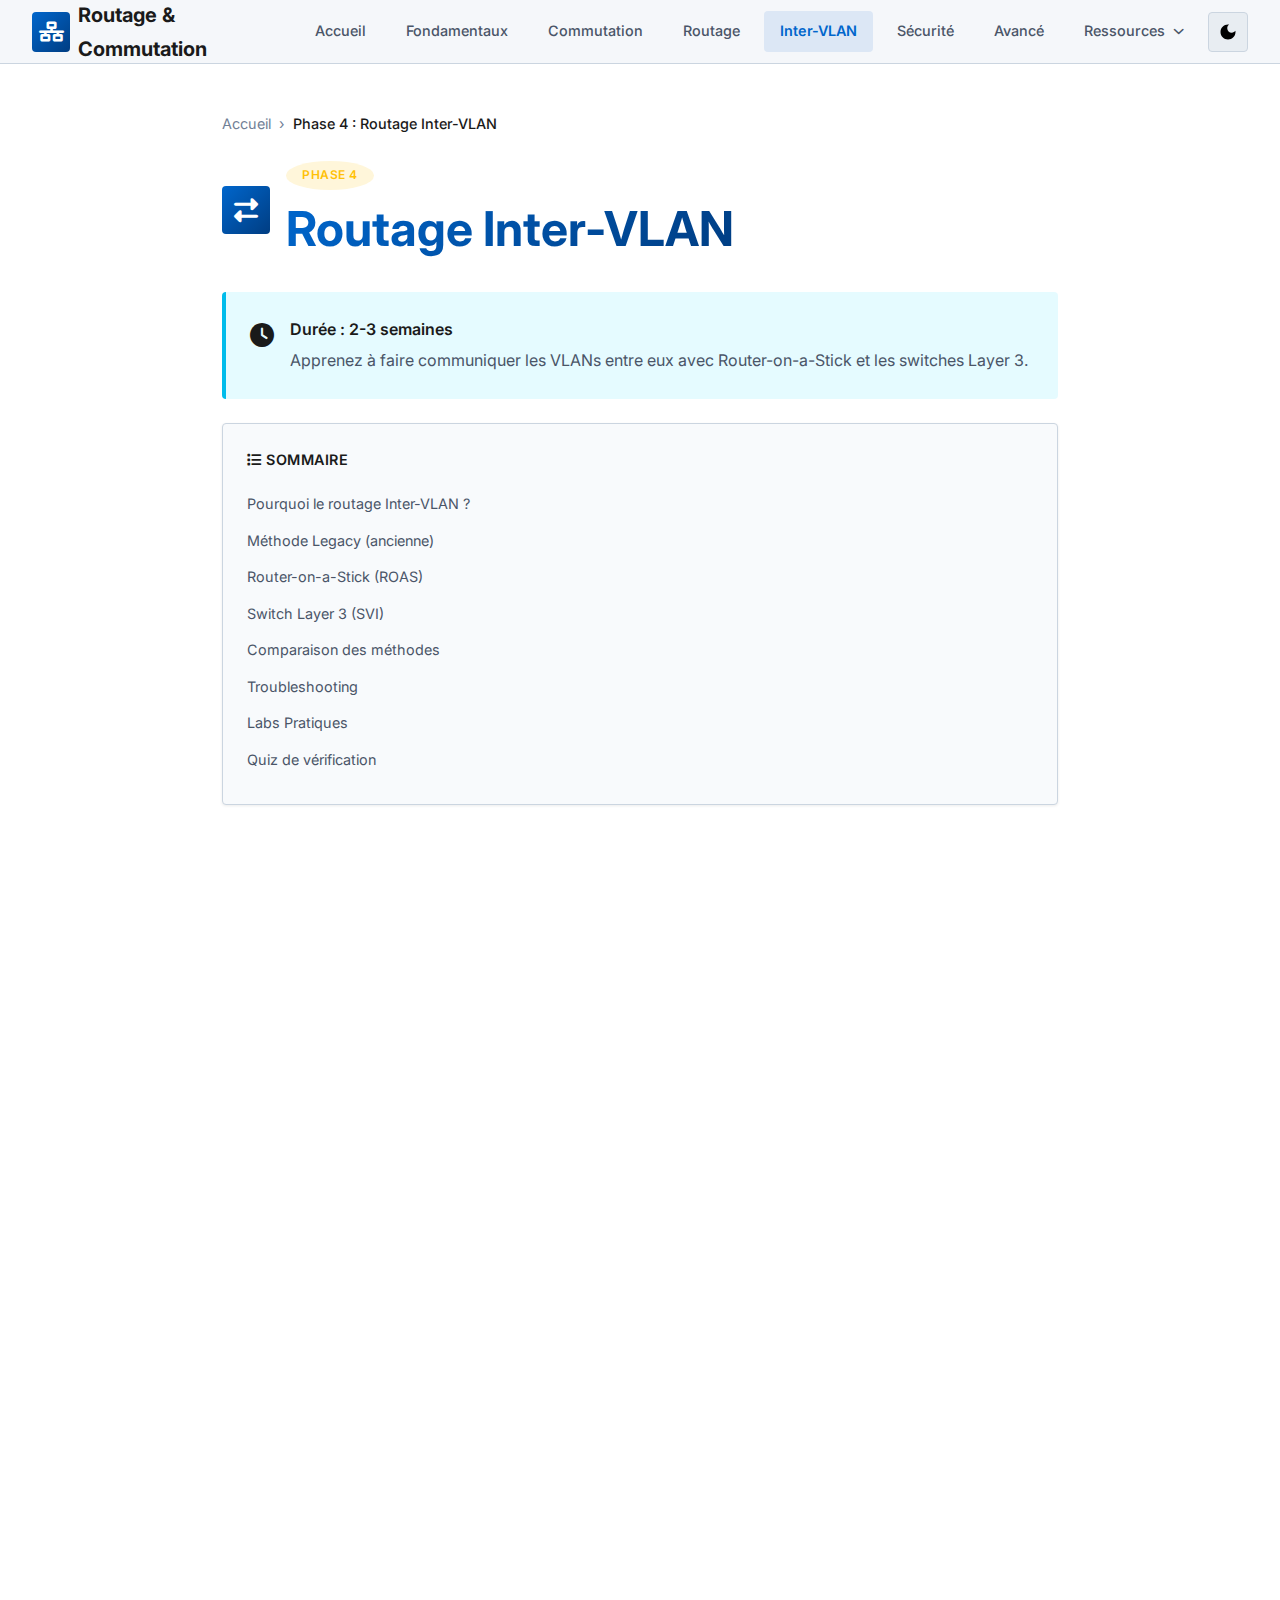
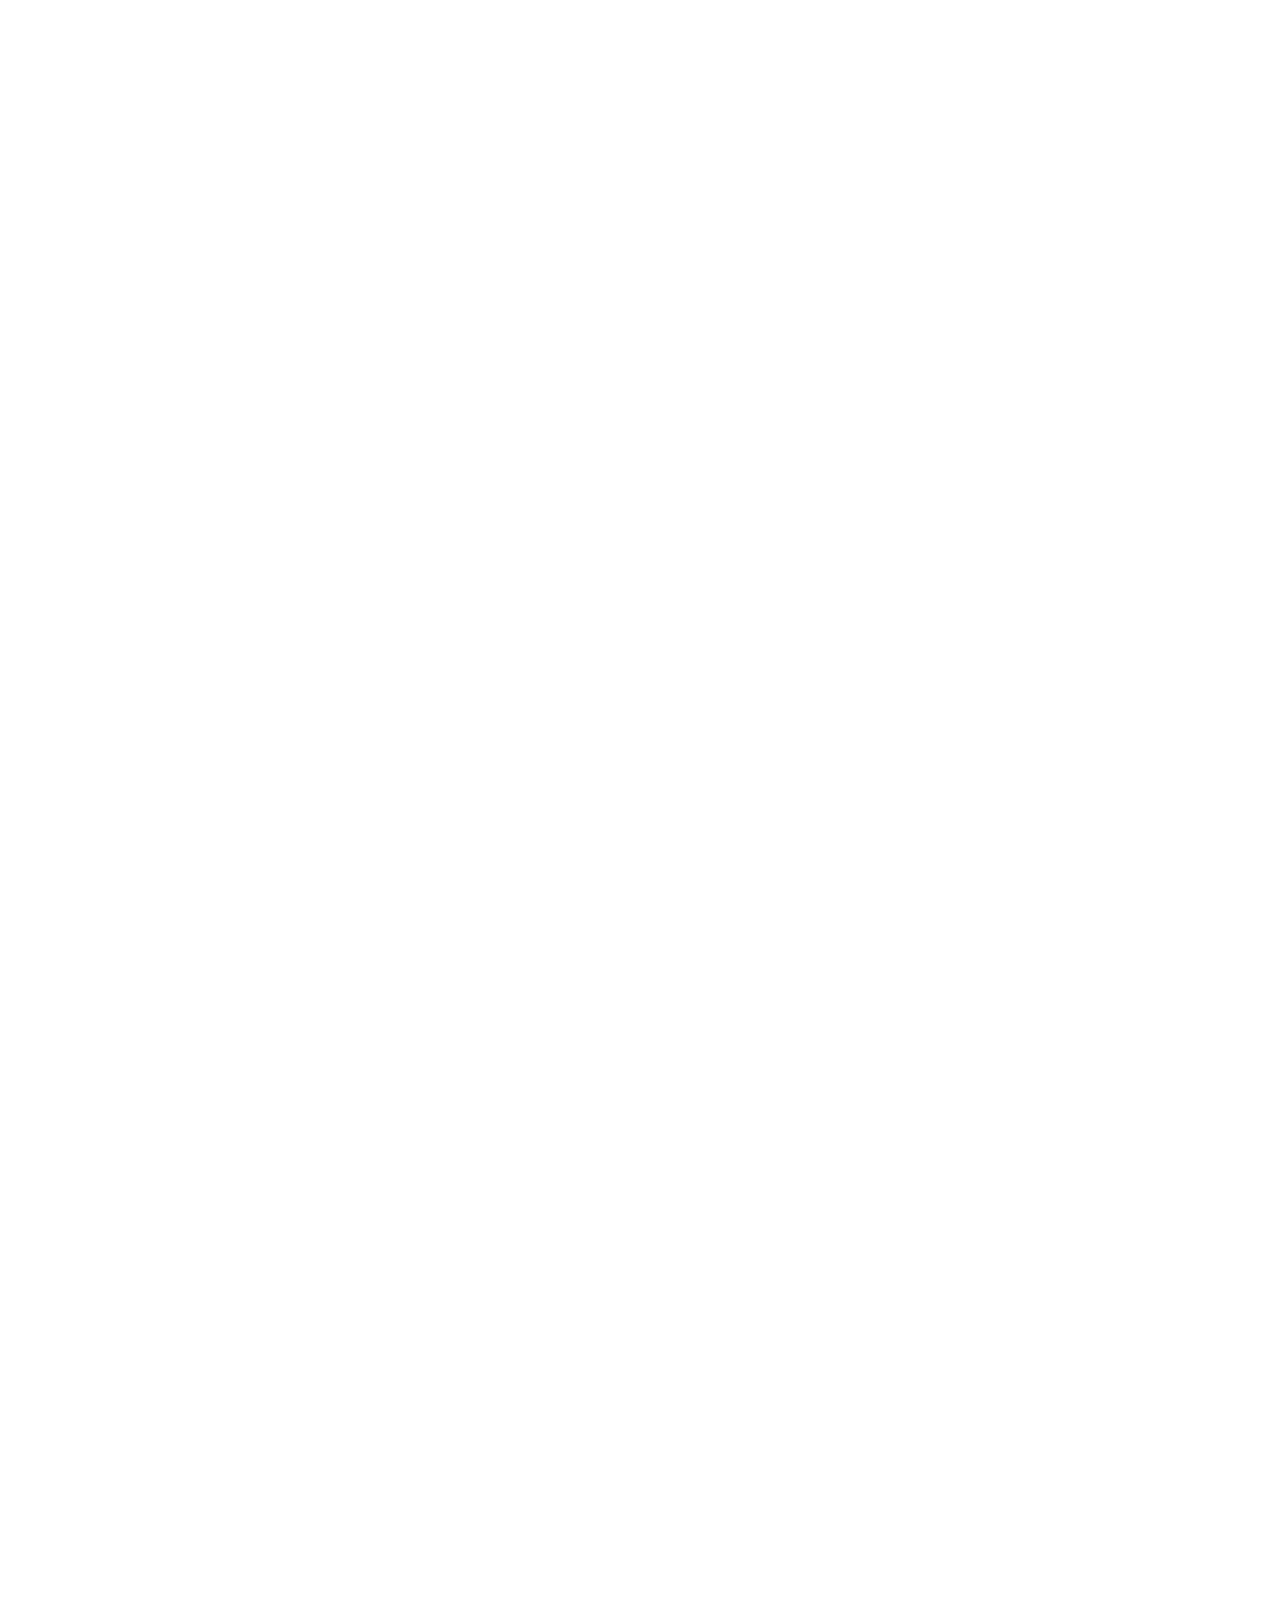
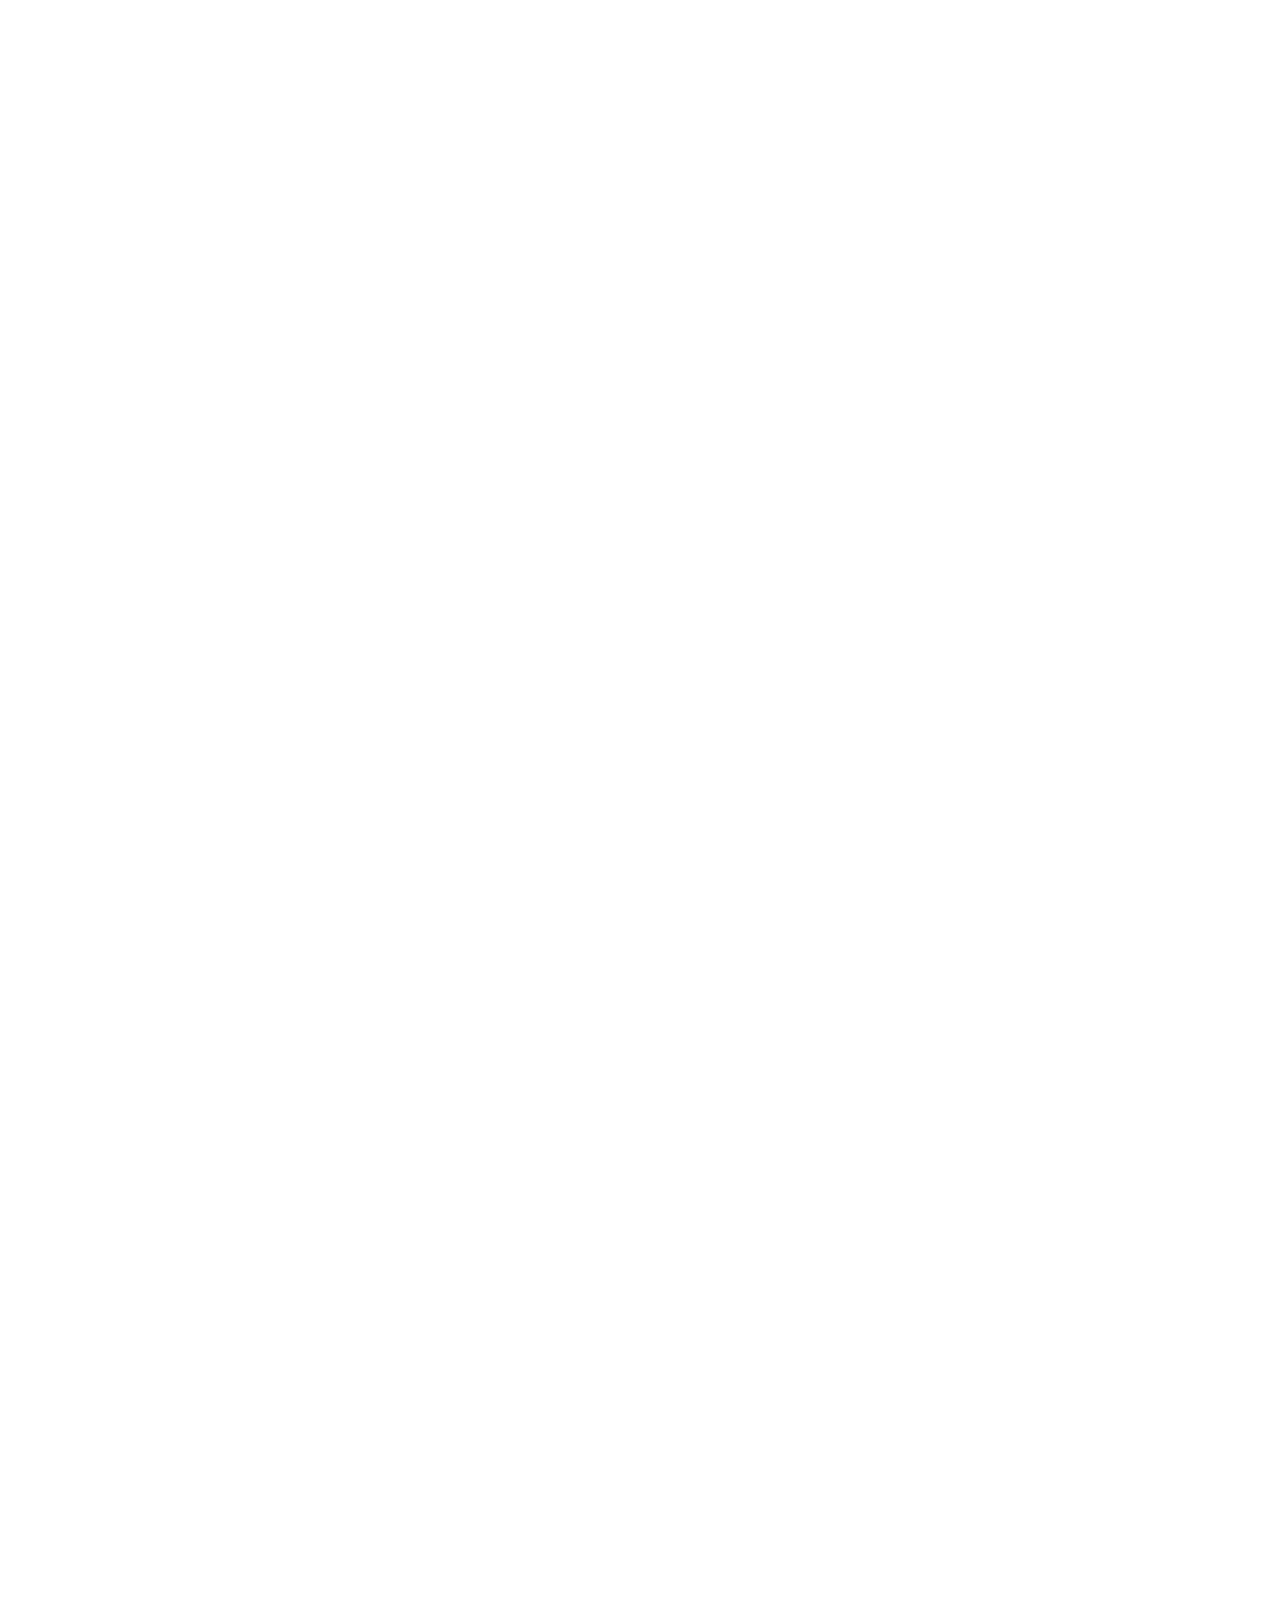
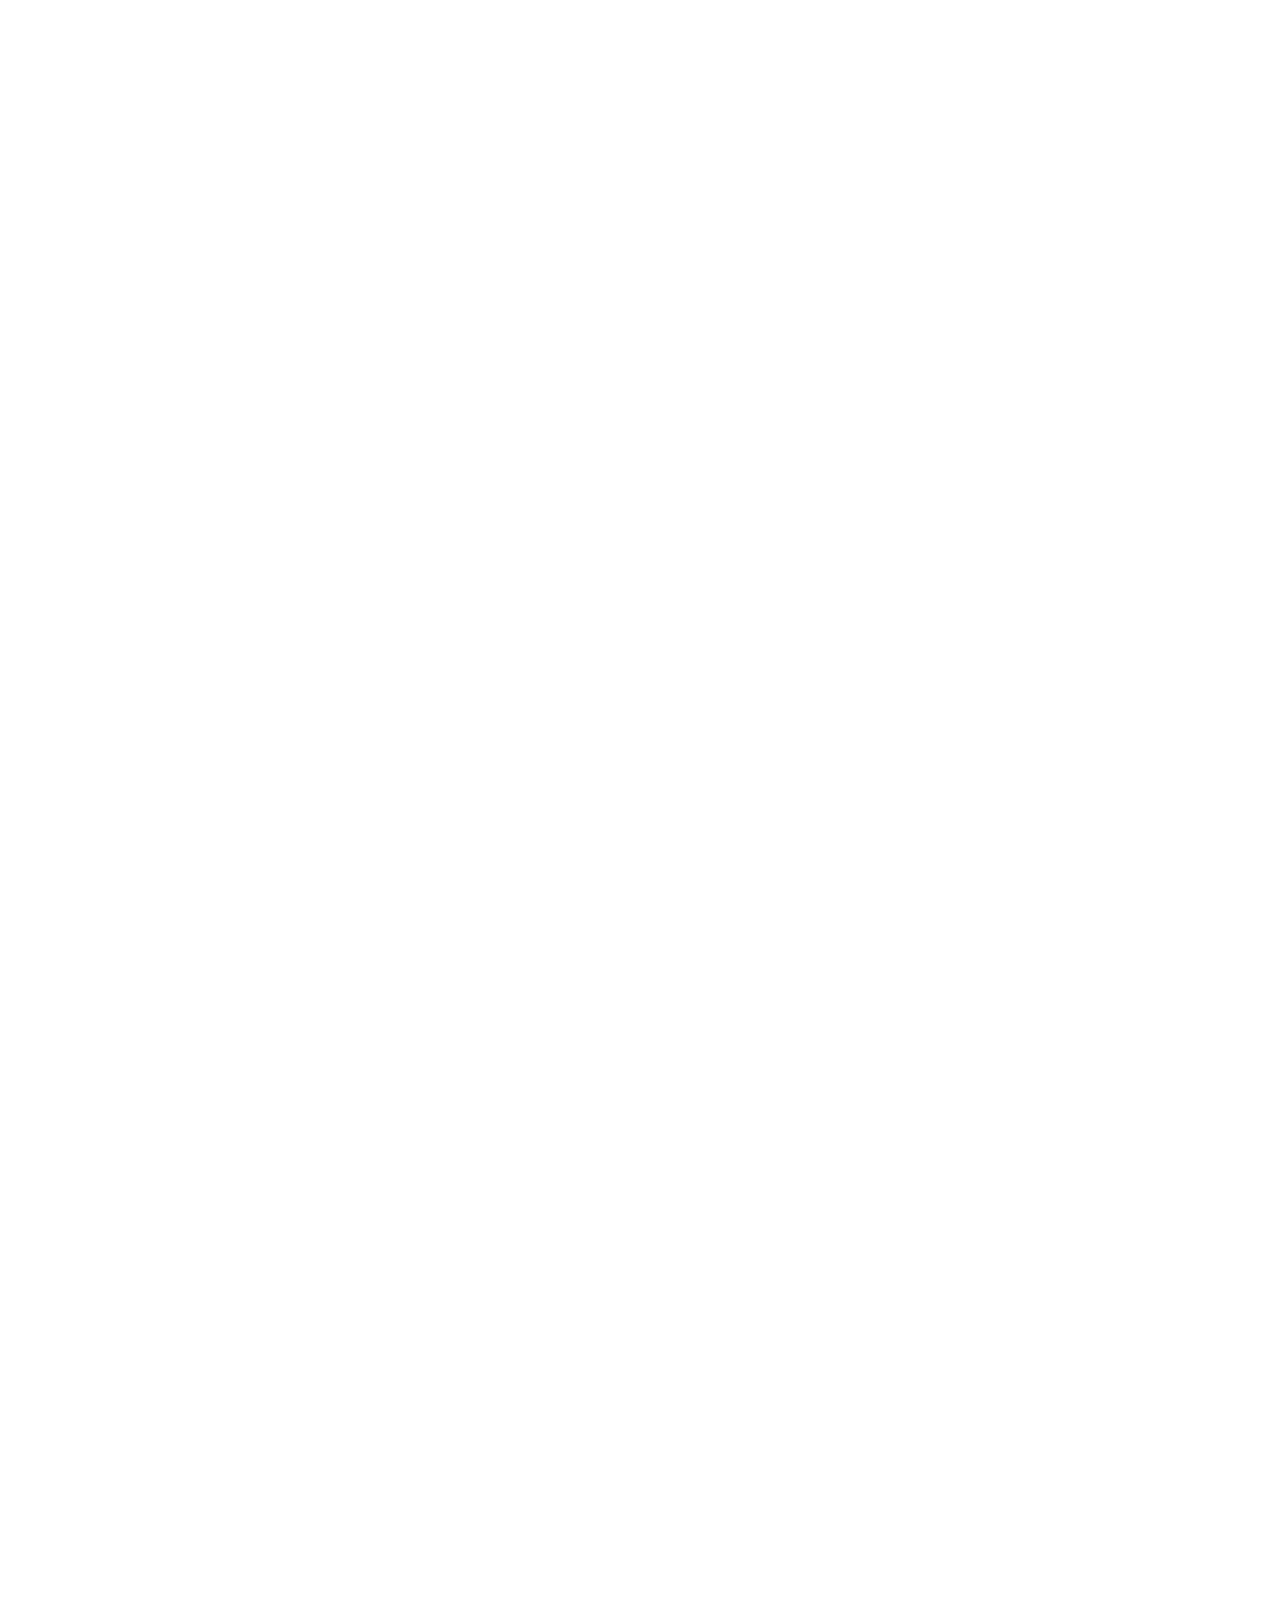
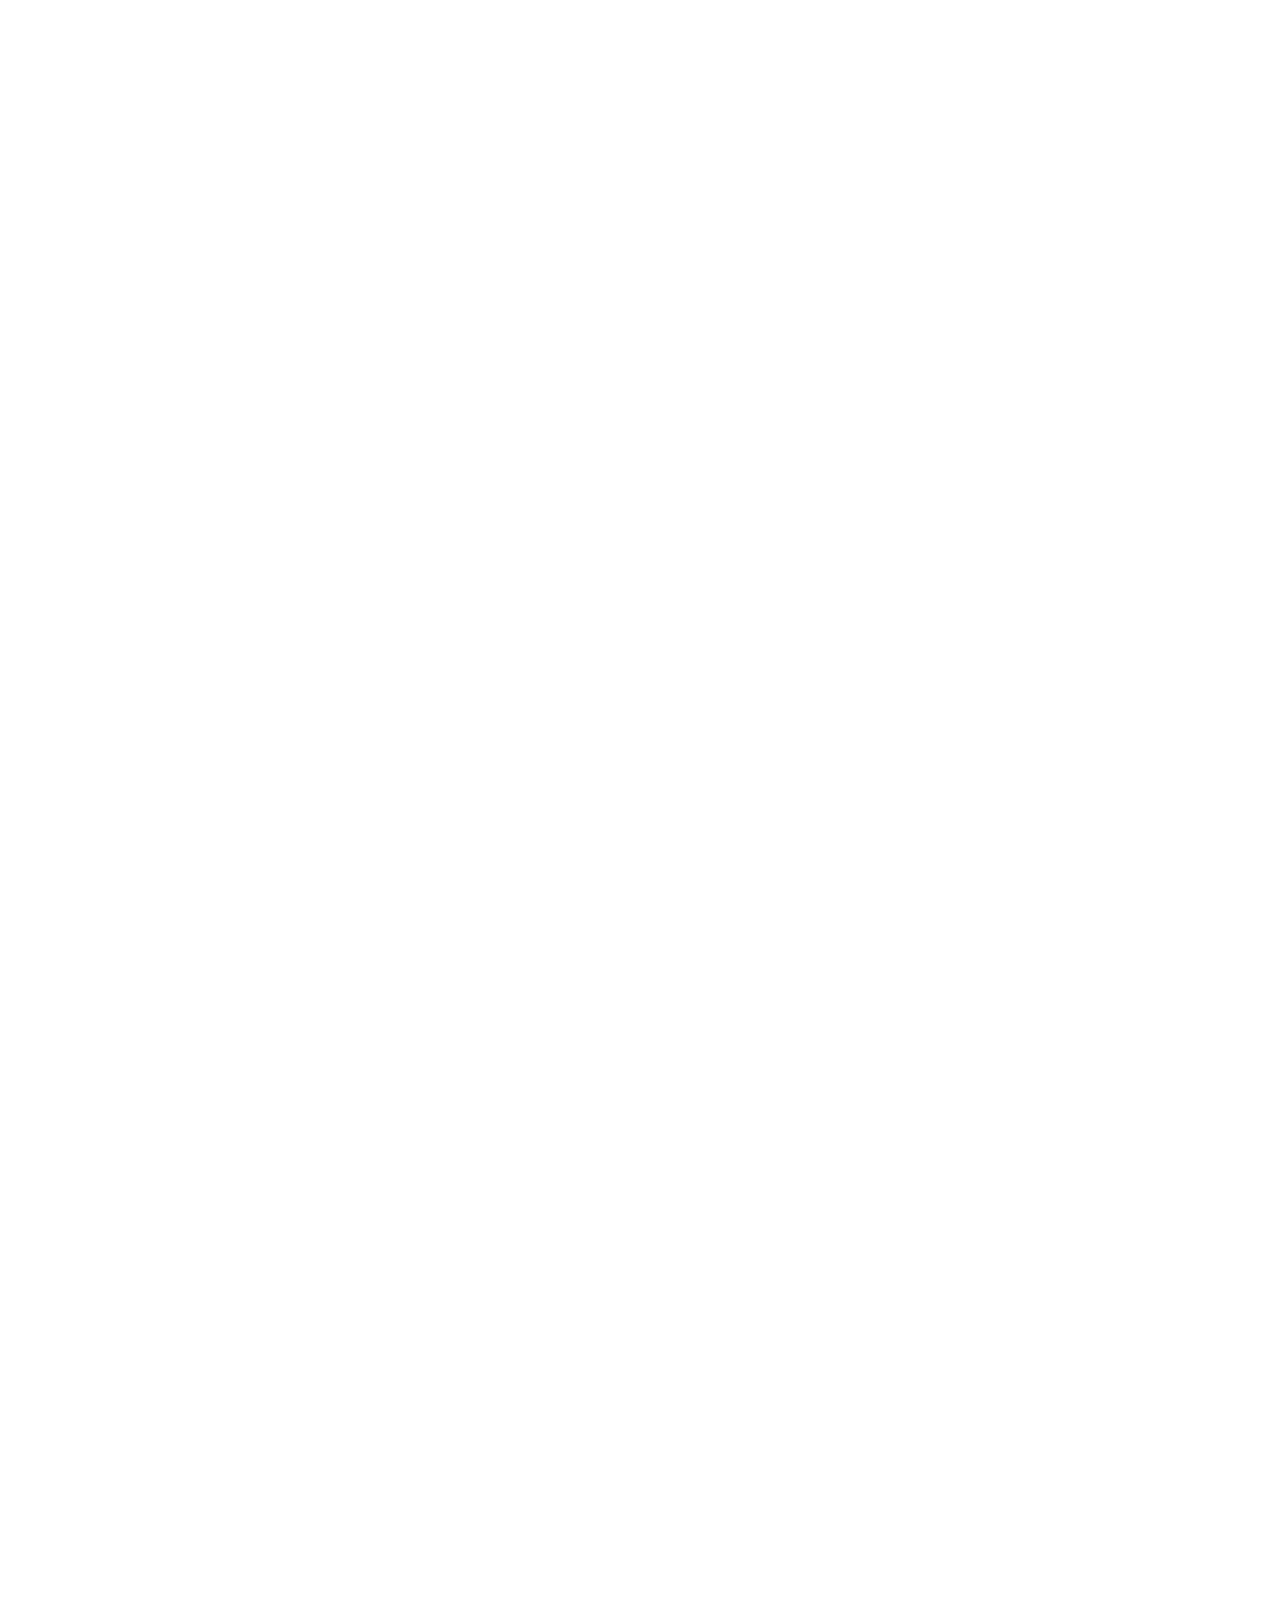
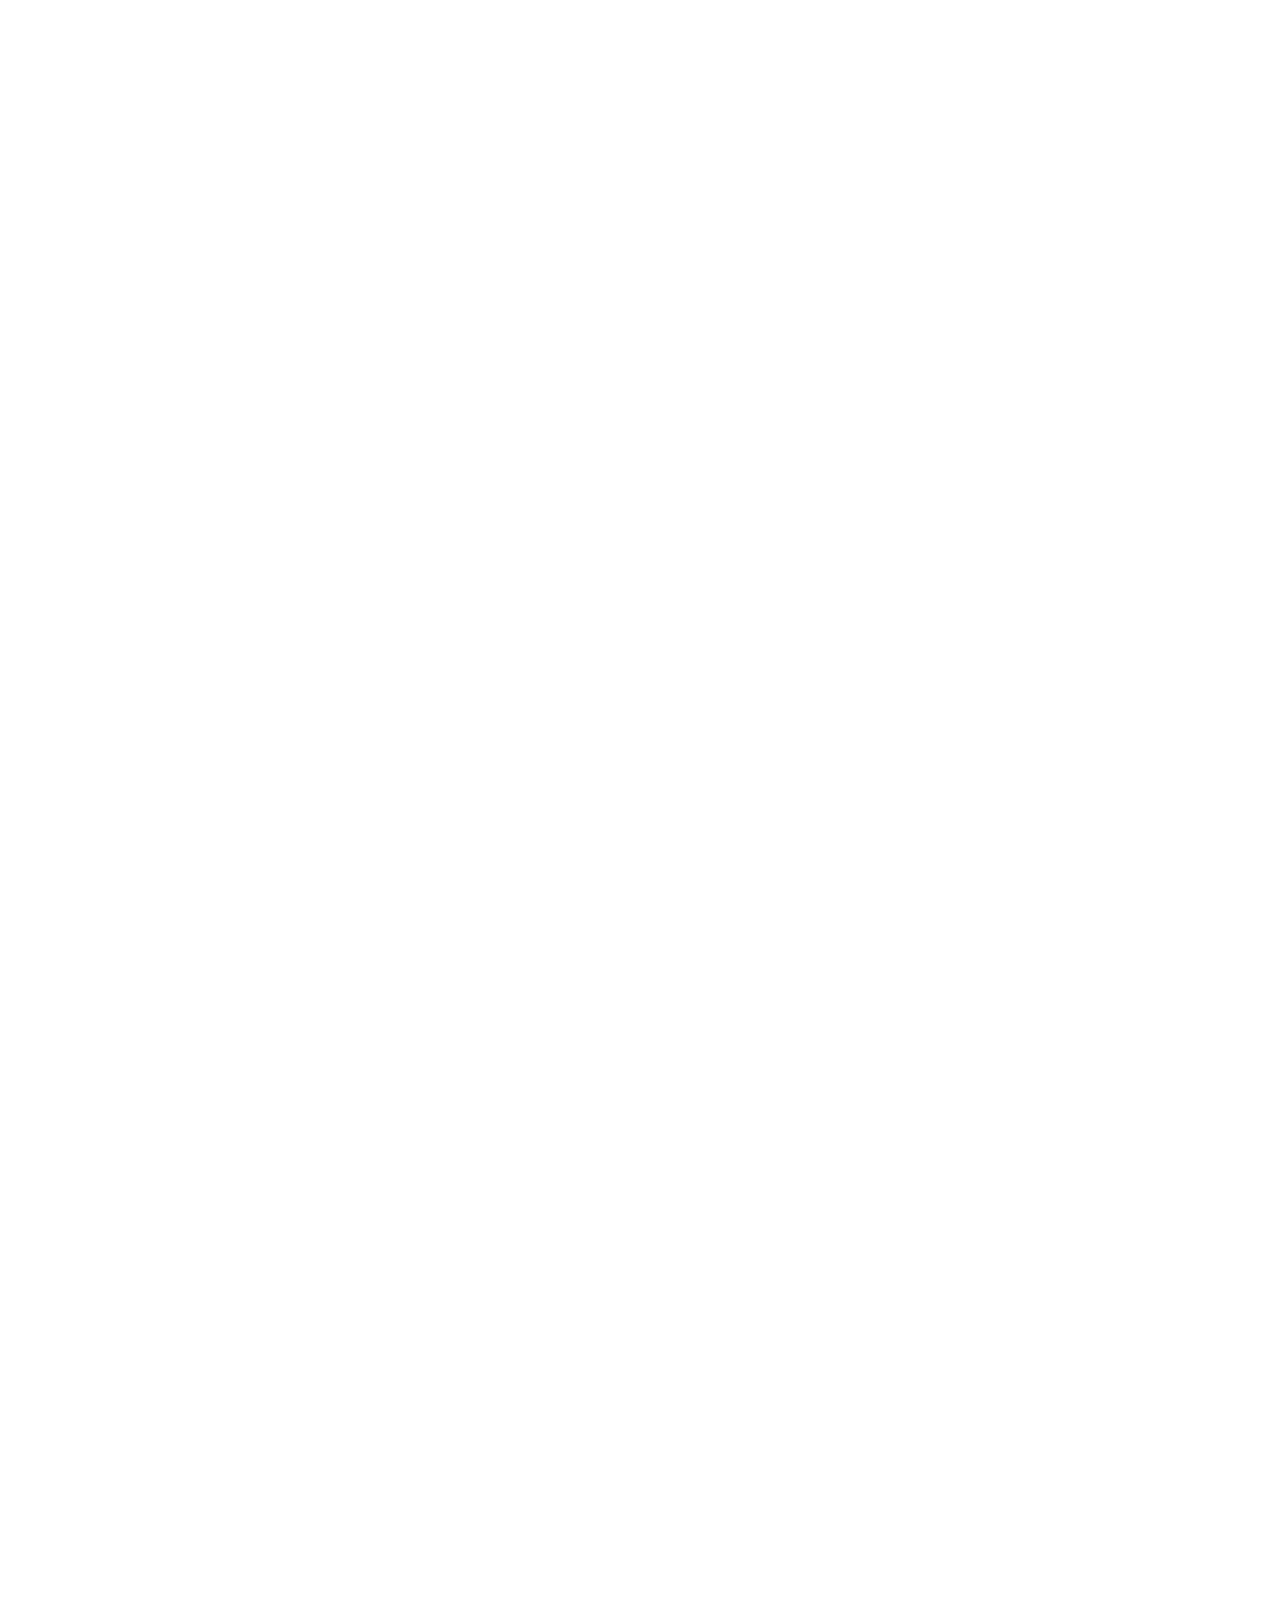
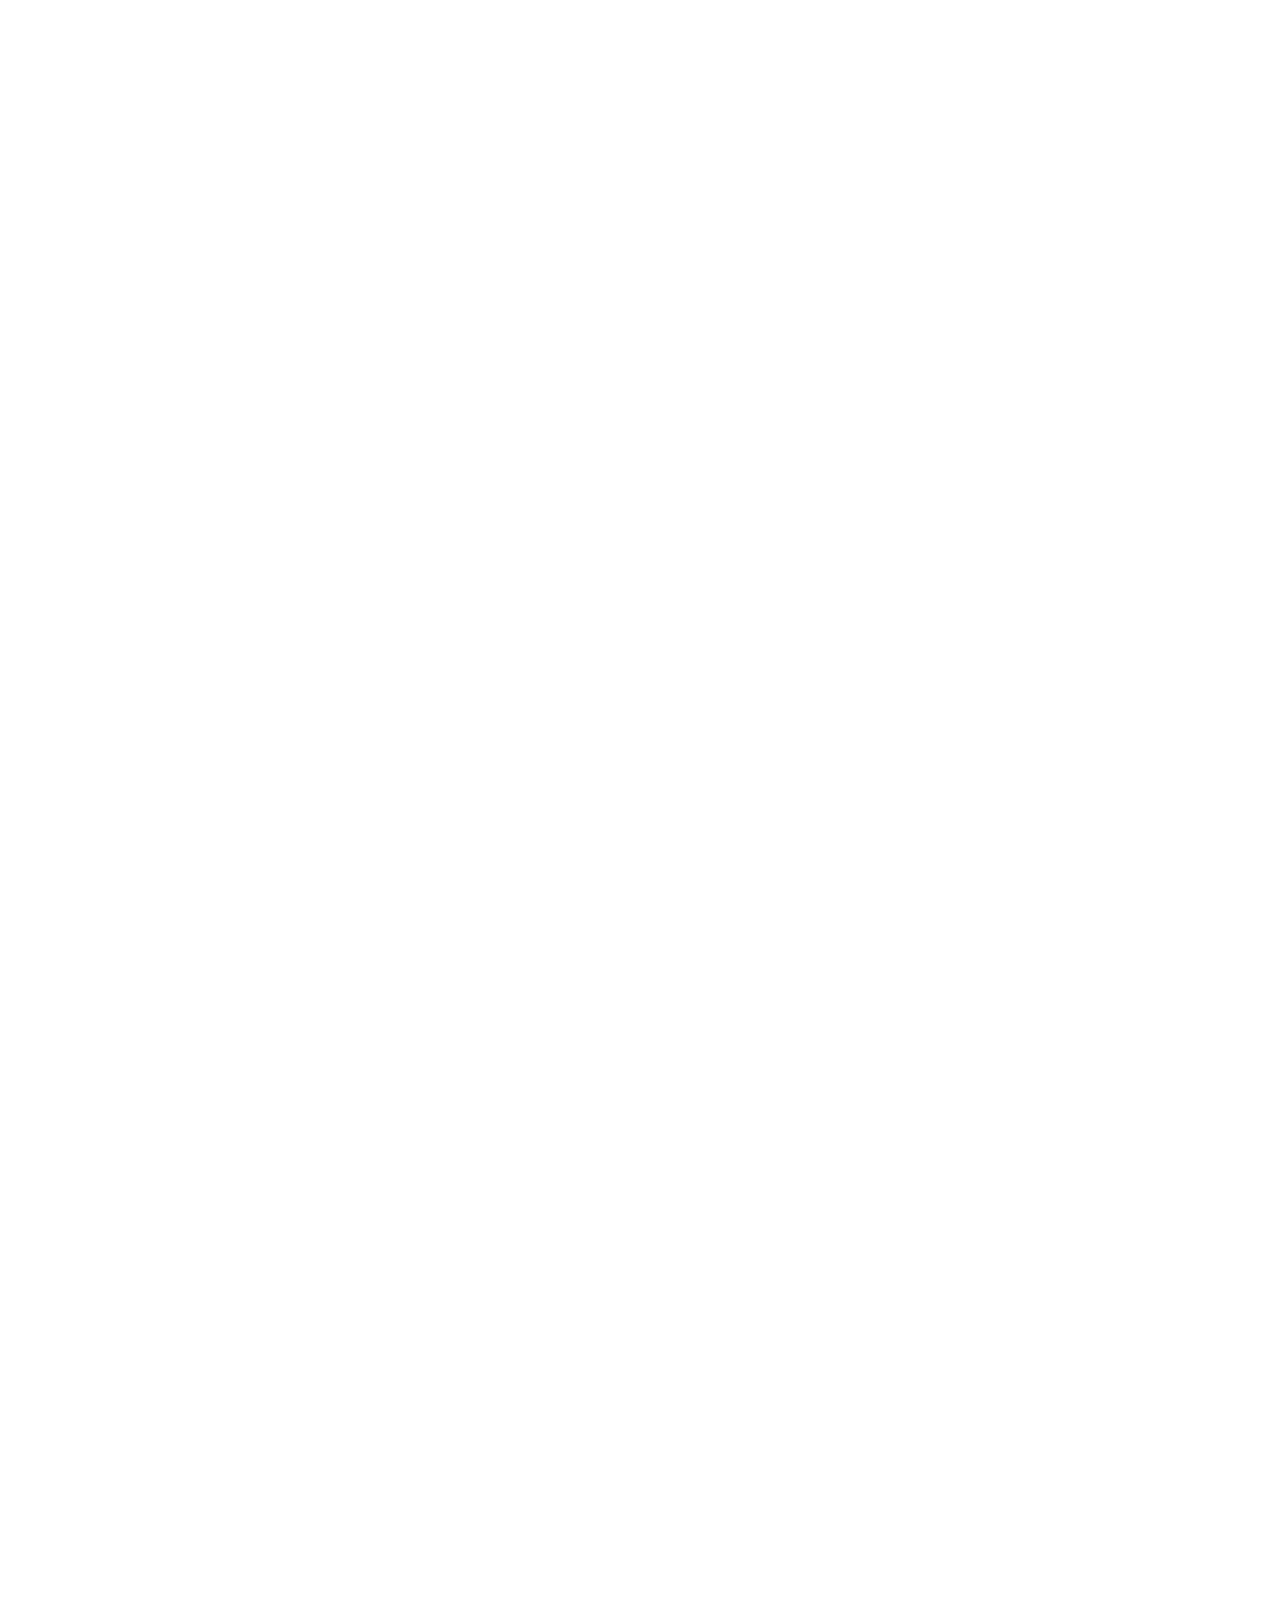
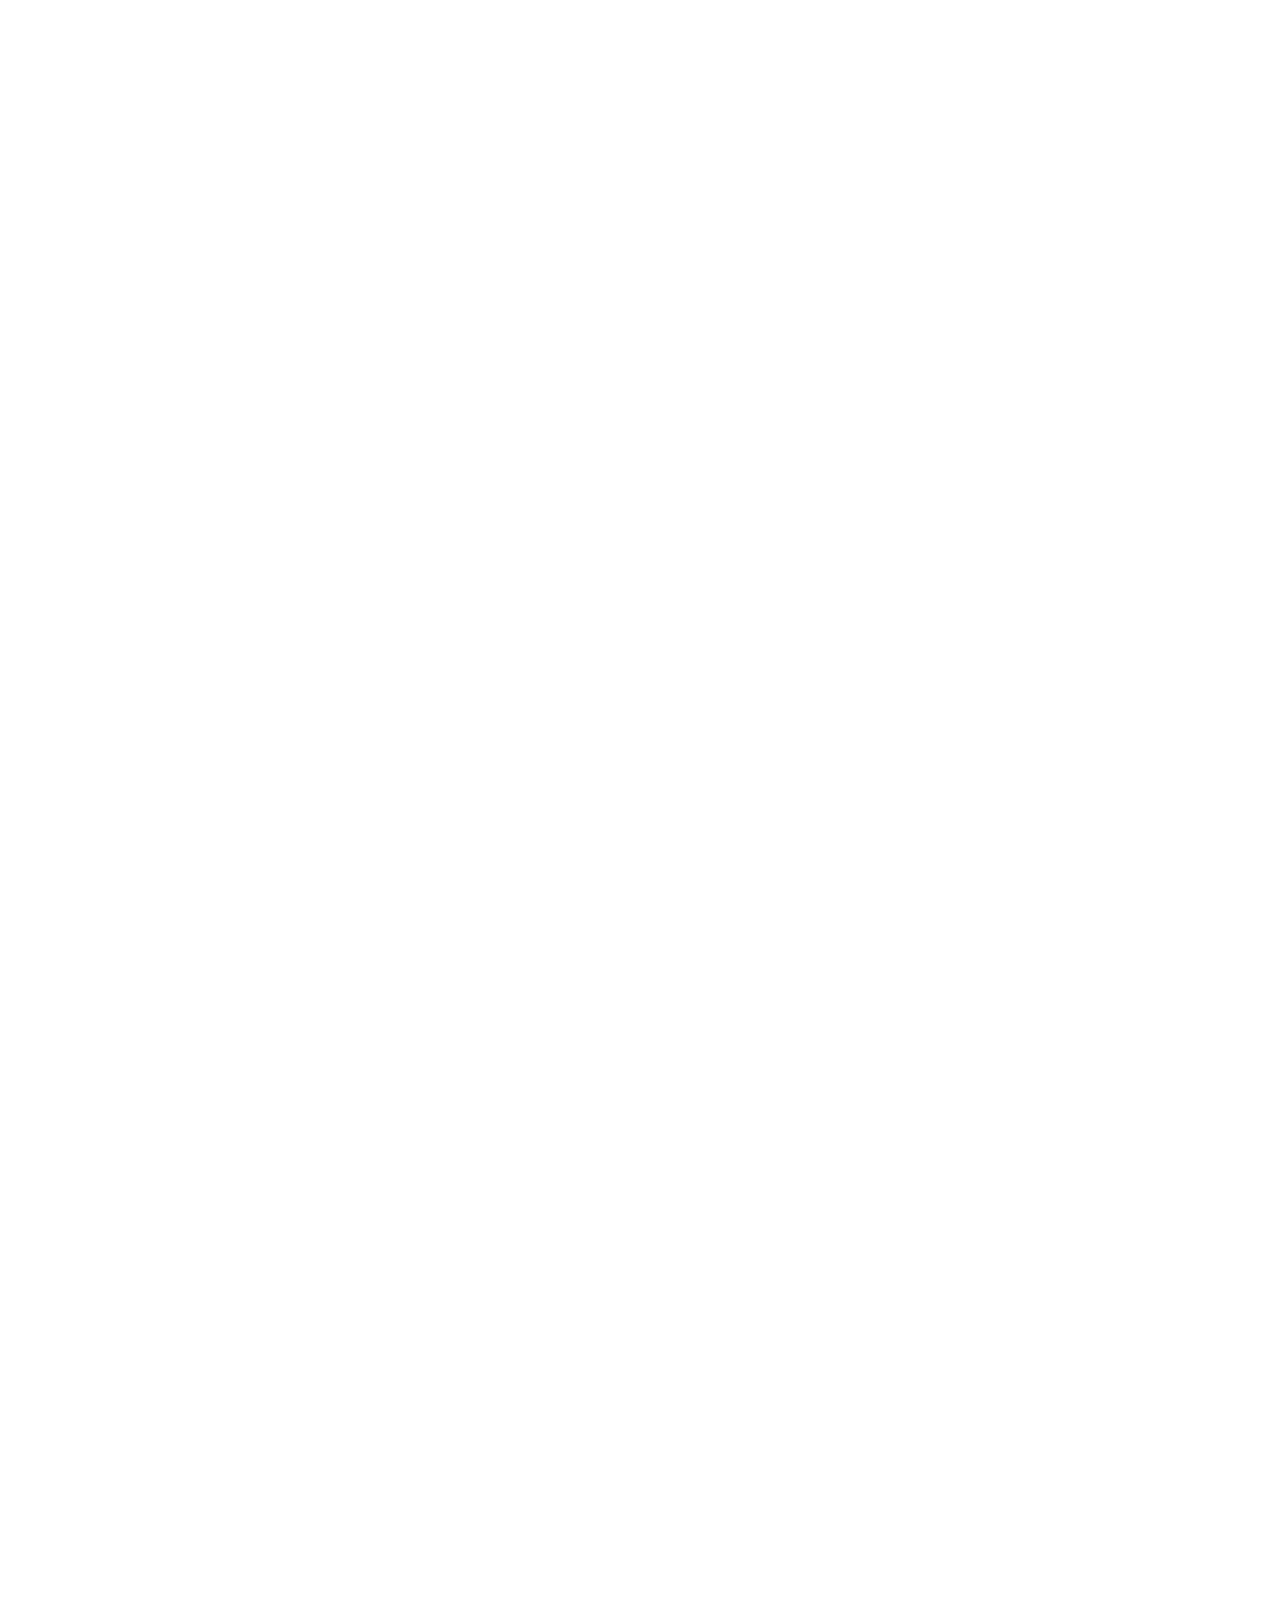
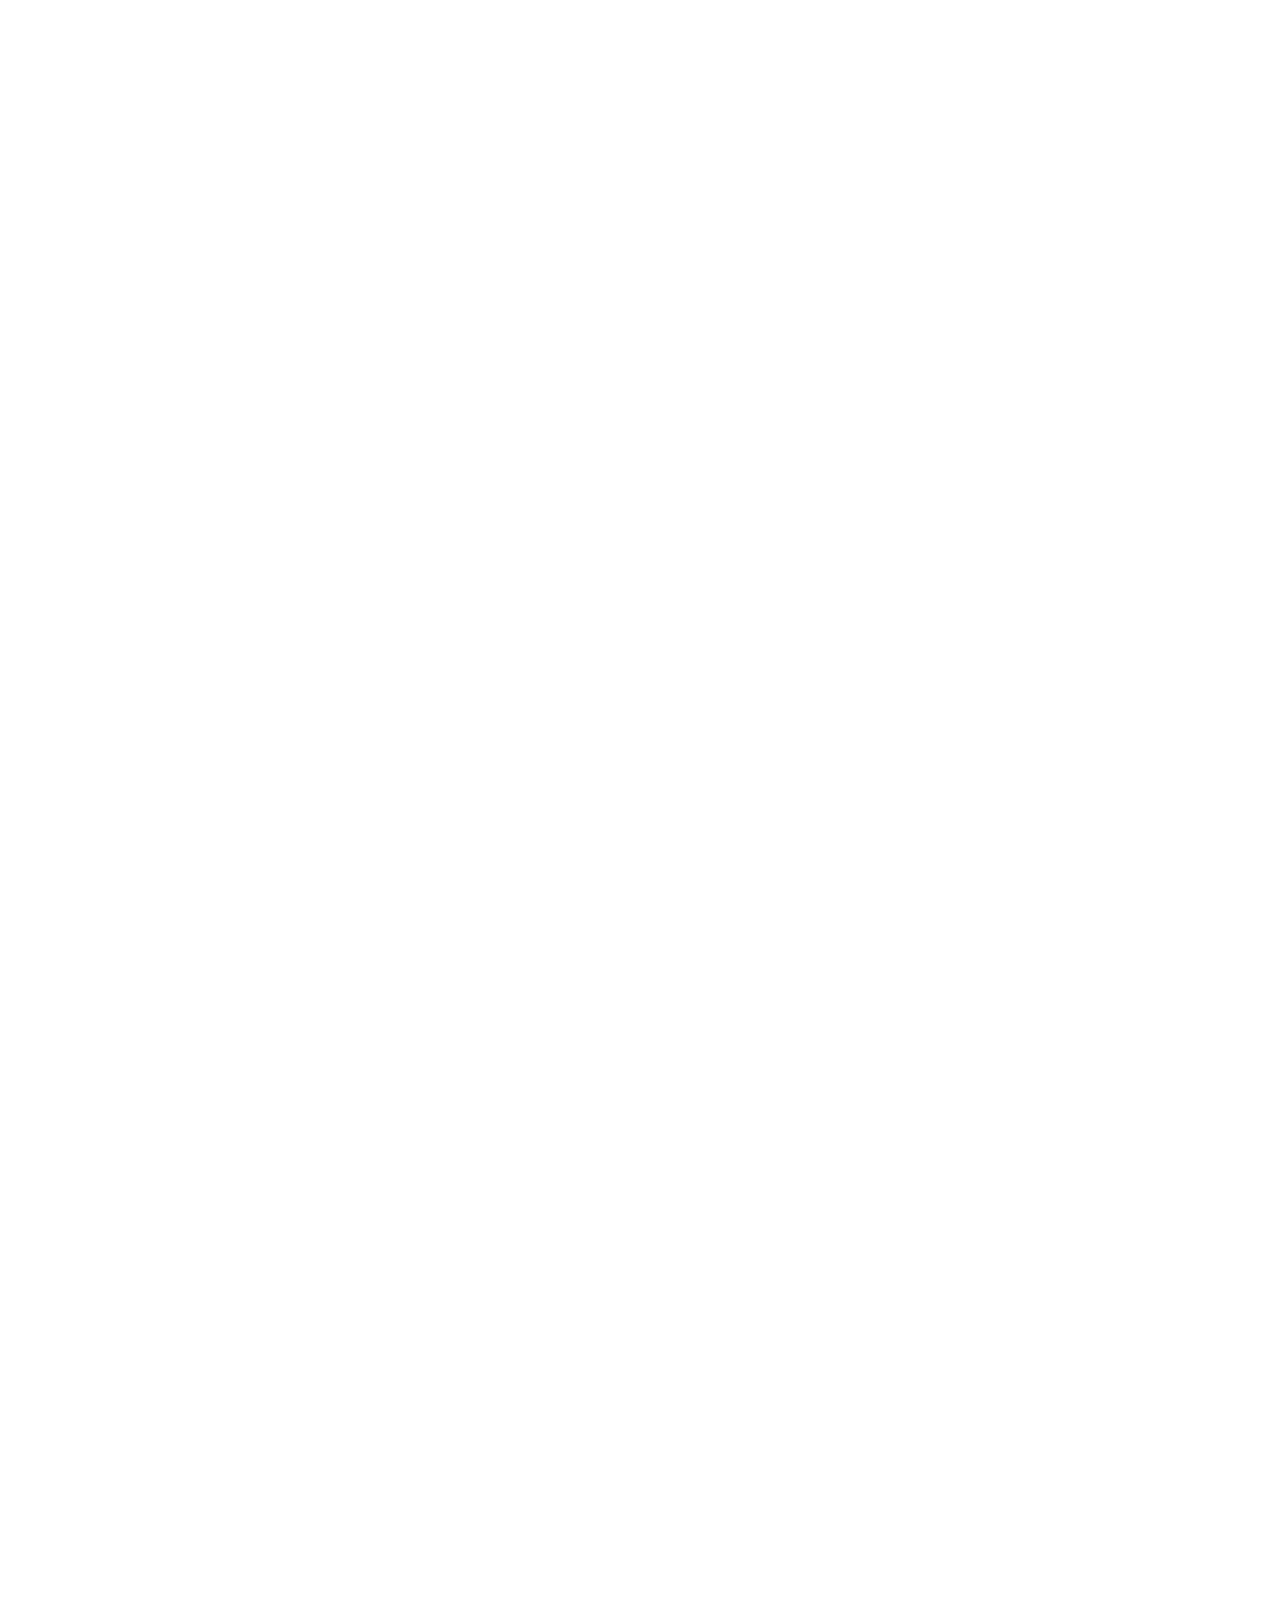
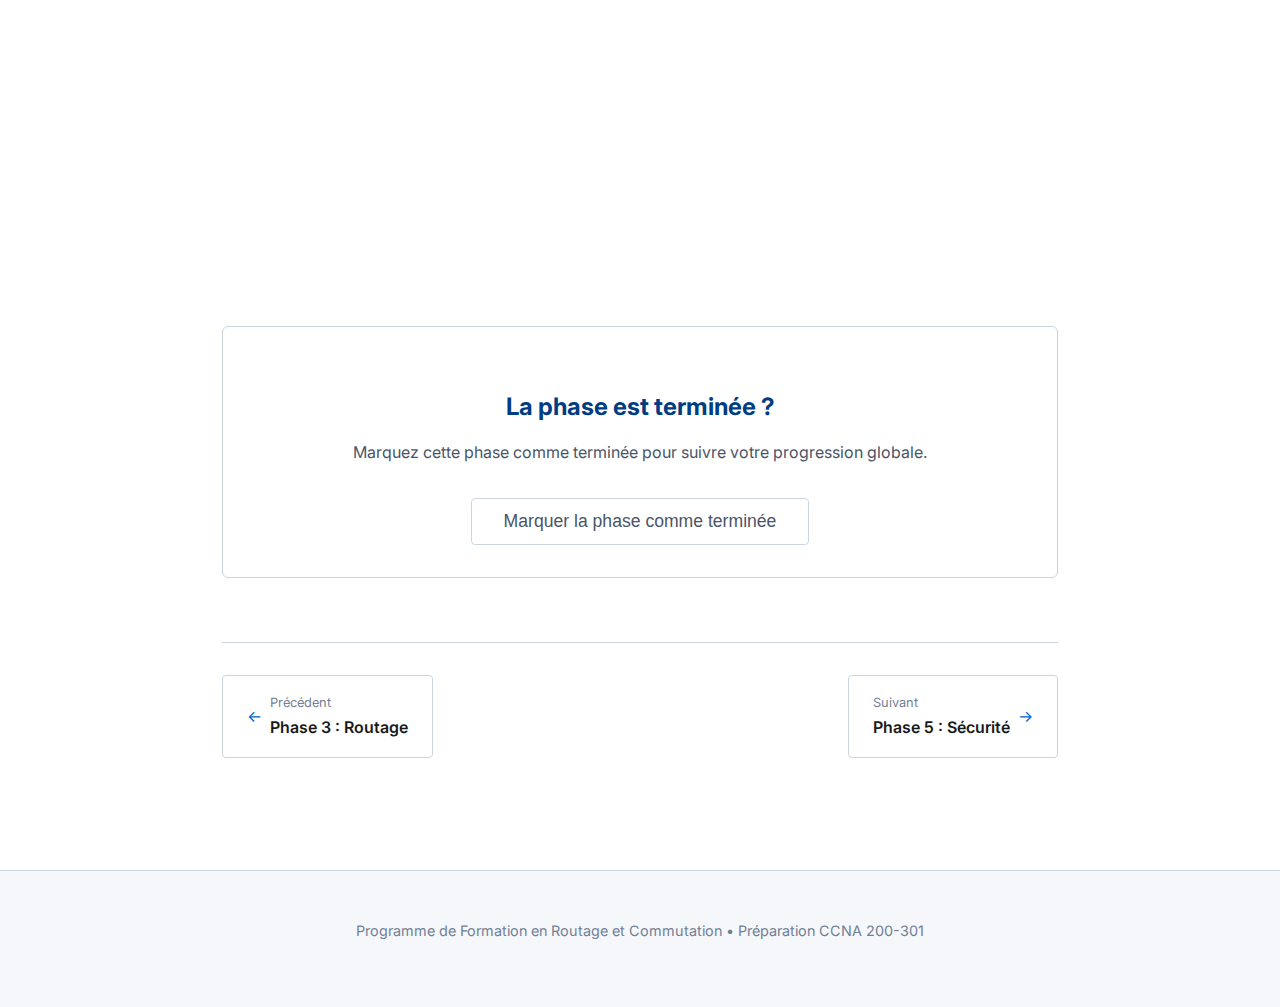
<file: pages/phase4-inter-vlan.html>
<!DOCTYPE html>
<html lang="fr">

<head>
    <meta charset="UTF-8">
    <meta name="viewport" content="width=device-width, initial-scale=1.0">
    <title>Phase 4 : Routage Inter-VLAN - Routage et Commutation</title>
    <meta name="description"
        content="Apprenez le routage inter-VLAN : Router-on-a-Stick, Switch Layer 3, SVI et troubleshooting.">
    <link rel="preconnect" href="https://fonts.googleapis.com">
    <link rel="preconnect" href="https://fonts.gstatic.com" crossorigin>
    <link
        href="https://fonts.googleapis.com/css2?family=Inter:wght@400;500;600;700&family=Fira+Code:wght@400;500&display=swap"
        rel="stylesheet">
    <link rel="stylesheet" href="https://cdnjs.cloudflare.com/ajax/libs/font-awesome/6.4.0/css/all.min.css">
    <link rel="stylesheet" href="../styles/main.css">
</head>

<body>
    <header class="header">
        <div class="header-container">
            <a href="../index.html" class="logo">
                <div class="logo-icon"><i class="fas fa-network-wired"></i></div>
                <span>Routage & Commutation</span>
            </a>
            <nav class="nav">
                <a href="../index.html" class="nav-link">Accueil</a>
                <a href="phase1-fondamentaux.html" class="nav-link">Fondamentaux</a>
                <a href="phase2-commutation.html" class="nav-link">Commutation</a>
                <a href="phase3-routage.html" class="nav-link">Routage</a>
                <a href="phase4-inter-vlan.html" class="nav-link active">Inter-VLAN</a>
                <a href="phase5-securite.html" class="nav-link">Sécurité</a>
                <a href="phase6-avance.html" class="nav-link">Avancé</a>
                <div class="nav-item">
                    <a href="ressources.html" class="nav-link">
                        Ressources <i class="fas fa-chevron-down" style="font-size: 0.7rem;"></i>
                    </a>
                    <div class="dropdown-menu">
                        <a href="projets.html" class="dropdown-item">
                            <i class="fas fa-project-diagram"></i> Projets
                        </a>
                        <a href="ccna.html" class="dropdown-item">
                            <i class="fas fa-graduation-cap"></i> CCNA
                        </a>
                        <a href="ressources.html" class="dropdown-item">
                            <i class="fas fa-book"></i> Voir tout
                        </a>
                    </div>
                </div>
            </nav>
            <div class="header-actions">
                <button class="theme-toggle" aria-label="Changer le thème">
                    <svg class="sun-icon" viewBox="0 0 24 24" fill="currentColor">
                        <path
                            d="M12 7c-2.76 0-5 2.24-5 5s2.24 5 5 5 5-2.24 5-5-2.24-5-5-5zM2 13h2c.55 0 1-.45 1-1s-.45-1-1-1H2c-.55 0-1 .45-1 1s.45 1 1 1zm18 0h2c.55 0 1-.45 1-1s-.45-1-1-1h-2c-.55 0-1 .45-1 1s.45 1 1 1zM11 2v2c0 .55.45 1 1 1s1-.45 1-1V2c0-.55-.45-1-1-1s-1 .45-1 1zm0 18v2c0 .55.45 1 1 1s1-.45 1-1v-2c0-.55-.45-1-1-1s-1 .45-1 1zM5.99 4.58c-.39-.39-1.03-.39-1.41 0-.39.39-.39 1.03 0 1.41l1.06 1.06c.39.39 1.03.39 1.41 0s.39-1.03 0-1.41L5.99 4.58zm12.37 12.37c-.39-.39-1.03-.39-1.41 0-.39.39-.39 1.03 0 1.41l1.06 1.06c.39.39 1.03.39 1.41 0 .39-.39.39-1.03 0-1.41l-1.06-1.06zm1.06-10.96c.39-.39.39-1.03 0-1.41-.39-.39-1.03-.39-1.41 0l-1.06 1.06c-.39.39-.39 1.03 0 1.41s1.03.39 1.41 0l1.06-1.06zM7.05 18.36c.39-.39.39-1.03 0-1.41-.39-.39-1.03-.39-1.41 0l-1.06 1.06c-.39.39-.39 1.03 0 1.41s1.03.39 1.41 0l1.06-1.06z" />
                    </svg>
                    <svg class="moon-icon" viewBox="0 0 24 24" fill="currentColor">
                        <path
                            d="M12 3c-4.97 0-9 4.03-9 9s4.03 9 9 9 9-4.03 9-9c0-.46-.04-.92-.1-1.36-.98 1.37-2.58 2.26-4.4 2.26-2.98 0-5.4-2.42-5.4-5.4 0-1.81.89-3.42 2.26-4.4-.44-.06-.9-.1-1.36-.1z" />
                    </svg>
                </button>
                <button class="mobile-menu-btn" aria-label="Menu">
                    <i class="fas fa-bars"></i>
                </button>
            </div>
        </div>
    </header>

    <main class="main">
        <div class="container container-narrow">
            <nav class="breadcrumb">
                <a href="../index.html">Accueil</a>
                <span class="breadcrumb-separator">›</span>
                <span class="breadcrumb-current">Phase 4 : Routage Inter-VLAN</span>
            </nav>

            <div class="section-header">
                <div class="section-icon"><i class="fas fa-exchange-alt"></i></div>
                <div>
                    <span class="phase-badge" style="background: rgba(255, 193, 7, 0.15); color: #ffc107;">Phase
                        4</span>
                    <h1 style="margin-top: 0.5rem;">Routage Inter-VLAN</h1>
                </div>

            </div>

            <div class="alert alert-info">
                <div class="alert-icon"><i class="fas fa-clock"></i></div>
                <div class="alert-content">
                    <div class="alert-title">Durée : 2-3 semaines</div>
                    <p style="margin: 0;">Apprenez à faire communiquer les VLANs entre eux avec Router-on-a-Stick et les
                        switches Layer 3.</p>
                </div>
            </div>

            <!-- Table of Contents -->
            <div class="toc">
                <div class="toc-title"><i class="fas fa-list"></i> Sommaire</div>
                <ul class="toc-list">
                    <li><a href="#introduction">Pourquoi le routage Inter-VLAN ?</a></li>
                    <li><a href="#legacy">Méthode Legacy (ancienne)</a></li>
                    <li><a href="#roas">Router-on-a-Stick (ROAS)</a></li>
                    <li><a href="#layer3-switch">Switch Layer 3 (SVI)</a></li>
                    <li><a href="#comparison">Comparaison des méthodes</a></li>
                    <li><a href="#troubleshooting">Troubleshooting</a></li>
                    <li><a href="#labs">Labs Pratiques</a></li>
                    <li><a href="#quiz">Quiz de vérification</a></li>
                </ul>
            </div>

            <!-- Section 1: Introduction -->
            <section class="section" id="introduction">
                <h2>Pourquoi le routage Inter-VLAN ?</h2>

                <p>Les VLANs créent des <strong>domaines de broadcast séparés</strong>. Par conception, les hôtes d'un
                    VLAN ne peuvent pas communiquer avec ceux d'un autre VLAN sans l'intervention d'un
                    <strong>équipement de couche 3</strong> (routeur ou switch Layer 3).
                </p>

                <h3>Le problème</h3>
                <ul>
                    <li>VLAN 10 (Comptabilité) : 192.168.10.0/24</li>
                    <li>VLAN 20 (IT) : 192.168.20.0/24</li>
                    <li>Un PC en VLAN 10 ne peut PAS pinguer un PC en VLAN 20 directement</li>
                    <li>Le switch (Layer 2) ne sait pas router entre les VLANs</li>
                </ul>

                <h3>La solution : le routage Inter-VLAN</h3>
                <p>Il existe trois méthodes pour permettre la communication entre VLANs :</p>
                <ol>
                    <li><strong>Méthode Legacy</strong> : Un câble physique par VLAN vers le routeur (obsolète)</li>
                    <li><strong>Router-on-a-Stick</strong> : Un seul lien trunk avec sous-interfaces</li>
                    <li><strong>Switch Layer 3</strong> : Routage directement sur le switch avec SVIs</li>
                </ol>

                <div class="alert alert-success">
                    <div class="alert-icon"><i class="fas fa-check-circle"></i></div>
                    <div class="alert-content">
                        <div class="alert-title">Prérequis</div>
                        <p style="margin: 0;">Avant d'aborder cette phase, assurez-vous de maîtriser les concepts de la
                            Phase 2 (VLANs et Trunking) et de la Phase 3 (Routage de base).</p>
                    </div>
                </div>
            </section>

            <!-- Section 2: Legacy -->
            <section class="section" id="legacy">
                <h2>Méthode Legacy (ancienne)</h2>

                <p>Dans cette méthode, chaque VLAN a son propre <strong>câble physique</strong> entre le switch et le
                    routeur. Chaque interface du routeur est dans un VLAN différent.</p>

                <h3>Architecture</h3>
                <pre>
    [PC1 - VLAN 10]                    [Routeur]
          |                           /    |    \
          F0/1 (access VLAN 10)      G0/0  G0/1  G0/2
          |                           |     |     |
    [Switch] -------- F0/10 ---------|     |     |
          |                                |     |
          F0/2 (access VLAN 20) -----------|     |
          |                                      |
    [PC2 - VLAN 20]                              |
          |                                      |
          F0/3 (access VLAN 30) -----------------|
          |
    [PC3 - VLAN 30]
                </pre>

                <h3>Inconvénients</h3>
                <ul>
                    <li><i class="fas fa-times" style="color: var(--danger);"></i> Nécessite une interface physique par
                        VLAN</li>
                    <li><i class="fas fa-times" style="color: var(--danger);"></i> Coût élevé (ports utilisés, câbles)
                    </li>
                    <li><i class="fas fa-times" style="color: var(--danger);"></i> Ne scale pas (routeurs ont un nombre
                        limité de ports)</li>
                    <li><i class="fas fa-times" style="color: var(--danger);"></i> Complexité de câblage</li>
                </ul>

                <div class="alert alert-warning">
                    <div class="alert-icon"><i class="fas fa-triangle-exclamation"></i></div>
                    <div class="alert-content">
                        <div class="alert-title">Méthode obsolète</div>
                        <p style="margin: 0;">Cette méthode n'est plus utilisée en pratique. Elle est présentée
                            uniquement pour comprendre l'évolution vers les solutions modernes.</p>
                    </div>
                </div>
            </section>

            <!-- Section 3: Router-on-a-Stick -->
            <section class="section" id="roas">
                <h2>Router-on-a-Stick (ROAS)</h2>

                <p><strong>Router-on-a-Stick</strong> utilise un seul lien physique entre le switch et le routeur,
                    configuré en <strong>trunk</strong>. Le routeur crée des <strong>sous-interfaces</strong>
                    (subinterfaces), une par VLAN.</p>

                <h3>Architecture</h3>
                <pre>
    [PC1 - VLAN 10] --\                [Routeur]
                      \                    |
    [PC2 - VLAN 20] ---[Switch]----Trunk---| G0/0
                      /     (tous VLANs)   |    |-- G0/0.10 (VLAN 10)
    [PC3 - VLAN 30] --/                    |    |-- G0/0.20 (VLAN 20)
                                           |    |-- G0/0.30 (VLAN 30)
                </pre>

                <h3>Avantages</h3>
                <ul>
                    <li><i class="fas fa-check" style="color: var(--success);"></i> Une seule interface physique
                        utilisée</li>
                    <li><i class="fas fa-check" style="color: var(--success);"></i> Scalable (ajoutez des VLANs =
                        ajoutez des sous-interfaces)</li>
                    <li><i class="fas fa-check" style="color: var(--success);"></i> Moins de câbles</li>
                    <li><i class="fas fa-check" style="color: var(--success);"></i> Coût réduit</li>
                </ul>

                <h3>Inconvénients</h3>
                <ul>
                    <li><i class="fas fa-times" style="color: var(--danger);"></i> Point unique de défaillance (le lien
                        trunk)</li>
                    <li><i class="fas fa-times" style="color: var(--danger);"></i> Bande passante partagée entre tous
                        les VLANs</li>
                    <li><i class="fas fa-times" style="color: var(--danger);"></i> Latence potentielle si beaucoup de
                        trafic inter-VLAN</li>
                </ul>

                <h3>Configuration du Switch</h3>
                <div class="code-block">
                    <div class="code-header">
                        <span class="code-lang">Cisco IOS - Configuration Switch</span>
                        <button class="code-copy-btn"><i class="fas fa-copy"></i> Copier</button>
                    </div>
                    <pre><code>! Créer les VLANs
vlan 10
  name COMPTABILITE
vlan 20
  name IT
vlan 30
  name DIRECTION
vlan 99
  name MANAGEMENT

! Configurer les ports access
interface range f0/1-5
  switchport mode access
  switchport access vlan 10

interface range f0/6-10
  switchport mode access
  switchport access vlan 20

interface range f0/11-15
  switchport mode access
  switchport access vlan 30

! Configurer le port trunk vers le routeur
interface g0/1
  description Trunk vers R1
  switchport mode trunk
  switchport trunk native vlan 99
  switchport trunk allowed vlan 10,20,30,99

! Interface de management
interface vlan 99
  ip address 192.168.99.2 255.255.255.0
  no shutdown

ip default-gateway 192.168.99.1</code></pre>
                </div>

                <h3>Configuration du Routeur (Router-on-a-Stick)</h3>
                <div class="code-block">
                    <div class="code-header">
                        <span class="code-lang">Cisco IOS - Configuration Routeur ROAS</span>
                        <button class="code-copy-btn"><i class="fas fa-copy"></i> Copier</button>
                    </div>
                    <pre><code>! Activer l'interface physique (sans IP)
interface g0/0/0
  description Trunk vers S1
  no shutdown

! Créer les sous-interfaces pour chaque VLAN
interface g0/0/0.10
  description Gateway VLAN 10 - Comptabilite
  encapsulation dot1Q 10
  ip address 192.168.10.1 255.255.255.0

interface g0/0/0.20
  description Gateway VLAN 20 - IT
  encapsulation dot1Q 20
  ip address 192.168.20.1 255.255.255.0

interface g0/0/0.30
  description Gateway VLAN 30 - Direction
  encapsulation dot1Q 30
  ip address 192.168.30.1 255.255.255.0

! Sous-interface pour le VLAN natif
interface g0/0/0.99
  description Gateway VLAN 99 - Management
  encapsulation dot1Q 99 native
  ip address 192.168.99.1 255.255.255.0</code></pre>
                </div>

                <div class="alert alert-warning">
                    <div class="alert-icon"><i class="fas fa-triangle-exclamation"></i></div>
                    <div class="alert-content">
                        <div class="alert-title">Points importants</div>
                        <ul style="margin: 0; padding-left: 1.5rem;">
                            <li>Le numéro de sous-interface (.10, .20) peut être n'importe quoi, mais utiliser le numéro
                                de VLAN est une bonne pratique</li>
                            <li>La commande <code>encapsulation dot1Q [VLAN-ID]</code> est obligatoire</li>
                            <li>L'interface physique ne doit PAS avoir d'adresse IP</li>
                            <li>Pour le VLAN natif, ajoutez le mot-clé <code>native</code></li>
                        </ul>
                    </div>
                </div>

                <h3>Vérification ROAS</h3>
                <div class="code-block">
                    <div class="code-header">
                        <span class="code-lang">Cisco IOS - Commandes de vérification</span>
                        <button class="code-copy-btn"><i class="fas fa-copy"></i> Copier</button>
                    </div>
                    <pre><code>! Sur le routeur
show ip interface brief
show vlans
show ip route

! Exemple de sortie show ip interface brief:
! Interface              IP-Address      OK?  Method  Status Protocol
! GigabitEthernet0/0/0   unassigned      YES  unset   up     up
! GigabitEthernet0/0/0.10 192.168.10.1   YES  manual  up     up
! GigabitEthernet0/0/0.20 192.168.20.1   YES  manual  up     up
! GigabitEthernet0/0/0.30 192.168.30.1   YES  manual  up     up

! Sur le switch
show interfaces trunk
show vlan brief</code></pre>
                </div>
            </section>

            <!-- Section 4: Switch Layer 3 -->
            <section class="section" id="layer3-switch">
                <h2>Switch Layer 3 (SVI)</h2>

                <p>Un <strong>Switch Layer 3</strong> (ou switch multicouche) peut effectuer le routage directement,
                    sans avoir besoin d'un routeur externe. On utilise des <strong>SVI</strong> (Switch Virtual
                    Interfaces) pour chaque VLAN.</p>

                <h3>Avantages</h3>
                <ul>
                    <li><i class="fas fa-check" style="color: var(--success);"></i> Performance maximale (routage en
                        hardware/ASIC)</li>
                    <li><i class="fas fa-check" style="color: var(--success);"></i> Pas de goulot d'étranglement sur un
                        lien trunk</li>
                    <li><i class="fas fa-check" style="color: var(--success);"></i> Moins d'équipements (pas besoin de
                        routeur pour inter-VLAN)</li>
                    <li><i class="fas fa-check" style="color: var(--success);"></i> Latence très faible</li>
                    <li><i class="fas fa-check" style="color: var(--success);"></i> Solution recommandée pour les
                        réseaux modernes</li>
                </ul>

                <h3>Concepts clés</h3>
                <ul>
                    <li><strong>SVI (Switch Virtual Interface)</strong> : Interface virtuelle associée à un VLAN
                        (<code>interface vlan X</code>)</li>
                    <li><strong>Routed Port</strong> : Port du switch configuré comme port de routeur
                        (<code>no switchport</code>)</li>
                    <li><strong>ip routing</strong> : Commande pour activer le routage IPv4 sur le switch</li>
                </ul>

                <h3>Configuration du Switch Layer 3</h3>
                <div class="code-block">
                    <div class="code-header">
                        <span class="code-lang">Cisco IOS - Configuration Switch L3</span>
                        <button class="code-copy-btn"><i class="fas fa-copy"></i> Copier</button>
                    </div>
                    <pre><code>! Activer le routage IP (très important!)
ip routing

! Créer les VLANs
vlan 10
  name COMPTABILITE
vlan 20
  name IT
vlan 30
  name DIRECTION

! Créer les SVI (Switch Virtual Interfaces)
interface vlan 10
  description Gateway VLAN 10
  ip address 192.168.10.1 255.255.255.0
  no shutdown

interface vlan 20
  description Gateway VLAN 20
  ip address 192.168.20.1 255.255.255.0
  no shutdown

interface vlan 30
  description Gateway VLAN 30
  ip address 192.168.30.1 255.255.255.0
  no shutdown

! Configurer les ports access
interface range g1/0/1-10
  switchport mode access
  switchport access vlan 10

interface range g1/0/11-20
  switchport mode access
  switchport access vlan 20

interface range g1/0/21-30
  switchport mode access
  switchport access vlan 30</code></pre>
                </div>

                <h3>Routed Port (Port routé)</h3>
                <p>Un <strong>routed port</strong> transforme un port de switch en port de routeur. Utile pour connecter
                    le switch L3 à un autre routeur ou à un WAN.</p>

                <div class="code-block">
                    <div class="code-header">
                        <span class="code-lang">Cisco IOS - Routed Port</span>
                        <button class="code-copy-btn"><i class="fas fa-copy"></i> Copier</button>
                    </div>
                    <pre><code>! Convertir un port en routed port
interface g1/0/24
  description Lien vers WAN Router
  no switchport
  ip address 10.0.0.2 255.255.255.252
  no shutdown

! Configurer une route par défaut vers le WAN
ip route 0.0.0.0 0.0.0.0 10.0.0.1</code></pre>
                </div>

                <h3>Vérification Switch Layer 3</h3>
                <div class="code-block">
                    <div class="code-header">
                        <span class="code-lang">Cisco IOS - Vérification L3 Switch</span>
                        <button class="code-copy-btn"><i class="fas fa-copy"></i> Copier</button>
                    </div>
                    <pre><code>! Vérifier que le routage est activé
show ip routing

! Afficher la table de routage
show ip route

! Afficher les interfaces (incluant SVIs)
show ip interface brief

! Vérifier les SVIs
show interfaces vlan 10
show interfaces vlan 20

! Vérifier les VLANs
show vlan brief</code></pre>
                </div>

                <div class="alert alert-danger">
                    <div class="alert-icon"><i class="fas fa-triangle-exclamation"></i></div>
                    <div class="alert-content">
                        <div class="alert-title">Erreur courante</div>
                        <p style="margin: 0;">Si vous oubliez <code>ip routing</code>, les SVIs auront des adresses IP
                            mais le switch ne routera pas entre elles. Vérifiez toujours avec
                            <code>show ip routing</code>.
                        </p>
                    </div>
                </div>
            </section>

            <!-- Section 5: Comparison -->
            <section class="section" id="comparison">
                <h2>Comparaison des méthodes</h2>

                <table style="width: 100%; border-collapse: collapse; margin: 1rem 0;">
                    <thead>
                        <tr style="background: var(--gradient-primary); color: white;">
                            <th style="padding: 12px; text-align: left;">Critère</th>
                            <th style="padding: 12px; text-align: left;">Legacy</th>
                            <th style="padding: 12px; text-align: left;">ROAS</th>
                            <th style="padding: 12px; text-align: left;">Switch L3</th>
                        </tr>
                    </thead>
                    <tbody>
                        <tr style="background: var(--bg-card);">
                            <td style="padding: 12px; border-bottom: 1px solid var(--border-color);">
                                <strong>Performance</strong>
                            </td>
                            <td style="padding: 12px; border-bottom: 1px solid var(--border-color);">Moyenne</td>
                            <td style="padding: 12px; border-bottom: 1px solid var(--border-color);">Limitée (bande
                                passante partagée)</td>
                            <td style="padding: 12px; border-bottom: 1px solid var(--border-color);">Excellente (ASIC)
                            </td>
                        </tr>
                        <tr>
                            <td style="padding: 12px; border-bottom: 1px solid var(--border-color);">
                                <strong>Coût</strong>
                            </td>
                            <td style="padding: 12px; border-bottom: 1px solid var(--border-color);">Élevé</td>
                            <td style="padding: 12px; border-bottom: 1px solid var(--border-color);">Modéré</td>
                            <td style="padding: 12px; border-bottom: 1px solid var(--border-color);">Élevé (switch L3
                                coûteux)</td>
                        </tr>
                        <tr style="background: var(--bg-card);">
                            <td style="padding: 12px; border-bottom: 1px solid var(--border-color);">
                                <strong>Scalabilité</strong>
                            </td>
                            <td style="padding: 12px; border-bottom: 1px solid var(--border-color);">Faible</td>
                            <td style="padding: 12px; border-bottom: 1px solid var(--border-color);">Bonne</td>
                            <td style="padding: 12px; border-bottom: 1px solid var(--border-color);">Excellente</td>
                        </tr>
                        <tr>
                            <td style="padding: 12px; border-bottom: 1px solid var(--border-color);">
                                <strong>Complexité</strong>
                            </td>
                            <td style="padding: 12px; border-bottom: 1px solid var(--border-color);">Simple</td>
                            <td style="padding: 12px; border-bottom: 1px solid var(--border-color);">Moyenne</td>
                            <td style="padding: 12px; border-bottom: 1px solid var(--border-color);">Faible</td>
                        </tr>
                        <tr style="background: var(--bg-card);">
                            <td style="padding: 12px;"><strong>Cas d'usage</strong></td>
                            <td style="padding: 12px;">Obsolète</td>
                            <td style="padding: 12px;">Petits réseaux, labs</td>
                            <td style="padding: 12px;">Entreprises, production</td>
                        </tr>
                    </tbody>
                </table>

                <div class="alert alert-success">
                    <div class="alert-icon"><i class="fas fa-lightbulb"></i></div>
                    <div class="alert-content">
                        <div class="alert-title">Recommandation</div>
                        <p style="margin: 0;"><strong>En production :</strong> Utilisez des switches Layer 3 pour le
                            routage inter-VLAN.<br>
                            <strong>En lab/petits réseaux :</strong> Router-on-a-Stick est une solution simple et
                            efficace.
                        </p>
                    </div>
                </div>
            </section>

            <!-- Section 6: Troubleshooting -->
            <section class="section" id="troubleshooting">
                <h2>Troubleshooting Inter-VLAN</h2>

                <h3>Problèmes courants</h3>
                <table style="width: 100%; border-collapse: collapse; margin: 1rem 0;">
                    <thead>
                        <tr style="background: var(--gradient-primary); color: white;">
                            <th style="padding: 12px; text-align: left;">Symptôme</th>
                            <th style="padding: 12px; text-align: left;">Causes possibles</th>
                            <th style="padding: 12px; text-align: left;">Vérification</th>
                        </tr>
                    </thead>
                    <tbody>
                        <tr style="background: var(--bg-card);">
                            <td style="padding: 12px; border-bottom: 1px solid var(--border-color);">PC ne peut pas
                                pinguer sa gateway</td>
                            <td style="padding: 12px; border-bottom: 1px solid var(--border-color);">Port dans mauvais
                                VLAN, <code>SVI down</code>, mauvaise IP</td>
                            <td style="padding: 12px; border-bottom: 1px solid var(--border-color);">
                                <code>show vlan brief</code>, <code>show interfaces vlan X</code>
                            </td>
                        </tr>
                        <tr>
                            <td style="padding: 12px; border-bottom: 1px solid var(--border-color);">Ping gateway OK,
                                mais pas autres VLANs</td>
                            <td style="padding: 12px; border-bottom: 1px solid var(--border-color);">(ROAS) Trunk mal
                                configuré, (L3) <code>ip routing</code> désactivé</td>
                            <td style="padding: 12px; border-bottom: 1px solid var(--border-color);">
                                <code>show interfaces trunk</code>, <code>show ip routing</code>
                            </td>
                        </tr>
                        <tr style="background: var(--bg-card);">
                            <td style="padding: 12px; border-bottom: 1px solid var(--border-color);">Sous-interface down
                            </td>
                            <td style="padding: 12px; border-bottom: 1px solid var(--border-color);">Interface physique
                                down, VLAN non autorisé sur trunk</td>
                            <td style="padding: 12px; border-bottom: 1px solid var(--border-color);">
                                <code>show ip interface brief</code>
                            </td>
                        </tr>
                        <tr>
                            <td style="padding: 12px;">VLAN natif mismatch</td>
                            <td style="padding: 12px;">VLANs natifs différents sur les 2 extrémités du trunk</td>
                            <td style="padding: 12px;"><code>show interfaces trunk</code></td>
                        </tr>
                    </tbody>
                </table>

                <h3>Checklist de vérification ROAS</h3>
                <ol>
                    <li><i class="fas fa-check" style="color: var(--success);"></i> L'interface physique du routeur est
                        UP (<code>no shutdown</code>)</li>
                    <li><i class="fas fa-check" style="color: var(--success);"></i> Les sous-interfaces ont
                        <code>encapsulation dot1Q [VLAN]</code>
                    </li>
                    <li><i class="fas fa-check" style="color: var(--success);"></i> Les sous-interfaces ont des IPs dans
                        les bons sous-réseaux</li>
                    <li><i class="fas fa-check" style="color: var(--success);"></i> Le port du switch est en mode trunk
                    </li>
                    <li><i class="fas fa-check" style="color: var(--success);"></i> Les VLANs sont autorisés sur le
                        trunk</li>
                    <li><i class="fas fa-check" style="color: var(--success);"></i> Les VLANs existent sur le switch
                    </li>
                    <li><i class="fas fa-check" style="color: var(--success);"></i> Le VLAN natif correspond des deux
                        côtés</li>
                    <li><i class="fas fa-check" style="color: var(--success);"></i> Les PCs ont la bonne passerelle par
                        défaut</li>
                </ol>

                <h3>Checklist de vérification Switch L3</h3>
                <ol>
                    <li><i class="fas fa-check" style="color: var(--success);"></i> <code>ip routing</code> est activé
                    </li>
                    <li><i class="fas fa-check" style="color: var(--success);"></i> Les VLANs existent</li>
                    <li><i class="fas fa-check" style="color: var(--success);"></i> Les SVIs sont UP/UP
                        (<code>no shutdown</code> + au moins un port actif dans le VLAN)</li>
                    <li><i class="fas fa-check" style="color: var(--success);"></i> Les SVIs ont des IPs correctes</li>
                    <li><i class="fas fa-check" style="color: var(--success);"></i> Les ports access sont dans les bons
                        VLANs</li>
                    <li><i class="fas fa-check" style="color: var(--success);"></i> La table de routage montre les
                        réseaux directement connectés</li>
                    <li><i class="fas fa-check" style="color: var(--success);"></i> Les PCs ont la bonne passerelle par
                        défaut</li>
                </ol>
            </section>

            <!-- Section 7: Labs -->
            <section class="section" id="labs">
                <h2>Labs Pratiques</h2>

                <div class="card" style="margin-bottom: 1.5rem;">
                    <h3><i class="fas fa-microscope"></i> Lab 1 : Router-on-a-Stick basique</h3>
                    <p><strong>Objectif :</strong> Configurer le routage inter-VLAN avec ROAS</p>
                    <p><strong>Topologie :</strong> 1 routeur, 1 switch, 4 PCs (2 VLANs)</p>
                    <ol>
                        <li>Créer VLAN 10 et VLAN 20 sur le switch</li>
                        <li>Assigner 2 ports à chaque VLAN</li>
                        <li>Configurer le trunk vers le routeur</li>
                        <li>Créer les sous-interfaces sur le routeur</li>
                        <li>Configurer les IPs des PCs avec les bonnes gateways</li>
                        <li>Tester : ping entre VLANs doit fonctionner</li>
                    </ol>
                </div>

                <div class="card" style="margin-bottom: 1.5rem;">
                    <h3><i class="fas fa-microscope"></i> Lab 2 : Lab 4.2.8 - Router-on-a-Stick complet</h3>
                    <p><strong>Objectif :</strong> Reproduire le lab officiel Cisco 4.2.8</p>
                    <p><strong>Topologie :</strong> Selon les spécifications du lab</p>
                    <ol>
                        <li>Configurer les VLANs 3 (Management), 4 (Operations), 7 (ParkingLot), 8 (Native)</li>
                        <li>Assigner les ports aux VLANs</li>
                        <li>Désactiver les ports inutilisés et les mettre dans VLAN 7</li>
                        <li>Configurer le trunk avec VLAN natif 8</li>
                        <li>Configurer les sous-interfaces du routeur</li>
                        <li>Vérifier la connectivité inter-VLAN</li>
                    </ol>
                </div>

                <div class="card" style="margin-bottom: 1.5rem;">
                    <h3><i class="fas fa-microscope"></i> Lab 3 : Switch Layer 3</h3>
                    <p><strong>Objectif :</strong> Configurer le routage inter-VLAN sur un switch L3</p>
                    <p><strong>Topologie :</strong> 1 switch L3, 6 PCs (3 VLANs)</p>
                    <ol>
                        <li>Activer <code>ip routing</code></li>
                        <li>Créer les VLANs 10, 20, 30</li>
                        <li>Créer les SVIs avec les IPs gateway</li>
                        <li>Assigner les ports aux VLANs</li>
                        <li>Configurer les PCs</li>
                        <li>Tester la connectivité inter-VLAN</li>
                    </ol>
                </div>

                <div class="card" style="margin-bottom: 1.5rem;">
                    <h3><i class="fas fa-microscope"></i> Lab 4 : Switch L3 avec Routed Port</h3>
                    <p><strong>Objectif :</strong> Connecter un switch L3 à un routeur WAN</p>
                    <ol>
                        <li>Configurer le switch L3 pour le routage inter-VLAN (SVIs)</li>
                        <li>Convertir un port en routed port (<code>no switchport</code>)</li>
                        <li>Connecter ce port à un routeur simulant Internet</li>
                        <li>Configurer OSPF ou une route statique par défaut</li>
                        <li>Vérifier que les VLANs peuvent atteindre "Internet"</li>
                    </ol>
                </div>
            </section>

            <!-- Section 8: Quiz -->
            <section class="section" id="quiz">
                <h2><i class="fas fa-flask"></i> Quiz de vérification</h2>
                <div id="quiz-container" data-phase="phase4">
                    <div style="text-align: center; padding: 2rem;">
                        <p>Chargement du quiz...</p>
                    </div>
                </div>
            </section>

            <!-- Planning -->
            <section class="section">
                <h2>Planning Suggéré</h2>
                <div class="timeline">
                    <div class="timeline-item">
                        <div class="timeline-title">Semaine 1 : Router-on-a-Stick</div>
                        <div class="timeline-content">Théorie ROAS + Labs avec sous-interfaces + Lab 4.2.8</div>
                    </div>
                    <div class="timeline-item">
                        <div class="timeline-title">Semaine 2 : Switch Layer 3</div>
                        <div class="timeline-content">Configuration SVIs + Routed Ports + Labs pratiques</div>
                    </div>
                    <div class="timeline-item">
                        <div class="timeline-title">Semaine 3 : Intégration</div>
                        <div class="timeline-content">Combiner VLANs + Inter-VLAN + OSPF + Troubleshooting</div>
                    </div>
                </div>
            </section>

            <!-- Page Navigation -->

            <!-- Completion Section -->
            <div class="completion-section"
                style="margin: 4rem 0; padding: 2rem; background: var(--bg-card); border-radius: var(--radius-lg); border: 1px solid var(--border-color); text-align: center;">
                <h3 style="margin-bottom: 1rem;">La phase est terminée ?</h3>
                <p style="margin-bottom: 2rem; color: var(--text-secondary);">Marquez cette phase comme terminée pour
                    suivre votre progression globale.</p>
                <button class="mark-complete-btn" data-phase="phase4"
                    style="margin: 0 auto; width: auto; font-size: 1.1rem; padding: 0.75rem 2rem;">Marquer la phase
                    comme terminée</button>
            </div>

            <nav class="page-nav">
                <a href="phase3-routage.html" class="page-nav-link prev">
                    <span>←</span>
                    <div>
                        <div class="page-nav-label">Précédent</div>
                        <div class="page-nav-title">Phase 3 : Routage</div>
                    </div>
                </a>
                <a href="phase5-securite.html" class="page-nav-link">
                    <div>
                        <div class="page-nav-label">Suivant</div>
                        <div class="page-nav-title">Phase 5 : Sécurité</div>
                    </div>
                    <span>→</span>
                </a>
            </nav>
        </div>
    </main>

    <footer class="footer">
        <div class="footer-content">
            <p class="footer-text">Programme de Formation en Routage et Commutation • Préparation CCNA 200-301</p>
        </div>
    </footer>
    <script src="../js/quiz_data.js"></script>
    <script src="../js/quiz.js"></script>
    <script src="../js/main.js"></script>
</body>

</html>
</file>
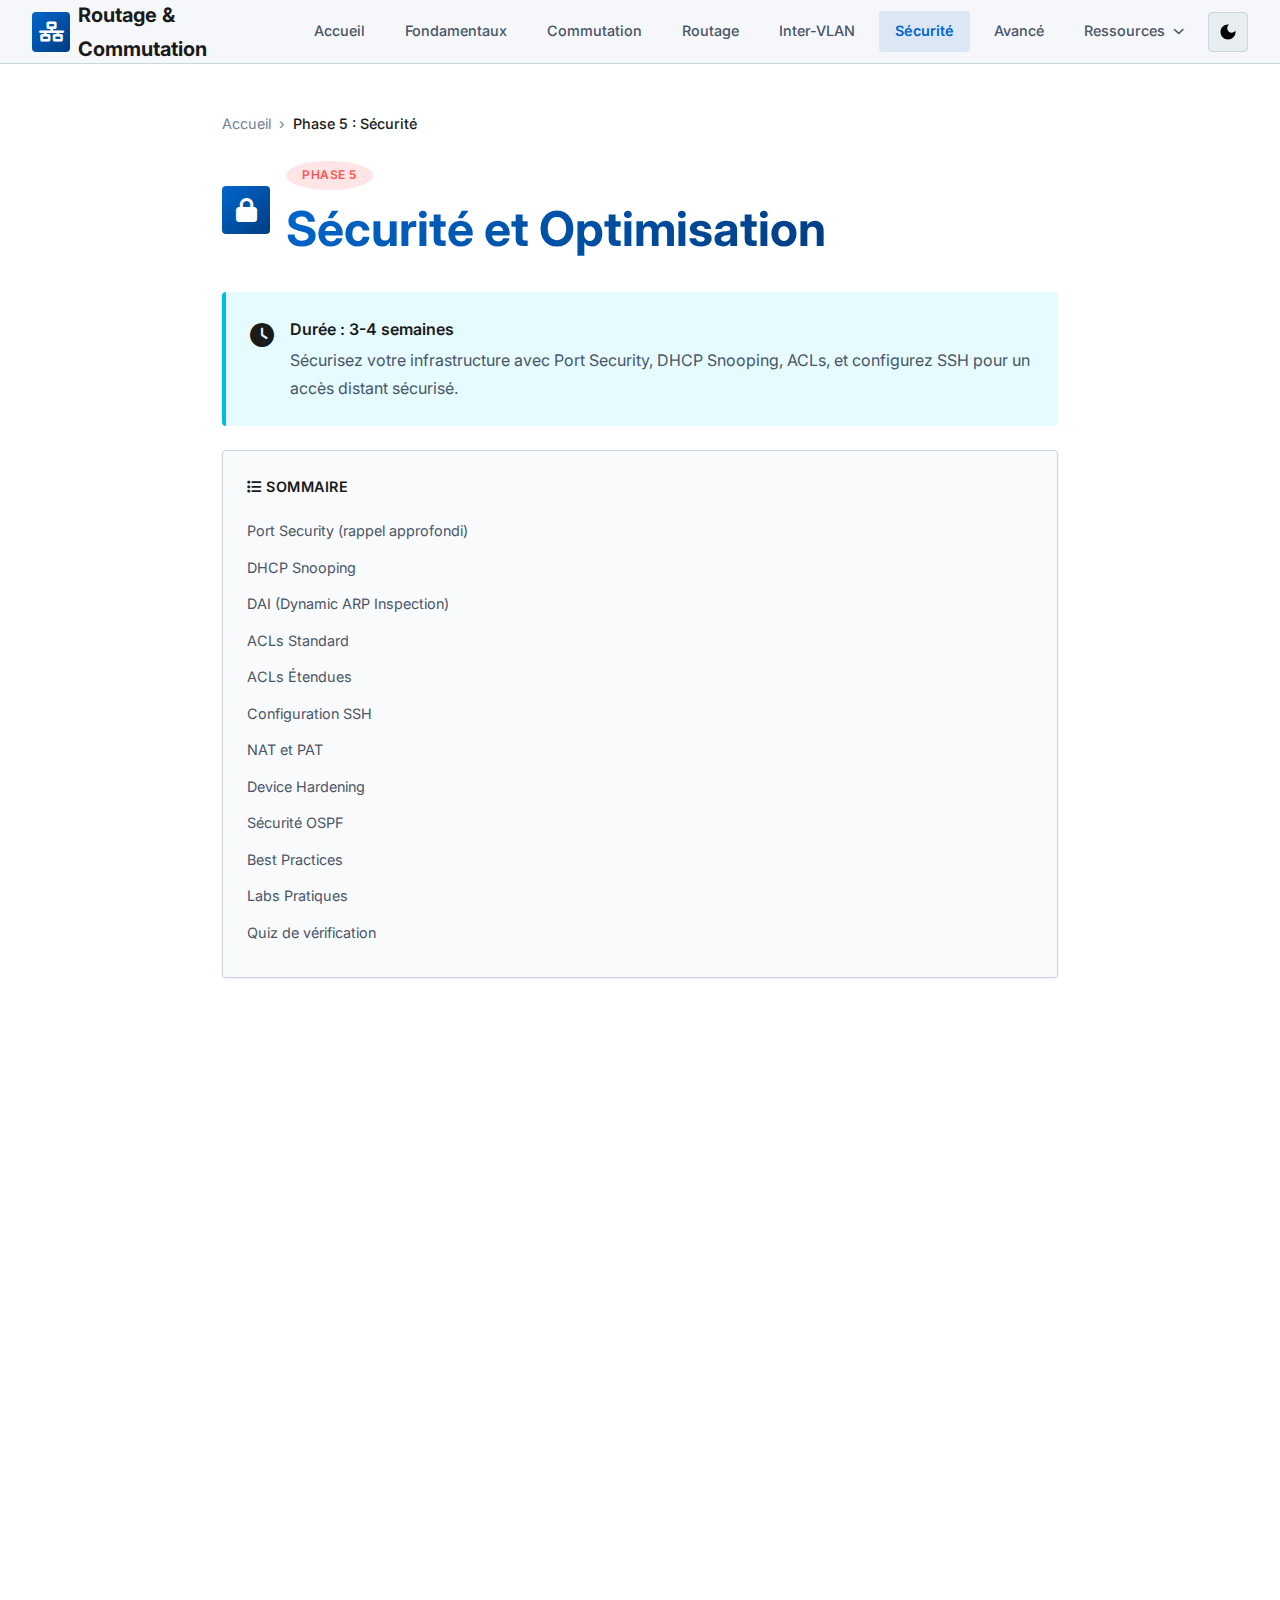
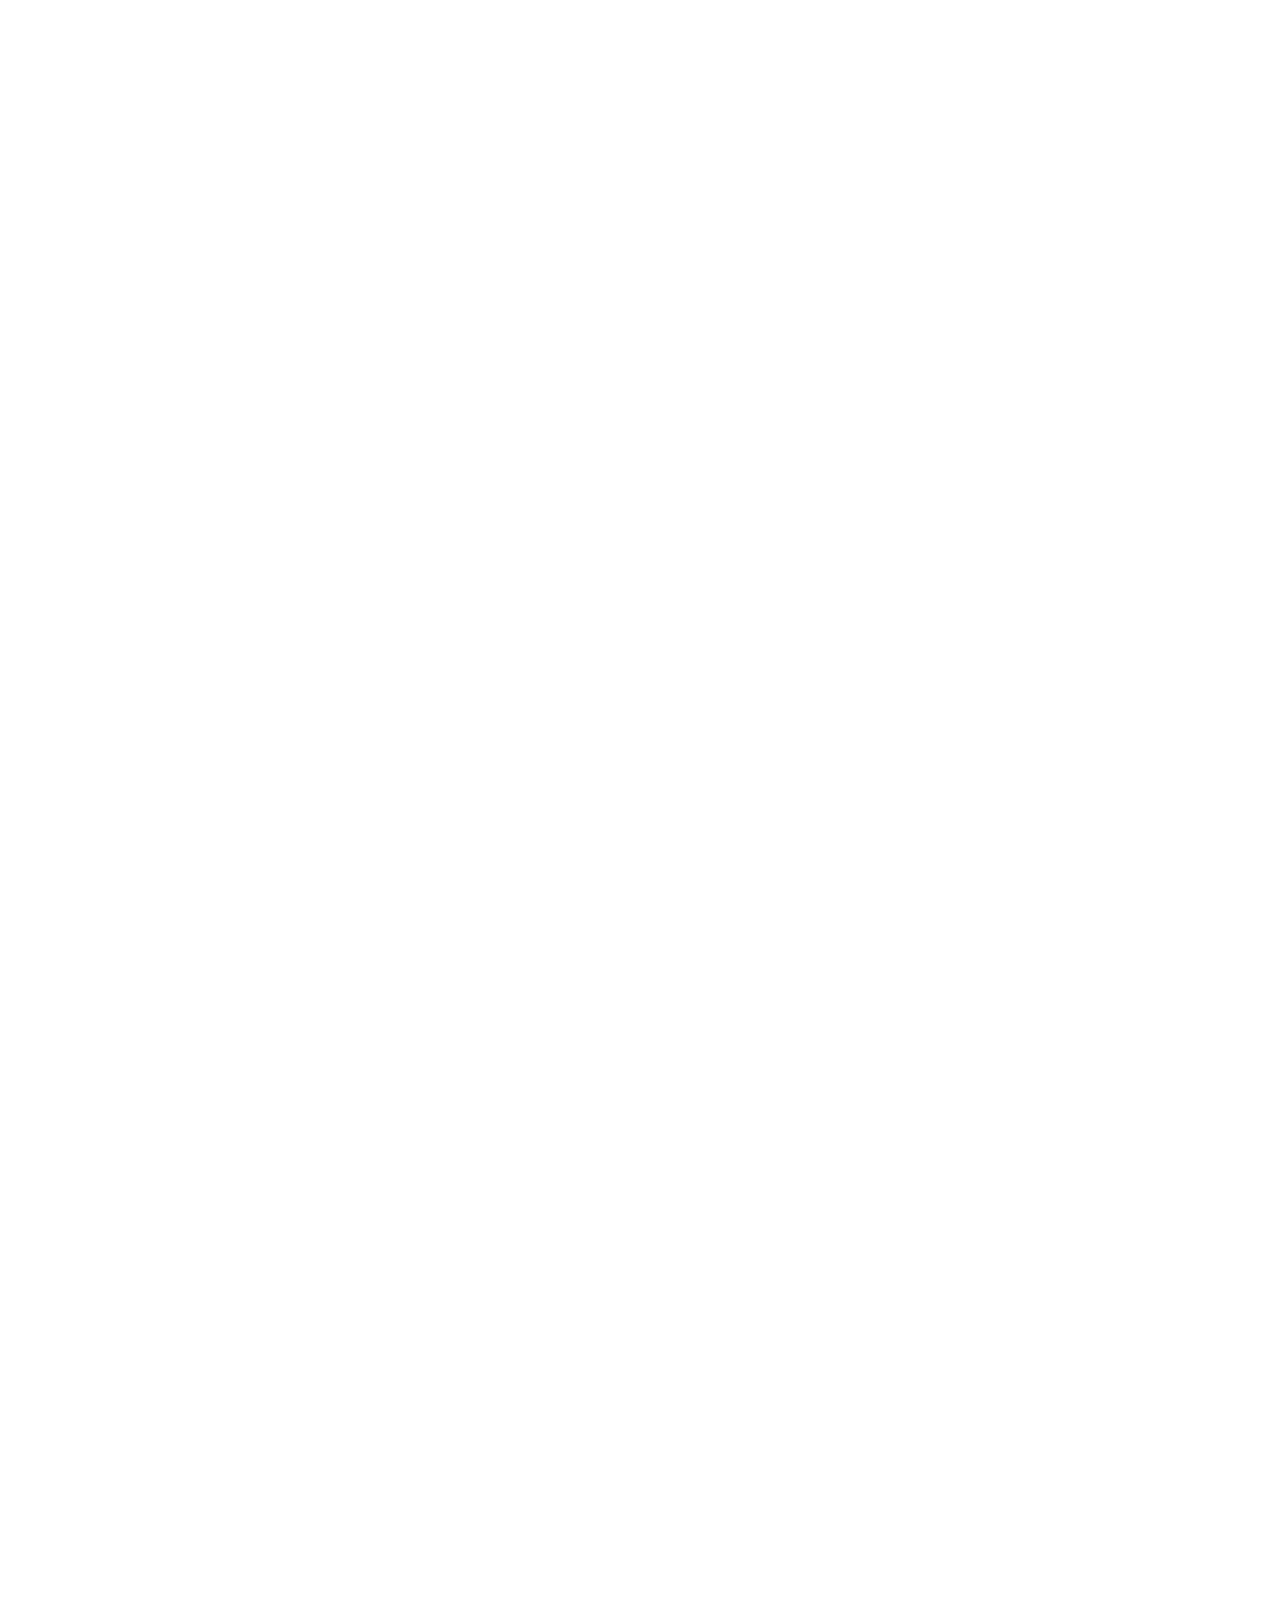
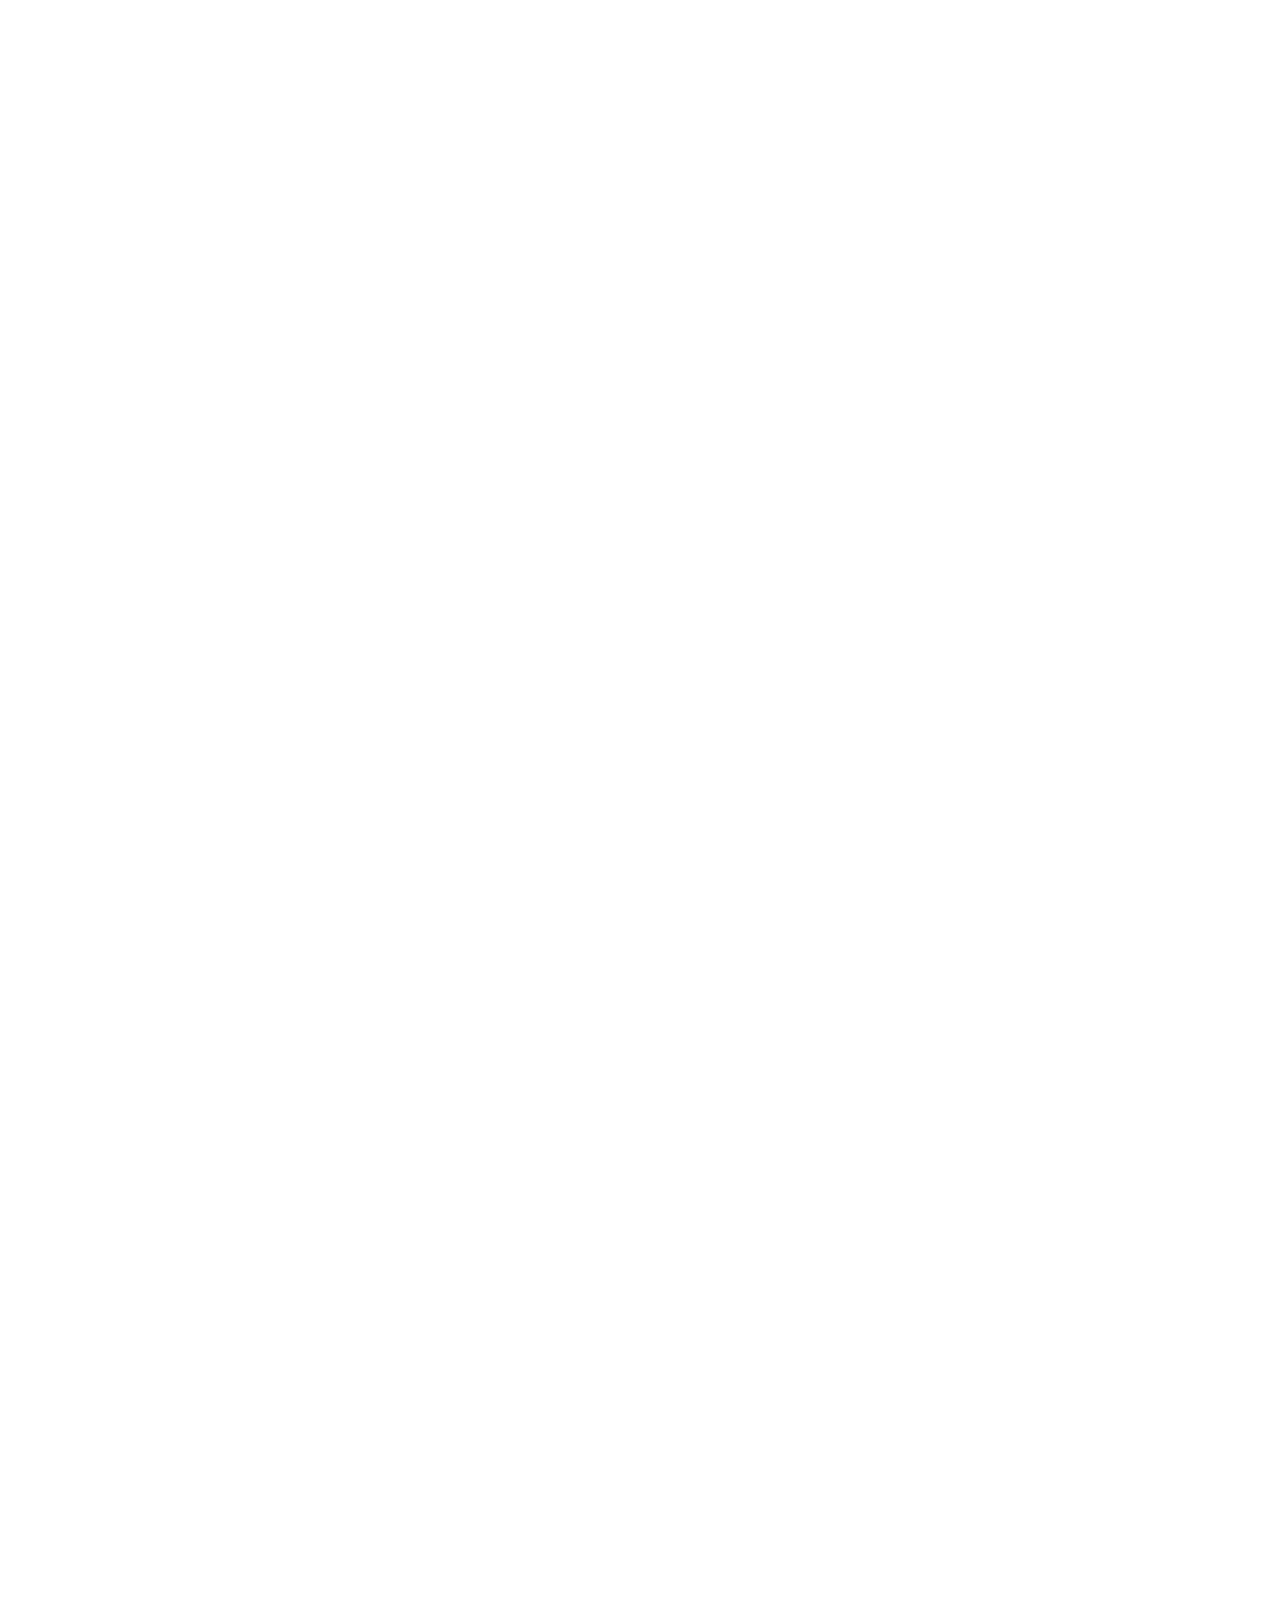
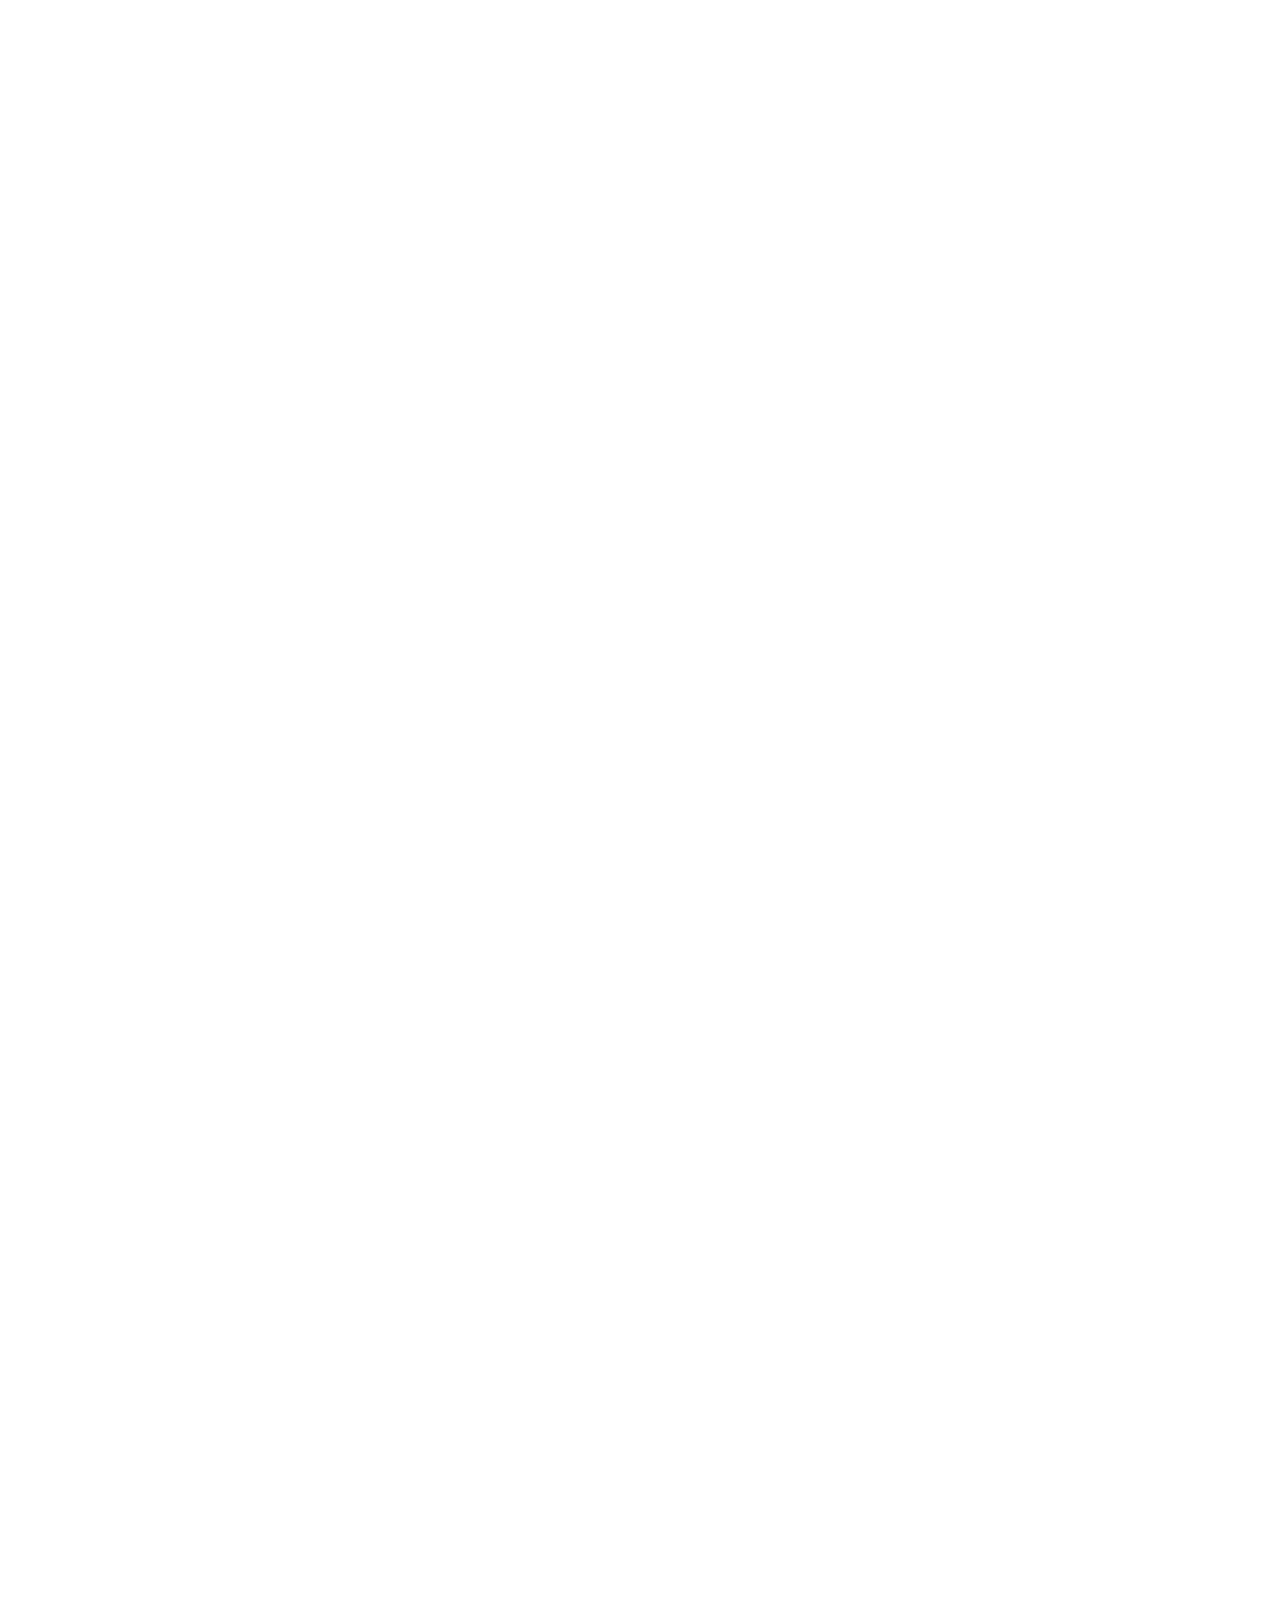
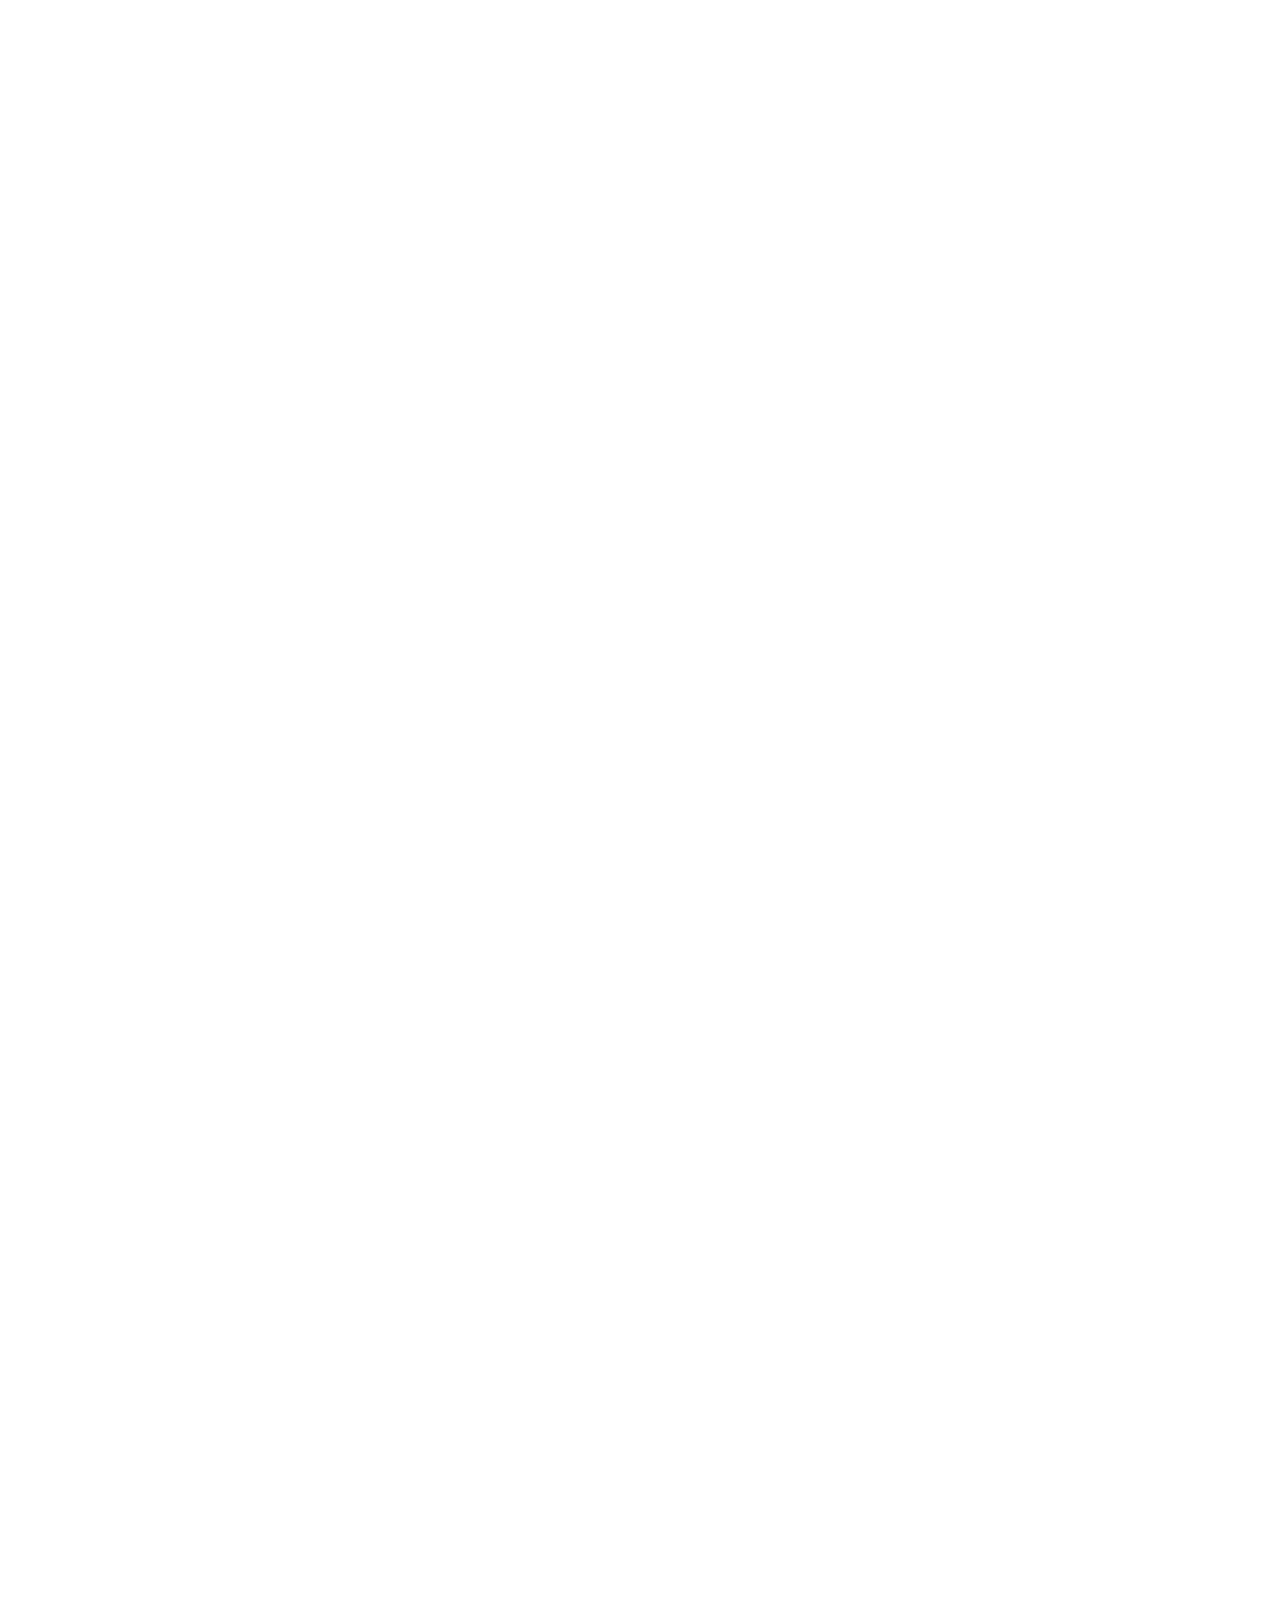
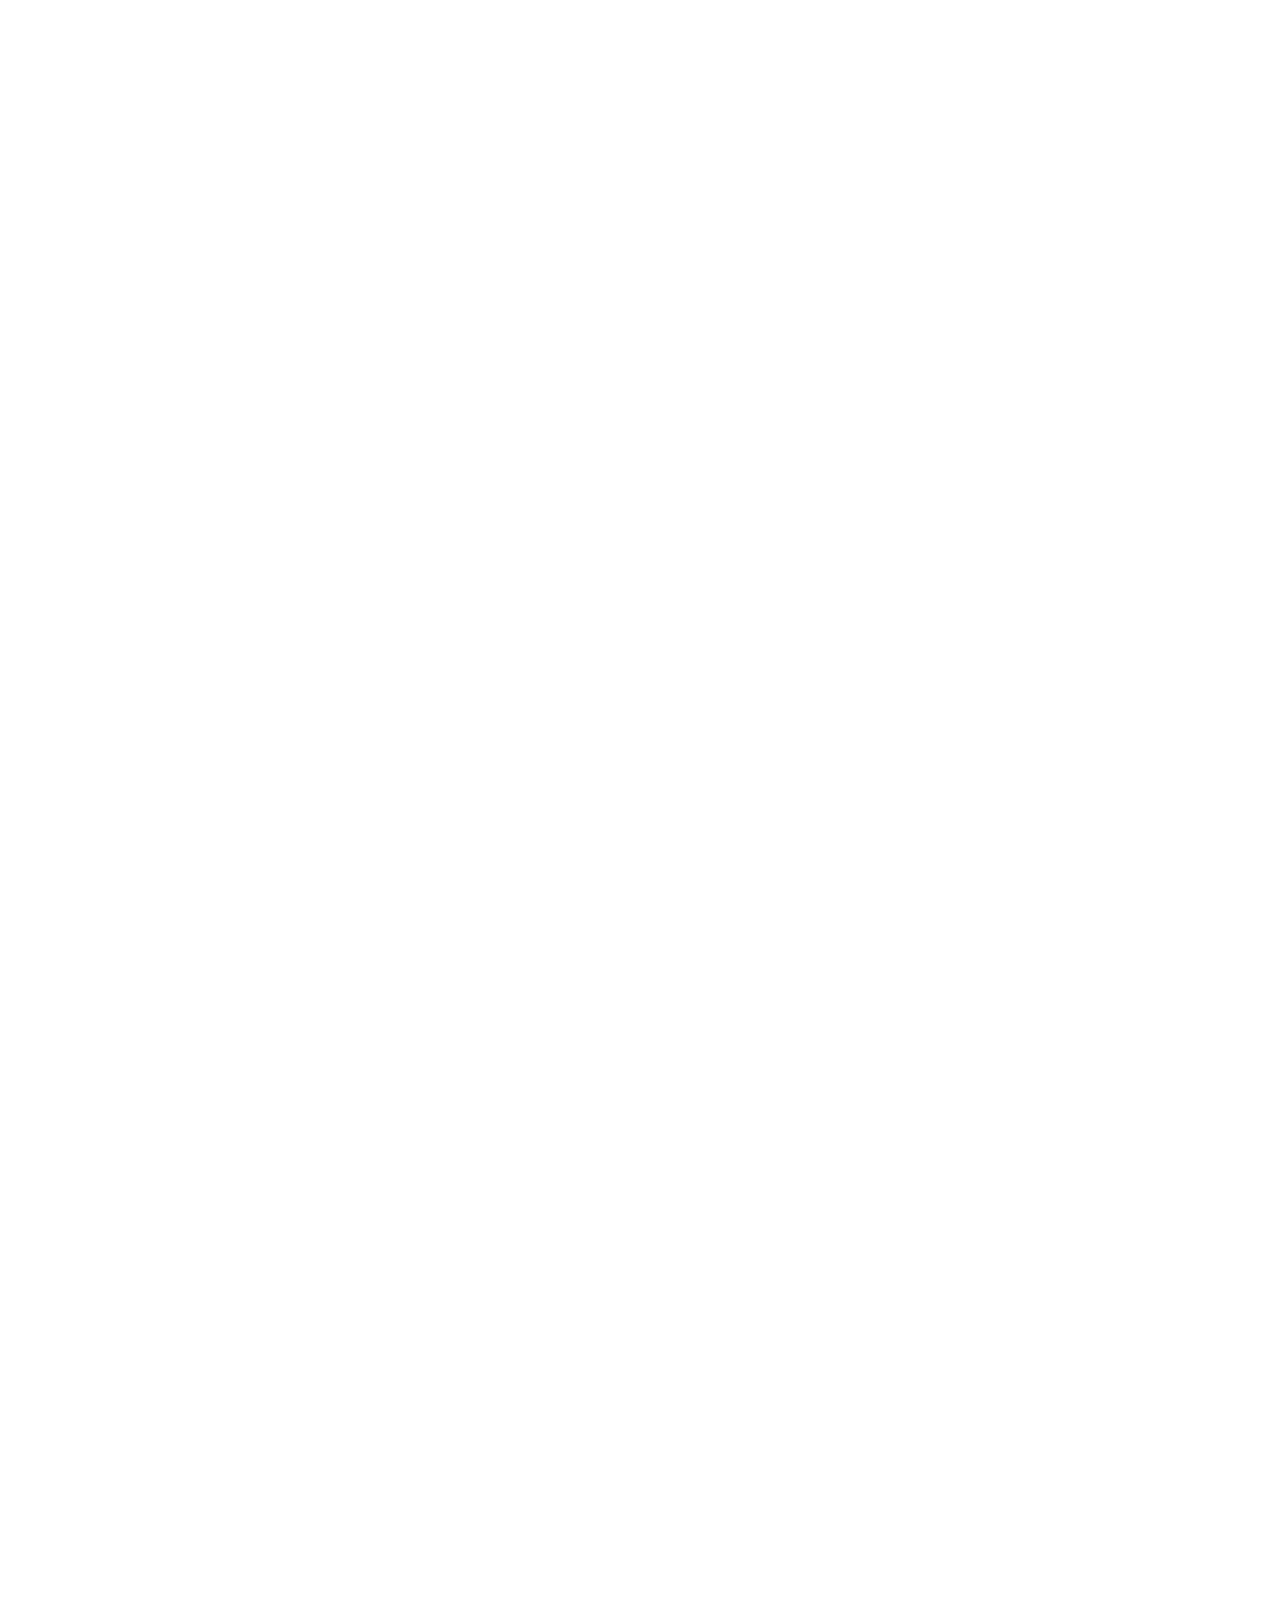
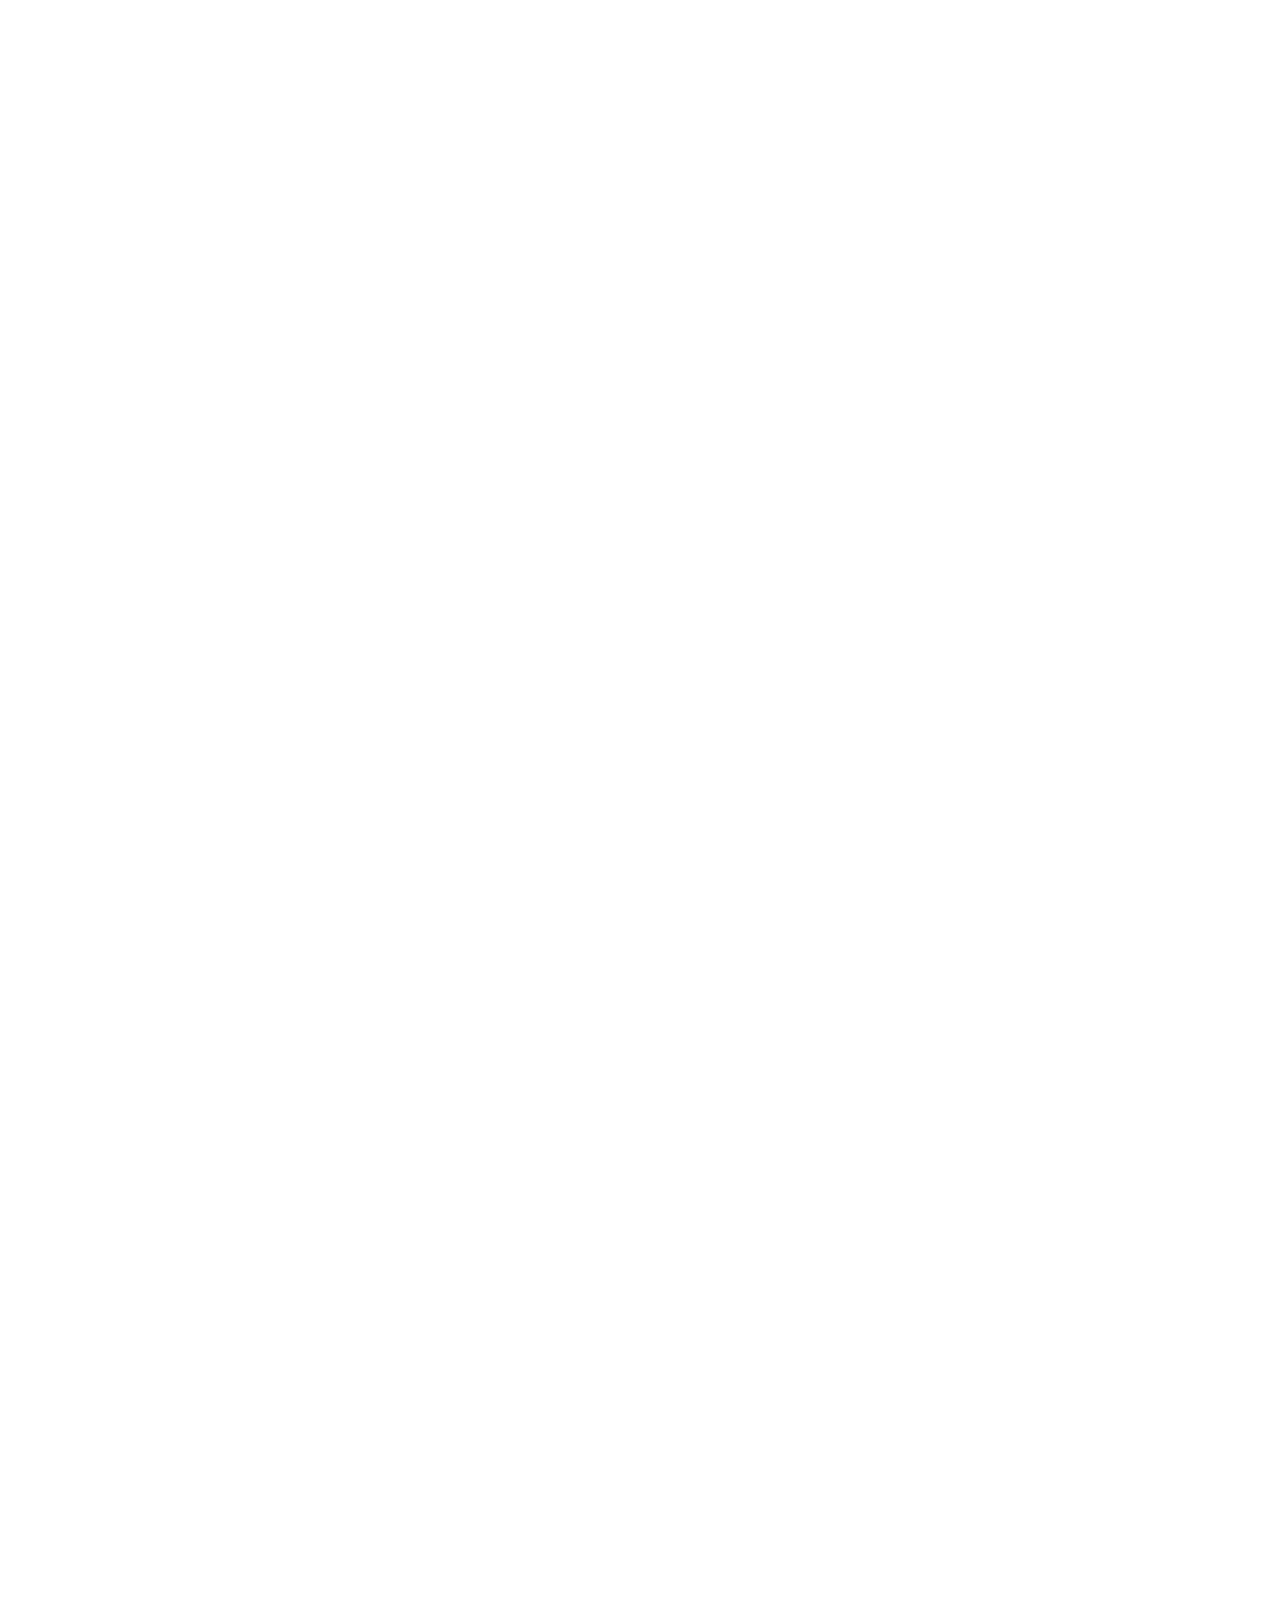
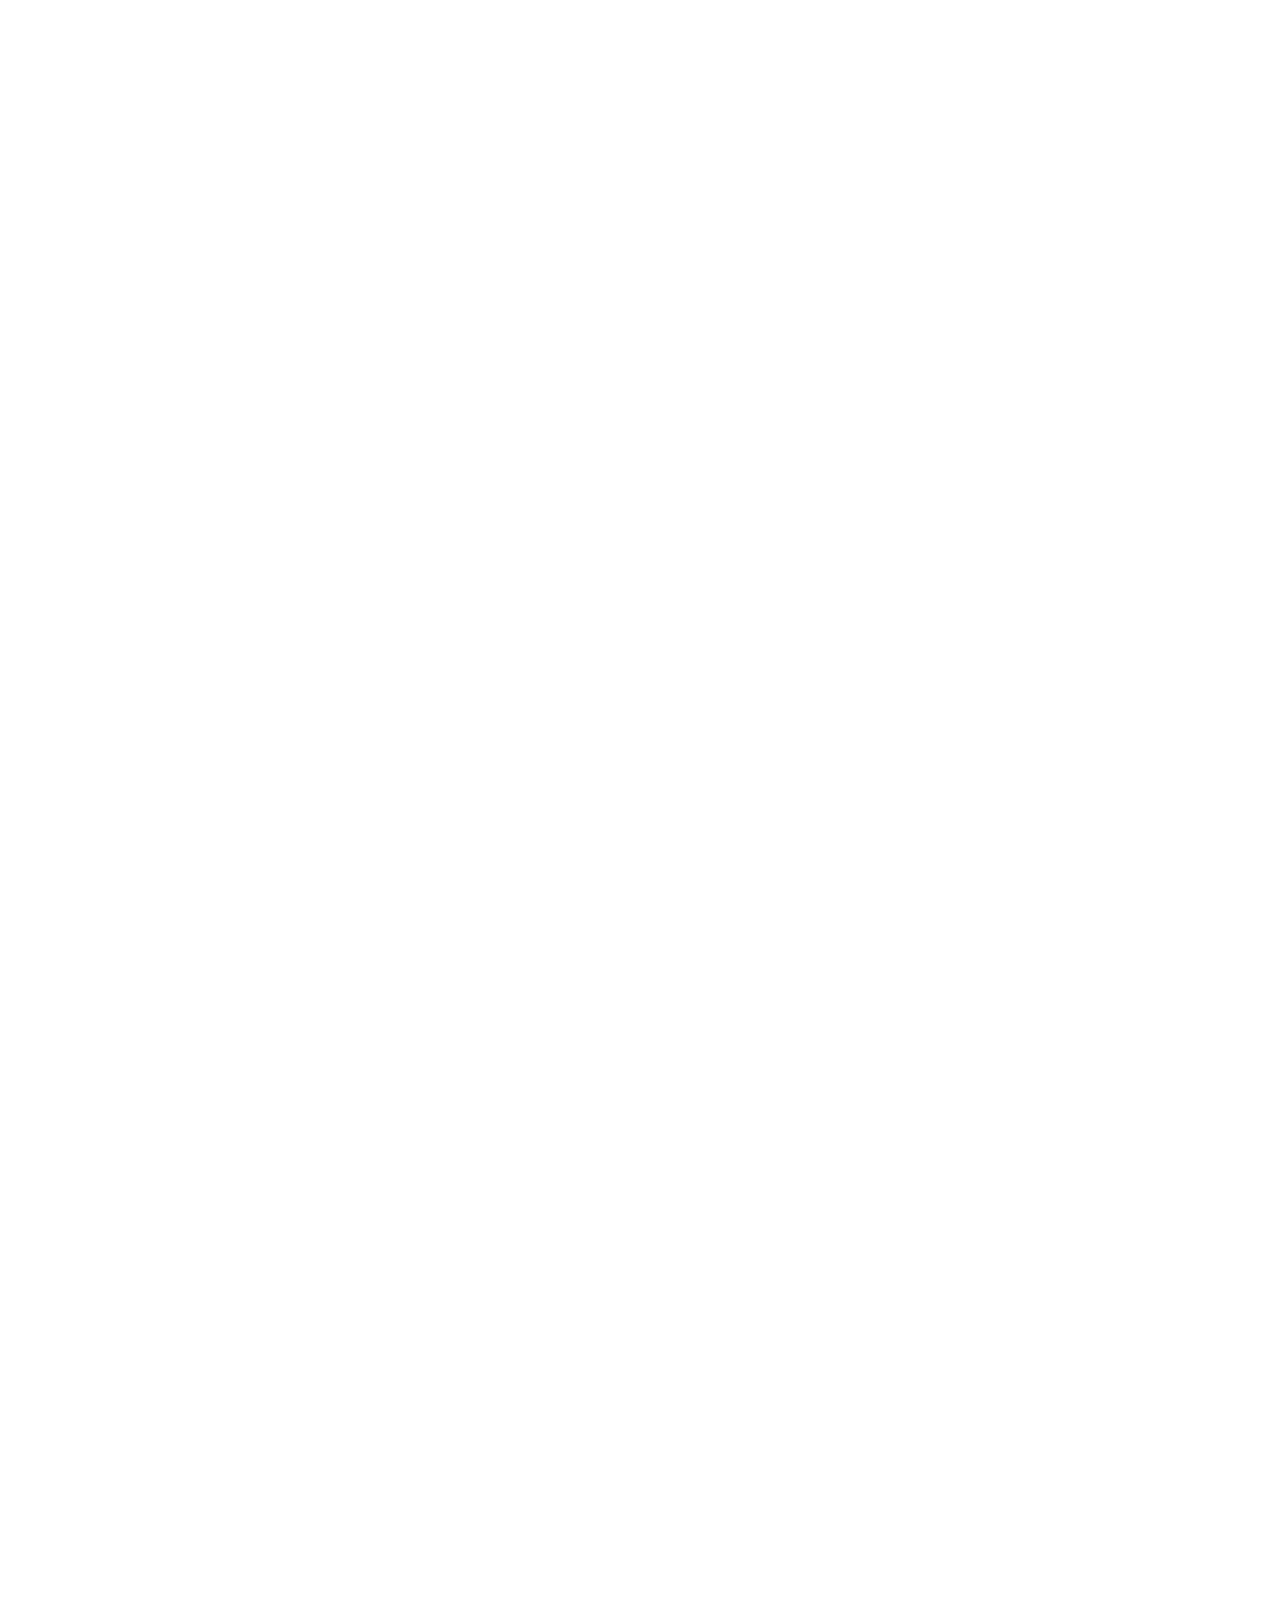
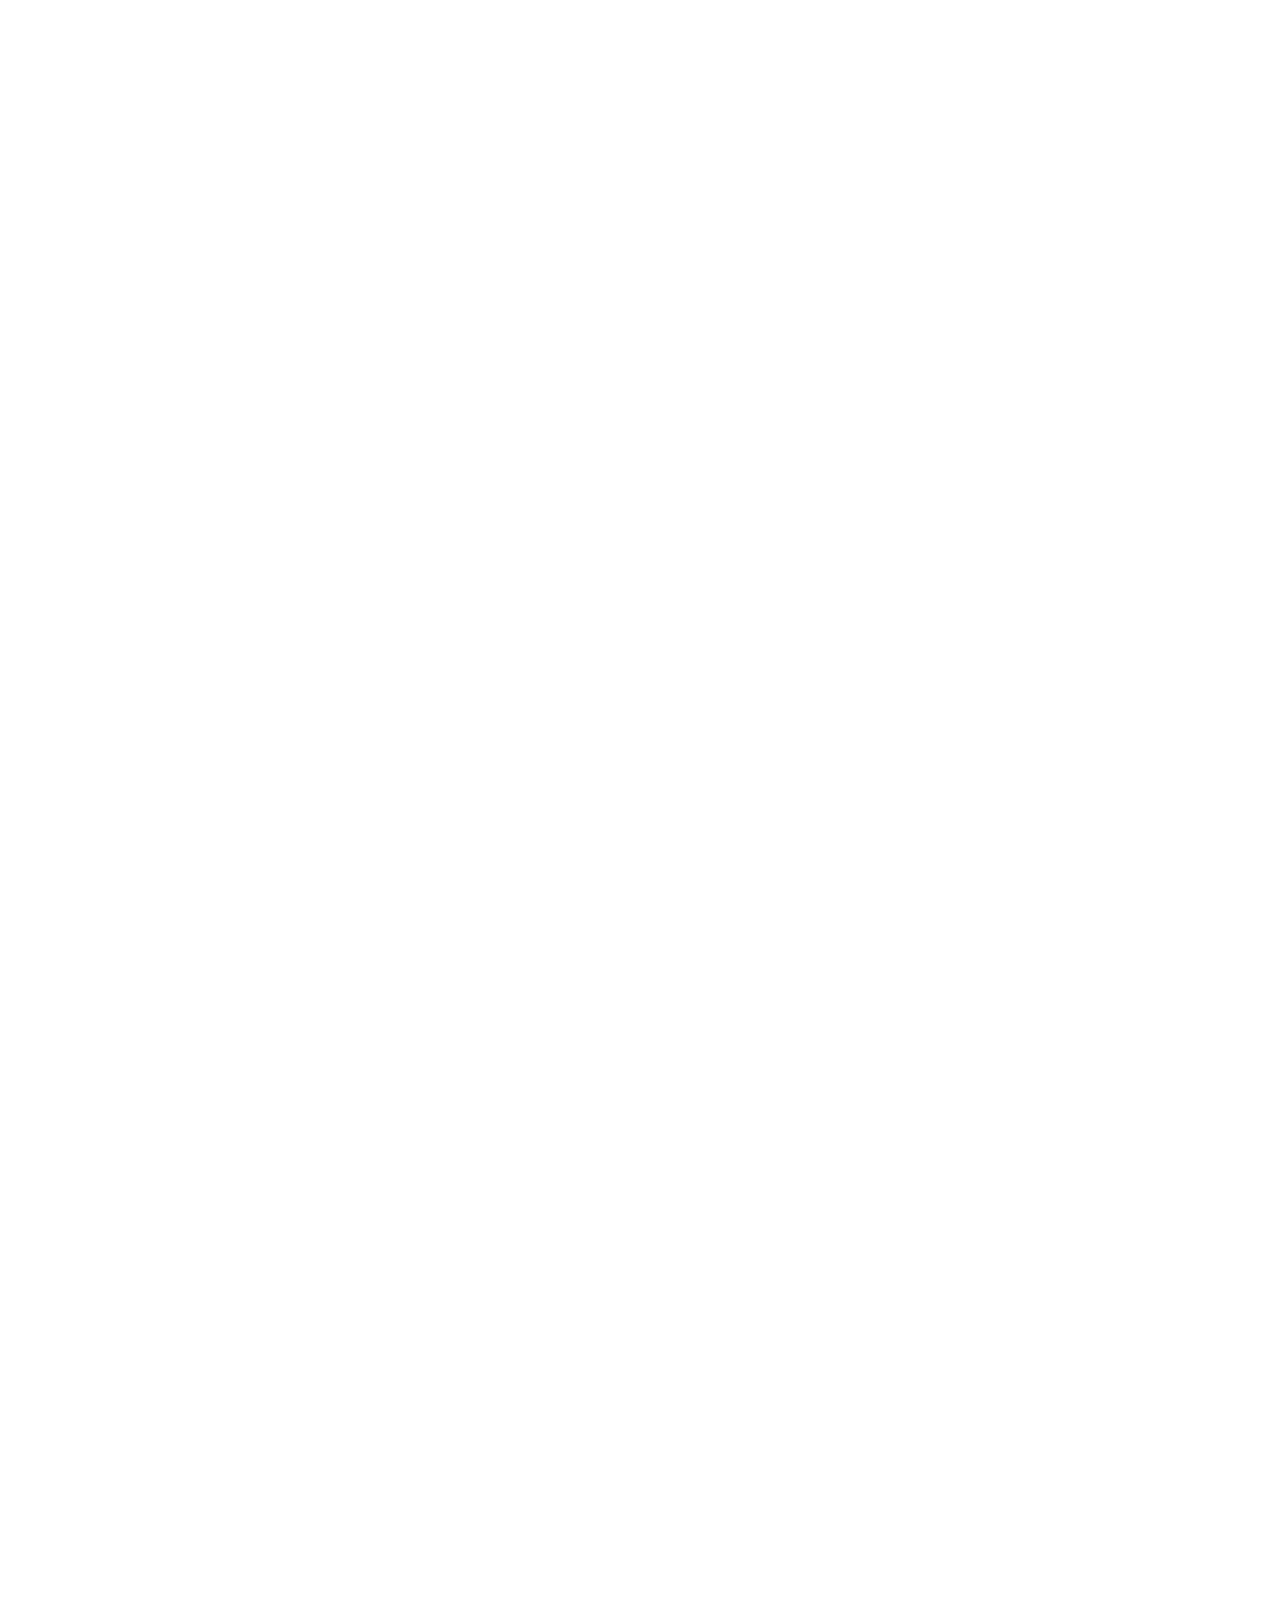
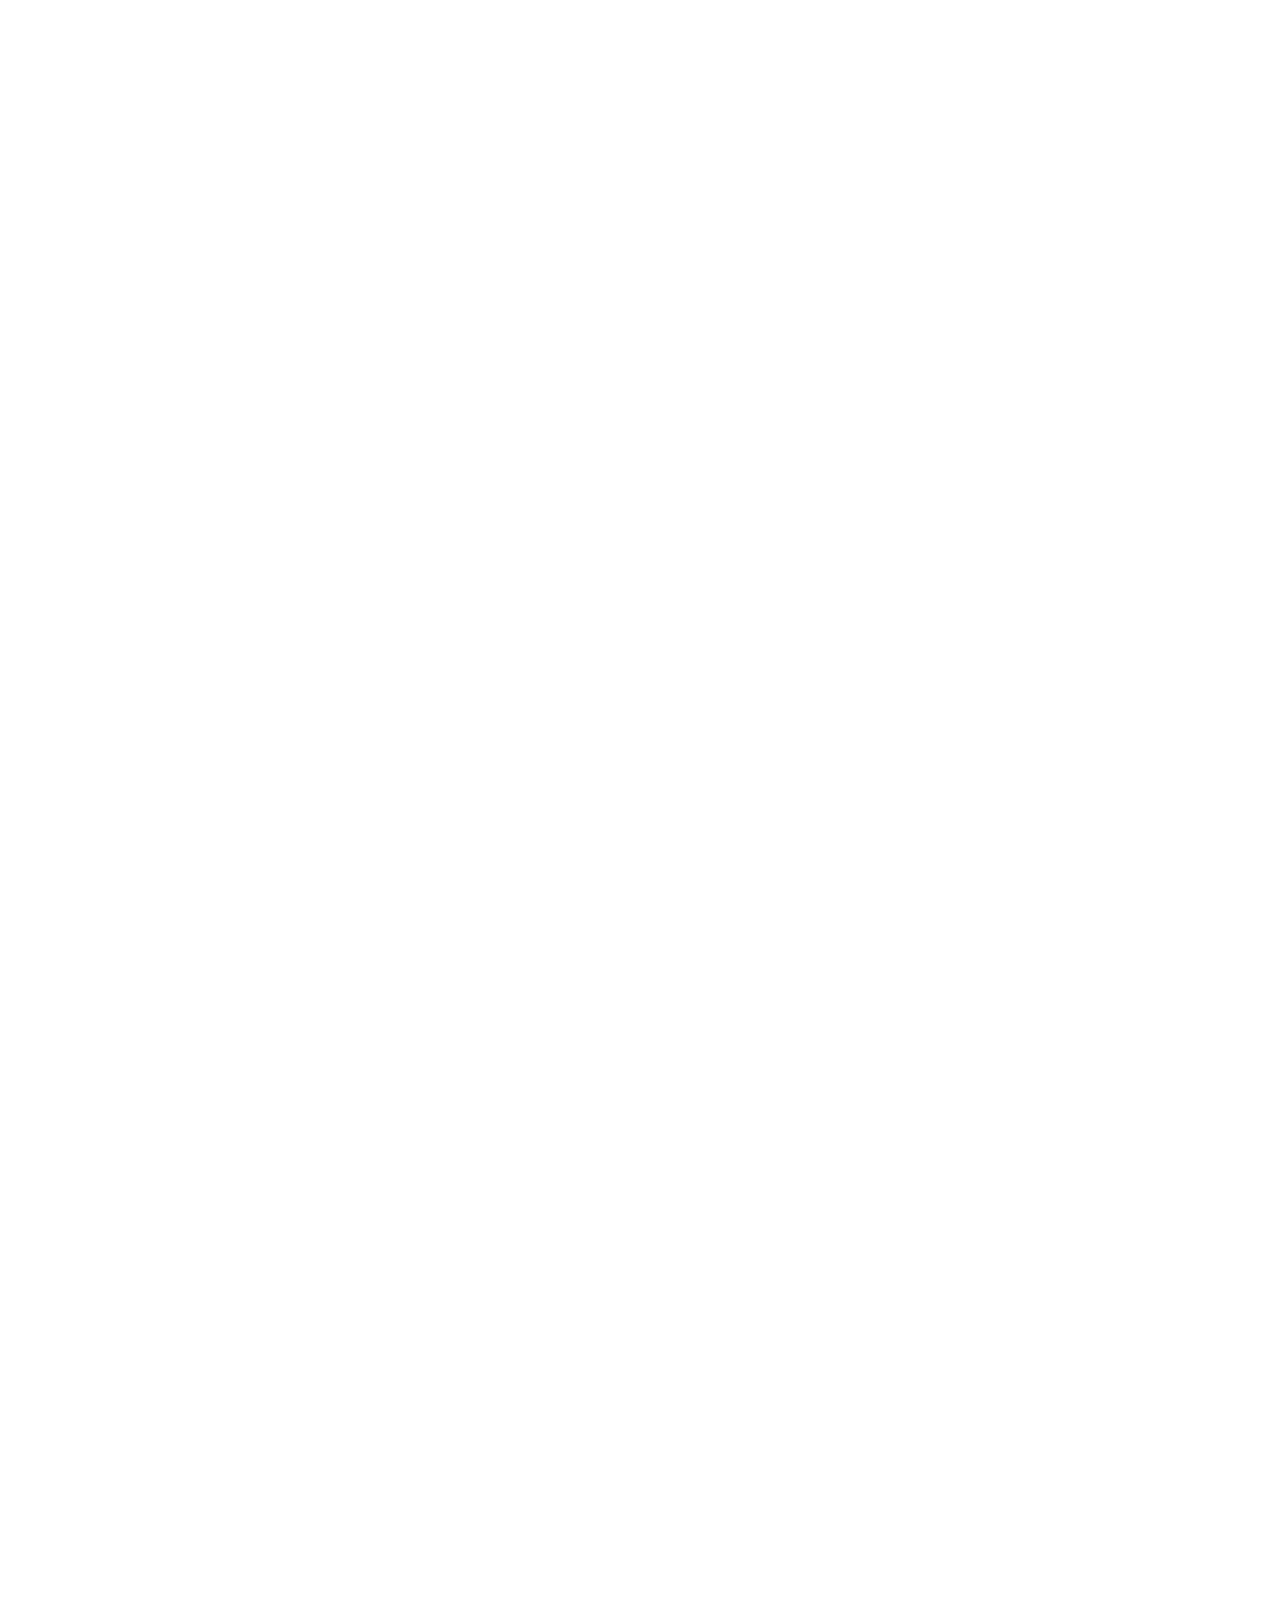
<file: pages/phase5-securite.html>
<!DOCTYPE html>
<html lang="fr">

<head>
    <meta charset="UTF-8">
    <meta name="viewport" content="width=device-width, initial-scale=1.0">
    <title>Phase 5 : Sécurité et Optimisation - Routage et Commutation</title>
    <meta name="description"
        content="Sécurisez votre réseau Cisco : Port Security, DHCP Snooping, DAI, ACLs, SSH et optimisation OSPF.">
    <link rel="preconnect" href="https://fonts.googleapis.com">
    <link rel="preconnect" href="https://fonts.gstatic.com" crossorigin>
    <link
        href="https://fonts.googleapis.com/css2?family=Inter:wght@400;500;600;700&family=Fira+Code:wght@400;500&display=swap"
        rel="stylesheet">
    <link rel="stylesheet" href="https://cdnjs.cloudflare.com/ajax/libs/font-awesome/6.4.0/css/all.min.css">
    <link rel="stylesheet" href="../styles/main.css">
</head>

<body>
    <header class="header">
        <div class="header-container">
            <a href="../index.html" class="logo">
                <div class="logo-icon"><i class="fas fa-network-wired"></i></div>
                <span>Routage & Commutation</span>
            </a>
            <nav class="nav">
                <a href="../index.html" class="nav-link">Accueil</a>
                <a href="phase1-fondamentaux.html" class="nav-link">Fondamentaux</a>
                <a href="phase2-commutation.html" class="nav-link">Commutation</a>
                <a href="phase3-routage.html" class="nav-link">Routage</a>
                <a href="phase4-inter-vlan.html" class="nav-link">Inter-VLAN</a>
                <a href="phase5-securite.html" class="nav-link active">Sécurité</a>
                <a href="phase6-avance.html" class="nav-link">Avancé</a>
                <div class="nav-item">
                    <a href="ressources.html" class="nav-link">
                        Ressources <i class="fas fa-chevron-down" style="font-size: 0.7rem;"></i>
                    </a>
                    <div class="dropdown-menu">
                        <a href="projets.html" class="dropdown-item">
                            <i class="fas fa-project-diagram"></i> Projets
                        </a>
                        <a href="ccna.html" class="dropdown-item">
                            <i class="fas fa-graduation-cap"></i> CCNA
                        </a>
                        <a href="ressources.html" class="dropdown-item">
                            <i class="fas fa-book"></i> Voir tout
                        </a>
                    </div>
                </div>
            </nav>
            <div class="header-actions">
                <button class="theme-toggle" aria-label="Changer le thème">
                    <svg class="sun-icon" viewBox="0 0 24 24" fill="currentColor">
                        <path
                            d="M12 7c-2.76 0-5 2.24-5 5s2.24 5 5 5 5-2.24 5-5-2.24-5-5-5zM2 13h2c.55 0 1-.45 1-1s-.45-1-1-1H2c-.55 0-1 .45-1 1s.45 1 1 1zm18 0h2c.55 0 1-.45 1-1s-.45-1-1-1h-2c-.55 0-1 .45-1 1s.45 1 1 1zM11 2v2c0 .55.45 1 1 1s1-.45 1-1V2c0-.55-.45-1-1-1s-1 .45-1 1zm0 18v2c0 .55.45 1 1 1s1-.45 1-1v-2c0-.55-.45-1-1-1s-1 .45-1 1zM5.99 4.58c-.39-.39-1.03-.39-1.41 0-.39.39-.39 1.03 0 1.41l1.06 1.06c.39.39 1.03.39 1.41 0s.39-1.03 0-1.41L5.99 4.58zm12.37 12.37c-.39-.39-1.03-.39-1.41 0-.39.39-.39 1.03 0 1.41l1.06 1.06c.39.39 1.03.39 1.41 0 .39-.39.39-1.03 0-1.41l-1.06-1.06zm1.06-10.96c.39-.39.39-1.03 0-1.41-.39-.39-1.03-.39-1.41 0l-1.06 1.06c-.39.39-.39 1.03 0 1.41s1.03.39 1.41 0l1.06-1.06zM7.05 18.36c.39-.39.39-1.03 0-1.41-.39-.39-1.03-.39-1.41 0l-1.06 1.06c-.39.39-.39 1.03 0 1.41s1.03.39 1.41 0l1.06-1.06z" />
                    </svg>
                    <svg class="moon-icon" viewBox="0 0 24 24" fill="currentColor">
                        <path
                            d="M12 3c-4.97 0-9 4.03-9 9s4.03 9 9 9 9-4.03 9-9c0-.46-.04-.92-.1-1.36-.98 1.37-2.58 2.26-4.4 2.26-2.98 0-5.4-2.42-5.4-5.4 0-1.81.89-3.42 2.26-4.4-.44-.06-.9-.1-1.36-.1z" />
                    </svg>
                </button>
                <button class="mobile-menu-btn" aria-label="Menu">
                    <i class="fas fa-bars"></i>
                </button>
            </div>
        </div>
    </header>

    <main class="main">
        <div class="container container-narrow">
            <nav class="breadcrumb">
                <a href="../index.html">Accueil</a>
                <span class="breadcrumb-separator">›</span>
                <span class="breadcrumb-current">Phase 5 : Sécurité</span>
            </nav>

            <div class="section-header">
                <div class="section-icon"><i class="fas fa-lock"></i></div>
                <div>
                    <span class="phase-badge" style="background: rgba(255, 82, 82, 0.15); color: #ff5252;">Phase
                        5</span>
                    <h1 style="margin-top: 0.5rem;">Sécurité et Optimisation</h1>
                </div>

            </div>

            <div class="alert alert-info">
                <div class="alert-icon"><i class="fas fa-clock"></i></div>
                <div class="alert-content">
                    <div class="alert-title">Durée : 3-4 semaines</div>
                    <p style="margin: 0;">Sécurisez votre infrastructure avec Port Security, DHCP Snooping, ACLs, et
                        configurez SSH pour un accès distant sécurisé.</p>
                </div>
            </div>

            <!-- Table of Contents -->
            <div class="toc">
                <div class="toc-title"><i class="fas fa-list"></i> Sommaire</div>
                <ul class="toc-list">
                    <li><a href="#port-security">Port Security (rappel approfondi)</a></li>
                    <li><a href="#dhcp-snooping">DHCP Snooping</a></li>
                    <li><a href="#dai">DAI (Dynamic ARP Inspection)</a></li>
                    <li><a href="#acl-standard">ACLs Standard</a></li>
                    <li><a href="#acl-extended">ACLs Étendues</a></li>
                    <li><a href="#ssh">Configuration SSH</a></li>
                    <li><a href="#nat-pat">NAT et PAT</a></li>
                    <li><a href="#hardening">Device Hardening</a></li>
                    <li><a href="#ospf-security">Sécurité OSPF</a></li>
                    <li><a href="#best-practices">Best Practices</a></li>
                    <li><a href="#labs">Labs Pratiques</a></li>
                    <li><a href="#quiz">Quiz de vérification</a></li>
                </ul>
            </div>

            <!-- Section 1: Port Security -->
            <section class="section" id="port-security">
                <h2>Port Security (rappel approfondi)</h2>

                <p>Le <strong>Port Security</strong> limite le nombre d'adresses MAC autorisées sur un port et définit
                    l'action en cas de violation. C'est la première ligne de défense contre les attaques de type
                    <strong>MAC Flooding</strong>.
                </p>

                <h3>Attaque MAC Flooding</h3>
                <p>Un attaquant envoie des milliers de trames avec des adresses MAC aléatoires. La table MAC (CAM) du
                    switch se remplit et le switch bascule en mode <strong>fail-open</strong>, diffusant toutes les
                    trames comme un hub. L'attaquant peut alors capturer tout le trafic.</p>

                <h3>Configuration complète Port Security</h3>
                <div class="code-block">
                    <div class="code-header">
                        <span class="code-lang">Cisco IOS - Port Security complet</span>
                        <button class="code-copy-btn"><i class="fas fa-copy"></i> Copier</button>
                    </div>
                    <pre><code>! Prérequis : le port doit être en mode access
interface f0/1
  switchport mode access
  switchport access vlan 10
  
  ! Activer port security
  switchport port-security
  
  ! Maximum d'adresses MAC (par défaut: 1)
  switchport port-security maximum 2
  
  ! Mode de violation (protect, restrict, shutdown)
  switchport port-security violation shutdown
  
  ! Apprentissage automatique et sauvegarde (sticky)
  switchport port-security mac-address sticky
  
  ! OU définir une MAC statique
  ! switchport port-security mac-address 0011.2233.4455
  
  ! Aging (optionnel) - expiration des MAC apprises
  switchport port-security aging time 60
  switchport port-security aging type inactivity

! Configuration globale : récupération auto après violation
errdisable recovery cause psecure-violation
errdisable recovery interval 300</code></pre>
                </div>

                <h3>Modes de violation</h3>
                <table style="width: 100%; border-collapse: collapse; margin: 1rem 0;">
                    <thead>
                        <tr style="background: var(--gradient-primary); color: white;">
                            <th style="padding: 12px; text-align: left;">Mode</th>
                            <th style="padding: 12px; text-align: left;">Action</th>
                            <th style="padding: 12px; text-align: left;">Syslog</th>
                            <th style="padding: 12px; text-align: left;">Compteur</th>
                        </tr>
                    </thead>
                    <tbody>
                        <tr style="background: var(--bg-card);">
                            <td style="padding: 12px; border-bottom: 1px solid var(--border-color);">
                                <strong>protect</strong>
                            </td>
                            <td style="padding: 12px; border-bottom: 1px solid var(--border-color);">Ignore
                                silencieusement</td>
                            <td style="padding: 12px; border-bottom: 1px solid var(--border-color);">Non</td>
                            <td style="padding: 12px; border-bottom: 1px solid var(--border-color);">Non</td>
                        </tr>
                        <tr>
                            <td style="padding: 12px; border-bottom: 1px solid var(--border-color);">
                                <strong>restrict</strong>
                            </td>
                            <td style="padding: 12px; border-bottom: 1px solid var(--border-color);">Ignore + alerte
                            </td>
                            <td style="padding: 12px; border-bottom: 1px solid var(--border-color);">Oui</td>
                            <td style="padding: 12px; border-bottom: 1px solid var(--border-color);">Oui</td>
                        </tr>
                        <tr style="background: var(--bg-card);">
                            <td style="padding: 12px;"><strong>shutdown</strong> (défaut)</td>
                            <td style="padding: 12px;">Port err-disabled</td>
                            <td style="padding: 12px;">Oui</td>
                            <td style="padding: 12px;">Oui</td>
                        </tr>
                    </tbody>
                </table>

                <h3>Vérification et récupération</h3>
                <div class="code-block">
                    <div class="code-header">
                        <span class="code-lang">Cisco IOS - Vérification Port Security</span>
                        <button class="code-copy-btn">📋 Copier</button>
                    </div>
                    <pre><code>! Afficher le résumé
show port-security

! Détails d'une interface
show port-security interface f0/1

! Voir les adresses apprises
show port-security address

! Voir les ports err-disabled
show interfaces status err-disabled

! Réactiver un port manuellement
interface f0/1
  shutdown
  no shutdown</code></pre>
                </div>
            </section>

            <!-- Section 2: DHCP Snooping -->
            <section class="section" id="dhcp-snooping">
                <h2>DHCP Snooping</h2>

                <p><strong>DHCP Snooping</strong> protège contre les attaques <strong>Rogue DHCP Server</strong>
                    (serveur DHCP malveillant) et <strong>DHCP Starvation</strong>. Il classe les ports en "trusted" ou
                    "untrusted".</p>

                <h3>Attaques DHCP</h3>
                <ul>
                    <li><strong>Rogue DHCP</strong> : Un attaquant installe un faux serveur DHCP qui distribue des
                        mauvaises IPs ou une fausse gateway pour intercepter le trafic</li>
                    <li><strong>DHCP Starvation</strong> : L'attaquant épuise le pool d'adresses DHCP en faisant des
                        milliers de requêtes avec des MAC aléatoires</li>
                </ul>

                <h3>Fonctionnement</h3>
                <ul>
                    <li><strong>Ports Trusted</strong> : Peuvent recevoir tous les messages DHCP (serveurs, uplinks)
                    </li>
                    <li><strong>Ports Untrusted</strong> : Seuls les messages clients sont autorisés (DISCOVER, REQUEST)
                    </li>
                    <li><strong>DHCP Binding Table</strong> : Associe MAC, IP, VLAN et port pour chaque client</li>
                </ul>

                <h3>Configuration DHCP Snooping</h3>
                <div class="code-block">
                    <div class="code-header">
                        <span class="code-lang">Cisco IOS - DHCP Snooping</span>
                        <button class="code-copy-btn">📋 Copier</button>
                    </div>
                    <pre><code>! Activer DHCP Snooping globalement
ip dhcp snooping

! Activer pour des VLANs spécifiques
ip dhcp snooping vlan 10,20,30

! Configurer les ports trusted (serveur DHCP, uplinks)
interface g0/1
  description Vers serveur DHCP
  ip dhcp snooping trust

interface g0/24
  description Uplink vers distribution
  ip dhcp snooping trust

! Les ports access sont untrusted par défaut
! Optionnel : limiter le rate DHCP (protection starvation)
interface range f0/1-20
  ip dhcp snooping limit rate 10

! Vérification
show ip dhcp snooping
show ip dhcp snooping binding</code></pre>
                </div>

                <div class="alert alert-warning">
                    <div class="alert-icon"><i class="fas fa-triangle-exclamation"></i></div>
                    <div class="alert-content">
                        <div class="alert-title">Option 82</div>
                        <p style="margin: 0;">Par défaut, DHCP Snooping insère l'Option 82 dans les paquets DHCP. Si
                            votre serveur DHCP ne la supporte pas, désactivez-la avec :
                            <code>no ip dhcp snooping information option</code>
                        </p>
                    </div>
                </div>
            </section>

            <!-- Section 3: DAI -->
            <section class="section" id="dai">
                <h2>DAI (Dynamic ARP Inspection)</h2>

                <p><strong>DAI</strong> protège contre les attaques <strong>ARP Spoofing</strong> (ou ARP Poisoning). Il
                    vérifie que les réponses ARP correspondent à la table de binding DHCP Snooping.</p>

                <h3>Attaque ARP Spoofing</h3>
                <p>Un attaquant envoie de fausses réponses ARP pour associer son adresse MAC à l'IP de la gateway. Le
                    trafic des victimes passe alors par l'attaquant (Man-in-the-Middle).</p>

                <h3>Prérequis</h3>
                <ul>
                    <li>DHCP Snooping doit être activé (DAI utilise la binding table)</li>
                    <li>Pour les IPs statiques, créer des entrées ARP ACL manuelles</li>
                </ul>

                <h3>Configuration DAI</h3>
                <div class="code-block">
                    <div class="code-header">
                        <span class="code-lang">Cisco IOS - DAI</span>
                        <button class="code-copy-btn"><i class="fas fa-copy"></i> Copier</button>
                    </div>
                    <pre><code>! Prérequis : DHCP Snooping actif
ip dhcp snooping
ip dhcp snooping vlan 10,20

! Activer DAI sur les VLANs
ip arp inspection vlan 10,20

! Configurer les ports trusted
interface g0/1
  ip arp inspection trust

! Pour les IPs statiques, créer une ARP ACL
arp access-list SERVEURS-STATIQUES
  permit ip host 192.168.10.100 mac host 0011.2233.4455
  permit ip host 192.168.10.101 mac host 0011.2233.4456

! Appliquer l'ARP ACL au VLAN (en plus de DHCP binding)
ip arp inspection filter SERVEURS-STATIQUES vlan 10

! Vérification
show ip arp inspection
show ip arp inspection interfaces
show ip arp inspection vlan 10</code></pre>
                </div>

                <h3>Validations additionnelles DAI</h3>
                <div class="code-block">
                    <div class="code-header">
                        <span class="code-lang">Cisco IOS - Validations DAI</span>
                        <button class="code-copy-btn">📋 Copier</button>
                    </div>
                    <pre><code>! Activer des vérifications supplémentaires
ip arp inspection validate src-mac    ! MAC source dans la trame = MAC dans ARP
ip arp inspection validate dst-mac    ! MAC destination dans la trame = MAC dans ARP
ip arp inspection validate ip         ! Adresses IP valides (pas broadcast, etc.)

! Ou activer toutes les validations
ip arp inspection validate src-mac dst-mac ip</code></pre>
                </div>
            </section>

            <!-- Section 4: ACL Standard -->
            <section class="section" id="acl-standard">
                <h2>ACLs Standard</h2>

                <p>Les <strong>ACLs</strong> (Access Control Lists) filtrent le trafic en autorisant ou refusant des
                    paquets selon certains critères. Les ACLs <strong>standard</strong> ne filtrent que sur
                    l'<strong>adresse IP source</strong>.</p>

                <h3>Caractéristiques ACL Standard</h3>
                <ul>
                    <li><strong>Numéros</strong> : 1-99 et 1300-1999</li>
                    <li><strong>Critère unique</strong> : Adresse IP source</li>
                    <li><strong>Placement</strong> : Le plus près possible de la destination</li>
                    <li><strong>Implicit Deny</strong> : Tout ce qui n'est pas explicitement permis est refusé</li>
                </ul>

                <h3>Configuration ACL Standard numérotée</h3>
                <div class="code-block">
                    <div class="code-header">
                        <span class="code-lang">Cisco IOS - ACL Standard numérotée</span>
                        <button class="code-copy-btn"><i class="fas fa-copy"></i> Copier</button>
                    </div>
                    <pre><code>! Syntaxe : access-list [numéro] {permit|deny} [source] [wildcard]

! Autoriser un hôte spécifique
access-list 10 permit host 192.168.1.100

! Autoriser un réseau
access-list 10 permit 192.168.1.0 0.0.0.255

! Refuser un réseau
access-list 10 deny 10.0.0.0 0.255.255.255

! Permettre tout le reste (sinon implicit deny)
access-list 10 permit any

! Appliquer sur une interface
interface g0/0/0
  ip access-group 10 in   ! Filtrer le trafic entrant
  ! ou
  ip access-group 10 out  ! Filtrer le trafic sortant</code></pre>
                </div>

                <h3>ACL Standard nommée (recommandé)</h3>
                <div class="code-block">
                    <div class="code-header">
                        <span class="code-lang">Cisco IOS - ACL Standard nommée</span>
                        <button class="code-copy-btn">📋 Copier</button>
                    </div>
                    <pre><code>! Créer une ACL nommée
ip access-list standard BLOCK-GUEST
  deny 192.168.50.0 0.0.0.255
  permit any

! Appliquer sur une interface
interface g0/0/1
  ip access-group BLOCK-GUEST in

! Avantages : nom descriptif, possibilité d'éditer les lignes</code></pre>
                </div>

                <h3>Wildcard Masks</h3>
                <p>Le wildcard mask est l'<strong>inverse</strong> du subnet mask. Les bits à 0 doivent correspondre,
                    les bits à 1 sont ignorés.</p>
                <table style="width: 100%; border-collapse: collapse; margin: 1rem 0;">
                    <thead>
                        <tr style="background: var(--gradient-primary); color: white;">
                            <th style="padding: 12px; text-align: left;">Description</th>
                            <th style="padding: 12px; text-align: left;">Wildcard</th>
                            <th style="padding: 12px; text-align: left;">Exemple</th>
                        </tr>
                    </thead>
                    <tbody>
                        <tr style="background: var(--bg-card);">
                            <td style="padding: 12px; border-bottom: 1px solid var(--border-color);">Un seul hôte</td>
                            <td style="padding: 12px; border-bottom: 1px solid var(--border-color);">0.0.0.0</td>
                            <td style="padding: 12px; border-bottom: 1px solid var(--border-color);">
                                <code>host 192.168.1.1</code>
                            </td>
                        </tr>
                        <tr>
                            <td style="padding: 12px; border-bottom: 1px solid var(--border-color);">/24</td>
                            <td style="padding: 12px; border-bottom: 1px solid var(--border-color);">0.0.0.255</td>
                            <td style="padding: 12px; border-bottom: 1px solid var(--border-color);">
                                <code>192.168.1.0 0.0.0.255</code>
                            </td>
                        </tr>
                        <tr style="background: var(--bg-card);">
                            <td style="padding: 12px; border-bottom: 1px solid var(--border-color);">/16</td>
                            <td style="padding: 12px; border-bottom: 1px solid var(--border-color);">0.0.255.255</td>
                            <td style="padding: 12px; border-bottom: 1px solid var(--border-color);">
                                <code>172.16.0.0 0.0.255.255</code>
                            </td>
                        </tr>
                        <tr>
                            <td style="padding: 12px;">Toutes les adresses</td>
                            <td style="padding: 12px;">255.255.255.255</td>
                            <td style="padding: 12px;"><code>any</code></td>
                        </tr>
                    </tbody>
                </table>
            </section>

            <!-- Section 5: ACL Extended -->
            <section class="section" id="acl-extended">
                <h2>ACLs Étendues</h2>

                <p>Les ACLs <strong>étendues</strong> permettent un filtrage plus précis sur multiple critères : IP
                    source, IP destination, protocole, ports source et destination.</p>

                <h3>Caractéristiques ACL Étendue</h3>
                <ul>
                    <li><strong>Numéros</strong> : 100-199 et 2000-2699</li>
                    <li><strong>Critères multiples</strong> : Source, destination, protocole, ports</li>
                    <li><strong>Placement</strong> : Le plus près possible de la source</li>
                    <li><strong>Protocoles</strong> : ip, tcp, udp, icmp, etc.</li>
                </ul>

                <h3>Syntaxe ACL Étendue</h3>
                <div class="code-block">
                    <div class="code-header">
                        <span class="code-lang">Cisco IOS - Syntaxe ACL étendue</span>
                        <button class="code-copy-btn"><i class="fas fa-copy"></i> Copier</button>
                    </div>
                    <pre><code>! Syntaxe générale
access-list [100-199] {permit|deny} [protocol] [source] [wildcard] 
  [destination] [wildcard] [eq|gt|lt|range port]

! Permettre HTTP du réseau 192.168.10.0 vers n'importe où
access-list 110 permit tcp 192.168.10.0 0.0.0.255 any eq 80

! Permettre HTTPS
access-list 110 permit tcp 192.168.10.0 0.0.0.255 any eq 443

! Permettre DNS (TCP et UDP)
access-list 110 permit udp 192.168.10.0 0.0.0.255 any eq 53
access-list 110 permit tcp 192.168.10.0 0.0.0.255 any eq 53

! Permettre ping (ICMP)
access-list 110 permit icmp 192.168.10.0 0.0.0.255 any

! Refuser tout le reste (implicite, mais souvent ajouté pour clarté)
access-list 110 deny ip any any

! Appliquer près de la source
interface g0/0/0
  ip access-group 110 in</code></pre>
                </div>

                <h3>ACL Étendue nommée</h3>
                <div class="code-block">
                    <div class="code-header">
                        <span class="code-lang">Cisco IOS - ACL Étendue nommée</span>
                        <button class="code-copy-btn">📋 Copier</button>
                    </div>
                    <pre><code>ip access-list extended FILTRAGE-USERS
  ! Permettre web
  permit tcp 192.168.10.0 0.0.0.255 any eq 80
  permit tcp 192.168.10.0 0.0.0.255 any eq 443
  
  ! Permettre email
  permit tcp 192.168.10.0 0.0.0.255 any eq 25
  permit tcp 192.168.10.0 0.0.0.255 any eq 110
  permit tcp 192.168.10.0 0.0.0.255 any eq 143
  
  ! Permettre SSH vers les serveurs
  permit tcp 192.168.10.0 0.0.0.255 192.168.100.0 0.0.0.255 eq 22
  
  ! Bloquer tout le reste
  deny ip any any log

interface g0/0/0
  ip access-group FILTRAGE-USERS in</code></pre>
                </div>

                <h3>Opérateurs de ports</h3>
                <ul>
                    <li><strong>eq</strong> : Égal (eq 80)</li>
                    <li><strong>gt</strong> : Supérieur (gt 1024)</li>
                    <li><strong>lt</strong> : Inférieur (lt 1024)</li>
                    <li><strong>neq</strong> : Différent (neq 23)</li>
                    <li><strong>range</strong> : Plage (range 20 21)</li>
                </ul>

                <h3>Vérification ACLs</h3>
                <div class="code-block">
                    <div class="code-header">
                        <span class="code-lang">Cisco IOS - Vérification ACLs</span>
                        <button class="code-copy-btn">📋 Copier</button>
                    </div>
                    <pre><code>! Afficher toutes les ACLs
show access-lists

! Afficher une ACL spécifique
show access-lists 110
show access-lists FILTRAGE-USERS

! Voir où les ACLs sont appliquées
show ip interface g0/0/0

! Statistiques de hits (combien de fois chaque règle a matché)
show access-lists
! Les compteurs montrent les hits

! Effacer les compteurs
clear access-list counters</code></pre>
                </div>
            </section>

            <!-- Section 6: SSH -->
            <section class="section" id="ssh">
                <h2>Configuration SSH</h2>

                <p><strong>SSH</strong> (Secure Shell) remplace Telnet pour l'accès distant sécurisé. Telnet transmet
                    tout en clair (y compris les mots de passe), SSH chiffre toute la session.</p>

                <h3>Configuration SSH complète</h3>
                <div class="code-block">
                    <div class="code-header">
                        <span class="code-lang">Cisco IOS - Configuration SSH</span>
                        <button class="code-copy-btn"><i class="fas fa-copy"></i> Copier</button>
                    </div>
                    <pre><code>! Prérequis 1 : Définir un hostname et un domain name
hostname R1
ip domain-name entreprise.local

! Prérequis 2 : Générer les clés RSA (minimum 1024 bits recommandé)
crypto key generate rsa modulus 2048

! Activer SSH version 2 (plus sécurisé)
ip ssh version 2

! Optionnel : régler le timeout et les tentatives
ip ssh time-out 60
ip ssh authentication-retries 3

! Créer un utilisateur local
username admin privilege 15 secret AdminPass123!
username operator privilege 5 secret OperPass123!

! Configurer les lignes VTY
line vty 0 15
  ! Utiliser l'authentification locale
  login local
  
  ! N'autoriser que SSH (bloquer Telnet)
  transport input ssh
  
  ! Timeout d'inactivité
  exec-timeout 10 0

! Optionnel : ACL pour limiter les IPs autorisées
ip access-list standard SSH-ALLOWED
  permit 192.168.99.0 0.0.0.255
  deny any log

line vty 0 15
  access-class SSH-ALLOWED in</code></pre>
                </div>

                <h3>Vérification SSH</h3>
                <div class="code-block">
                    <div class="code-header">
                        <span class="code-lang">Cisco IOS - Vérification SSH</span>
                        <button class="code-copy-btn">📋 Copier</button>
                    </div>
                    <pre><code>! Vérifier la configuration SSH
show ip ssh

! Voir les sessions SSH actives
show ssh

! Vérifier les clés
show crypto key mypubkey rsa

! Tester depuis un PC
ssh -l admin 192.168.1.1</code></pre>
                </div>

                <div class="alert alert-danger">
                    <div class="alert-icon"><i class="fas fa-triangle-exclamation"></i></div>
                    <div class="alert-content">
                        <div class="alert-title">Désactiver Telnet !</div>
                        <p style="margin: 0;">Telnet transmet tout en clair. Utilisez toujours
                            <code>transport input ssh</code> sur les lignes VTY pour bloquer Telnet.
                        </p>
                    </div>
                </div>
            </section>

            <!-- Section 7: NAT et PAT -->
            <section class="section" id="nat-pat">
                <h2>NAT et PAT (Network Address Translation)</h2>
                <p>Le <strong>NAT</strong> permet de traduire des adresses IP privées en adresses IP publiques,
                    économisant ainsi les adresses IPv4 et cachant la topologie interne.</p>

                <h3>Types de NAT</h3>
                <table style="width: 100%; border-collapse: collapse; margin: 1rem 0;">
                    <thead>
                        <tr style="background: var(--bg-secondary);">
                            <th style="padding: 10px; text-align: left;">Type</th>
                            <th style="padding: 10px; text-align: left;">Mappage</th>
                            <th style="padding: 10px; text-align: left;">Cas d'usage</th>
                        </tr>
                    </thead>
                    <tbody>
                        <tr>
                            <td style="padding: 10px; border-bottom: 1px solid var(--border-color);"><strong>Static
                                    NAT</strong></td>
                            <td style="padding: 10px; border-bottom: 1px solid var(--border-color);">1:1 permanent</td>
                            <td style="padding: 10px; border-bottom: 1px solid var(--border-color);">Serveurs
                                accessibles de l'extérieur</td>
                        </tr>
                        <tr>
                            <td style="padding: 10px; border-bottom: 1px solid var(--border-color);"><strong>Dynamic
                                    NAT</strong></td>
                            <td style="padding: 10px; border-bottom: 1px solid var(--border-color);">1:1 temporaire
                                (pool)</td>
                            <td style="padding: 10px; border-bottom: 1px solid var(--border-color);">Accès Internet
                                limité par le pool</td>
                        </tr>
                        <tr>
                            <td style="padding: 10px;"><strong>PAT (Overload)</strong></td>
                            <td style="padding: 10px;">Many:1 (via ports)</td>
                            <td style="padding: 10px;">Usage domestique et entreprise (standard)</td>
                        </tr>
                    </tbody>
                </table>

                <div class="alert alert-info">
                    <div class="alert-icon"><i class="fas fa-network-wired"></i></div>
                    <div class="alert-content">
                        <div class="alert-title">Terminologie NAT Cisco</div>
                        <ul style="margin: 0;">
                            <li><strong>Inside Local</strong> : IP réelle du PC interne (ex: 192.168.1.10)</li>
                            <li><strong>Inside Global</strong> : IP publique vue par Internet (ex: 200.1.1.1)</li>
                            <li><strong>Outside Global</strong> : IP réelle de l'hôte distant sur Internet</li>
                        </ul>
                    </div>
                </div>
            </section>

            <!-- Section 8: Hardening -->
            <section class="section" id="hardening">
                <h2>Device Hardening (Sécurisation de l'équipement)</h2>
                <div class="card" style="margin-bottom: 1.5rem; border-left: 4px solid var(--danger);">
                    <ul style="margin: 0; padding-left: 1.5rem;">
                        <li><strong>Chiffrer les mots de passe</strong> : <code>service password-encryption</code></li>
                        <li><strong>Bannières d'avertissement</strong> : <code>banner motd #ACCES INTERDIT#</code></li>
                        <li><strong>Désactivation des services inutiles</strong> : <code>no ip http server</code></li>
                        <li><strong>Timeout de session</strong> : <code>exec-timeout 5 0</code> (sur console/VTY)</li>
                    </ul>
                </div>
            </section>

            <!-- Section 9: OSPF Security -->
            <section class="section" id="ospf-security">
                <h2>9. Sécurité OSPF</h2>

                <p>OSPF peut être vulnérable aux attaques si un routeur malveillant injecte de fausses routes.
                    L'authentification OSPF et les interfaces passives protègent le réseau.</p>

                <h3>Interfaces Passives</h3>
                <p>Empêche l'envoi/réception de paquets OSPF sur les interfaces vers les utilisateurs finaux.</p>

                <div class="code-block">
                    <div class="code-header">
                        <span class="code-lang">Cisco IOS - Interfaces passives</span>
                        <button class="code-copy-btn"><i class="fas fa-copy"></i> Copier</button>
                    </div>
                    <pre><code>router ospf 1
  ! Méthode 1 : interface par interface
  passive-interface g0/0/0
  passive-interface g0/0/2
  
  ! Méthode 2 : tout passif par défaut, puis exceptions
  passive-interface default
  no passive-interface g0/0/1
  no passive-interface g0/0/3</code></pre>
                </div>

                <h3>Authentification MD5 OSPF</h3>
                <div class="code-block">
                    <div class="code-header">
                        <span class="code-lang">Cisco IOS - Authentification OSPF MD5</span>
                        <button class="code-copy-btn">📋 Copier</button>
                    </div>
                    <pre><code>! Méthode 1 : Par interface
interface g0/0/1
  ip ospf authentication message-digest
  ip ospf message-digest-key 1 md5 SecretKey123

! Méthode 2 : Par area (tous les routeurs de l'area doivent avoir la même config)
router ospf 1
  area 0 authentication message-digest

interface g0/0/1
  ip ospf message-digest-key 1 md5 SecretKey123

! Vérification
show ip ospf interface g0/0/1 | include authentication</code></pre>
                </div>
            </section>

            <!-- Section 10: Best Practices -->
            <section class="section" id="best-practices">
                <h2>10. Best Practices Sécurité</h2>

                <h3>Checklist sécurité switch</h3>
                <ul>
                    <li><i class="fas fa-check" style="color: var(--success);"></i> Port Security sur tous les ports
                        access</li>
                    <li><i class="fas fa-check" style="color: var(--success);"></i> DHCP Snooping activé</li>
                    <li><i class="fas fa-check" style="color: var(--success);"></i> DAI activé</li>
                    <li><i class="fas fa-check" style="color: var(--success);"></i> Ports non utilisés : shutdown + VLAN
                        blackhole</li>
                    <li><i class="fas fa-check" style="color: var(--success);"></i> PortFast + BPDU Guard sur les ports
                        access</li>
                    <li><i class="fas fa-check" style="color: var(--success);"></i> VTP mode transparent ou mot de passe
                    </li>
                    <li><i class="fas fa-check" style="color: var(--success);"></i> VLAN natif ≠ 1</li>
                    <li><i class="fas fa-check" style="color: var(--success);"></i> Trunk : limiter les VLANs autorisés
                    </li>
                    <li><i class="fas fa-check" style="color: var(--success);"></i> DTP désactivé
                        (<code>switchport nonegotiate</code>)</li>
                </ul>

                <h3>Checklist sécurité routeur</h3>
                <ul>
                    <li><i class="fas fa-check" style="color: var(--success);"></i> SSH activé, Telnet désactivé</li>
                    <li><i class="fas fa-check" style="color: var(--success);"></i> enable secret (pas enable password)
                    </li>
                    <li><i class="fas fa-check" style="color: var(--success);"></i> service password-encryption</li>
                    <li><i class="fas fa-check" style="color: var(--success);"></i> banner motd avec avertissement légal
                    </li>
                    <li><i class="fas fa-check" style="color: var(--success);"></i> ACL sur les VTY pour limiter l'accès
                    </li>
                    <li><i class="fas fa-check" style="color: var(--success);"></i> OSPF : interfaces passives +
                        authentification</li>
                    <li><i class="fas fa-check" style="color: var(--success);"></i> Timeout sur console et VTY</li>
                    <li><i class="fas fa-check" style="color: var(--success);"></i> Logging activé (syslog)</li>
                    <li><i class="fas fa-check" style="color: var(--success);"></i> NTP configuré pour les horodatages
                    </li>
                </ul>

                <div class="code-block">
                    <div class="code-header">
                        <span class="code-lang">Cisco IOS - Template sécurité de base</span>
                        <button class="code-copy-btn"><i class="fas fa-copy"></i> Copier</button>
                    </div>
                    <pre><code>! Template sécurité basique
service password-encryption
no ip http server
no ip http secure-server
no cdp run
ip ssh version 2
login block-for 120 attempts 5 within 60

banner motd ^
************************************************************
*  ATTENTION: Accès réservé au personnel autorisé         *
*  Toute activité sur ce système est enregistrée          *
*  Tout accès non autorisé sera poursuivi                 *
************************************************************
^

line con 0
  exec-timeout 5 0
  logging synchronous
  login local

line vty 0 15
  exec-timeout 10 0
  transport input ssh
  login local
  access-class SSH-ALLOWED in</code></pre>
                </div>
            </section>

            <!-- Section 11: Labs Pratiques -->
            <section class="section" id="labs">
                <h2>11. Labs Pratiques</h2>

                <div class="card" style="margin-bottom: 1.5rem;">
                    <h3><i class="fas fa-microscope"></i> Lab 1 : Protection complète du switch</h3>
                    <p><strong>Objectif :</strong> Implémenter toutes les protections Layer 2</p>
                    <ol>
                        <li>Activer Port Security sur tous les ports access</li>
                        <li>Activer DHCP Snooping</li>
                        <li>Activer DAI</li>
                        <li>Désactiver et blackhole les ports non utilisés</li>
                        <li>Tester les protections (simuler des attaques)</li>
                    </ol>
                </div>

                <div class="card" style="margin-bottom: 1.5rem;">
                    <h3><i class="fas fa-microscope"></i> Lab 2 : ACLs Standard et Étendues</h3>
                    <p><strong>Objectif :</strong> Filtrer le trafic entre VLANs</p>
                    <ol>
                        <li>Créer une topologie avec 3 VLANs</li>
                        <li>ACL standard : bloquer le VLAN Guest de tout accès</li>
                        <li>ACL étendue : permettre uniquement HTTP/HTTPS du VLAN Users</li>
                        <li>Vérifier avec les compteurs de hits</li>
                    </ol>
                </div>

                <div class="card" style="margin-bottom: 1.5rem;">
                    <h3><i class="fas fa-microscope"></i> Lab 3 : Configuration SSH</h3>
                    <p><strong>Objectif :</strong> Sécuriser l'accès distant</p>
                    <ol>
                        <li>Configurer SSH sur un routeur</li>
                        <li>Créer plusieurs utilisateurs avec différents privilèges</li>
                        <li>Limiter l'accès SSH à un sous-réseau admin</li>
                        <li>Tester la connexion SSH depuis un PC</li>
                    </ol>
                </div>

                <div class="card" style="margin-bottom: 1.5rem;">
                    <h3><i class="fas fa-microscope"></i> Lab 4 : Sécurité OSPF</h3>
                    <p><strong>Objectif :</strong> Sécuriser le protocole de routage</p>
                    <ol>
                        <li>Configurer les interfaces vers les LANs comme passives</li>
                        <li>Activer l'authentification MD5 entre tous les routeurs</li>
                        <li>Vérifier que l'authentification bloque un routeur non configuré</li>
                    </ol>
                </div>
            </section>

            <!-- Section 12: Quiz -->
            <section class="section" id="quiz">
                <h2>12. Quiz de vérification</h2>
                <div id="quiz-container" data-phase="phase5">
                    <div style="text-align: center; padding: 2rem;">
                        <p><i class="fas fa-spinner fa-spin"></i> Chargement du quiz...</p>
                    </div>
                </div>
            </section>

            <!-- Planning -->
            <section class="section">
                <h2>Planning Suggéré</h2>
                <div class="timeline">
                    <div class="timeline-item">
                        <div class="timeline-title">Semaine 1 : Sécurité Layer 2</div>
                        <div class="timeline-content">Port Security + DHCP Snooping + DAI + Labs</div>
                    </div>
                    <div class="timeline-item">
                        <div class="timeline-title">Semaine 2 : ACLs</div>
                        <div class="timeline-content">ACLs Standard + Étendues + Wildcards + Labs filtrage</div>
                    </div>
                    <div class="timeline-item">
                        <div class="timeline-title">Semaine 3 : Accès distant et OSPF</div>
                        <div class="timeline-content">SSH + Authentification OSPF + Best practices</div>
                    </div>
                    <div class="timeline-item">
                        <div class="timeline-title">Semaine 4 : Lab intégré</div>
                        <div class="timeline-content">Projet complet combinant toutes les sécurités</div>
                    </div>
                </div>
            </section>

            <!-- Page Navigation -->

            <!-- Completion Section -->
            <div class="completion-section"
                style="margin: 4rem 0; padding: 2rem; background: var(--bg-card); border-radius: var(--radius-lg); border: 1px solid var(--border-color); text-align: center;">
                <h3 style="margin-bottom: 1rem;">La phase est terminée ?</h3>
                <p style="margin-bottom: 2rem; color: var(--text-secondary);">Marquez cette phase comme terminée pour
                    suivre votre progression globale.</p>
                <button class="mark-complete-btn" data-phase="phase5"
                    style="margin: 0 auto; width: auto; font-size: 1.1rem; padding: 0.75rem 2rem;">Marquer la phase
                    comme terminée</button>
            </div>

            <nav class="page-nav">
                <a href="phase4-inter-vlan.html" class="page-nav-link prev">
                    <span>←</span>
                    <div>
                        <div class="page-nav-label">Précédent</div>
                        <div class="page-nav-title">Phase 4 : Inter-VLAN</div>
                    </div>
                </a>
                <a href="phase6-avance.html" class="page-nav-link">
                    <div>
                        <div class="page-nav-label">Suivant</div>
                        <div class="page-nav-title">Phase 6 : Avancé</div>
                    </div>
                    <span>→</span>
                </a>
            </nav>
        </div>
    </main>

    <footer class="footer">
        <div class="footer-content">
            <p class="footer-text">Programme de Formation en Routage et Commutation • Préparation CCNA 200-301</p>
        </div>
    </footer>
    <script src="../js/quiz_data.js"></script>
    <script src="../js/quiz.js"></script>
    <script src="../js/main.js"></script>
</body>

</html>
</file>
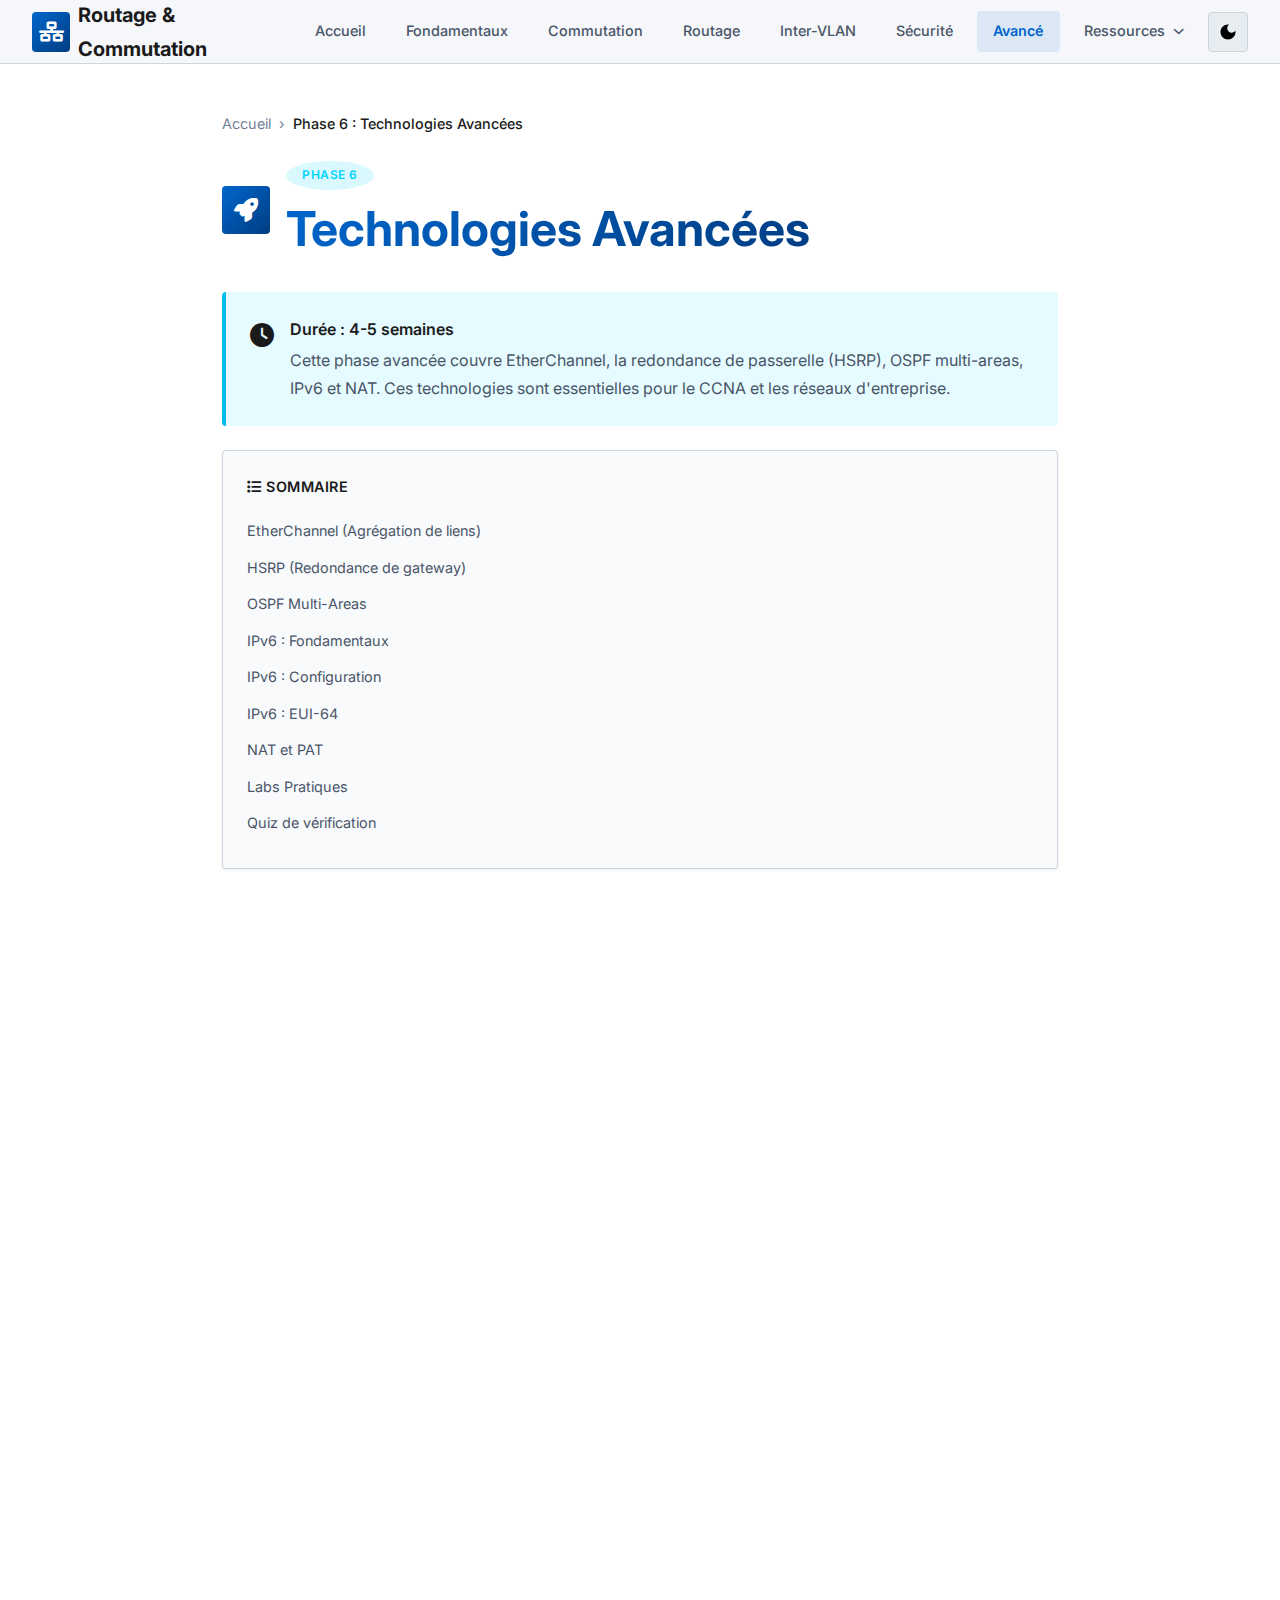
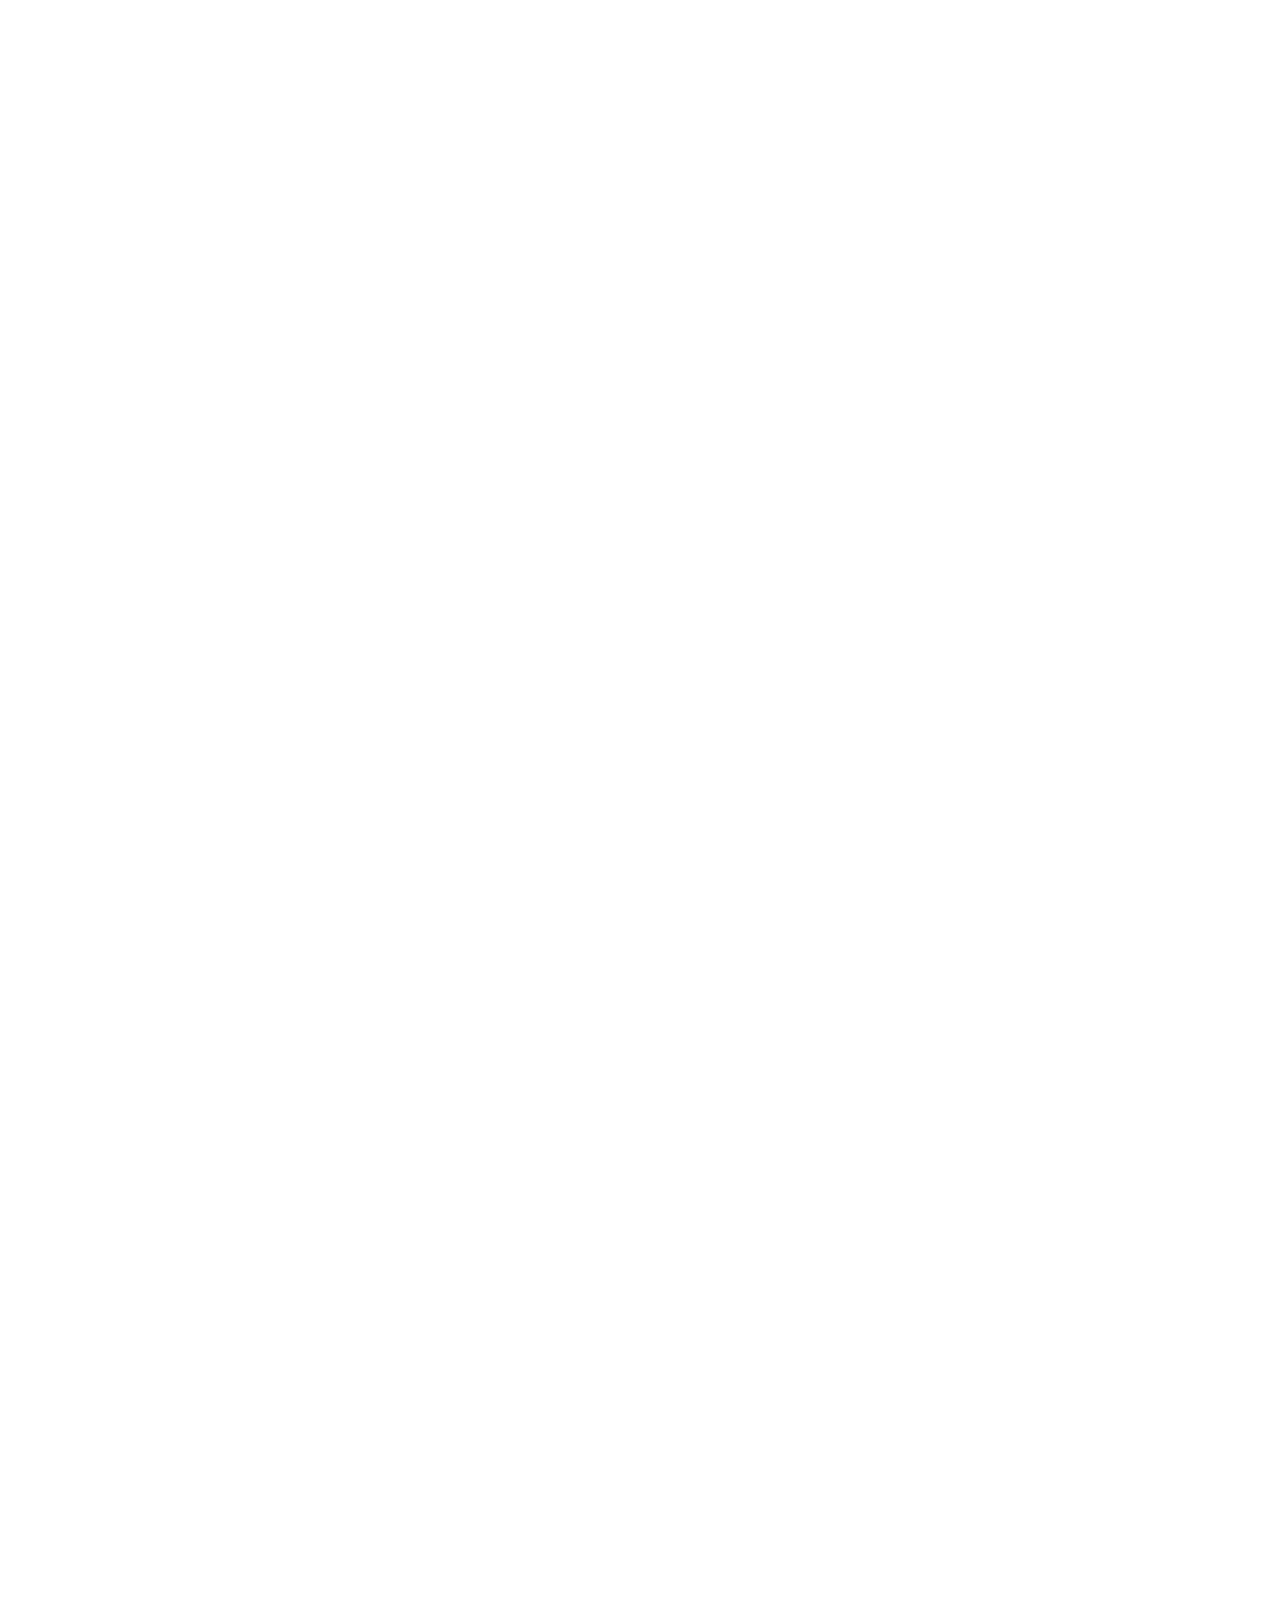
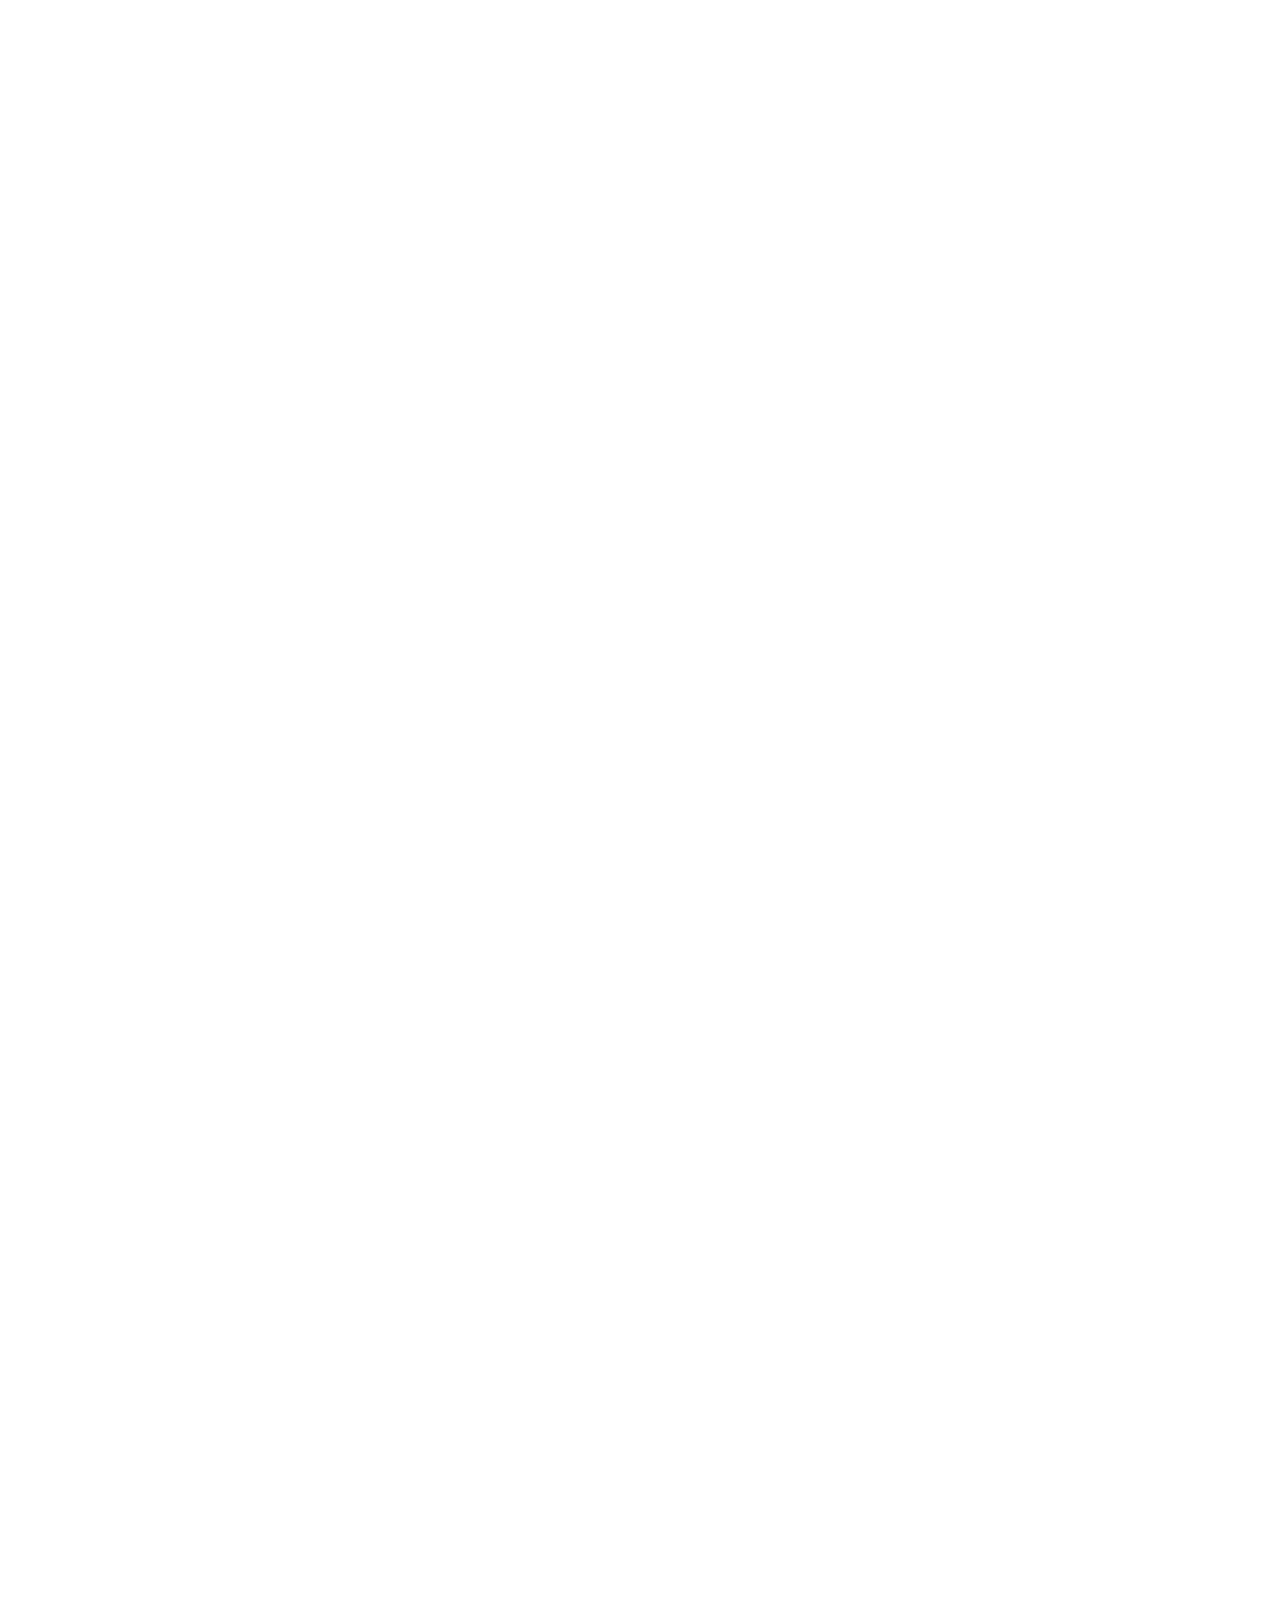
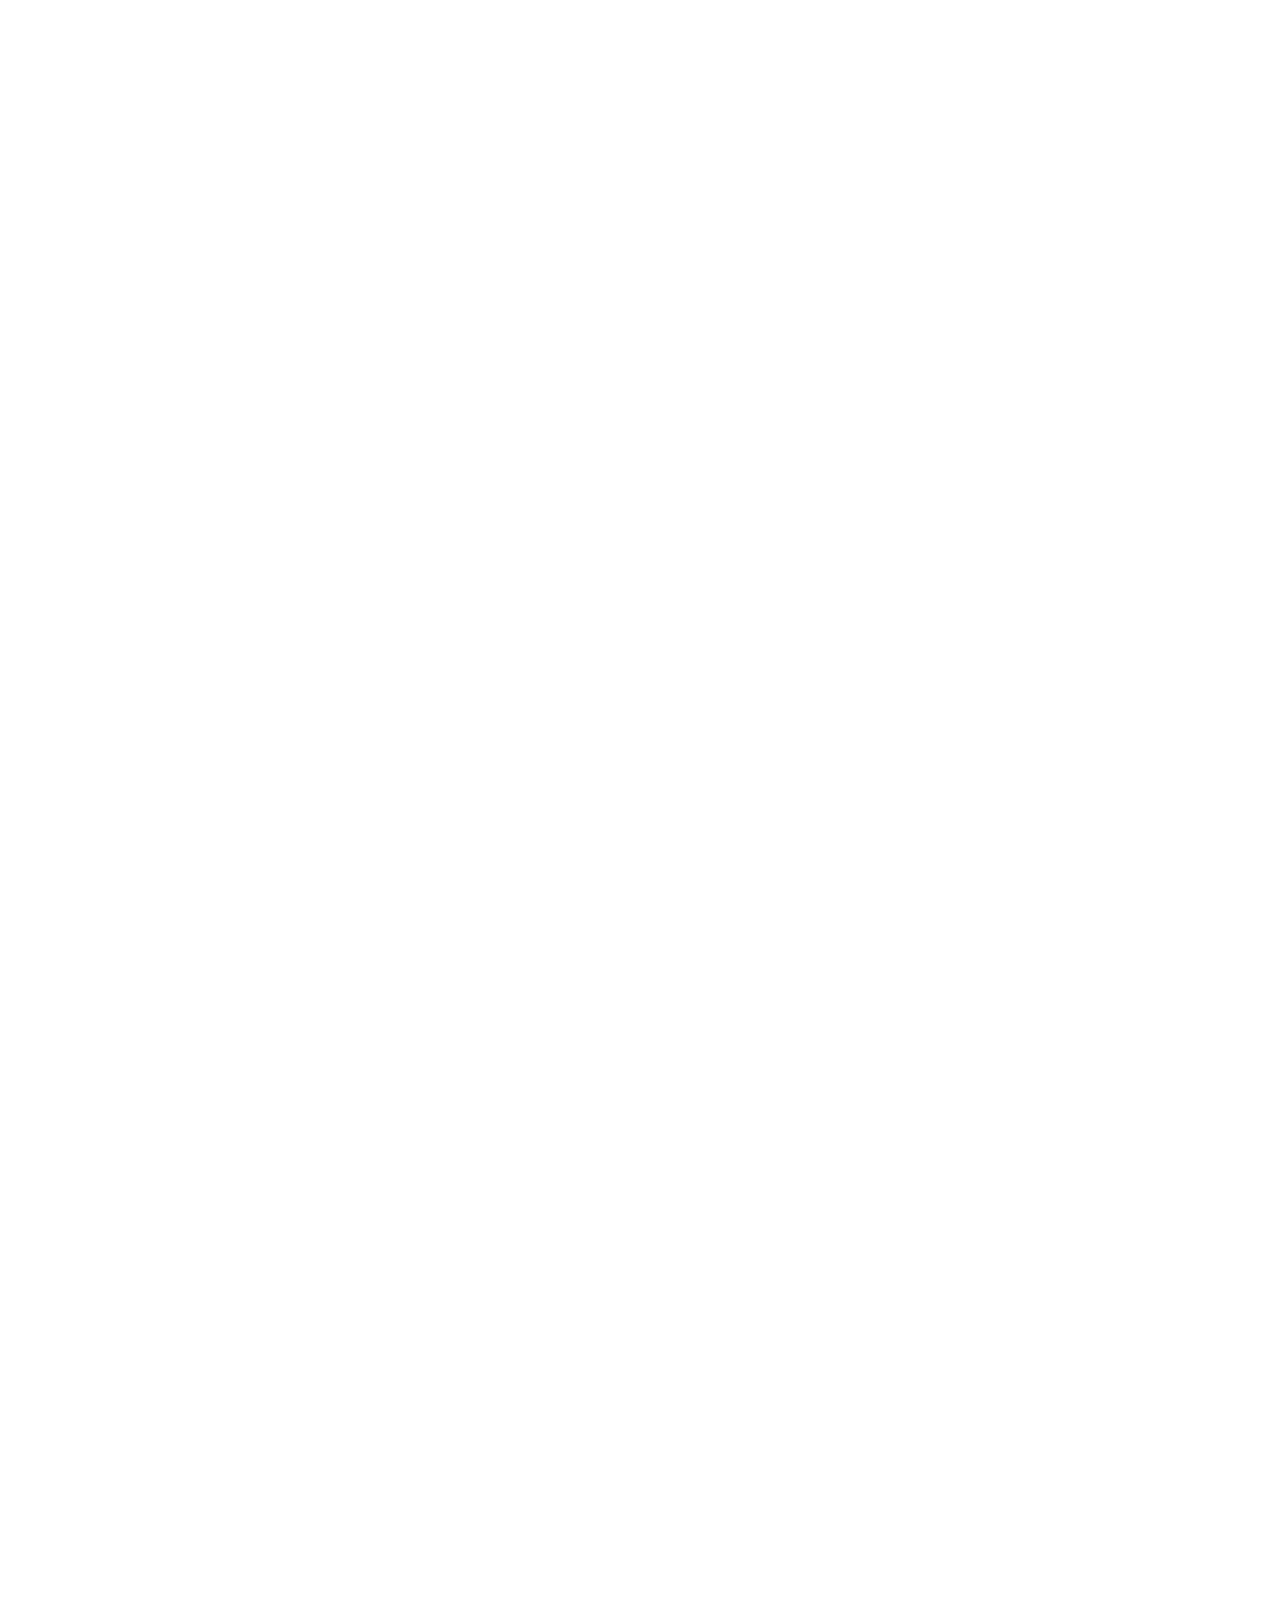
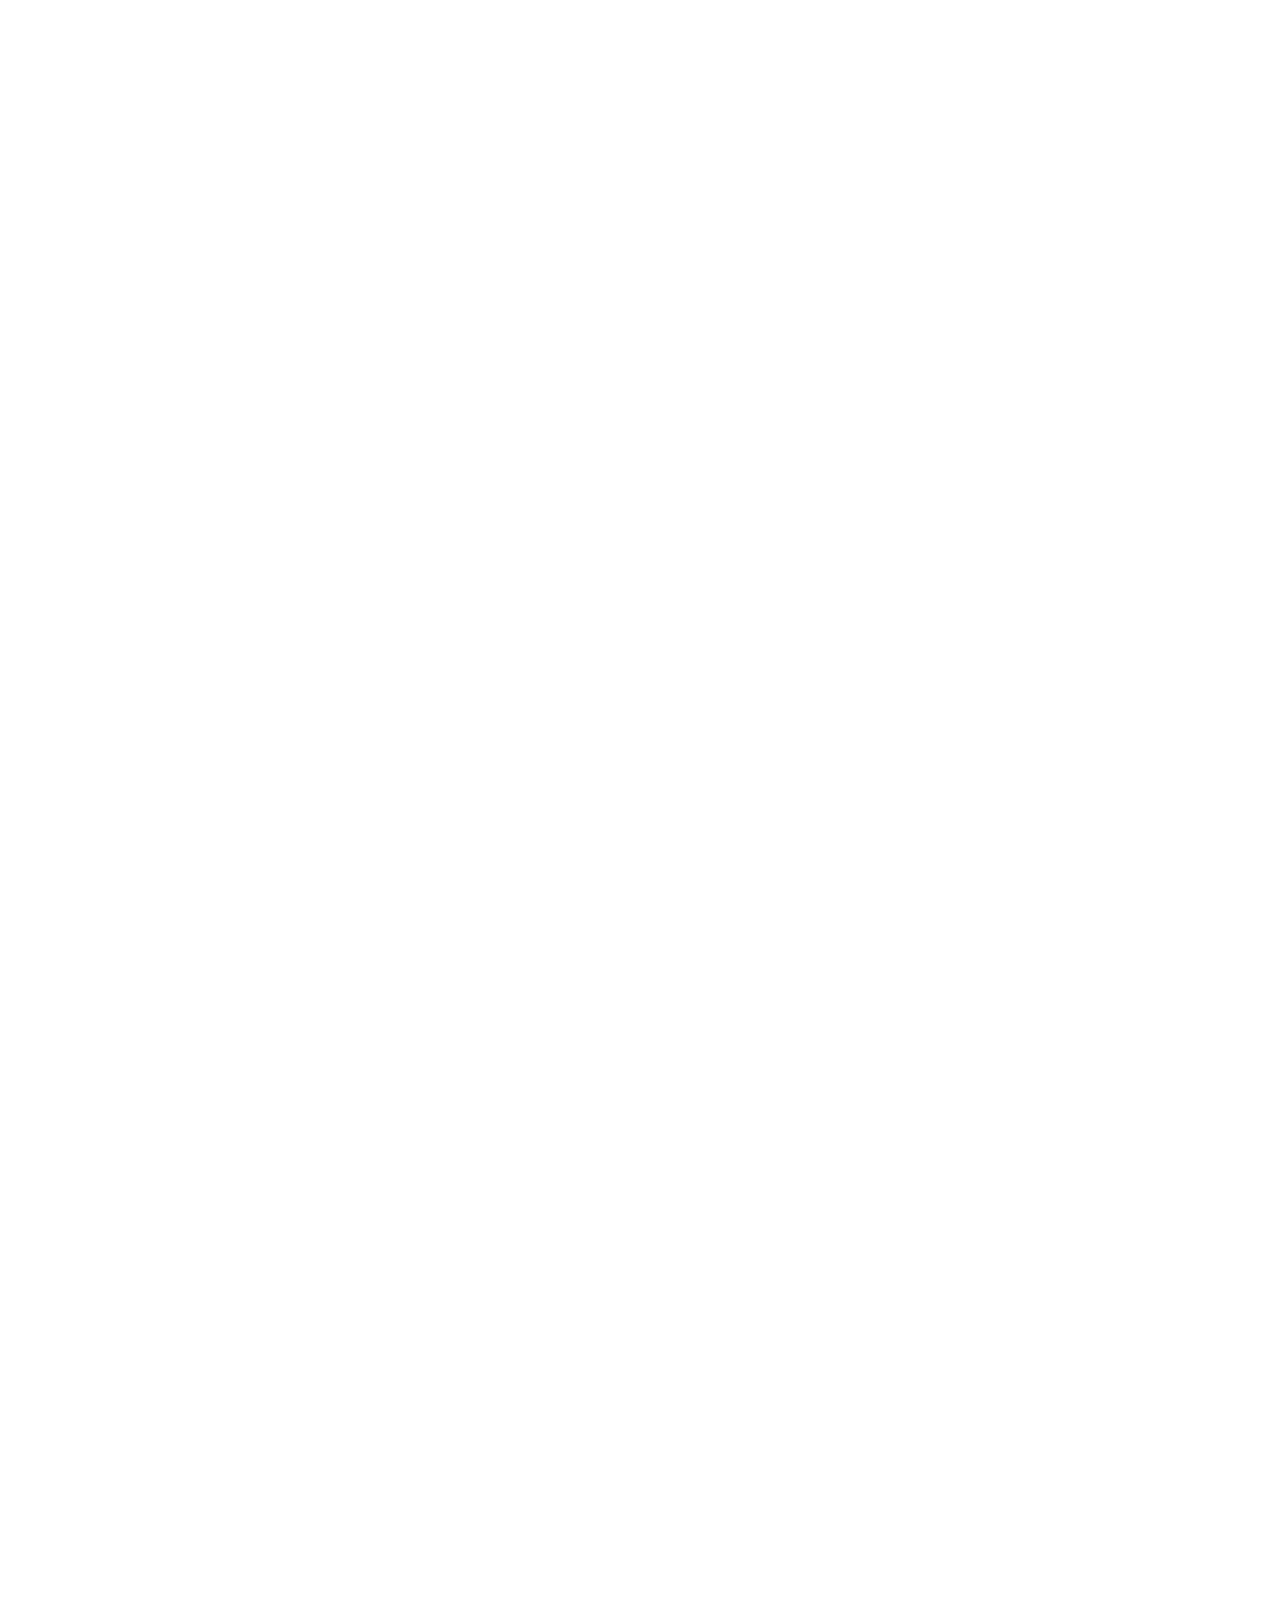
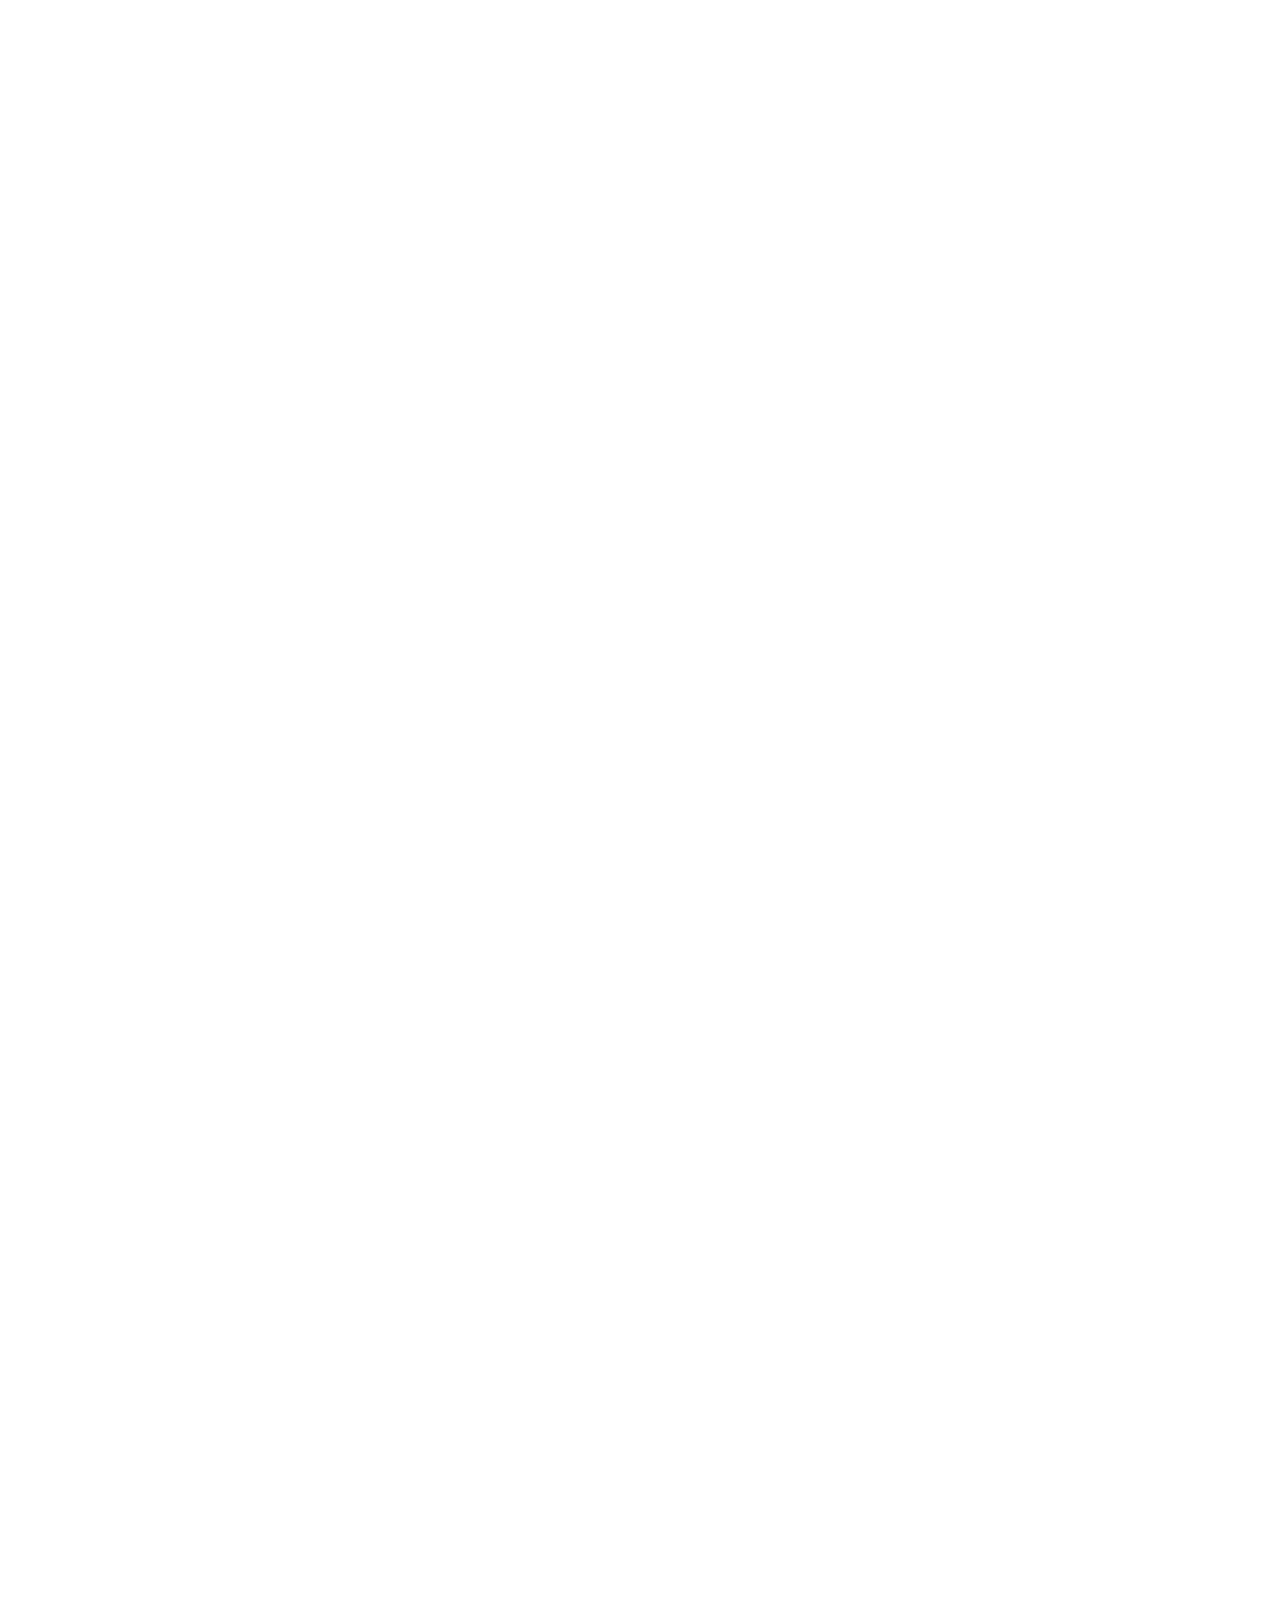
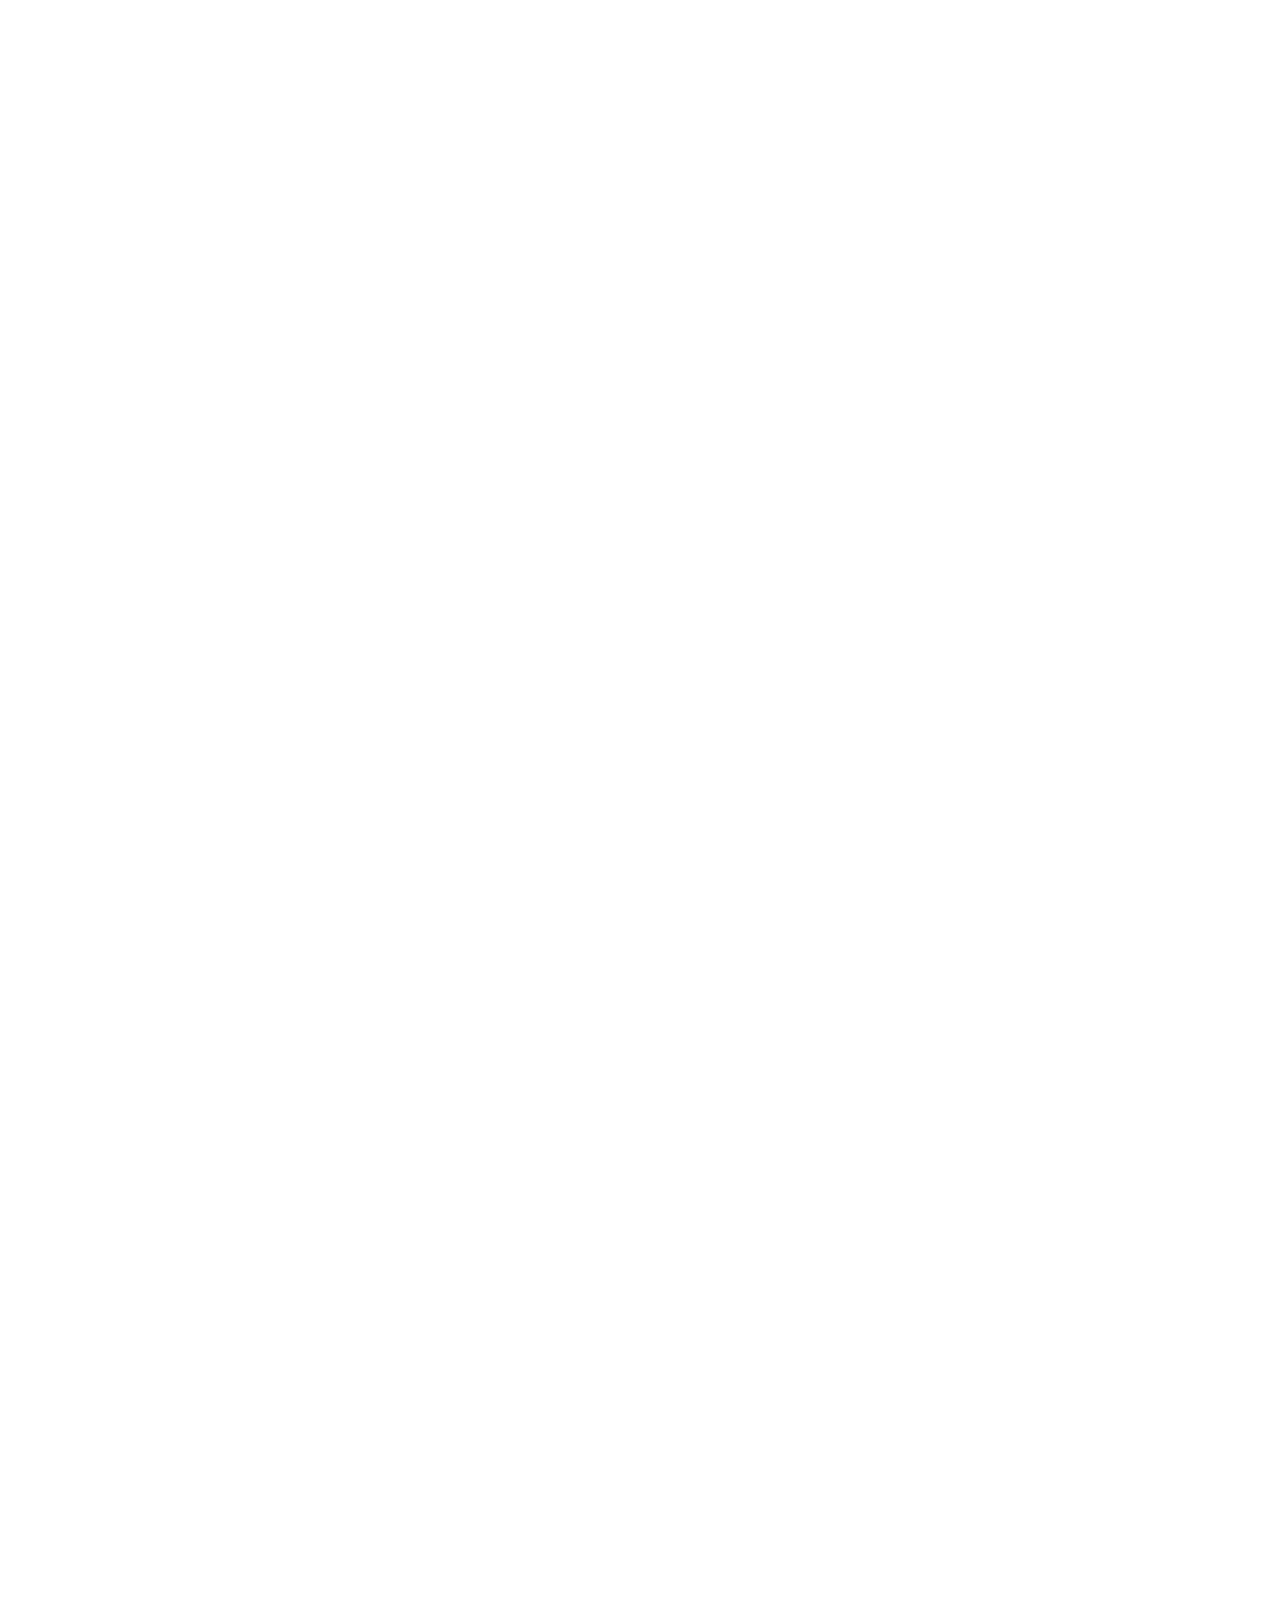
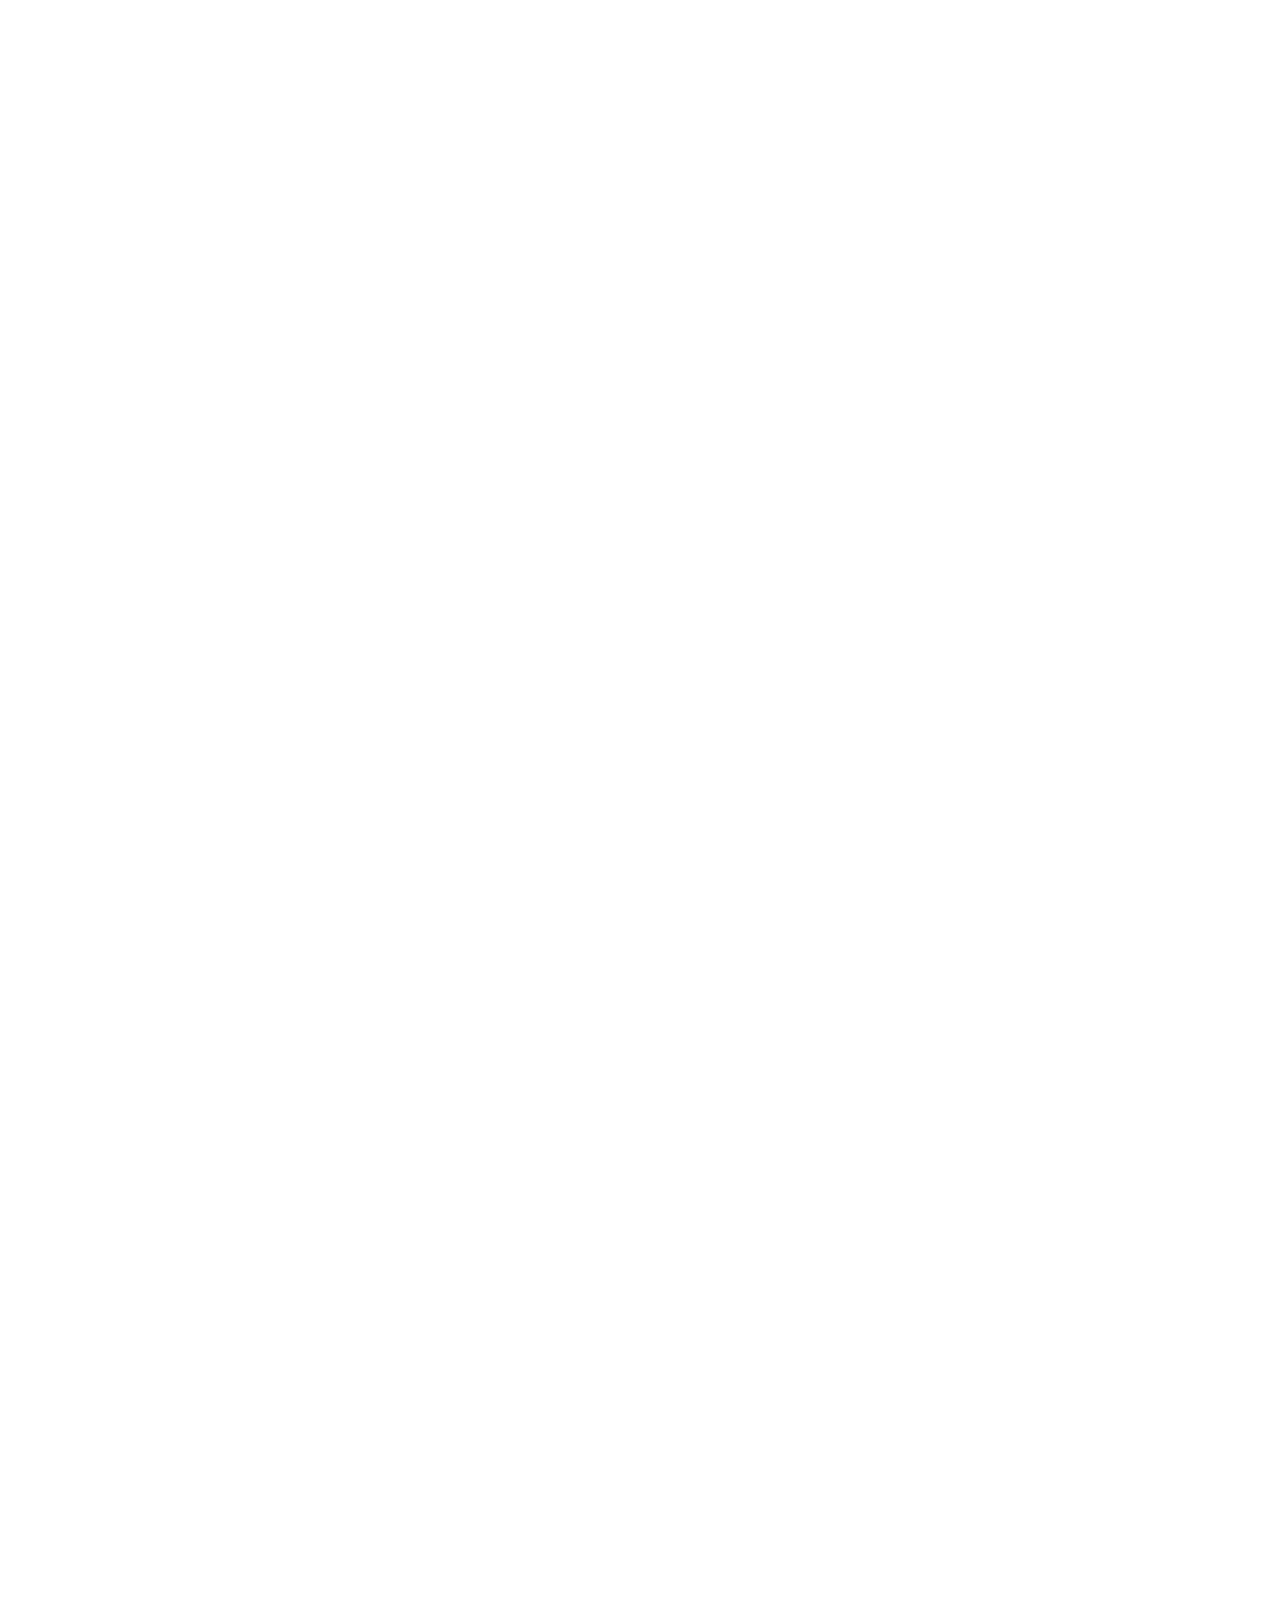
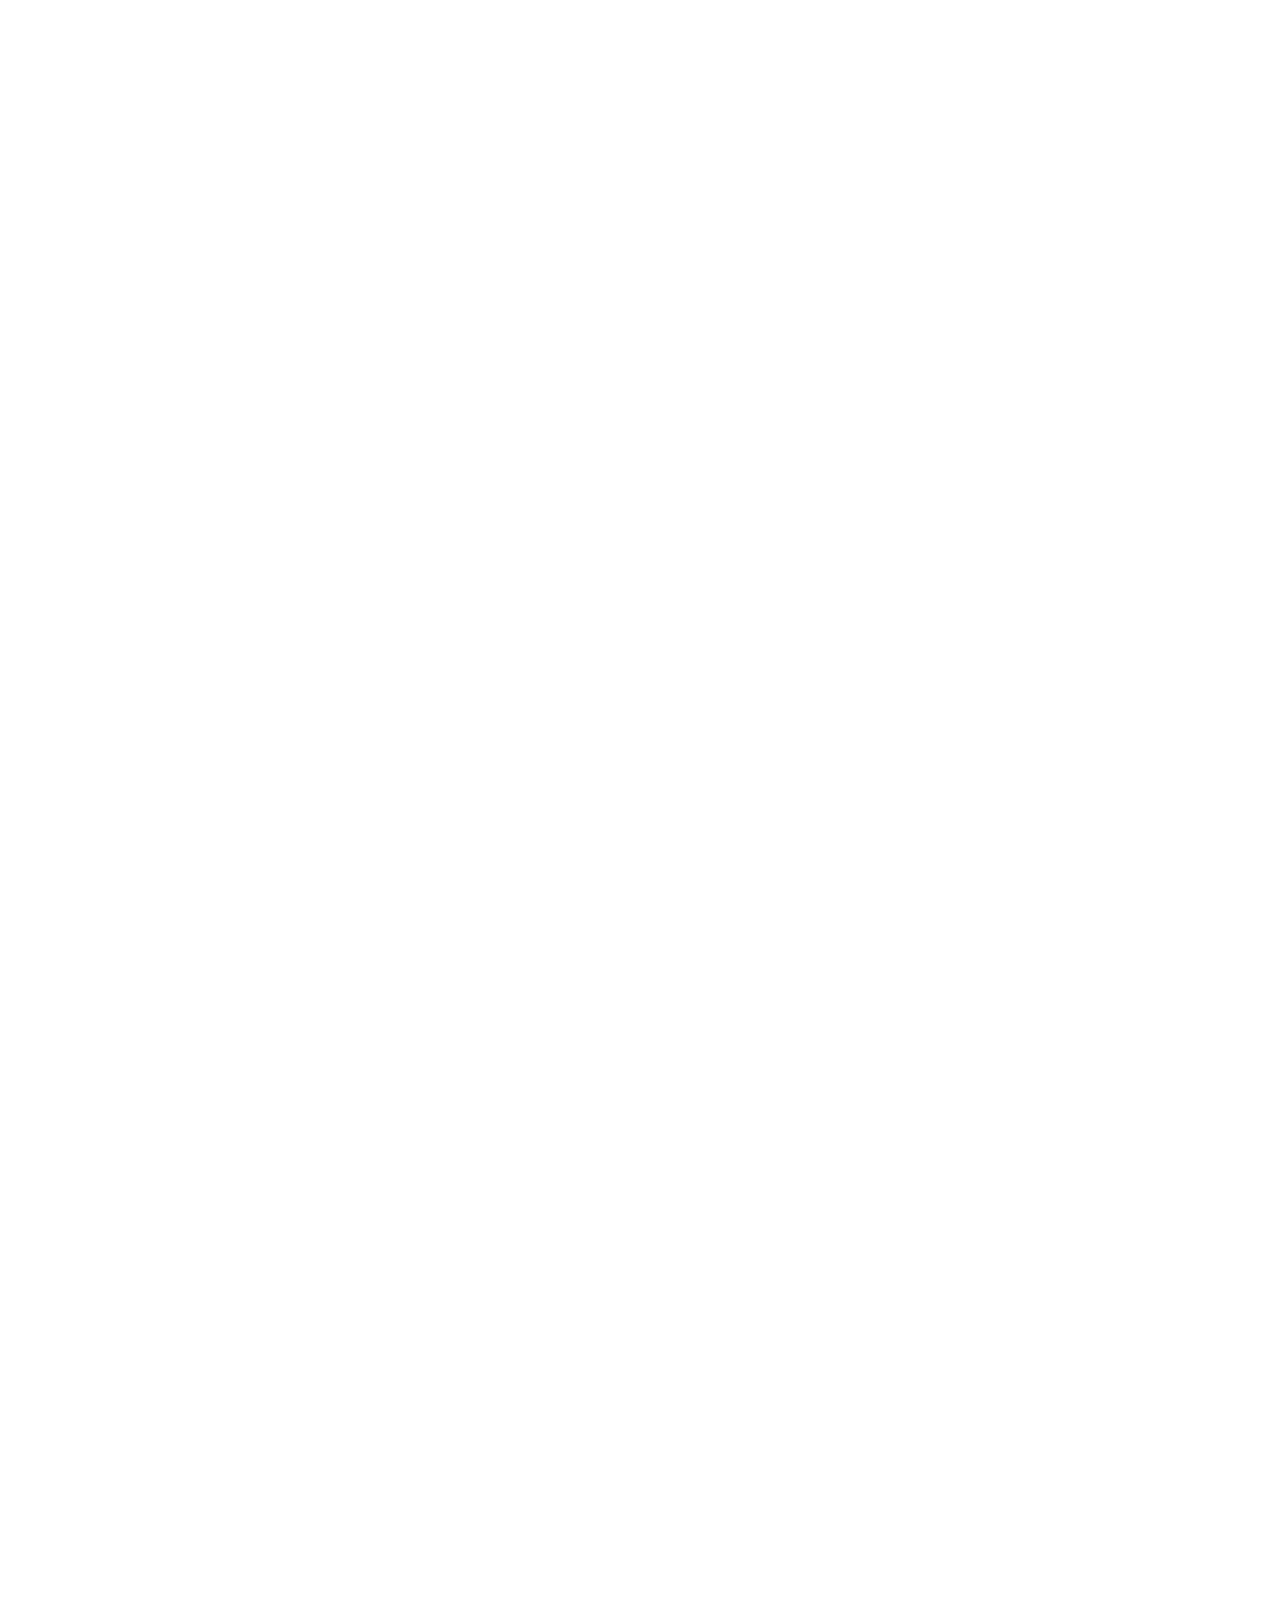
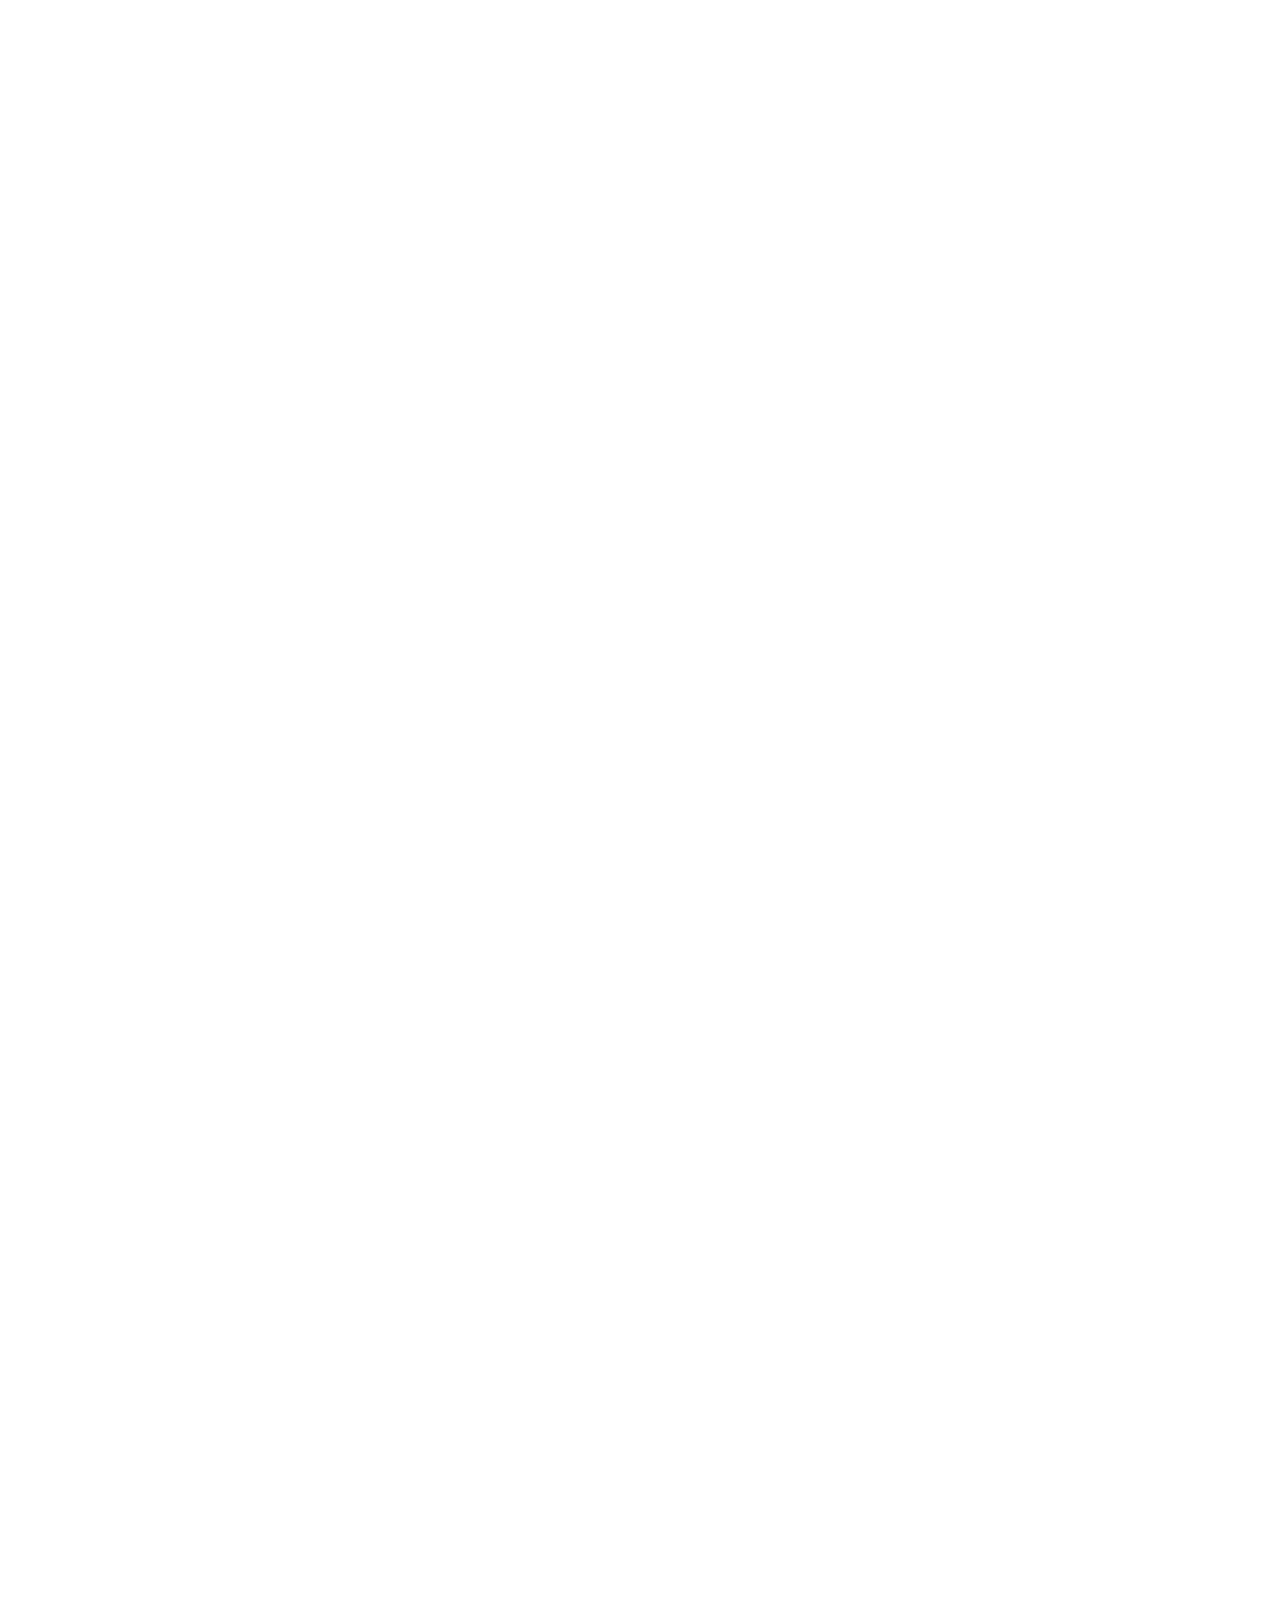
<file: pages/phase6-avance.html>
<!DOCTYPE html>
<html lang="fr">

<head>
    <meta charset="UTF-8">
    <meta name="viewport" content="width=device-width, initial-scale=1.0">
    <title>Phase 6 : Technologies Avancées - Routage et Commutation</title>
    <meta name="description"
        content="Technologies avancées Cisco : EtherChannel, HSRP, OSPF Multi-Areas, IPv6, NAT/PAT.">
    <link rel="preconnect" href="https://fonts.googleapis.com">
    <link rel="preconnect" href="https://fonts.gstatic.com" crossorigin>
    <link
        href="https://fonts.googleapis.com/css2?family=Inter:wght@400;500;600;700&family=Fira+Code:wght@400;500&display=swap"
        rel="stylesheet">
    <link rel="stylesheet" href="https://cdnjs.cloudflare.com/ajax/libs/font-awesome/6.4.0/css/all.min.css">
    <link rel="stylesheet" href="../styles/main.css">
</head>

<body>
    <header class="header">
        <div class="header-container">
            <a href="../index.html" class="logo">
                <div class="logo-icon"><i class="fas fa-network-wired"></i></div>
                <span>Routage & Commutation</span>
            </a>
            <nav class="nav">
                <a href="../index.html" class="nav-link">Accueil</a>
                <a href="phase1-fondamentaux.html" class="nav-link">Fondamentaux</a>
                <a href="phase2-commutation.html" class="nav-link">Commutation</a>
                <a href="phase3-routage.html" class="nav-link">Routage</a>
                <a href="phase4-inter-vlan.html" class="nav-link">Inter-VLAN</a>
                <a href="phase5-securite.html" class="nav-link">Sécurité</a>
                <a href="phase6-avance.html" class="nav-link active">Avancé</a>
                <div class="nav-item">
                    <a href="ressources.html" class="nav-link">
                        Ressources <i class="fas fa-chevron-down" style="font-size: 0.7rem;"></i>
                    </a>
                    <div class="dropdown-menu">
                        <a href="projets.html" class="dropdown-item">
                            <i class="fas fa-project-diagram"></i> Projets
                        </a>
                        <a href="ccna.html" class="dropdown-item">
                            <i class="fas fa-graduation-cap"></i> CCNA
                        </a>
                        <a href="ressources.html" class="dropdown-item">
                            <i class="fas fa-book"></i> Voir tout
                        </a>
                    </div>
                </div>
            </nav>
            <div class="header-actions">
                <button class="theme-toggle" aria-label="Changer le thème">
                    <svg class="sun-icon" viewBox="0 0 24 24" fill="currentColor">
                        <path
                            d="M12 7c-2.76 0-5 2.24-5 5s2.24 5 5 5 5-2.24 5-5-2.24-5-5-5zM2 13h2c.55 0 1-.45 1-1s-.45-1-1-1H2c-.55 0-1 .45-1 1s.45 1 1 1zm18 0h2c.55 0 1-.45 1-1s-.45-1-1-1h-2c-.55 0-1 .45-1 1s.45 1 1 1zM11 2v2c0 .55.45 1 1 1s1-.45 1-1V2c0-.55-.45-1-1-1s-1 .45-1 1zm0 18v2c0 .55.45 1 1 1s1-.45 1-1v-2c0-.55-.45-1-1-1s-1 .45-1 1zM5.99 4.58c-.39-.39-1.03-.39-1.41 0-.39.39-.39 1.03 0 1.41l1.06 1.06c.39.39 1.03.39 1.41 0s.39-1.03 0-1.41L5.99 4.58zm12.37 12.37c-.39-.39-1.03-.39-1.41 0-.39.39-.39 1.03 0 1.41l1.06 1.06c.39.39 1.03.39 1.41 0 .39-.39.39-1.03 0-1.41l-1.06-1.06zm1.06-10.96c.39-.39.39-1.03 0-1.41-.39-.39-1.03-.39-1.41 0l-1.06 1.06c-.39.39-.39 1.03 0 1.41s1.03.39 1.41 0l1.06-1.06zM7.05 18.36c.39-.39.39-1.03 0-1.41-.39-.39-1.03-.39-1.41 0l-1.06 1.06c-.39.39-.39 1.03 0 1.41s1.03.39 1.41 0l1.06-1.06z" />
                    </svg>
                    <svg class="moon-icon" viewBox="0 0 24 24" fill="currentColor">
                        <path
                            d="M12 3c-4.97 0-9 4.03-9 9s4.03 9 9 9 9-4.03 9-9c0-.46-.04-.92-.1-1.36-.98 1.37-2.58 2.26-4.4 2.26-2.98 0-5.4-2.42-5.4-5.4 0-1.81.89-3.42 2.26-4.4-.44-.06-.9-.1-1.36-.1z" />
                    </svg>
                </button>
                <button class="mobile-menu-btn" aria-label="Menu">
                    <i class="fas fa-bars"></i>
                </button>
            </div>
        </div>
    </header>

    <main class="main">
        <div class="container container-narrow">
            <nav class="breadcrumb">
                <a href="../index.html">Accueil</a>
                <span class="breadcrumb-separator">›</span>
                <span class="breadcrumb-current">Phase 6 : Technologies Avancées</span>
            </nav>

            <div class="section-header">
                <div class="section-icon"><i class="fas fa-rocket"></i></div>
                <div>
                    <span class="phase-badge" style="background: rgba(0, 212, 255, 0.15); color: #00d4ff;">Phase
                        6</span>
                    <h1 style="margin-top: 0.5rem;">Technologies Avancées</h1>
                </div>

            </div>

            <div class="alert alert-info">
                <div class="alert-icon"><i class="fas fa-clock"></i></div>
                <div class="alert-content">
                    <div class="alert-title">Durée : 4-5 semaines</div>
                    <p style="margin: 0;">Cette phase avancée couvre EtherChannel, la redondance de passerelle (HSRP),
                        OSPF multi-areas, IPv6 et NAT. Ces technologies sont essentielles pour le CCNA et les réseaux
                        d'entreprise.</p>
                </div>
            </div>

            <!-- Table of Contents -->
            <div class="toc">
                <div class="toc-title"><i class="fas fa-list"></i> Sommaire</div>
                <ul class="toc-list">
                    <li><a href="#etherchannel">EtherChannel (Agrégation de liens)</a></li>
                    <li><a href="#hsrp">HSRP (Redondance de gateway)</a></li>
                    <li><a href="#ospf-multiarea">OSPF Multi-Areas</a></li>
                    <li><a href="#ipv6">IPv6 : Fondamentaux</a></li>
                    <li><a href="#ipv6-config">IPv6 : Configuration</a></li>
                    <li><a href="#ipv6-eui64">IPv6 : EUI-64</a></li>
                    <li><a href="#nat">NAT et PAT</a></li>
                    <li><a href="#labs">Labs Pratiques</a></li>
                    <li><a href="#quiz">Quiz de vérification</a></li>
                </ul>
            </div>

            <!-- Section 1: EtherChannel -->
            <section class="section" id="etherchannel">
                <h2>EtherChannel (Agrégation de liens)</h2>

                <p><strong>EtherChannel</strong> permet de combiner plusieurs liens physiques en un seul lien logique.
                    Cela augmente la bande passante et fournit de la redondance sans que STP bloque les liens.</p>

                <h3>Avantages</h3>
                <ul>
                    <li><strong>Bande passante agrégée</strong> : 2 liens Gigabit = 2 Gbps logiques</li>
                    <li><strong>Redondance</strong> : Si un lien tombe, les autres prennent le relais</li>
                    <li><strong>STP voit un seul lien</strong> : Pas de blocage</li>
                    <li><strong>Load balancing</strong> : Répartition du trafic entre les liens</li>
                </ul>

                <h3>Protocoles de négociation</h3>
                <table style="width: 100%; border-collapse: collapse; margin: 1rem 0;">
                    <thead>
                        <tr style="background: var(--gradient-primary); color: white;">
                            <th style="padding: 12px; text-align: left;">Protocole</th>
                            <th style="padding: 12px; text-align: left;">Standard</th>
                            <th style="padding: 12px; text-align: left;">Modes</th>
                        </tr>
                    </thead>
                    <tbody>
                        <tr style="background: var(--bg-card);">
                            <td style="padding: 12px; border-bottom: 1px solid var(--border-color);">
                                <strong>PAgP</strong>
                            </td>
                            <td style="padding: 12px; border-bottom: 1px solid var(--border-color);">Cisco propriétaire
                            </td>
                            <td style="padding: 12px; border-bottom: 1px solid var(--border-color);">
                                <strong>desirable</strong> (actif) / <strong>auto</strong> (passif)
                            </td>
                        </tr>
                        <tr>
                            <td style="padding: 12px; border-bottom: 1px solid var(--border-color);">
                                <strong>LACP</strong>
                            </td>
                            <td style="padding: 12px; border-bottom: 1px solid var(--border-color);">IEEE 802.3ad
                                (standard)</td>
                            <td style="padding: 12px; border-bottom: 1px solid var(--border-color);">
                                <strong>active</strong> (actif) / <strong>passive</strong> (passif)
                            </td>
                        </tr>
                        <tr style="background: var(--bg-card);">
                            <td style="padding: 12px;"><strong>Static (On)</strong></td>
                            <td style="padding: 12px;">Aucun</td>
                            <td style="padding: 12px;"><strong>on</strong> (force, pas de négociation)</td>
                        </tr>
                    </tbody>
                </table>

                <div class="alert alert-warning">
                    <div class="alert-icon"><i class="fas fa-triangle-exclamation"></i></div>
                    <div class="alert-content">
                        <div class="alert-title">Combinaisons possibles</div>
                        <ul style="margin: 0; padding-left: 1.5rem;">
                            <li><strong>PAgP</strong> : desirable-desirable <i class="fas fa-check"
                                    style="color: var(--success);"></i>, desirable-auto <i class="fas fa-check"
                                    style="color: var(--success);"></i>, auto-auto <i class="fas fa-times"
                                    style="color: var(--danger);"></i></li>
                            <li><strong>LACP</strong> : active-active <i class="fas fa-check"
                                    style="color: var(--success);"></i>, active-passive <i class="fas fa-check"
                                    style="color: var(--success);"></i>, passive-passive <i class="fas fa-times"
                                    style="color: var(--danger);"></i></li>
                            <li><strong>on-on</strong> : Fonctionne mais pas de négociation (déconseillé)</li>
                        </ul>
                    </div>
                </div>

                <h3>Prérequis pour EtherChannel</h3>
                <p>Tous les ports du channel doivent avoir la <strong>même configuration</strong> :</p>
                <ul>
                    <li>Même vitesse et duplex</li>
                    <li>Même mode (access ou trunk)</li>
                    <li>Même VLAN ou VLANs autorisés (si trunk)</li>
                    <li>Même VLAN natif (si trunk)</li>
                </ul>

                <h3>Configuration LACP (recommandé)</h3>
                <div class="code-block">
                    <div class="code-header">
                        <span class="code-lang">Cisco IOS - EtherChannel LACP</span>
                        <button class="code-copy-btn"><i class="fas fa-copy"></i> Copier</button>
                    </div>
                    <pre><code>! === Configuration sur Switch 1 ===
! Créer le port-channel et configurer en trunk
interface port-channel 1
  description EtherChannel vers S2
  switchport mode trunk
  switchport trunk native vlan 99
  switchport trunk allowed vlan 10,20,30,99

! Associer les interfaces physiques au port-channel
interface range g0/1-2
  description Membres EtherChannel vers S2
  switchport mode trunk
  switchport trunk native vlan 99
  switchport trunk allowed vlan 10,20,30,99
  channel-group 1 mode active

! === Configuration sur Switch 2 (identique mais passive possible) ===
interface port-channel 1
  description EtherChannel vers S1
  switchport mode trunk
  switchport trunk native vlan 99
  switchport trunk allowed vlan 10,20,30,99

interface range g0/1-2
  description Membres EtherChannel vers S1
  switchport mode trunk
  switchport trunk native vlan 99
  switchport trunk allowed vlan 10,20,30,99
  channel-group 1 mode passive</code></pre>
                </div>

                <h3>EtherChannel Layer 3</h3>
                <div class="code-block">
                    <div class="code-header">
                        <span class="code-lang">Cisco IOS - EtherChannel L3</span>
                        <button class="code-copy-btn"><i class="fas fa-copy"></i> Copier</button>
                    </div>
                    <pre><code>! Sur un routeur ou switch L3
interface port-channel 1
  no switchport
  ip address 10.0.0.1 255.255.255.252

interface range g0/0/0-1
  no switchport
  no ip address
  channel-group 1 mode active</code></pre>
                </div>

                <h3>Vérification EtherChannel</h3>
                <div class="code-block">
                    <div class="code-header">
                        <span class="code-lang">Cisco IOS - Vérification</span>
                        <button class="code-copy-btn"><i class="fas fa-copy"></i> Copier</button>
                    </div>
                    <pre><code>! Résumé des EtherChannels
show etherchannel summary

! Exemple de sortie:
! Group  Port-channel  Protocol    Ports
! ------+-------------+-----------+-------------------------------
! 1      Po1(SU)       LACP        Gi0/1(P)    Gi0/2(P)
! 
! Flags:  D - down        P - bundled in port-channel
!         I - stand-alone s - suspended
!         H - Hot-standby (LACP only)
!         R - Layer3      S - Layer2
!         U - in use      N - not in use

! Détails d'un port-channel
show etherchannel port-channel

! Load balancing method
show etherchannel load-balance</code></pre>
                </div>

                <h3>Configurer le Load Balancing</h3>
                <div class="code-block">
                    <div class="code-header">
                        <span class="code-lang">Cisco IOS - Load Balancing</span>
                        <button class="code-copy-btn"><i class="fas fa-copy"></i> Copier</button>
                    </div>
                    <pre><code>! Définir la méthode de répartition
port-channel load-balance src-dst-mac      ! Par MAC source et destination
port-channel load-balance src-dst-ip       ! Par IP source et destination (recommandé)
port-channel load-balance src-dst-port     ! Par port source et destination</code></pre>
                </div>
            </section>

            <!-- Section 2: HSRP -->
            <section class="section" id="hsrp">
                <h2>HSRP (Hot Standby Router Protocol)</h2>

                <p><strong>HSRP</strong> est un protocole Cisco de redondance de passerelle. Plusieurs routeurs
                    partagent une <strong>IP virtuelle</strong> comme gateway. Si le routeur actif tombe, un routeur
                    standby prend le relais automatiquement.</p>

                <h3>Pourquoi HSRP ?</h3>
                <p>Les PC configurent une seule gateway. Si ce routeur tombe, plus d'accès réseau. HSRP résout ce
                    problème avec une IP virtuelle qui "bascule" entre routeurs.</p>

                <h3>Terminologie HSRP</h3>
                <ul>
                    <li><strong>Virtual IP</strong> : Adresse IP partagée, configurée comme gateway sur les clients</li>
                    <li><strong>Virtual MAC</strong> : 0000.0c07.acXX (XX = numéro de groupe en hex)</li>
                    <li><strong>Active Router</strong> : Routeur qui répond actuellement pour la VIP</li>
                    <li><strong>Standby Router</strong> : Routeur de backup prêt à prendre le relais</li>
                    <li><strong>Priority</strong> : Détermine qui devient Active (plus haute = meilleur)</li>
                    <li><strong>Preempt</strong> : Permet à un routeur de reprendre le rôle Active</li>
                </ul>

                <h3>Configuration HSRP</h3>
                <div class="code-block">
                    <div class="code-header">
                        <span class="code-lang">Cisco IOS - Configuration HSRP</span>
                        <button class="code-copy-btn"><i class="fas fa-copy"></i> Copier</button>
                    </div>
                    <pre><code>! === Routeur R1 (Active préféré) ===
interface g0/0/0
  ip address 192.168.1.2 255.255.255.0
  
  ! Configurer HSRP groupe 1
  standby 1 ip 192.168.1.1              ! IP virtuelle (gateway)
  standby 1 priority 110                 ! Plus haute = Active (défaut: 100)
  standby 1 preempt                      ! Reprendre le rôle si meilleure priorité
  standby 1 timers 1 3                   ! Hello 1s, Dead 3s (défaut: 3s, 10s)
  
  ! Tracking d'interface (optionnel)
  standby 1 track g0/0/1 20              ! Réduire priorité de 20 si g0/0/1 down

! === Routeur R2 (Standby) ===
interface g0/0/0
  ip address 192.168.1.3 255.255.255.0
  
  standby 1 ip 192.168.1.1               ! Même IP virtuelle
  standby 1 priority 90                   ! Plus basse = Standby
  standby 1 preempt</code></pre>
                </div>

                <h3>HSRPv2</h3>
                <p>HSRP version 2 apporte des améliorations :</p>
                <ul>
                    <li>Numéros de groupe : 0-4095 (vs 0-255 en v1)</li>
                    <li>Timers plus précis (millisecondes)</li>
                    <li>MAC virtuelle différente : 0000.0c9f.fXXX</li>
                </ul>

                <div class="code-block">
                    <div class="code-header">
                        <span class="code-lang">Cisco IOS - HSRPv2</span>
                        <button class="code-copy-btn"><i class="fas fa-copy"></i> Copier</button>
                    </div>
                    <pre><code>interface g0/0/0
  standby version 2
  standby 1 ip 192.168.1.1
  standby 1 priority 110
  standby 1 preempt</code></pre>
                </div>

                <h3>Vérification HSRP</h3>
                <div class="code-block">
                    <div class="code-header">
                        <span class="code-lang">Cisco IOS - Vérification HSRP</span>
                        <button class="code-copy-btn"><i class="fas fa-copy"></i> Copier</button>
                    </div>
                    <pre><code>! Afficher l'état HSRP
show standby
show standby brief

! Exemple de sortie:
!                      P indicates configured to preempt.
! Interface   Grp  Pri P State   Active          Standby         Virtual IP
! Gi0/0/0     1    110 P Active  local           192.168.1.3     192.168.1.1</code></pre>
                </div>

                <div class="alert alert-info">
                    <div class="alert-icon"><i class="fas fa-lightbulb"></i></div>
                    <div class="alert-content">
                        <div class="alert-title">Alternatives à HSRP</div>
                        <ul style="margin: 0; padding-left: 1.5rem;">
                            <li><strong>VRRP</strong> (Virtual Router Redundancy Protocol) : Standard IEEE, similaire à
                                HSRP</li>
                            <li><strong>GLBP</strong> (Gateway Load Balancing Protocol) : Cisco, load balancing entre
                                routeurs</li>
                        </ul>
                    </div>
                </div>
            </section>

            <!-- Section 3: OSPF Multi-Area -->
            <section class="section" id="ospf-multiarea">
                <h2>OSPF Multi-Areas</h2>

                <p>Dans les grands réseaux, un OSPF single-area devient inefficace (LSDB trop grande, recalculs SPF
                    fréquents). <strong>OSPF Multi-Area</strong> divise le réseau en areas pour réduire la charge.</p>

                <h3>Avantages Multi-Area</h3>
                <ul>
                    <li><strong>LSDB plus petite</strong> par area</li>
                    <li><strong>Recalculs SPF localisés</strong> (un changement dans area 1 n'affecte pas area 2)</li>
                    <li><strong>Résumation de routes</strong> possible aux frontières</li>
                    <li><strong>Scalabilité</strong> améliorée</li>
                </ul>

                <h3>Types de routeurs OSPF</h3>
                <ul>
                    <li><strong>Internal Router</strong> : Toutes les interfaces dans une seule area</li>
                    <li><strong>Backbone Router</strong> : Au moins une interface dans Area 0</li>
                    <li><strong>ABR (Area Border Router)</strong> : Interfaces dans plusieurs areas (dont Area 0)</li>
                    <li><strong>ASBR (Autonomous System BR)</strong> : Redistribue des routes externes dans OSPF</li>
                </ul>

                <h3>Règle fondamentale</h3>
                <div class="alert alert-danger">
                    <div class="alert-icon"><i class="fas fa-triangle-exclamation"></i></div>
                    <div class="alert-content">
                        <div class="alert-title">Toutes les areas doivent toucher Area 0 !</div>
                        <p style="margin: 0;">Area 0 (backbone) est obligatoire. Toutes les autres areas doivent être
                            directement connectées à Area 0, sinon via un Virtual-Link.</p>
                    </div>
                </div>

                <h3>Configuration Multi-Area</h3>
                <div class="code-block">
                    <div class="code-header">
                        <span class="code-lang">Cisco IOS - OSPF Multi-Area</span>
                        <button class="code-copy-btn"><i class="fas fa-copy"></i> Copier</button>
                    </div>
                    <pre><code>! === Routeur ABR (connecte Area 0 et Area 1) ===
router ospf 1
  router-id 1.1.1.1
  
  ! Interfaces dans le backbone
  network 10.0.0.0 0.0.0.3 area 0
  network 10.0.0.4 0.0.0.3 area 0
  
  ! Interfaces dans Area 1
  network 192.168.1.0 0.0.0.255 area 1
  network 192.168.2.0 0.0.0.255 area 1

! OU configuration par interface (plus claire)
interface g0/0/0
  ip ospf 1 area 0
interface g0/0/1
  ip ospf 1 area 0
interface g0/0/2
  ip ospf 1 area 1
interface g0/0/3
  ip ospf 1 area 1</code></pre>
                </div>

                <h3>Résumation Inter-Area</h3>
                <p>Les ABR peuvent résumer les routes d'une area vers le backbone.</p>

                <div class="code-block">
                    <div class="code-header">
                        <span class="code-lang">Cisco IOS - Route Summarization</span>
                        <button class="code-copy-btn"><i class="fas fa-copy"></i> Copier</button>
                    </div>
                    <pre><code>! Sur l'ABR, résumer les routes de l'Area 1
router ospf 1
  ! Résumer 192.168.0.0/22 vers Area 0
  area 1 range 192.168.0.0 255.255.252.0</code></pre>
                </div>

                <h3>Types de LSA</h3>
                <table style="width: 100%; border-collapse: collapse; margin: 1rem 0;">
                    <thead>
                        <tr style="background: var(--gradient-primary); color: white;">
                            <th style="padding: 12px; text-align: left;">Type</th>
                            <th style="padding: 12px; text-align: left;">Nom</th>
                            <th style="padding: 12px; text-align: left;">Description</th>
                        </tr>
                    </thead>
                    <tbody>
                        <tr style="background: var(--bg-card);">
                            <td style="padding: 12px; border-bottom: 1px solid var(--border-color);">1</td>
                            <td style="padding: 12px; border-bottom: 1px solid var(--border-color);">Router LSA</td>
                            <td style="padding: 12px; border-bottom: 1px solid var(--border-color);">Liens du routeur,
                                intra-area</td>
                        </tr>
                        <tr>
                            <td style="padding: 12px; border-bottom: 1px solid var(--border-color);">2</td>
                            <td style="padding: 12px; border-bottom: 1px solid var(--border-color);">Network LSA</td>
                            <td style="padding: 12px; border-bottom: 1px solid var(--border-color);">Généré par le DR,
                                réseaux multi-accès</td>
                        </tr>
                        <tr style="background: var(--bg-card);">
                            <td style="padding: 12px; border-bottom: 1px solid var(--border-color);">3</td>
                            <td style="padding: 12px; border-bottom: 1px solid var(--border-color);">Summary LSA</td>
                            <td style="padding: 12px; border-bottom: 1px solid var(--border-color);">Routes inter-area
                                (générées par ABR)</td>
                        </tr>
                        <tr>
                            <td style="padding: 12px; border-bottom: 1px solid var(--border-color);">4</td>
                            <td style="padding: 12px; border-bottom: 1px solid var(--border-color);">ASBR Summary</td>
                            <td style="padding: 12px; border-bottom: 1px solid var(--border-color);">Annonce la
                                localisation de l'ASBR</td>
                        </tr>
                        <tr style="background: var(--bg-card);">
                            <td style="padding: 12px;">5</td>
                            <td style="padding: 12px;">External LSA</td>
                            <td style="padding: 12px;">Routes externes (redistribuées)</td>
                        </tr>
                    </tbody>
                </table>

                <h3>Vérification Multi-Area</h3>
                <div class="code-block">
                    <div class="code-header">
                        <span class="code-lang">Cisco IOS - Vérification</span>
                        <button class="code-copy-btn"><i class="fas fa-copy"></i> Copier</button>
                    </div>
                    <pre><code>show ip ospf
show ip ospf border-routers
show ip ospf database
show ip route ospf

! Identifier les types de routes:
! O     = intra-area
! O IA  = inter-area (via ABR)
! O E1  = external type 1
! O E2  = external type 2</code></pre>
                </div>
            </section>

            <!-- Section 4: IPv6 Fundamentals -->
            <section class="section" id="ipv6">
                <h2>IPv6 : Fondamentaux</h2>

                <p><strong>IPv6</strong> est le successeur d'IPv4, avec des adresses de <strong>128 bits</strong> (vs 32
                    bits). Il résout la pénurie d'adresses et apporte des améliorations.</p>

                <h3>Format des adresses IPv6</h3>
                <ul>
                    <li><strong>128 bits</strong> écrits en hexadécimal</li>
                    <li><strong>8 groupes de 16 bits</strong> séparés par ":"</li>
                    <li>Exemple : <code>2001:0db8:0000:0000:0000:0000:0000:0001</code></li>
                </ul>

                <h3>Règles de simplification</h3>
                <ol>
                    <li>Supprimer les zéros de tête dans chaque groupe : <code>0db8</code> → <code>db8</code></li>
                    <li>Remplacer un groupe de zéros consécutifs par <code>::</code> (une seule fois)</li>
                </ol>
                <p>Exemple simplifié : <code>2001:db8::1</code></p>

                <h3>Types d'adresses IPv6</h3>
                <table style="width: 100%; border-collapse: collapse; margin: 1rem 0;">
                    <thead>
                        <tr style="background: var(--gradient-primary); color: white;">
                            <th style="padding: 12px; text-align: left;">Type</th>
                            <th style="padding: 12px; text-align: left;">Préfixe</th>
                            <th style="padding: 12px; text-align: left;">Description</th>
                        </tr>
                    </thead>
                    <tbody>
                        <tr style="background: var(--bg-card);">
                            <td style="padding: 12px; border-bottom: 1px solid var(--border-color);"><strong>Global
                                    Unicast</strong></td>
                            <td style="padding: 12px; border-bottom: 1px solid var(--border-color);">2000::/3</td>
                            <td style="padding: 12px; border-bottom: 1px solid var(--border-color);">Équivalent d'une IP
                                publique (routable)</td>
                        </tr>
                        <tr>
                            <td style="padding: 12px; border-bottom: 1px solid var(--border-color);">
                                <strong>Link-Local</strong>
                            </td>
                            <td style="padding: 12px; border-bottom: 1px solid var(--border-color);">fe80::/10</td>
                            <td style="padding: 12px; border-bottom: 1px solid var(--border-color);">Communication
                                locale uniquement (obligatoire)</td>
                        </tr>
                        <tr style="background: var(--bg-card);">
                            <td style="padding: 12px; border-bottom: 1px solid var(--border-color);"><strong>Unique
                                    Local</strong></td>
                            <td style="padding: 12px; border-bottom: 1px solid var(--border-color);">fc00::/7</td>
                            <td style="padding: 12px; border-bottom: 1px solid var(--border-color);">Équivalent d'une IP
                                privée</td>
                        </tr>
                        <tr>
                            <td style="padding: 12px; border-bottom: 1px solid var(--border-color);">
                                <strong>Multicast</strong>
                            </td>
                            <td style="padding: 12px; border-bottom: 1px solid var(--border-color);">ff00::/8</td>
                            <td style="padding: 12px; border-bottom: 1px solid var(--border-color);">Communication vers
                                un groupe</td>
                        </tr>
                        <tr style="background: var(--bg-card);">
                            <td style="padding: 12px;"><strong>Loopback</strong></td>
                            <td style="padding: 12px;">::1/128</td>
                            <td style="padding: 12px;">Équivalent de 127.0.0.1</td>
                        </tr>
                    </tbody>
                </table>

                <h3>EUI-64</h3>
                <p>Méthode pour générer automatiquement la partie hôte (64 bits) d'une adresse IPv6 à partir de
                    l'adresse MAC (48 bits) :</p>
                <ol>
                    <li>Prendre la MAC : <code>00:1A:2B:3C:4D:5E</code></li>
                    <li>Insérer FFFE au milieu : <code>00:1A:2B:FF:FE:3C:4D:5E</code></li>
                    <li>Inverser le 7ème bit : <code>02:1A:2B:FF:FE:3C:4D:5E</code></li>
                    <li>Résultat : <code>::021A:2BFF:FE3C:4D5E</code></li>
                </ol>
            </section>

            <!-- Section 5: IPv6 Configuration -->
            <section class="section" id="ipv6-config">
                <h2>IPv6 : Configuration</h2>

                <h3>Configuration IPv6 sur routeur</h3>
                <div class="code-block">
                    <div class="code-header">
                        <span class="code-lang">Cisco IOS - Configuration IPv6</span>
                        <button class="code-copy-btn"><i class="fas fa-copy"></i> Copier</button>
                    </div>
                    <pre><code>! Activer le routage IPv6 (obligatoire!)
ipv6 unicast-routing

! Configurer une interface avec IPv6
interface g0/0/0
  description LAN
  ipv6 address 2001:db8:acad:1::1/64
  ipv6 address fe80::1 link-local
  no shutdown

! Ou utiliser EUI-64 pour générer l'ID hôte
interface g0/0/1
  ipv6 address 2001:db8:acad:2::/64 eui-64
  no shutdown

! Vérification
show ipv6 interface brief
show ipv6 interface g0/0/0
show ipv6 route</code></pre>
                </div>

                <h3>OSPFv3 (OSPF pour IPv6)</h3>
                <div class="code-block">
                    <div class="code-header">
                        <span class="code-lang">Cisco IOS - OSPFv3</span>
                        <button class="code-copy-btn"><i class="fas fa-copy"></i> Copier</button>
                    </div>
                    <pre><code>! Activer OSPFv3
ipv6 router ospf 1
  router-id 1.1.1.1
  passive-interface g0/0/0

! Activer sur les interfaces (différent d'OSPFv2!)
interface g0/0/0
  ipv6 ospf 1 area 0

interface g0/0/1
  ipv6 ospf 1 area 0

! Vérification
show ipv6 ospf neighbor
show ipv6 ospf interface
show ipv6 route ospf</code></pre>
                </div>

                <h3>Route statique IPv6</h3>
                <div class="code-block">
                    <div class="code-header">
                        <span class="code-lang">Cisco IOS - Routes statiques IPv6</span>
                        <button class="code-copy-btn"><i class="fas fa-copy"></i> Copier</button>
                    </div>
                    <pre><code>! Route statique via next-hop
ipv6 route 2001:db8:acad:3::/64 2001:db8:feed::2

! Route par défaut
ipv6 route ::/0 2001:db8:feed::2</code></pre>
                </div>

                <h3>Identifiant d'interface EUI-64</h3>
                <p>La méthode <strong>EUI-64</strong> permet à un hôte de générer automatiquement son identifiant
                    d'interface à partir de son adresse MAC.</p>
                <div class="card" style="margin-bottom: 1.5rem; border-left: 4px solid var(--primary);">
                    <p><strong>Exemple :</strong> MAC <code>0011:2233:4455</code> devient
                        <code>0211:22FF:FE33:4455</code></p>
                    <code
                        style="display: block; background: var(--bg-body); padding: 0.5rem; border-radius: 4px;">R1(config-if)# ipv6 address 2001:DB8:ACAD:1::/64 eui-64</code>
                </div>
            </section>

            <!-- Section 6: NAT -->
            <section class="section" id="nat">
                <h2>NAT et PAT</h2>

                <p><strong>NAT</strong> (Network Address Translation) traduit les adresses IP privées en IP publiques
                    pour accéder à Internet. <strong>PAT</strong> (Port Address Translation) permet à plusieurs hôtes de
                    partager une seule IP publique.</p>

                <h3>Types de NAT</h3>
                <ul>
                    <li><strong>Static NAT</strong> : 1 IP privée ↔ 1 IP publique (serveurs)</li>
                    <li><strong>Dynamic NAT</strong> : Pool d'IPs publiques partagées</li>
                    <li><strong>PAT (NAT Overload)</strong> : Plusieurs IPs privées → 1 IP publique (via ports)</li>
                </ul>

                <h3>Terminologie NAT</h3>
                <ul>
                    <li><strong>Inside Local</strong> : IP privée (192.168.1.10)</li>
                    <li><strong>Inside Global</strong> : IP publique vue depuis Internet (203.0.113.5)</li>
                    <li><strong>Outside Local</strong> : IP de la destination vue depuis l'intérieur</li>
                    <li><strong>Outside Global</strong> : IP réelle de la destination</li>
                </ul>

                <h3>Configuration PAT (le plus courant)</h3>
                <div class="code-block">
                    <div class="code-header">
                        <span class="code-lang">Cisco IOS - PAT Configuration</span>
                        <button class="code-copy-btn"><i class="fas fa-copy"></i> Copier</button>
                    </div>
                    <pre><code>! Définir les interfaces inside et outside
interface g0/0/0
  description LAN
  ip address 192.168.1.1 255.255.255.0
  ip nat inside
  no shutdown

interface g0/0/1
  description WAN vers ISP
  ip address 203.0.113.1 255.255.255.252
  ip nat outside
  no shutdown

! Créer une ACL pour identifier le trafic à NATer
access-list 1 permit 192.168.1.0 0.0.0.255

! Configurer PAT (overload) avec l'IP de l'interface outside
ip nat inside source list 1 interface g0/0/1 overload

! Vérification
show ip nat translations
show ip nat statistics

! Effacer les traductions
clear ip nat translation *</code></pre>
                </div>

                <h3>Static NAT (pour serveurs)</h3>
                <div class="code-block">
                    <div class="code-header">
                        <span class="code-lang">Cisco IOS - Static NAT</span>
                        <button class="code-copy-btn"><i class="fas fa-copy"></i> Copier</button>
                    </div>
                    <pre><code>! Mapper une IP privée à une IP publique
ip nat inside source static 192.168.1.100 203.0.113.10

! Port Forwarding (Static PAT)
ip nat inside source static tcp 192.168.1.100 80 203.0.113.1 80
ip nat inside source static tcp 192.168.1.100 443 203.0.113.1 443</code></pre>
                </div>
            </section>

            <!-- Section 7: Labs -->
            <section class="section" id="labs">
                <h2>Labs Pratiques</h2>

                <div class="card" style="margin-bottom: 1.5rem;">
                    <h3><i class="fas fa-microscope"></i> Lab 1 : EtherChannel LACP</h3>
                    <p><strong>Objectif :</strong> Configurer un EtherChannel entre deux switches</p>
                    <ol>
                        <li>Connecter 2 câbles entre S1 et S2</li>
                        <li>Configurer les interfaces en trunk</li>
                        <li>Créer un port-channel LACP</li>
                        <li>Vérifier avec <code>show etherchannel summary</code></li>
                        <li>Débrancher un câble et vérifier que le trafic passe toujours</li>
                    </ol>
                </div>

                <div class="card" style="margin-bottom: 1.5rem;">
                    <h3><i class="fas fa-microscope"></i> Lab 2 : HSRP</h3>
                    <p><strong>Objectif :</strong> Configurer la redondance de passerelle</p>
                    <ol>
                        <li>2 routeurs, 1 switch, plusieurs PCs</li>
                        <li>Configurer HSRP avec R1 comme Active</li>
                        <li>Configurer les PCs avec la VIP comme gateway</li>
                        <li>Éteindre R1 et vérifier le basculement vers R2</li>
                        <li>Rallumer R1 et observer le preempt</li>
                    </ol>
                </div>

                <div class="card" style="margin-bottom: 1.5rem;">
                    <h3><i class="fas fa-microscope"></i> Lab 3 : OSPF Multi-Area</h3>
                    <p><strong>Objectif :</strong> Configurer OSPF avec plusieurs areas</p>
                    <ol>
                        <li>3 routeurs : R1 (Area 0), R2 (ABR Area 0/1), R3 (Area 1)</li>
                        <li>Configurer les réseaux dans les bonnes areas</li>
                        <li>Vérifier les types de routes (O vs O IA)</li>
                        <li>Configurer la résumation sur l'ABR</li>
                    </ol>
                </div>

                <div class="card" style="margin-bottom: 1.5rem;">
                    <h3><i class="fas fa-microscope"></i> Lab 4 : IPv6 et OSPFv3</h3>
                    <p><strong>Objectif :</strong> Configurer un réseau IPv6 avec OSPFv3</p>
                    <ol>
                        <li>Activer le routage IPv6</li>
                        <li>Configurer des adresses IPv6 sur les interfaces</li>
                        <li>Activer OSPFv3</li>
                        <li>Vérifier la connectivité IPv6</li>
                    </ol>
                </div>

                <div class="card" style="margin-bottom: 1.5rem;">
                    <h3><i class="fas fa-microscope"></i> Lab 5 : NAT/PAT</h3>
                    <p><strong>Objectif :</strong> Configurer l'accès Internet pour un LAN</p>
                    <ol>
                        <li>Configurer les interfaces inside/outside</li>
                        <li>Créer l'ACL et configurer PAT</li>
                        <li>Tester l'accès Internet depuis les PCs</li>
                        <li>Vérifier les traductions avec <code>show ip nat translations</code></li>
                    </ol>
                </div>
            </section>

            <!-- Section 8: Quiz -->
            <section class="section" id="quiz">
                <h2><i class="fas fa-flask"></i> Quiz de vérification</h2>

                <div id="quiz-container" data-phase="phase6">
                    <div style="text-align: center; padding: 2rem;">
                        <p><i class="fas fa-spinner fa-spin"></i> Chargement du quiz...</p>
                    </div>
                </div>
            </section>

            <!-- Planning -->
            <section class="section">
                <h2>Planning Suggéré</h2>
                <div class="timeline">
                    <div class="timeline-item">
                        <div class="timeline-title">Semaine 1 : EtherChannel</div>
                        <div class="timeline-content">PAgP, LACP, Load Balancing + Labs</div>
                    </div>
                    <div class="timeline-item">
                        <div class="timeline-title">Semaine 2 : HSRP et OSPF Multi-Area</div>
                        <div class="timeline-content">Redondance gateway + Design multi-area + ABR</div>
                    </div>
                    <div class="timeline-item">
                        <div class="timeline-title">Semaine 3 : IPv6</div>
                        <div class="timeline-content">Adressage IPv6 + OSPFv3 + Labs</div>
                    </div>
                    <div class="timeline-item">
                        <div class="timeline-title">Semaine 4 : NAT/PAT</div>
                        <div class="timeline-content">Static NAT, PAT, Port Forwarding + Labs</div>
                    </div>
                    <div class="timeline-item">
                        <div class="timeline-title">Semaine 5 : Projet Final</div>
                        <div class="timeline-content">Lab intégré combinant toutes les technologies</div>
                    </div>
                </div>
            </section>

            <!-- Page Navigation -->

            <!-- Completion Section -->
            <div class="completion-section"
                style="margin: 4rem 0; padding: 2rem; background: var(--bg-card); border-radius: var(--radius-lg); border: 1px solid var(--border-color); text-align: center;">
                <h3 style="margin-bottom: 1rem;">La phase est terminée ?</h3>
                <p style="margin-bottom: 2rem; color: var(--text-secondary);">Marquez cette phase comme terminée pour
                    suivre votre progression globale.</p>
                <button class="mark-complete-btn" data-phase="phase6"
                    style="margin: 0 auto; width: auto; font-size: 1.1rem; padding: 0.75rem 2rem;">Marquer la phase
                    comme terminée</button>
            </div>

            <nav class="page-nav">
                <a href="phase5-securite.html" class="page-nav-link prev">
                    <span>←</span>
                    <div>
                        <div class="page-nav-label">Précédent</div>
                        <div class="page-nav-title">Phase 5 : Sécurité</div>
                    </div>
                </a>
                <a href="projets.html" class="page-nav-link">
                    <div>
                        <div class="page-nav-label">Suivant</div>
                        <div class="page-nav-title">Projets Pratiques</div>
                    </div>
                    <span>→</span>
                </a>
            </nav>
        </div>
    </main>

    <footer class="footer">
        <div class="footer-content">
            <p class="footer-text">Programme de Formation en Routage et Commutation • Préparation CCNA 200-301</p>
        </div>
    </footer>
    <script src="../js/quiz_data.js"></script>
    <script src="../js/quiz.js"></script>
    <script src="../js/main.js"></script>
</body>

</html>
</file>
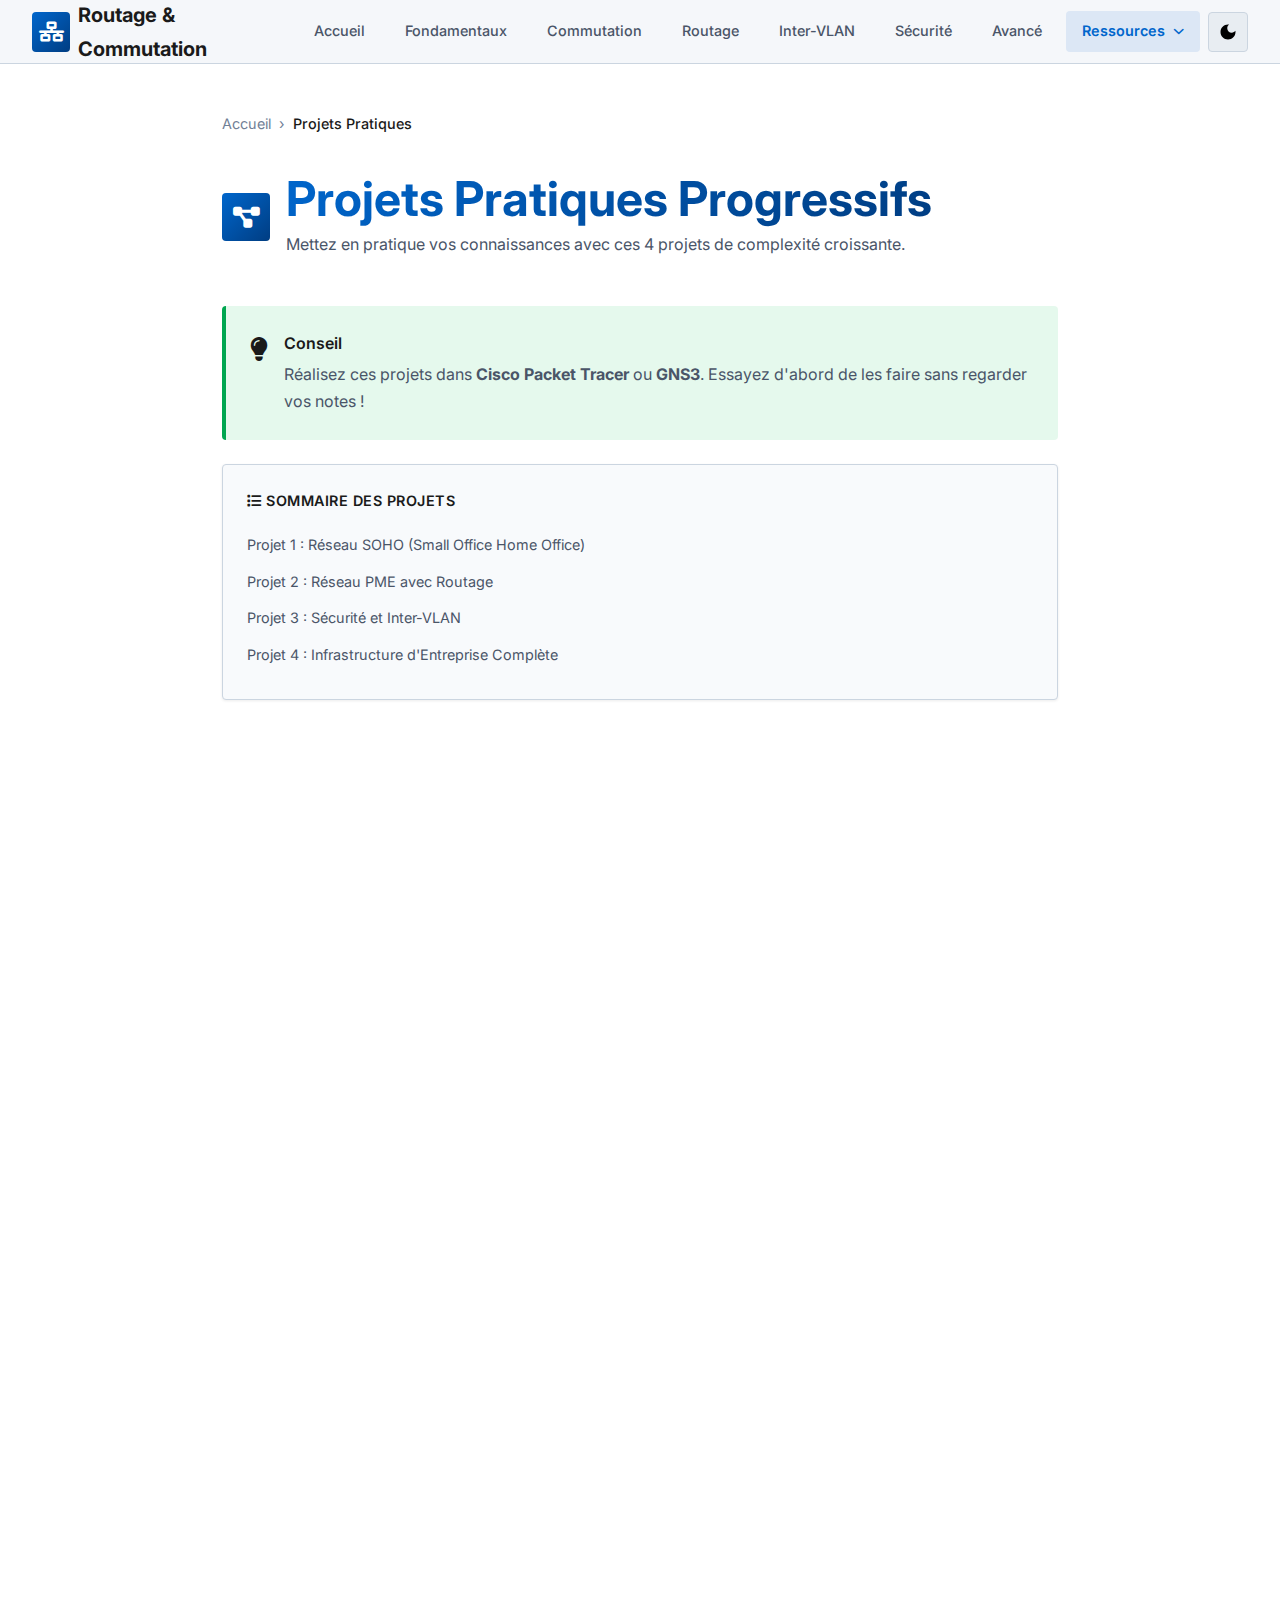
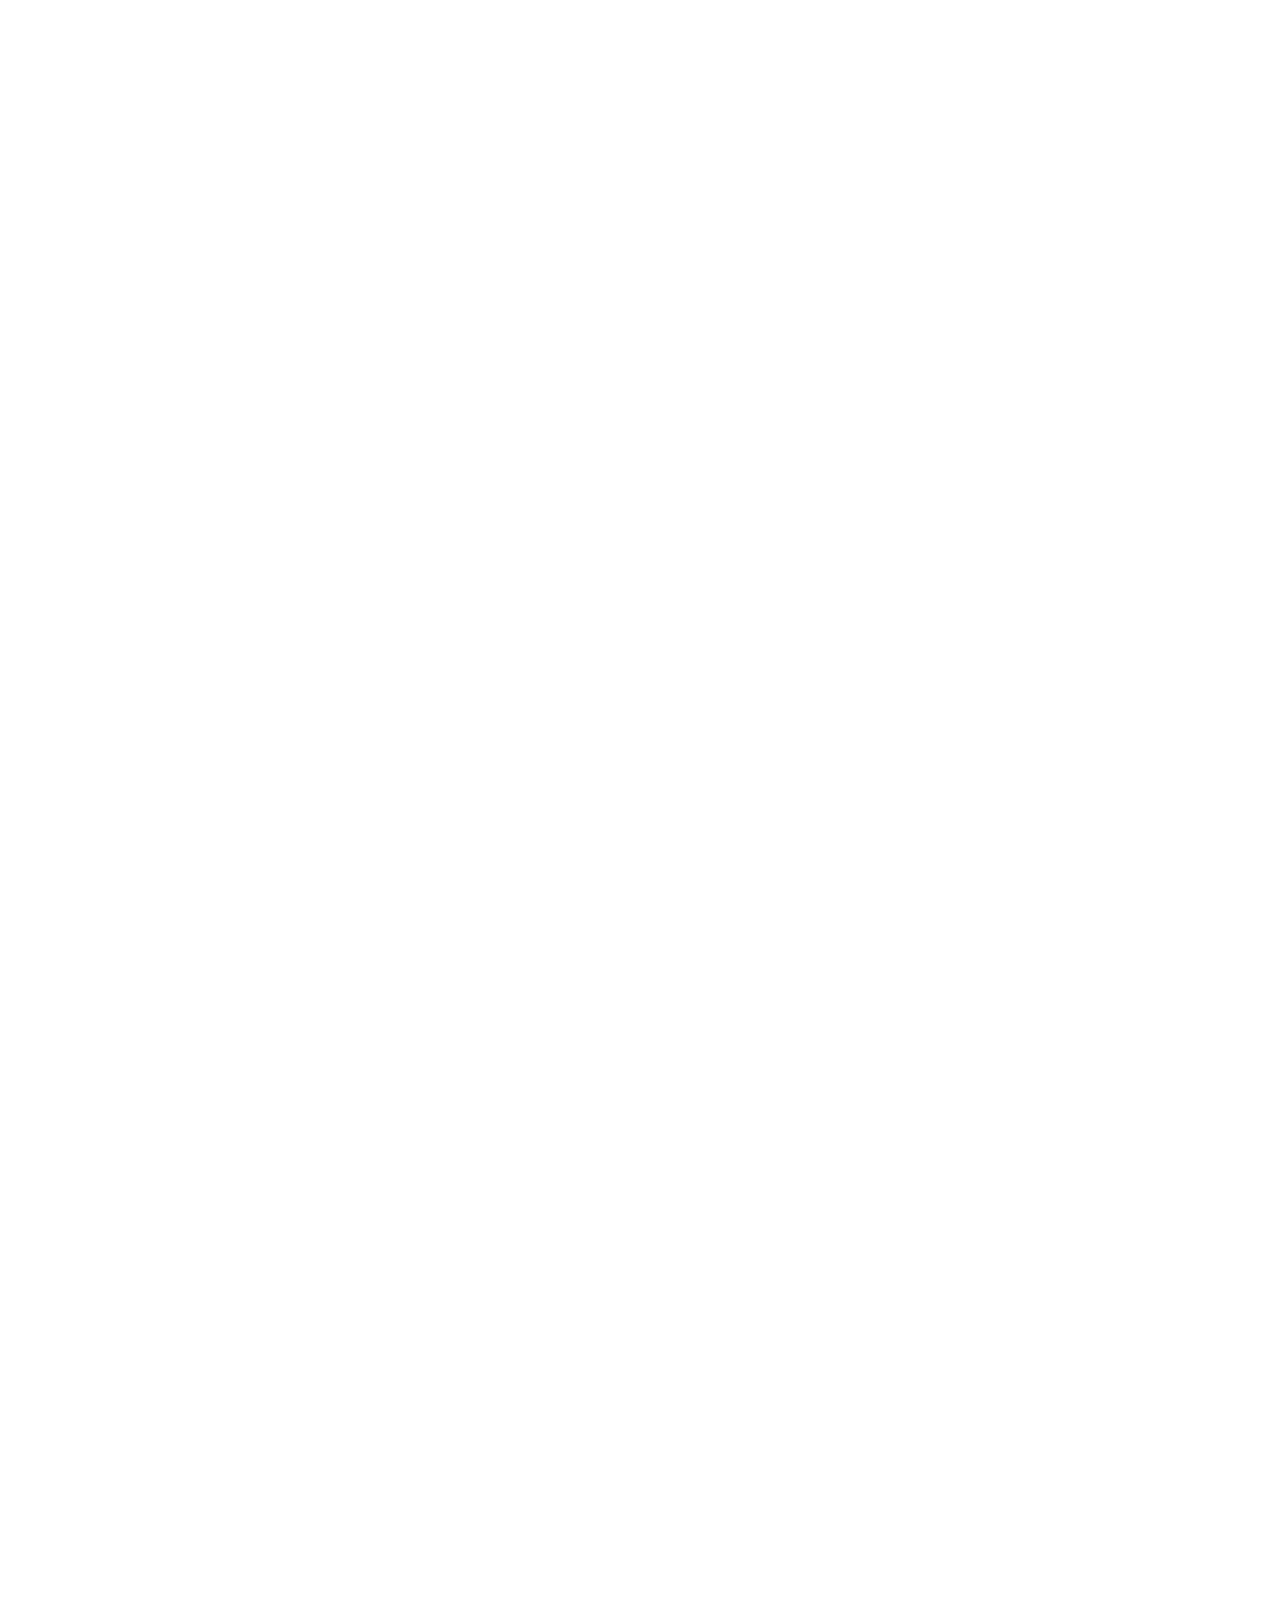
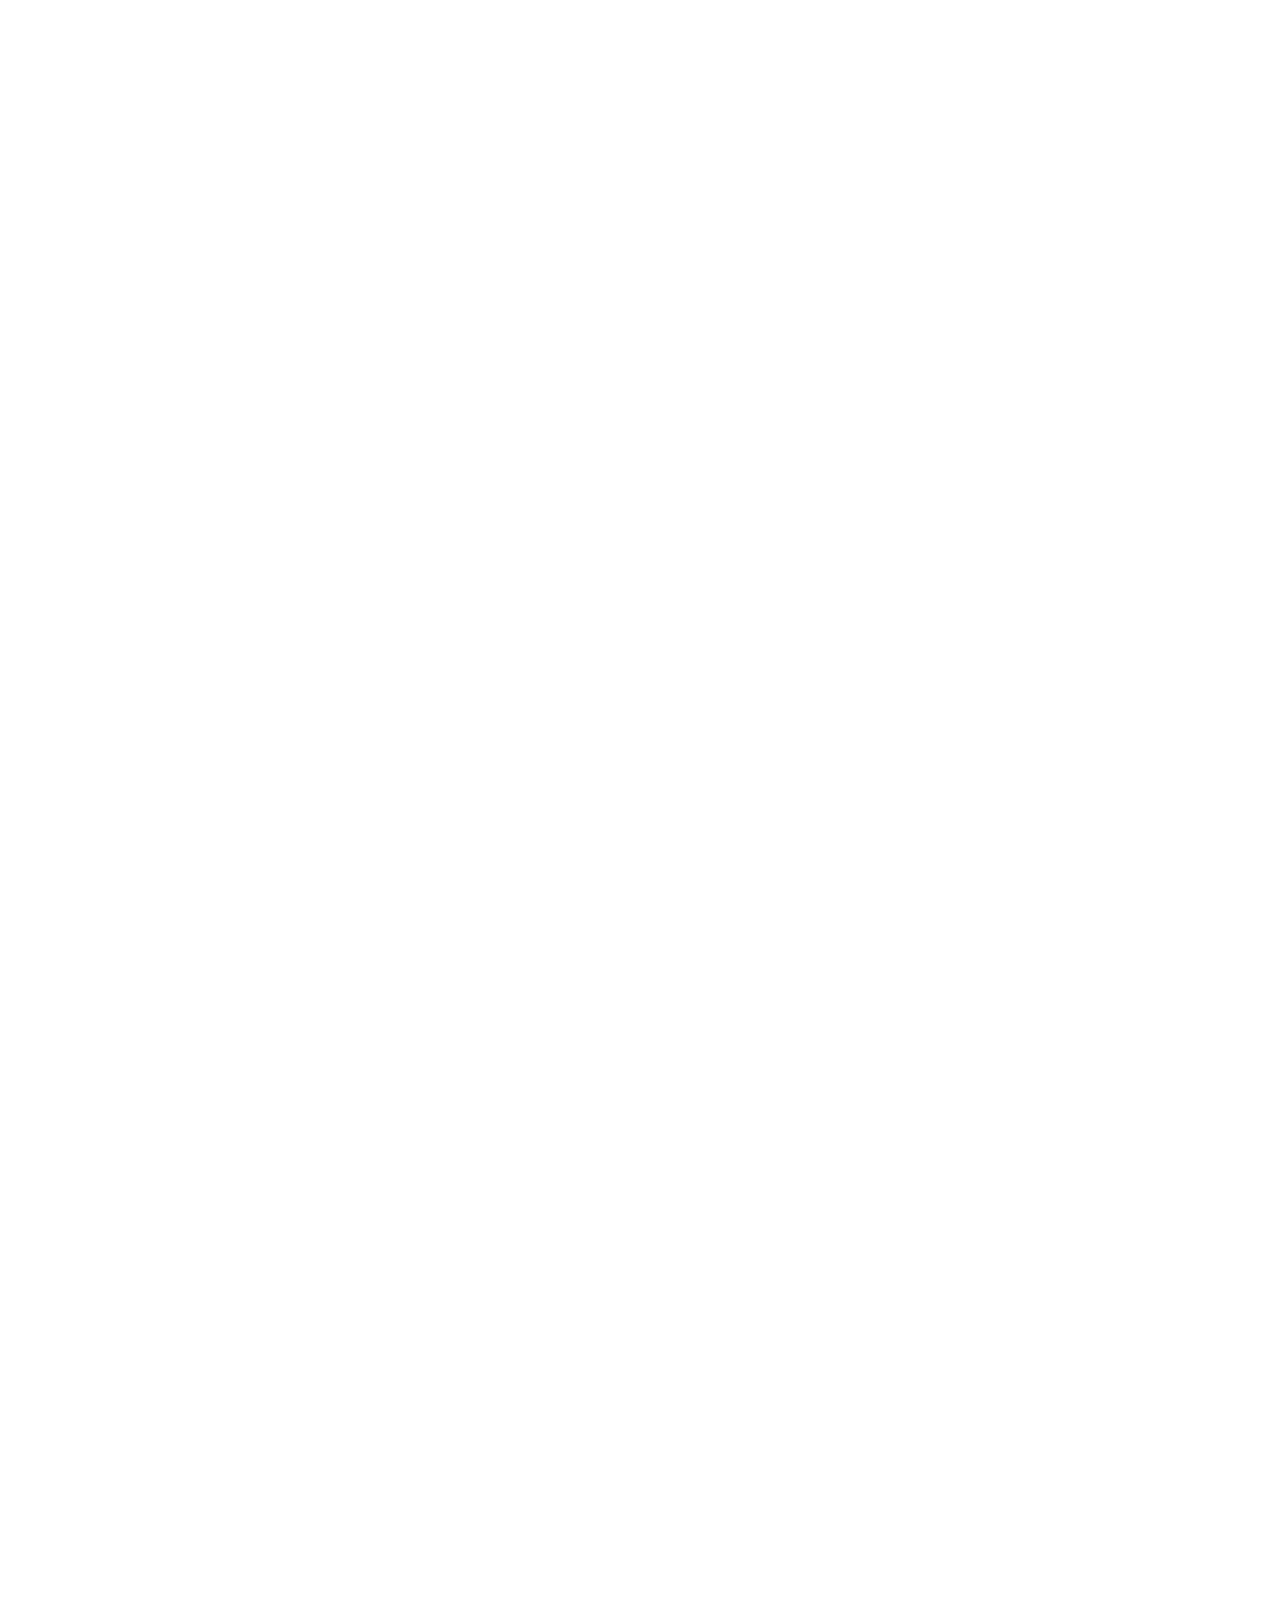
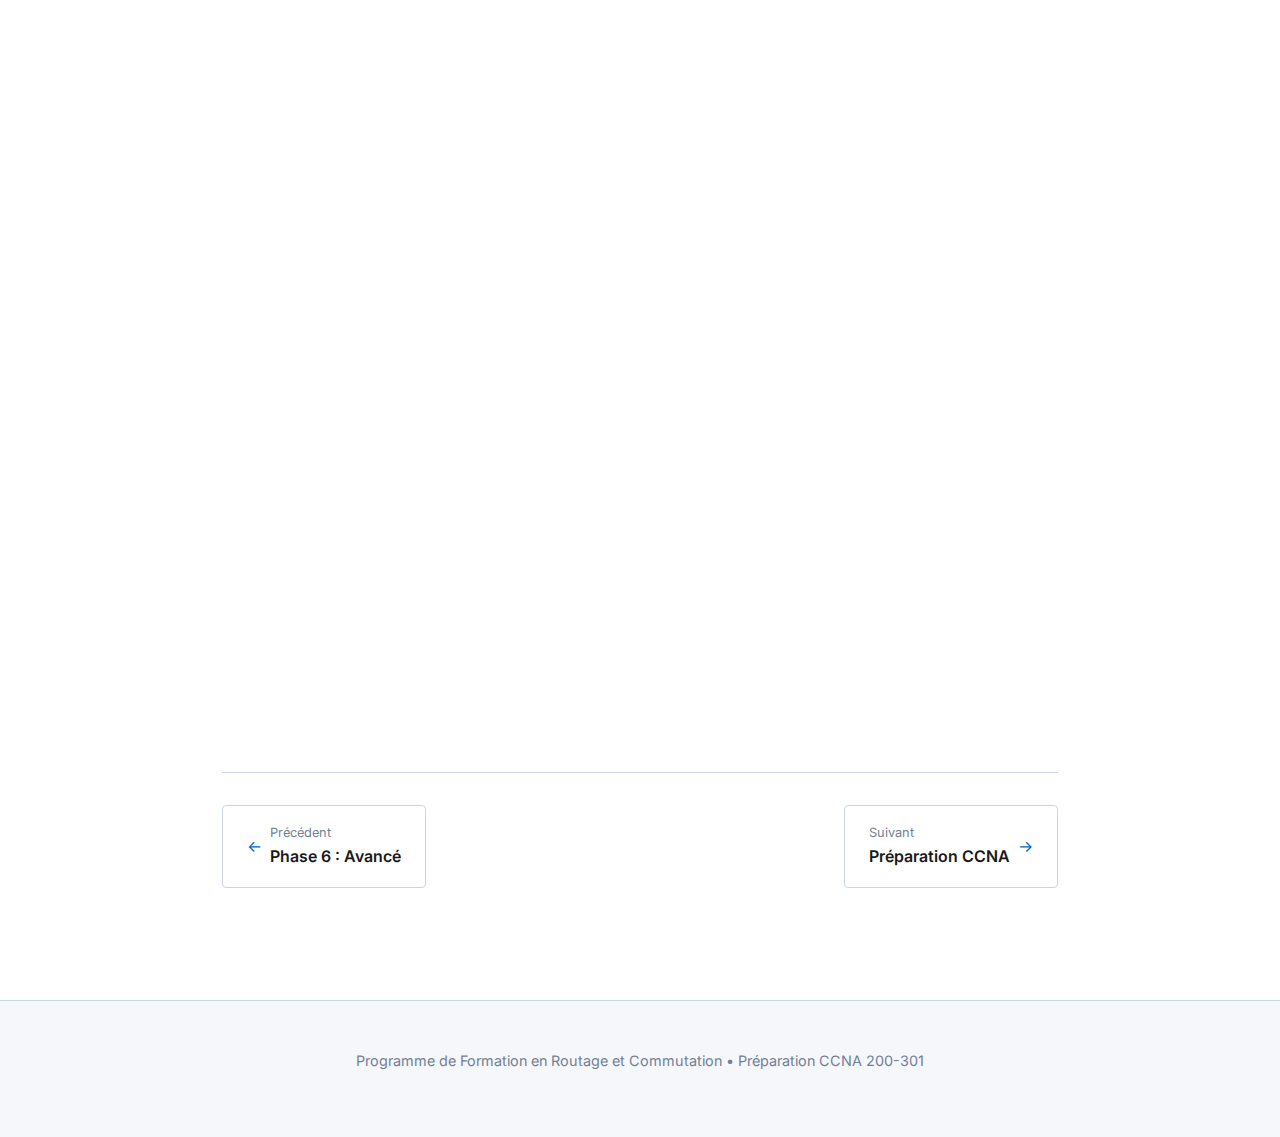
<file: pages/projets.html>
<!DOCTYPE html>
<html lang="fr">

<head>
    <meta charset="UTF-8">
    <meta name="viewport" content="width=device-width, initial-scale=1.0">
    <title>Projets Pratiques - Routage et Commutation</title>
    <meta name="description"
        content="Quatre projets complets pour mettre en pratique vos connaissances Cisco CCNA : du réseau domestique à l'entreprise multi-sites.">
    <link rel="preconnect" href="https://fonts.googleapis.com">
    <link rel="preconnect" href="https://fonts.gstatic.com" crossorigin>
    <link
        href="https://fonts.googleapis.com/css2?family=Inter:wght@400;500;600;700&family=Fira+Code:wght@400;500&display=swap"
        rel="stylesheet">
    <link rel="stylesheet" href="https://cdnjs.cloudflare.com/ajax/libs/font-awesome/6.4.0/css/all.min.css">
    <link rel="stylesheet" href="../styles/main.css">
</head>

<body>
    <header class="header">
        <div class="header-container">
            <a href="../index.html" class="logo">
                <div class="logo-icon"><i class="fas fa-network-wired"></i></div>
                <span>Routage & Commutation</span>
            </a>
            <nav class="nav">
                <a href="../index.html" class="nav-link">Accueil</a>
                <a href="phase1-fondamentaux.html" class="nav-link">Fondamentaux</a>
                <a href="phase2-commutation.html" class="nav-link">Commutation</a>
                <a href="phase3-routage.html" class="nav-link">Routage</a>
                <a href="phase4-inter-vlan.html" class="nav-link">Inter-VLAN</a>
                <a href="phase5-securite.html" class="nav-link">Sécurité</a>
                <a href="phase6-avance.html" class="nav-link">Avancé</a>
                <div class="nav-item">
                    <a href="ressources.html" class="nav-link active">
                        Ressources <i class="fas fa-chevron-down" style="font-size: 0.7rem;"></i>
                    </a>
                    <div class="dropdown-menu">
                        <a href="projets.html" class="dropdown-item">
                            <i class="fas fa-project-diagram"></i> Projets
                        </a>
                        <a href="ccna.html" class="dropdown-item">
                            <i class="fas fa-graduation-cap"></i> CCNA
                        </a>
                        <a href="ressources.html" class="dropdown-item">
                            <i class="fas fa-book"></i> Voir tout
                        </a>
                    </div>
                </div>
            </nav>
            <div class="header-actions">
                <button class="theme-toggle" aria-label="Changer le thème">
                    <svg class="sun-icon" viewBox="0 0 24 24" fill="currentColor">
                        <path
                            d="M12 7c-2.76 0-5 2.24-5 5s2.24 5 5 5 5-2.24 5-5-2.24-5-5-5zM2 13h2c.55 0 1-.45 1-1s-.45-1-1-1H2c-.55 0-1 .45-1 1s.45 1 1 1zm18 0h2c.55 0 1-.45 1-1s-.45-1-1-1h-2c-.55 0-1 .45-1 1s.45 1 1 1zM11 2v2c0 .55.45 1 1 1s1-.45 1-1V2c0-.55-.45-1-1-1s-1 .45-1 1zm0 18v2c0 .55.45 1 1 1s1-.45 1-1v-2c0-.55-.45-1-1-1s-1 .45-1 1zM5.99 4.58c-.39-.39-1.03-.39-1.41 0-.39.39-.39 1.03 0 1.41l1.06 1.06c.39.39 1.03.39 1.41 0s.39-1.03 0-1.41L5.99 4.58zm12.37 12.37c-.39-.39-1.03-.39-1.41 0-.39.39-.39 1.03 0 1.41l1.06 1.06c.39.39 1.03.39 1.41 0 .39-.39.39-1.03 0-1.41l-1.06-1.06zm1.06-10.96c.39-.39.39-1.03 0-1.41-.39-.39-1.03-.39-1.41 0l-1.06 1.06c-.39.39-.39 1.03 0 1.41s1.03.39 1.41 0l1.06-1.06zM7.05 18.36c.39-.39.39-1.03 0-1.41-.39-.39-1.03-.39-1.41 0l-1.06 1.06c-.39.39-.39 1.03 0 1.41s1.03.39 1.41 0l1.06-1.06z" />
                    </svg>
                    <svg class="moon-icon" viewBox="0 0 24 24" fill="currentColor">
                        <path
                            d="M12 3c-4.97 0-9 4.03-9 9s4.03 9 9 9 9-4.03 9-9c0-.46-.04-.92-.1-1.36-.98 1.37-2.58 2.26-4.4 2.26-2.98 0-5.4-2.42-5.4-5.4 0-1.81.89-3.42 2.26-4.4-.44-.06-.9-.1-1.36-.1z" />
                    </svg>
                </button>
                <button class="mobile-menu-btn" aria-label="Menu">
                    <i class="fas fa-bars"></i>
                </button>
            </div>
        </div>
    </header>

    <main class="main">
        <div class="container container-narrow">
            <nav class="breadcrumb">
                <a href="../index.html">Accueil</a>
                <span class="breadcrumb-separator">›</span>
                <span class="breadcrumb-current">Projets Pratiques</span>
            </nav>

            <div class="section-header">
                <div class="section-icon"><i class="fas fa-project-diagram"></i></div>
                <div>
                    <h1 style="margin-top: 0.5rem;">Projets Pratiques Progressifs</h1>
                    <p class="phase-description">Mettez en pratique vos connaissances avec ces 4 projets de complexité
                        croissante.</p>
                </div>
            </div>

            <div class="alert alert-success">
                <div class="alert-icon"><i class="fas fa-lightbulb"></i></div>
                <div class="alert-content">
                    <div class="alert-title">Conseil</div>
                    <p style="margin: 0;">Réalisez ces projets dans <strong>Cisco Packet Tracer</strong> ou
                        <strong>GNS3</strong>. Essayez d'abord de les faire sans regarder vos notes !
                    </p>
                </div>
            </div>

            <div class="toc">
                <div class="toc-title"><i class="fas fa-list"></i> Sommaire des Projets</div>
                <ul class="toc-list">
                    <li><a href="#projet1">Projet 1 : Réseau SOHO (Small Office Home Office)</a></li>
                    <li><a href="#projet2">Projet 2 : Réseau PME avec Routage</a></li>
                    <li><a href="#projet3">Projet 3 : Sécurité et Inter-VLAN</a></li>
                    <li><a href="#projet4">Projet 4 : Infrastructure d'Entreprise Complète</a></li>
                </ul>
            </div>

            <!-- Projet 1 -->
            <section class="section" id="projet1">
                <div class="phase-badge"
                    style="background: var(--bg-secondary); color: var(--text-primary); margin-bottom: 0.5rem; display: inline-block;">
                    Niveau Débutant</div>
                <h2>Projet 1 : Réseau SOHO Optimisé</h2>
                <p>Création d'un réseau local simple mais segmenté pour une petite agence ou un domicile avancé.</p>

                <h3><i class="fas fa-building"></i> Topologie</h3>
                <ul>
                    <li><strong>1 Routeur</strong> (Gateway vers Internet)</li>
                    <li><strong>1 Switch</strong> central</li>
                    <li><strong>3 PCs</strong> (2 Famille, 1 Invité)</li>
                    <li><strong>1 Serveur</strong> (Web/HTTP local)</li>
                </ul>

                <h3><i class="fas fa-clipboard-list"></i> Cahier des charges</h3>
                <ol>
                    <li><strong>Adressage IP</strong> : Utilisez le réseau <code>192.168.1.0/24</code>.</li>
                    <li><strong>VLANs</strong> :
                        <ul>
                            <li>VLAN 10 : Famille/Admin (PCs Famille + Serveur)</li>
                            <li>VLAN 20 : Invités (PC Invité)</li>
                        </ul>
                    </li>
                    <li><strong>Commutation</strong> : Configurez les ports access et le trunk vers le routeur.</li>
                    <li><strong>Routage</strong> : Configurez le <strong>Router-on-a-Stick</strong> pour permettre la
                        communication entre VLANs.</li>
                    <li><strong>Services</strong> : Configurez le serveur en IP statique. Les PCs peuvent être en
                        statique pour ce projet.</li>
                    <li><strong>Test</strong> : PC Invité doit pouvoir pinguer PC Famille (pour l'instant).</li>
                </ol>

                <div class="card" style="border-left: 4px solid var(--accent); margin-top: 1rem;">
                    <h4><i class="fas fa-tasks"></i> Mini-Lab de vérification</h4>
                    <p>Configurez le routeur SOHO pour :</p>
                    <ul style="margin: 0;">
                        <li>Interdire l'accès Telnet (vty 0 4) mais autoriser SSH.</li>
                        <li>Créer une exclusion DHCP pour les 10 premières adresses.</li>
                    </ul>
                </div>
            </section>

            <!-- Projet 2 -->
            <section class="section" id="projet2">
                <div class="phase-badge"
                    style="background: var(--bg-secondary); color: var(--text-primary); margin-bottom: 0.5rem; display: inline-block;">
                    Niveau Intermédiaire</div>
                <h2>Projet 2 : Réseau Multi-Sites (OSPF)</h2>
                <p>Interconnexion de trois agences géographiquement séparées.</p>

                <h3><i class="fas fa-building"></i> Topologie</h3>
                <pre>
      [R1-Siège]
      /        \
 10.1.1.0/30  10.1.1.4/30
    /            \
[R2-AgenceA]----[R3-AgenceB]
       10.1.1.8/30
                </pre>

                <h3><i class="fas fa-clipboard-list"></i> Cahier des charges</h3>
                <ol>
                    <li><strong>Adressage LAN</strong> :
                        <ul>
                            <li>Siège : 172.16.10.0/24</li>
                            <li>Agence A : 172.16.20.0/24</li>
                            <li>Agence B : 172.16.30.0/24</li>
                        </ul>
                    </li>
                    <li><strong>Adressage WAN</strong> : Utilisez les sous-réseaux /30 indiqués sur le schéma.</li>
                    <li><strong>OSPF</strong> : Configurez OSPF Single-Area (Area 0) sur les 3 routeurs.</li>
                    <li><strong>Loopbacks</strong> : Créez une interface loopback sur chaque routeur pour simuler une
                        gestion stable (Ex: 1.1.1.1/32 pour R1).</li>
                    <li><strong>Route par défaut</strong> : R1 est connecté à "Internet" (simulé par une Loopback
                        8.8.8.8) via une route par défaut.</li>
                    (<code>default-information originate</code>).</li>
                </ol>

                <div class="card" style="border-left: 4px solid var(--accent); margin-top: 1rem;">
                    <h4><i class="fas fa-tasks"></i> Mini-Lab de vérification</h4>
                    <p>Dans ce réseau PME :</p>
                    <ul style="margin: 0;">
                        <li>Forcez le Switch Dist-1 à devenir Root Bridge pour le VLAN 10.</li>
                        <li>Configurez une route par défaut flottante (AD 200) vers le FAI de backup.</li>
                    </ul>
                </div>
            </section>

            <!-- Projet 3 -->
            <section class="section" id="projet3">
                <div class="phase-badge"
                    style="background: var(--bg-secondary); color: var(--text-primary); margin-bottom: 0.5rem; display: inline-block;">
                    Niveau Avancé</div>
                <h2>Projet 3 : Sécurité et Services</h2>
                <p>Sécurisation d'un réseau existant et ajout de services d'infrastructure.</p>

                <h3><i class="fas fa-building"></i> Topologie</h3>
                <ul>
                    <li>Reprenez la topologie du Projet 1 ou créez-en une similaire.</li>
                    <li>Ajoutez un serveur DHCP séparé.</li>
                </ul>

                <h3><i class="fas fa-clipboard-list"></i> Cahier des charges</h3>
                <ol>
                    <li><strong>DHCP Server</strong> : Configurez un routeur ou serveur Cisco pour distribuer les IPs
                        aux VLANs 10 et 20.</li>
                    <li><strong>Sécurité Layer 2</strong> :
                        <ul>
                            <li>Activez <strong>Port Security</strong> sur les ports utilisateurs (Max 2 MACs, violation
                                shutdown).</li>
                            <li>Activez <strong>DHCP Snooping</strong> pour empêcher les serveurs DHCP pirates.</li>
                        </ul>
                    </li>
                    <li><strong>ACLs (Access Control Lists)</strong> :
                        <ul>
                            <li>Le VLAN Invités (20) <strong>NE DOIT PAS</strong> pouvoir accéder au VLAN Famille (10).
                            </li>
                            <li>Le VLAN Invités <strong>DOIT</strong> pouvoir accéder à Internet (simulé).</li>
                            <li>Le VLAN Famille a accès à tout.</li>
                        </ul>
                    </li>
                    Telnet !) avec un compte utilisateur 'admin'.</li>
                </ol>

                <div class="card" style="border-left: 4px solid var(--accent); margin-top: 1rem;">
                    <h4><i class="fas fa-tasks"></i> Mini-Lab de vérification</h4>
                    <p>Challenge Sécurité :</p>
                    <ul style="margin: 0;">
                        <li>Désactivez le "switchport trunk native vlan" d'un côté et observez les logs CDP.</li>
                        <li>Configurez une ACL bloquant ICMP et vérifiez que le ping échoue mais que HTTP passe.</li>
                    </ul>
                </div>
            </section>

            <!-- Projet 4 -->
            <section class="section" id="projet4">
                <div class="phase-badge"
                    style="background: var(--bg-secondary); color: var(--text-primary); margin-bottom: 0.5rem; display: inline-block;">
                    Niveau Expert</div>
                <h2>Projet 4 : Infrastructure d'Entreprise Complète</h2>
                <p>Le projet final ultime. Il combine tout ce que vous avez appris.</p>

                <h3><i class="fas fa-building"></i> Topologie</h3>
                <ul>
                    <li><strong>Core</strong> : 2 Switches Layer 3 (Distribution)</li>
                    <li><strong>Access</strong> : 2 Switches Layer 2 (Accès)</li>
                    <li><strong>WAN</strong> : 1 Routeur de bordure connecté au Core</li>
                    <li><strong>Liens</strong> : Redondance complète entre les couches.</li>
                </ul>

                <h3><i class="fas fa-clipboard-list"></i> Cahier des charges</h3>
                <ol>
                    <li><strong>EtherChannel</strong> : Reliez les switches Access aux switches Core avec LACP (2
                        liens).</li>
                    <li><strong>VLANs & Trunking</strong> : Déployez 4 VLANs (HR, IT, Sales, Guest) sur toute l'archi.
                    </li>
                    <li><strong>Routage Inter-VLAN</strong> : Faites le routage sur les switches Core (SVI).</li>
                    <li><strong>HSRP</strong> : Configurez HSRP entre les 2 switches Core pour la redondance de
                        passerelle (VIP).</li>
                    <li><strong>OSPF Multi-Area</strong> :
                        <ul>
                            <li>Le LAN est dans l'Area 0.</li>
                            <li>Le lien vers le routeur WAN est aussi dans l'Area 0.</li>
                        </ul>
                    </li>
                    <li><strong>NAT/PAT</strong> : Le routeur WAN doit effectuer du NAT Overload pour que tout le LAN
                        puisse sortir vers Internet.</li>
                    <li><strong>IPv6</strong> : Configurez un dual-stack IPv4/IPv6 sur le VLAN IT.</li>
                    <li><strong>Documentation</strong> : Dessinez le schéma logique et la table d'adressage avant de
                        commencer.</li>
                </ol>

                <div class="card" style="border-left: 4px solid var(--accent); margin-top: 1rem;">
                    <h4><i class="fas fa-tasks"></i> Mini-Lab de vérification</h4>
                    <p>Sur le cœur de réseau :</p>
                    <ul style="margin: 0;">
                        <li>Configurez HSRP groupe 1 avec préemption pour la gateway VLAN 20.</li>
                        <li>Injectez une route par défaut dans OSPF avec <code>default-information originate</code>.
                        </li>
                    </ul>
                </div>
            </section>

            <nav class="page-nav">
                <a href="phase6-avance.html" class="page-nav-link prev">
                    <span>←</span>
                    <div>
                        <div class="page-nav-label">Précédent</div>
                        <div class="page-nav-title">Phase 6 : Avancé</div>
                    </div>
                </a>
                <a href="ccna.html" class="page-nav-link">
                    <div>
                        <div class="page-nav-label">Suivant</div>
                        <div class="page-nav-title">Préparation CCNA</div>
                    </div>
                    <span>→</span>
                </a>
            </nav>
        </div>
    </main>

    <footer class="footer">
        <div class="footer-content">
            <p class="footer-text">Programme de Formation en Routage et Commutation • Préparation CCNA 200-301</p>
        </div>
    </footer>
    <script src="../js/main.js"></script>
</body>

</html>
</file>
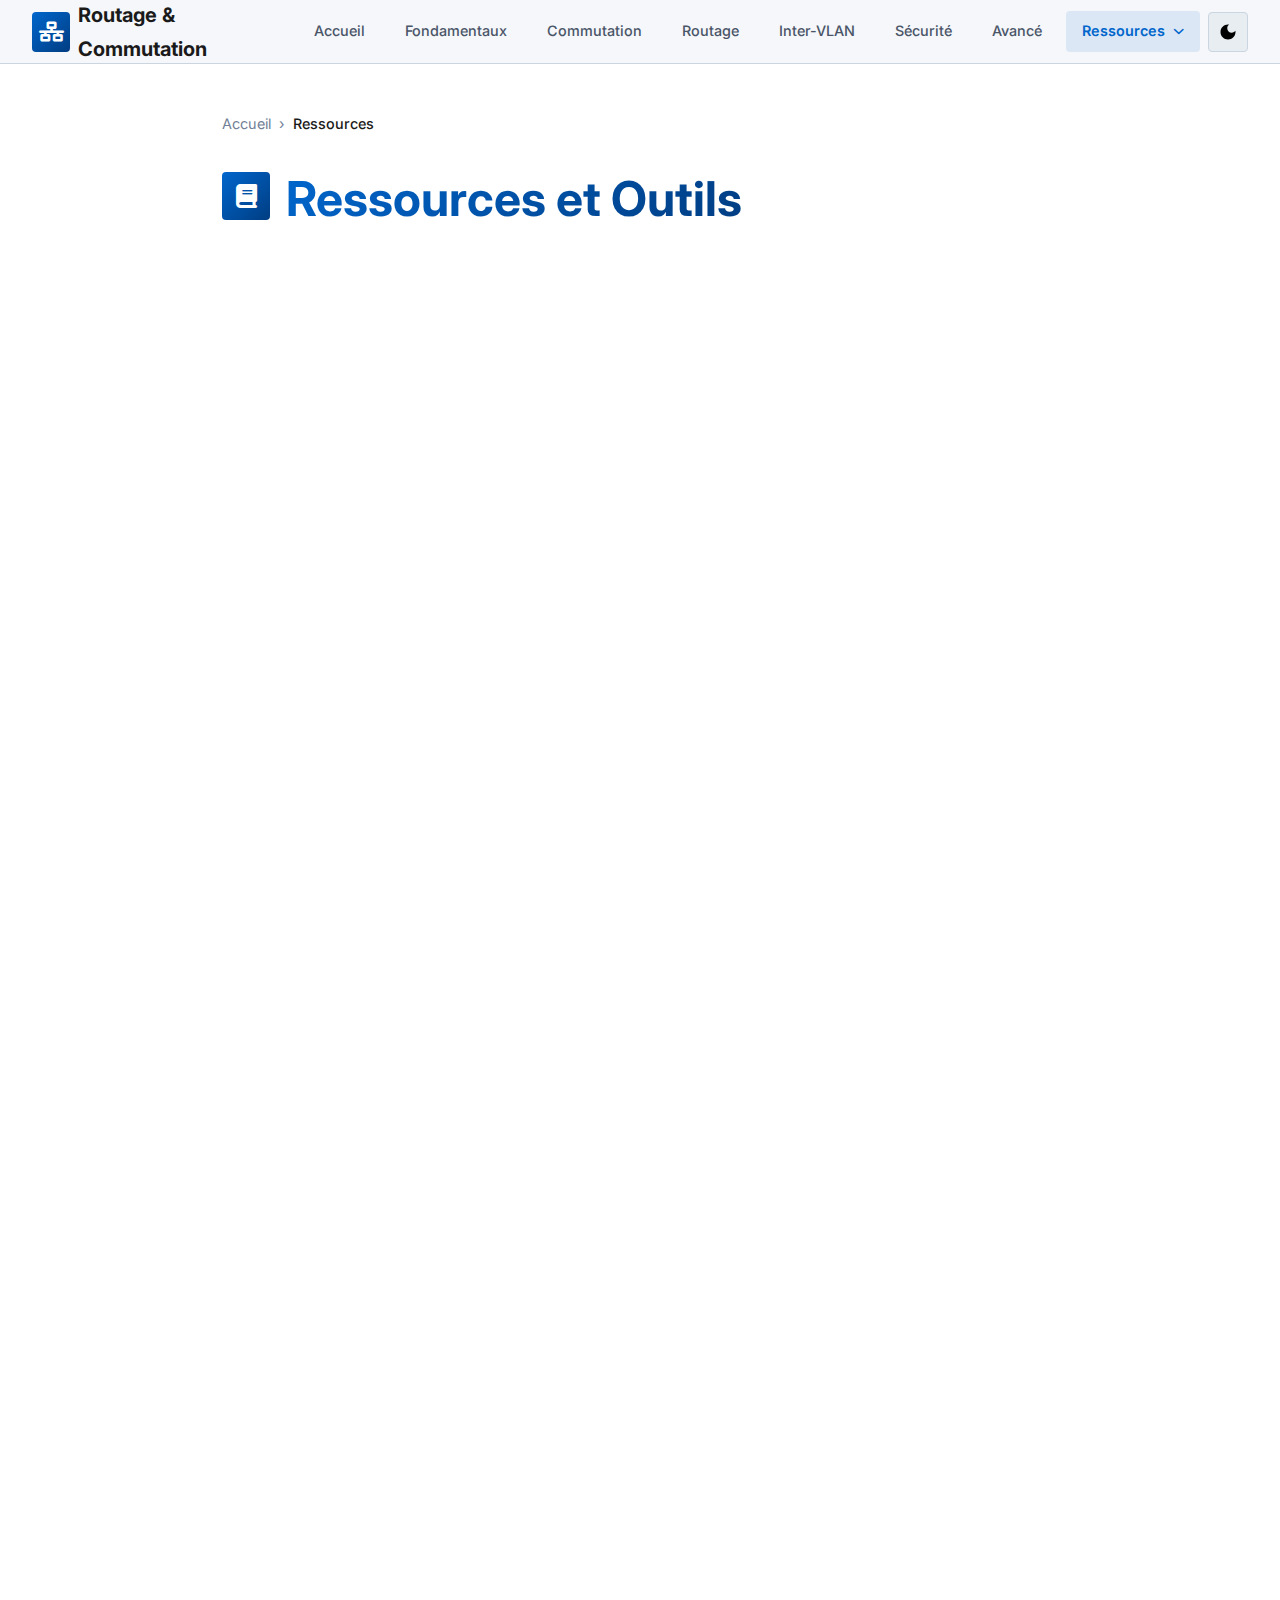
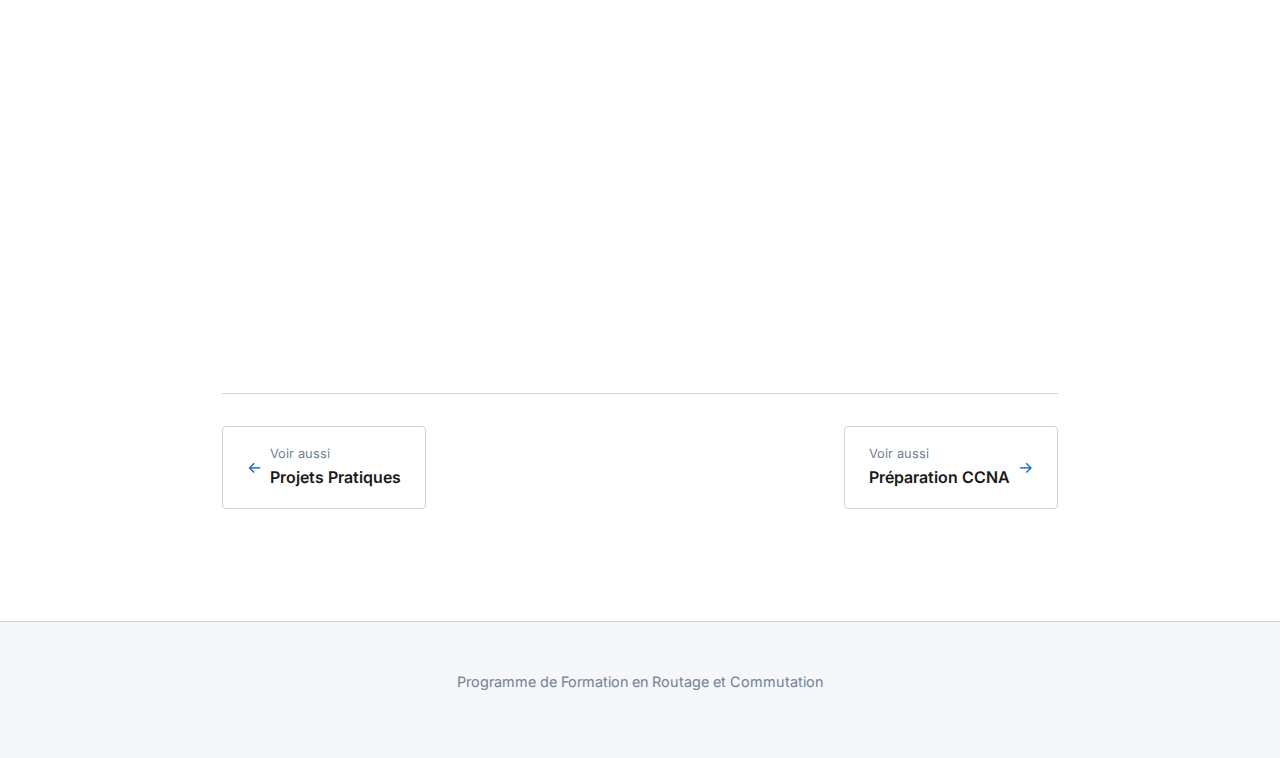
<file: pages/ressources.html>
<!DOCTYPE html>
<html lang="fr">

<head>
    <meta charset="UTF-8">
    <meta name="viewport" content="width=device-width, initial-scale=1.0">
    <title>Ressources - Routage et Commutation</title>
    <link rel="preconnect" href="https://fonts.googleapis.com">
    <link rel="preconnect" href="https://fonts.gstatic.com" crossorigin>
    <link
        href="https://fonts.googleapis.com/css2?family=Inter:wght@400;500;600;700&family=Fira+Code:wght@400;500&display=swap"
        rel="stylesheet">
    <link rel="stylesheet" href="https://cdnjs.cloudflare.com/ajax/libs/font-awesome/6.4.0/css/all.min.css">
    <link rel="stylesheet" href="../styles/main.css">
</head>

<body>
    <header class="header">
        <div class="header-container">
            <a href="../index.html" class="logo">
                <div class="logo-icon"><i class="fas fa-network-wired"></i></div>
                <span>Routage & Commutation</span>
            </a>
            <nav class="nav">
                <a href="../index.html" class="nav-link">Accueil</a>
                <a href="phase1-fondamentaux.html" class="nav-link">Fondamentaux</a>
                <a href="phase2-commutation.html" class="nav-link">Commutation</a>
                <a href="phase3-routage.html" class="nav-link">Routage</a>
                <a href="phase4-inter-vlan.html" class="nav-link">Inter-VLAN</a>
                <a href="phase5-securite.html" class="nav-link">Sécurité</a>
                <a href="phase6-avance.html" class="nav-link">Avancé</a>
                <div class="nav-item">
                    <a href="ressources.html" class="nav-link active">
                        Ressources <i class="fas fa-chevron-down" style="font-size: 0.7rem;"></i>
                    </a>
                    <div class="dropdown-menu">
                        <a href="projets.html" class="dropdown-item">
                            <i class="fas fa-project-diagram"></i> Projets
                        </a>
                        <a href="ccna.html" class="dropdown-item">
                            <i class="fas fa-graduation-cap"></i> CCNA
                        </a>
                        <a href="ressources.html" class="dropdown-item">
                            <i class="fas fa-book"></i> Voir tout
                        </a>
                    </div>
                </div>
            </nav>
            <div class="header-actions">
                <button class="theme-toggle" aria-label="Changer le thème">
                    <svg class="sun-icon" viewBox="0 0 24 24" fill="currentColor">
                        <path
                            d="M12 7c-2.76 0-5 2.24-5 5s2.24 5 5 5 5-2.24 5-5-2.24-5-5-5zM2 13h2c.55 0 1-.45 1-1s-.45-1-1-1H2c-.55 0-1 .45-1 1s.45 1 1 1zm18 0h2c.55 0 1-.45 1-1s-.45-1-1-1h-2c-.55 0-1 .45-1 1s.45 1 1 1zM11 2v2c0 .55.45 1 1 1s1-.45 1-1V2c0-.55-.45-1-1-1s-1 .45-1 1zm0 18v2c0 .55.45 1 1 1s1-.45 1-1v-2c0-.55-.45-1-1-1s-1 .45-1 1zM5.99 4.58c-.39-.39-1.03-.39-1.41 0-.39.39-.39 1.03 0 1.41l1.06 1.06c.39.39 1.03.39 1.41 0s.39-1.03 0-1.41L5.99 4.58zm12.37 12.37c-.39-.39-1.03-.39-1.41 0-.39.39-.39 1.03 0 1.41l1.06 1.06c.39.39 1.03.39 1.41 0 .39-.39.39-1.03 0-1.41l-1.06-1.06zm1.06-10.96c.39-.39.39-1.03 0-1.41-.39-.39-1.03-.39-1.41 0l-1.06 1.06c-.39.39-.39 1.03 0 1.41s1.03.39 1.41 0l1.06-1.06zM7.05 18.36c.39-.39.39-1.03 0-1.41-.39-.39-1.03-.39-1.41 0l-1.06 1.06c-.39.39-.39 1.03 0 1.41s1.03.39 1.41 0l1.06-1.06z" />
                    </svg>
                    <svg class="moon-icon" viewBox="0 0 24 24" fill="currentColor">
                        <path
                            d="M12 3c-4.97 0-9 4.03-9 9s4.03 9 9 9 9-4.03 9-9c0-.46-.04-.92-.1-1.36-.98 1.37-2.58 2.26-4.4 2.26-2.98 0-5.4-2.42-5.4-5.4 0-1.81.89-3.42 2.26-4.4-.44-.06-.9-.1-1.36-.1z" />
                    </svg>
                </button>
                <button class="mobile-menu-btn" aria-label="Menu">
                    <i class="fas fa-bars"></i>
                </button>
            </div>
        </div>
    </header>

    <main class="main">
        <div class="container container-narrow">
            <nav class="breadcrumb">
                <a href="../index.html">Accueil</a>
                <span class="breadcrumb-separator">›</span>
                <span class="breadcrumb-current">Ressources</span>
            </nav>

            <div class="section-header">
                <div class="section-icon"><i class="fas fa-book"></i></div>
                <div>
                    <h1 style="margin-top: 0.5rem;">Ressources et Outils</h1>
                </div>
            </div>

            <section class="section">
                <h2><i class="fas fa-desktop"></i> Logiciels de Simulation</h2>
                <div class="cards-grid" style="grid-template-columns: 1fr;">
                    <div class="card">
                        <h3>Cisco Packet Tracer</h3>
                        <p>Simulateur gratuit de Cisco, parfait pour débuter. Interface intuitive et labs officiels.</p>
                        <a href="https://www.netacad.com/courses/packet-tracer" target="_blank" class="btn btn-primary"
                            style="margin-top: 1rem;">Télécharger</a>
                    </div>
                    <div class="card">
                        <h3>GNS3</h3>
                        <p>Émulateur avancé utilisant de vrais IOS Cisco. Plus réaliste mais plus complexe.</p>
                        <a href="https://www.gns3.com/" target="_blank" class="btn btn-secondary"
                            style="margin-top: 1rem;">Site officiel</a>
                    </div>
                    <div class="card">
                        <h3>EVE-NG</h3>
                        <p>Plateforme de simulation pour réseaux complexes. Idéal pour les labs avancés.</p>
                        <a href="https://www.eve-ng.net/" target="_blank" class="btn btn-secondary"
                            style="margin-top: 1rem;">Site officiel</a>
                    </div>
                </div>
            </section>

            <section class="section">
                <h2><i class="fas fa-video"></i> Chaînes YouTube</h2>
                <ul>
                    <li><strong>NetworkChuck</strong> - Pédagogique et divertissant</li>
                    <li><strong>David Bombal</strong> - Labs pratiques détaillés</li>
                    <li><strong>Jeremy's IT Lab</strong> - Cours CCNA complet gratuit</li>
                    <li><strong>Keith Barker</strong> - Troubleshooting avancé</li>
                </ul>
            </section>

            <section class="section">
                <h2><i class="fas fa-book-open"></i> Documentation</h2>
                <ul>
                    <li><strong>Cisco Learning Network</strong> - Ressources gratuites officielles</li>
                    <li><strong>NetAcad.com</strong> - Cours officiels Cisco</li>
                    <li><strong>CCNA 200-301 Official Cert Guide</strong> (Wendell Odom) - Livre de référence</li>
                </ul>
            </section>

            <section class="section">
                <h2><i class="fas fa-globe"></i> Sites Web Utiles</h2>
                <ul>
                    <li><strong>SubnettingPractice.com</strong> - Exercices de subnetting</li>
                    <li><strong>PacketLife.net</strong> - Cheat sheets et labs</li>
                    <li><strong>Reddit r/ccna</strong> - Communauté d'entraide</li>
                </ul>
            </section>

            <nav class="page-nav">
                <a href="projets.html" class="page-nav-link prev">
                    <span>←</span>
                    <div>
                        <div class="page-nav-label">Voir aussi</div>
                        <div class="page-nav-title">Projets Pratiques</div>
                    </div>
                </a>
                <a href="ccna.html" class="page-nav-link">
                    <div>
                        <div class="page-nav-label">Voir aussi</div>
                        <div class="page-nav-title">Préparation CCNA</div>
                    </div>
                    <span>→</span>
                </a>
            </nav>
        </div>
    </main>

    <footer class="footer">
        <div class="footer-content">
            <p class="footer-text">Programme de Formation en Routage et Commutation</p>
        </div>
    </footer>
    <script src="../js/main.js"></script>
</body>

</html>
</file>
<file: styles/main.css>
/* ============================================
   ROUTAGE ET COMMUTATION - COURS INTERACTIF
   Cisco Professional Design System
   ============================================ */

/* ============================================
   CSS Variables & Design Tokens
   ============================================ */
:root {
    /* Cisco Professional Colors */
    --primary: #0066cc;
    --primary-dark: #003d82;
    --secondary: #003d82;
    --accent: #00bceb;
    --success: #00a650;
    --warning: #ff9800;
    --danger: #d32f2f;

    /* Gradients */
    --gradient-primary: linear-gradient(135deg, #0066cc 0%, #003d82 100%);
    --gradient-dark: linear-gradient(135deg, #1a1a2e 0%, #16213e 100%);
    --gradient-card: linear-gradient(145deg, rgba(255, 255, 255, 0.1) 0%, rgba(255, 255, 255, 0.05) 100%);

    /* Light Mode (default) */
    --bg-primary: #ffffff;
    --bg-secondary: #f5f7fa;
    --bg-tertiary: #e8edf2;
    --bg-card: #ffffff;
    --text-primary: #1a1a1a;
    --text-secondary: #4a5568;
    --text-muted: #718096;
    --border-color: #cbd5e0;
    --border-light: #e2e8f0;
    --bg-sidebar: #f8fafc;
    /* Nouveau: Gris très clair pour le sidebar */


    /* Shadows */
    --shadow-sm: 0 1px 3px rgba(0, 0, 0, 0.08);
    --shadow-md: 0 2px 8px rgba(0, 0, 0, 0.1);
    --shadow-lg: 0 4px 16px rgba(0, 0, 0, 0.12);
    --shadow-glow: 0 0 20px rgba(0, 102, 204, 0.25);

    /* Spacing */
    --space-xs: 0.25rem;
    --space-sm: 0.5rem;
    --space-md: 1rem;
    --space-lg: 1.5rem;
    --space-xl: 2rem;
    --space-2xl: 3rem;
    --space-3xl: 4rem;

    /* Border Radius - Sharp Corporate */
    --radius-sm: 2px;
    --radius-md: 4px;
    --radius-lg: 6px;
    --radius-xl: 8px;
    --radius-full: 50%;

    /* Typography */
    --font-sans: 'Inter', -apple-system, BlinkMacSystemFont, 'Segoe UI', Roboto, sans-serif;
    --font-mono: 'Fira Code', 'Consolas', 'Monaco', monospace;

    /* Transitions */
    --transition-fast: 0.15s ease;
    --transition-normal: 0.2s ease;
    --transition-slow: 0.3s ease;

    /* Header Height */
    --header-height: 64px;
}

/* Dark Mode - Manual Toggle */
[data-theme="dark"] {
    --bg-primary: #1a1a2e;
    --bg-secondary: #16213e;
    --bg-tertiary: #0f3460;
    --bg-card: #16213e;
    --text-primary: #e8edf2;
    --text-secondary: #cbd5e0;
    --text-muted: #8a9ba8;
    --border-color: #2a3a4e;
    --border-light: #1e2e3e;
    --bg-sidebar: #1a1a2e;
    /* Nouveau: Bleu sombre profond pour le sidebar */
}

/* Auto Dark Mode (system preference) */
@media (prefers-color-scheme: dark) {
    :root:not([data-theme="light"]) {
        --bg-primary: #1a1a2e;
        --bg-secondary: #16213e;
        --bg-tertiary: #0f3460;
        --bg-card: #16213e;
        --text-primary: #e8edf2;
        --text-secondary: #cbd5e0;
        --text-muted: #8a9ba8;
        --border-color: #2a3a4e;
        --border-light: #1e2e3e;
    }
}

/* ============================================
   Reset & Base Styles
   ============================================ */
*,
*::before,
*::after {
    margin: 0;
    padding: 0;
    box-sizing: border-box;
}

html {
    scroll-behavior: smooth;
    scroll-padding-top: calc(var(--header-height) + var(--space-lg));
}

body {
    font-family: var(--font-sans);
    font-size: 16px;
    line-height: 1.7;
    color: var(--text-primary);
    background: var(--bg-primary);
    min-height: 100vh;
    -webkit-font-smoothing: antialiased;
    -moz-osx-font-smoothing: grayscale;
}

img {
    max-width: 100%;
    height: auto;
    display: block;
}

a {
    color: var(--primary);
    text-decoration: none;
    transition: color var(--transition-fast);
}

a:hover {
    color: var(--secondary);
}

/* ============================================
   Typography
   ============================================ */
h1,
h2,
h3,
h4,
h5,
h6 {
    font-weight: 700;
    line-height: 1.3;
    color: var(--text-primary);
}

h1 {
    font-size: clamp(2rem, 5vw, 3rem);
    background: var(--gradient-primary);
    -webkit-background-clip: text;
    -webkit-text-fill-color: transparent;
    background-clip: text;
}

h2 {
    font-size: clamp(1.5rem, 4vw, 2.25rem);
    margin-top: var(--space-2xl);
    margin-bottom: var(--space-lg);
    padding-left: var(--space-lg);
    border-left: 4px solid var(--primary);
}

h3 {
    font-size: clamp(1.25rem, 3vw, 1.5rem);
    color: var(--secondary);
    margin-top: var(--space-xl);
    margin-bottom: var(--space-md);
}

h4 {
    font-size: 1.125rem;
    margin-top: var(--space-lg);
    margin-bottom: var(--space-sm);
}

p {
    margin-bottom: var(--space-md);
    color: var(--text-secondary);
}

/* ============================================
   Header & Navigation
   ============================================ */
.header {
    position: fixed;
    top: 0;
    left: 0;
    right: 0;
    height: var(--header-height);
    background: var(--bg-secondary);
    backdrop-filter: blur(20px);
    border-bottom: 1px solid var(--border-color);
    z-index: 1000;
    display: flex;
    align-items: center;
}

.header-container {
    max-width: 1400px;
    margin: 0 auto;
    padding: 0 var(--space-xl);
    width: 100%;
    display: flex;
    align-items: center;
    justify-content: space-between;
}

.logo {
    display: flex;
    align-items: center;
    gap: var(--space-sm);
    font-size: 1.25rem;
    font-weight: 700;
    color: var(--text-primary);
}

.logo-icon {
    width: 40px;
    height: 40px;
    background: var(--gradient-primary);
    border-radius: var(--radius-md);
    display: flex;
    align-items: center;
    justify-content: center;
    color: white;
    font-size: 1.25rem;
}

.nav {
    display: flex;
    align-items: center;
    gap: var(--space-xs);
}

.nav-item {
    position: relative;
    display: flex;
    align-items: center;
}

.nav-link {
    padding: var(--space-sm) var(--space-md);
    border-radius: var(--radius-md);
    color: var(--text-secondary);
    font-weight: 500;
    font-size: 0.9rem;
    transition: all var(--transition-fast);
    display: flex;
    align-items: center;
    gap: 0.5rem;
    white-space: nowrap;
}

.nav-link:hover,
.nav-link.active {
    color: var(--primary);
    background: rgba(0, 102, 204, 0.1);
}

/* Dropdown Menu Styles */
.dropdown-menu {
    position: absolute;
    top: 100%;
    right: 0;
    min-width: 200px;
    background: var(--bg-card);
    border: 1px solid var(--border-color);
    border-radius: var(--radius-md);
    box-shadow: var(--shadow-lg);
    padding: var(--space-sm) 0;
    margin-top: var(--space-xs);
    opacity: 0;
    visibility: hidden;
    transform: translateY(10px);
    transition: all var(--transition-normal);
    z-index: 1000;
}

.nav-item:hover .dropdown-menu {
    opacity: 1;
    visibility: visible;
    transform: translateY(0);
}

.dropdown-item {
    display: flex;
    align-items: center;
    gap: var(--space-md);
    padding: var(--space-sm) var(--space-lg);
    color: var(--text-secondary);
    font-size: 0.9rem;
    font-weight: 500;
    transition: all var(--transition-fast);
}

.dropdown-item:hover {
    background: rgba(0, 102, 204, 0.05);
    color: var(--primary);
    padding-left: calc(var(--space-lg) + 4px);
}

.dropdown-item i {
    width: 20px;
    text-align: center;
    color: var(--primary);
}

/* Mobile Submenu Adjustments */
@media (max-width: 1024px) {
    .nav-item {
        flex-direction: column;
        align-items: flex-start;
        width: 100%;
    }

    .dropdown-menu {
        position: static;
        opacity: 1;
        visibility: visible;
        transform: none;
        box-shadow: none;
        border: none;
        padding-left: var(--space-xl);
        min-width: 100%;
        margin-top: 0;
        display: block;
        /* Toujours visible en mobile pour simplifier l'accès */
        background: transparent;
    }

    .dropdown-item {
        padding: 0.75rem 1.5rem;
        border-bottom: 1px solid var(--border-light);
    }
}

.nav-link.active {
    font-weight: 600;
}

/* Theme Toggle Button */
.theme-toggle {
    display: flex;
    align-items: center;
    justify-content: center;
    width: 40px;
    height: 40px;
    background: var(--bg-tertiary);
    border: 1px solid var(--border-color);
    border-radius: var(--radius-md);
    cursor: pointer;
    transition: all var(--transition-fast);
    margin-left: var(--space-sm);
}

.theme-toggle:hover {
    background: var(--primary);
    border-color: var(--primary);
    color: white;
}

.theme-toggle svg {
    width: 20px;
    height: 20px;
    fill: currentColor;
    transition: transform var(--transition-normal);
}

.theme-toggle:hover svg {
    transform: rotate(15deg);
}

/* Hide sun/moon based on theme */
.theme-toggle .sun-icon {
    display: none;
}

.theme-toggle .moon-icon {
    display: block;
}

[data-theme="dark"] .theme-toggle .sun-icon {
    display: block;
}

[data-theme="dark"] .theme-toggle .moon-icon {
    display: none;
}

/* Header Actions Group */
.header-actions {
    display: flex;
    align-items: center;
    gap: var(--space-sm);
}

/* Mobile Navigation */
/* Mobile Navigation */
.mobile-menu-btn {
    display: none;
    align-items: center;
    justify-content: center;
    width: 40px;
    height: 40px;
    background: none;
    border: none;
    cursor: pointer;
    padding: 0;
    z-index: 1001;
    /* Ensure above nav overlay */
    color: var(--text-primary);
    font-size: 1.5rem;
    transition: color 0.3s ease;
}

.mobile-menu-btn:hover {
    color: var(--primary);
}

/* Desktop spacing adjustment */
.nav {
    gap: var(--space-sm);
}

@media (max-width: 1024px) {
    .mobile-menu-btn {
        display: flex;
    }

    .nav {
        display: flex;
        position: fixed;
        top: var(--header-height);
        left: 0;
        bottom: 0;
        height: calc(100vh - var(--header-height));
        /* Force la hauteur pour éviter le collapse */
        width: 260px;
        background: var(--bg-sidebar);
        /* Assure un fond distinct */
        border-right: 1px solid var(--border-color);
        box-shadow: 10px 0 30px rgba(0, 0, 0, 0.15);
        backdrop-filter: blur(10px);
        /* Ombre plus prononcée pour détacher du contenu */

        flex-direction: column;
        padding: 1rem 0;
        gap: 0;
        z-index: 1000;
        transform: translateX(-100%);
        transition: transform 0.3s cubic-bezier(0.4, 0, 0.2, 1);
        opacity: 1;
        overflow-y: auto;
        /* Permettre le scroll si menu long */
    }

    .nav.open {
        transform: translateX(0);
    }

    .nav-link {
        width: 100%;
        text-align: left;
        padding: 1rem 1.5rem;
        font-size: 1rem;
        /* Texte légèrement plus grand */
        font-weight: 500;
        color: var(--text-primary);
        /* Texte plus foncé pour meilleure lisibilité */
        border-bottom: 1px solid var(--border-light);
        border-radius: 0;
    }

    .nav-link:last-child {
        border-bottom: none;
    }

    .nav-link:hover {
        background: var(--bg-secondary);
        color: var(--primary);
        padding-left: 2rem;
        transition: all 0.2s ease;
    }

    /* Mobile Header Layout */
    .header-actions {
        order: -1;
        /* Move toggle/hamburger to left */
    }

    .logo {
        order: 10;
        /* Move logo to right */
    }

    .mobile-menu-btn {
        order: -1;
        /* Ensure hamburger is before toggle */
    }
}

/* Backdrop Overlay */
body.nav-open::after {
    content: '';
    position: fixed;
    top: 0;
    left: 0;
    right: 0;
    bottom: 0;
    background: rgba(0, 0, 0, 0.5);
    backdrop-filter: blur(3px);
    z-index: 999;
    /* Below nav (1000) */
    animation: fadeIn 0.3s ease-out;
}

@keyframes slideDown {
    from {
        opacity: 0;
        transform: translateY(-10px);
    }

    to {
        opacity: 1;
        transform: translateY(0);
    }
}

/* ============================================
   Main Content
   ============================================ */
.main {
    margin-top: var(--header-height);
    min-height: calc(100vh - var(--header-height));
}

.container {
    max-width: 1200px;
    margin: 0 auto;
    padding: var(--space-2xl) var(--space-xl);
}

.container-narrow {
    max-width: 900px;
}

/* ============================================
   Hero Section
   ============================================ */
.hero {
    background: var(--gradient-primary);
    padding: 3rem 0;
    position: relative;
    overflow: hidden;
}

.hero::before {
    content: '';
    position: absolute;
    top: 0;
    left: 0;
    right: 0;
    bottom: 0;
    background: url("data:image/svg+xml,%3Csvg width='60' height='60' viewBox='0 0 60 60' xmlns='http://www.w3.org/2000/svg'%3E%3Cg fill='none' fill-rule='evenodd'%3E%3Cg fill='%23ffffff' fill-opacity='0.05'%3E%3Cpath d='M36 34v-4h-2v4h-4v2h4v4h2v-4h4v-2h-4zm0-30V0h-2v4h-4v2h4v4h2V6h4V4h-4zM6 34v-4H4v4H0v2h4v4h2v-4h4v-2H6zM6 4V0H4v4H0v2h4v4h2V6h4V4H6z'/%3E%3C/g%3E%3C/g%3E%3C/svg%3E");
    opacity: 0.5;
}

.hero-content {
    max-width: 1200px;
    margin: 0 auto;
    padding: 0 var(--space-xl);
    position: relative;
    z-index: 1;
    text-align: center;
}

.hero h1 {
    color: white;
    -webkit-text-fill-color: white;
    /* Override gradient text from base if any */
    margin-bottom: 0.75rem;
    font-size: 2.5rem;
    line-height: 1.2;
}

.hero-subtitle {
    font-size: 1.1rem;
    color: rgba(255, 255, 255, 0.9);
    margin-bottom: 2rem;
    max-width: 600px;
    margin-left: auto;
    margin-right: auto;
}

/* Compact Stats Bar */
.hero-stats-bar {
    display: inline-flex;
    align-items: center;
    background: rgba(255, 255, 255, 0.1);
    backdrop-filter: blur(4px);
    -webkit-backdrop-filter: blur(4px);
    padding: 0.75rem 1.5rem;
    border-radius: 50px;
    margin-top: 0.5rem;
    gap: 1.5rem;
    border: 1px solid rgba(255, 255, 255, 0.1);
}

.stat-item {
    display: flex;
    flex-direction: column;
    align-items: center;
    line-height: 1.2;
}

.stat-value {
    font-weight: 700;
    font-size: 1.1rem;
    color: white;
}

.stat-label {
    font-size: 0.7rem;
    color: rgba(255, 255, 255, 0.8);
    text-transform: uppercase;
    letter-spacing: 0.05em;
    margin-top: 2px;
}

.stat-divider {
    width: 1px;
    height: 24px;
    background: rgba(255, 255, 255, 0.2);
}

@media (max-width: 768px) {
    .hero {
        padding: 2rem 0;
    }

    .hero h1 {
        font-size: 1.8rem;
    }

    .hero-stats-bar {
        display: none;
        /* Hide stats on mobile to save space if needed, or flex-column */
    }
}

/* ============================================
   Cards
   ============================================ */
.cards-grid {
    display: grid;
    grid-template-columns: repeat(auto-fit, minmax(320px, 1fr));
    gap: var(--space-xl);
    margin-top: var(--space-xl);
}

.card {
    background: var(--bg-card);
    border-radius: var(--radius-lg);
    padding: var(--space-xl);
    box-shadow: var(--shadow-md);
    border: 1px solid var(--border-color);
    transition: all var(--transition-normal);
    position: relative;
    overflow: hidden;
}

.card::before {
    content: '';
    position: absolute;
    top: 0;
    left: 0;
    right: 0;
    height: 4px;
    background: var(--gradient-primary);
    transform: scaleX(0);
    transition: transform var(--transition-normal);
}

.card:hover {
    transform: translateY(-4px);
    box-shadow: var(--shadow-lg);
}

.card:hover::before {
    transform: scaleX(1);
}

.card-phase {
    display: inline-flex;
    align-items: center;
    gap: var(--space-sm);
    font-size: 0.85rem;
    font-weight: 600;
    color: var(--primary);
    background: rgba(102, 126, 234, 0.1);
    padding: var(--space-xs) var(--space-md);
    border-radius: var(--radius-full);
    margin-bottom: var(--space-md);
}

.card-title {
    font-size: 1.25rem;
    margin-bottom: var(--space-sm);
    color: var(--text-primary);
}

.card-description {
    color: var(--text-secondary);
    font-size: 0.95rem;
    margin-bottom: var(--space-lg);
}

.card-meta {
    display: flex;
    align-items: center;
    gap: var(--space-lg);
    font-size: 0.85rem;
    color: var(--text-muted);
}

.card-meta-item {
    display: flex;
    align-items: center;
    gap: var(--space-xs);
}

/* ============================================
   Buttons
   ============================================ */
/* ============================================
   Buttons
   ============================================ */
.btn {
    display: inline-flex;
    align-items: center;
    justify-content: center;
    gap: var(--space-sm);
    padding: 0.75rem 1.75rem;
    border-radius: var(--radius-md);
    font-weight: 600;
    font-size: 0.95rem;
    cursor: pointer;
    border: none;
    transition: all var(--transition-fast);
    text-decoration: none;
    letter-spacing: 0.02em;
    position: relative;
    overflow: hidden;
}

.btn:active {
    transform: translateY(0) scale(0.98);
}

.btn-primary {
    background: var(--gradient-primary);
    color: white;
    box-shadow: 0 4px 15px rgba(0, 102, 204, 0.3);
    border: 1px solid rgba(255, 255, 255, 0.1);
}

.btn-primary:hover {
    transform: translateY(-2px);
    box-shadow: 0 8px 25px rgba(0, 102, 204, 0.5);
    color: white;
}

.btn-secondary {
    background: var(--bg-card);
    color: var(--text-primary);
    border: 1px solid var(--border-color);
    box-shadow: var(--shadow-sm);
}

.btn-secondary:hover {
    border-color: var(--primary);
    color: var(--primary);
    transform: translateY(-2px);
    box-shadow: var(--shadow-md);
}

.btn-outline {
    background: rgba(255, 255, 255, 0.1);
    color: white;
    border: 1px solid rgba(255, 255, 255, 0.2);
    backdrop-filter: blur(4px);
    -webkit-backdrop-filter: blur(4px);
}

.btn-outline:hover {
    background: white;
    color: var(--primary);
    border-color: white;
    transform: translateY(-2px);
    box-shadow: 0 8px 25px rgba(0, 0, 0, 0.1);
}

/* ============================================
   Code Blocks
   ============================================ */
.code-block {
    position: relative;
    background: #1e1e2e;
    border-radius: var(--radius-md);
    margin: var(--space-lg) 0;
    overflow: hidden;
}

.code-header {
    display: flex;
    align-items: center;
    justify-content: space-between;
    padding: var(--space-sm) var(--space-md);
    background: rgba(255, 255, 255, 0.05);
    border-bottom: 1px solid rgba(255, 255, 255, 0.1);
}

.code-lang {
    font-size: 0.8rem;
    color: var(--accent);
    font-weight: 500;
}

.code-copy-btn {
    background: rgba(255, 255, 255, 0.1);
    border: none;
    color: rgba(255, 255, 255, 0.7);
    padding: var(--space-xs) var(--space-sm);
    border-radius: var(--radius-sm);
    font-size: 0.8rem;
    cursor: pointer;
    display: flex;
    align-items: center;
    gap: var(--space-xs);
    transition: all var(--transition-fast);
}

.code-copy-btn:hover {
    background: rgba(255, 255, 255, 0.2);
    color: white;
}

.code-copy-btn.copied {
    color: var(--success);
}

pre {
    margin: 0;
    padding: var(--space-lg);
    overflow-x: auto;
    background: #1e1e2e;
    color: #e8e8e8;
    border-radius: var(--radius-md);
}

code {
    font-family: var(--font-mono);
    font-size: 0.85em;
    background: rgba(102, 126, 234, 0.15);
    color: var(--primary);
    padding: 2px 8px;
    border-radius: var(--radius-sm);
}

/* Block Code Overrides */
pre code {
    background: transparent;
    color: inherit;
    padding: 0;
    font-size: 0.9rem;
    line-height: 1.6;
    border-radius: 0;
}

/* ============================================
   Alert Boxes
   ============================================ */
.alert {
    padding: var(--space-lg);
    border-radius: var(--radius-md);
    margin: var(--space-lg) 0;
    display: flex;
    gap: var(--space-md);
}

.alert-icon {
    font-size: 1.5rem;
    flex-shrink: 0;
}

.alert-content {
    flex: 1;
}

.alert-title {
    font-weight: 600;
    margin-bottom: var(--space-xs);
}

.alert-info {
    background: rgba(0, 212, 255, 0.1);
    border-left: 4px solid var(--accent);
}

.alert-warning {
    background: rgba(255, 193, 7, 0.1);
    border-left: 4px solid var(--warning);
}

.alert-success {
    background: rgba(0, 200, 83, 0.1);
    border-left: 4px solid var(--success);
}

.alert-danger {
    background: rgba(255, 82, 82, 0.1);
    border-left: 4px solid var(--danger);
}

/* ============================================
   Timeline / Planning
   ============================================ */
.timeline {
    position: relative;
    padding-left: var(--space-2xl);
    margin: var(--space-xl) 0;
}

.timeline::before {
    content: '';
    position: absolute;
    left: 8px;
    top: 0;
    bottom: 0;
    width: 2px;
    background: var(--gradient-primary);
}

.timeline-item {
    position: relative;
    padding-bottom: var(--space-xl);
}

.timeline-item::before {
    content: '';
    position: absolute;
    left: calc(-1 * var(--space-2xl) + 4px);
    top: 4px;
    width: 12px;
    height: 12px;
    border-radius: var(--radius-full);
    background: var(--primary);
    border: 3px solid var(--bg-secondary);
}

.timeline-title {
    font-weight: 600;
    color: var(--text-primary);
    margin-bottom: var(--space-xs);
}

.timeline-content {
    color: var(--text-secondary);
}

/* ============================================
   Lists
   ============================================ */
ul,
ol {
    padding-left: var(--space-xl);
    margin: var(--space-md) 0;
}

li {
    margin-bottom: var(--space-sm);
    color: var(--text-secondary);
}

li strong {
    color: var(--text-primary);
}

/* Custom Check List */
.check-list {
    list-style: none;
    padding-left: 0;
}

.check-list li {
    position: relative;
    padding-left: var(--space-xl);
    margin-bottom: var(--space-md);
}

.check-list li::before {
    content: '✓';
    position: absolute;
    left: 0;
    color: var(--success);
    font-weight: bold;
}

/* ============================================
   Progress Bar
   ============================================ */
.progress-bar {
    position: relative;
    height: 8px;
    background: var(--border-color);
    border-radius: var(--radius-full);
    overflow: hidden;
}

.progress-fill {
    height: 100%;
    background: var(--gradient-primary);
    border-radius: var(--radius-full);
    transition: width var(--transition-slow);
}

.progress-label {
    display: flex;
    justify-content: space-between;
    font-size: 0.85rem;
    margin-bottom: var(--space-xs);
}

/* ============================================
   Page Navigation
   ============================================ */
.page-nav {
    display: flex;
    justify-content: space-between;
    margin-top: var(--space-3xl);
    padding-top: var(--space-xl);
    border-top: 1px solid var(--border-color);
}

.page-nav-link {
    display: flex;
    align-items: center;
    gap: var(--space-sm);
    padding: var(--space-md) var(--space-lg);
    background: var(--bg-card);
    border-radius: var(--radius-md);
    border: 1px solid var(--border-color);
    transition: all var(--transition-fast);
    max-width: 45%;
}

.page-nav-link:hover {
    border-color: var(--primary);
    transform: translateX(4px);
}

.page-nav-link.prev:hover {
    transform: translateX(-4px);
}

.page-nav-label {
    font-size: 0.8rem;
    color: var(--text-muted);
}

.page-nav-title {
    font-weight: 600;
    color: var(--text-primary);
}

/* ============================================
   Breadcrumb
   ============================================ */
.breadcrumb {
    display: flex;
    align-items: center;
    gap: var(--space-sm);
    font-size: 0.9rem;
    margin-bottom: var(--space-lg);
}

.breadcrumb a {
    color: var(--text-muted);
}

.breadcrumb a:hover {
    color: var(--primary);
}

.breadcrumb-separator {
    color: var(--text-muted);
}

.breadcrumb-current {
    color: var(--text-primary);
    font-weight: 500;
}

/* ============================================
   Table of Contents
   ============================================ */
.toc {
    background: var(--bg-sidebar);
    border-radius: var(--radius-md);
    padding: var(--space-lg);
    margin-bottom: var(--space-xl);
    border: 1px solid var(--border-color);
    box-shadow: var(--shadow-sm);
}

.toc-title {
    font-size: 0.9rem;
    font-weight: 600;
    color: var(--text-primary);
    margin-bottom: var(--space-md);
    text-transform: uppercase;
    letter-spacing: 0.5px;
}

.toc-list {
    list-style: none;
    padding: 0;
    margin: 0;
}

.toc-list li {
    margin-bottom: var(--space-xs);
}

.toc-list a {
    color: var(--text-secondary);
    font-size: 0.9rem;
    display: block;
    padding: var(--space-xs) 0;
    transition: all var(--transition-fast);
}

.toc-list a:hover {
    color: var(--primary);
    padding-left: var(--space-sm);
}

/* ============================================
   Footer
   ============================================ */
.footer {
    background: var(--bg-secondary);
    border-top: 1px solid var(--border-color);
    padding: var(--space-2xl) var(--space-xl);
    margin-top: var(--space-3xl);
}

.footer-content {
    max-width: 1200px;
    margin: 0 auto;
    text-align: center;
}

.footer-text {
    color: var(--text-muted);
    font-size: 0.9rem;
}

/* ============================================
   Phase Badge Colors
   ============================================ */
.phase-1 {
    --phase-color: #667eea;
}

.phase-2 {
    --phase-color: #764ba2;
}

.phase-3 {
    --phase-color: #00c853;
}

.phase-4 {
    --phase-color: #00d4ff;
}

.phase-5 {
    --phase-color: #ffc107;
}

.phase-6 {
    --phase-color: #ff5252;
}

.phase-badge {
    display: inline-block;
    padding: var(--space-xs) var(--space-md);
    border-radius: var(--radius-full);
    font-size: 0.75rem;
    font-weight: 600;
    text-transform: uppercase;
    letter-spacing: 0.5px;
}

.phase-1 .phase-badge {
    background: rgba(102, 126, 234, 0.15);
    color: #667eea;
}

.phase-2 .phase-badge {
    background: rgba(118, 75, 162, 0.15);
    color: #764ba2;
}

.phase-3 .phase-badge {
    background: rgba(0, 200, 83, 0.15);
    color: #00c853;
}

.phase-4 .phase-badge {
    background: rgba(0, 212, 255, 0.15);
    color: #00d4ff;
}

.phase-5 .phase-badge {
    background: rgba(255, 193, 7, 0.15);
    color: #d4a407;
}

.phase-6 .phase-badge {
    background: rgba(255, 82, 82, 0.15);
    color: #ff5252;
}

/* ============================================
   Section Styling
   ============================================ */
.section {
    margin-bottom: var(--space-3xl);
}

.section-header {
    display: flex;
    align-items: center;
    gap: var(--space-md);
    margin-bottom: var(--space-xl);
}

.section-icon {
    width: 48px;
    height: 48px;
    background: var(--gradient-primary);
    border-radius: var(--radius-md);
    display: flex;
    align-items: center;
    justify-content: center;
    font-size: 1.5rem;
    color: white;
}

/* ============================================
   Responsive Design
   ============================================ */
@media (max-width: 768px) {
    :root {
        --space-xl: 1.5rem;
        --space-2xl: 2rem;
        --space-3xl: 3rem;
    }

    .hero {
        padding: var(--space-2xl) 0;
    }

    .hero-stats {
        gap: var(--space-lg);
    }

    .hero-stat-value {
        font-size: 2rem;
    }

    .cards-grid {
        grid-template-columns: 1fr;
    }

    .page-nav {
        flex-direction: column;
        gap: var(--space-md);
    }

    .page-nav-link {
        max-width: 100%;
    }

    h2 {
        padding-left: var(--space-md);
    }
}

/* ============================================
   Animations
   ============================================ */
@keyframes fadeInUp {
    from {
        opacity: 0;
        transform: translateY(20px);
    }

    to {
        opacity: 1;
        transform: translateY(0);
    }
}

@keyframes pulse {

    0%,
    100% {
        opacity: 1;
    }

    50% {
        opacity: 0.5;
    }
}

.animate-fade-in-up {
    animation: fadeInUp 0.5s ease forwards;
}

.animate-pulse {
    animation: pulse 2s ease-in-out infinite;
}

/* Stagger Animation for Cards */
.cards-grid .card:nth-child(1) {
    animation-delay: 0.1s;
}

.cards-grid .card:nth-child(2) {
    animation-delay: 0.2s;
}

.cards-grid .card:nth-child(3) {
    animation-delay: 0.3s;
}

.cards-grid .card:nth-child(4) {
    animation-delay: 0.4s;
}

.cards-grid .card:nth-child(5) {
    animation-delay: 0.5s;
}

.cards-grid .card:nth-child(6) {
    animation-delay: 0.6s;
}

/* ============================================
   Print Styles
   ============================================ */
@media print {

    .header,
    .mobile-menu-btn,
    .page-nav,
    .footer {
        display: none;
    }

    .main {
        margin-top: 0;
    }

    .card {
        break-inside: avoid;
        box-shadow: none;
        border: 1px solid #ddd;
    }

    .code-block {
        background: #f5f5f5 !important;
    }

    code {
        color: #333 !important;
    }
}

/* ============================================
   Completion Button
   ============================================ */
.mark-complete-btn {
    margin-left: auto;
    padding: 0.5rem 1rem;
    border: 1px solid var(--border-color);
    background: transparent;
    border-radius: var(--radius-md);
    cursor: pointer;
    font-size: 0.9rem;
    color: var(--text-secondary);
    transition: all var(--transition-fast);
    display: flex;
    align-items: center;
    gap: 0.5rem;
}

.mark-complete-btn:hover {
    border-color: var(--primary);
    color: var(--primary);
    background: rgba(0, 102, 204, 0.05);
    /* Using strict RGB for primary-like color */
}

.mark-complete-btn.completed {
    background: var(--success);
    border-color: var(--success);
    color: white;
}

@media (max-width: 768px) {
    .section-header {
        flex-wrap: wrap;
    }

    .mark-complete-btn {
        margin-left: 0;
        width: 100%;
        justify-content: center;
        margin-top: 0.5rem;
    }
}

/* ============================================
   Section Check Button (Sub-chapter progress)
   ============================================ */
.section-check-btn {
    padding: 0.25rem 0.75rem;
    font-size: 0.8rem;
    border: 1px solid var(--border-color);
    background: transparent;
    border-radius: var(--radius-sm);
    color: var(--text-secondary);
    cursor: pointer;
    transition: all var(--transition-fast);
    white-space: nowrap;
}

.section-check-btn:hover {
    border-color: var(--primary);
    color: var(--primary);
}

.section-check-btn.completed {
    background: rgba(0, 200, 83, 0.1);
    /* Success Green, transparent */
    border-color: var(--success);
    color: var(--success);
}

/* TOC Read State */
.toc-list a.read {
    color: var(--text-secondary);
    /* Fade out read sections */
    text-decoration: line-through;
    opacity: 0.7;
}

.toc-list a.read::before {
    content: '✓ ';
    color: var(--success);
    margin-right: 4px;
    text-decoration: none;
    display: inline-block;
}

/* ============================================
   Interactive Quiz Styles
   ============================================ */
#quiz-container {
    background: var(--bg-card);
    border-radius: var(--radius-lg);
    border: 1px solid var(--border-color);
    padding: 2rem;
    margin-top: 2rem;
}

.quiz-header {
    text-align: left;
    margin-bottom: 2rem;
}

.quiz-title-row {
    display: flex;
    justify-content: space-between;
    align-items: center;
    margin-bottom: 0.5rem;
}

.quiz-toggle-btn {
    background: rgba(102, 126, 234, 0.1);
    border: none;
    color: var(--primary);
    width: 32px;
    height: 32px;
    border-radius: 50%;
    display: flex;
    align-items: center;
    justify-content: center;
    cursor: pointer;
    transition: all var(--transition-fast);
}

.quiz-toggle-btn:hover {
    background: var(--primary);
    color: white;
}

.quiz-subtitle {
    text-align: center;
    color: var(--text-secondary);
    font-size: 0.95rem;
}

.quiz-content-wrapper {
    transition: max-height 0.5s ease-out, opacity 0.3s ease-out;
    overflow: hidden;
    max-height: 30000px;
    /* Increased for 20 questions */
    opacity: 1;
}

.quiz-content-wrapper.collapsed {
    max-height: 0;
    opacity: 0;
    margin: 0;
}

.question-card {
    margin-bottom: 2rem;
    padding-bottom: 2rem;
    border-bottom: 1px solid var(--border-color);
}

.question-header {
    margin-bottom: 1rem;
}

.question-number {
    font-size: 0.85rem;
    text-transform: uppercase;
    letter-spacing: 1px;
    color: var(--text-secondary);
    font-weight: 600;
}

.question-text {
    font-size: 1.1rem;
    color: var(--text-primary);
    margin-top: 0.5rem;
}

.options-list {
    display: flex;
    flex-direction: column;
    gap: 0.75rem;
}

.option-item {
    display: flex;
    align-items: center;
    padding: 1rem;
    border: 2px solid var(--border-color);
    border-radius: var(--radius-md);
    cursor: pointer;
    transition: all var(--transition-fast);
    position: relative;
}

.option-item:hover {
    background: rgba(102, 126, 234, 0.05);
    border-color: var(--primary);
}

/* Selected State */
.option-item.selected {
    border-color: var(--primary);
    background: rgba(102, 126, 234, 0.1);
}

.option-item input {
    margin-right: 1rem;
    accent-color: var(--primary);
    width: 1.2rem;
    height: 1.2rem;
}

/* Results State */
.option-item.correct-option {
    border-color: var(--success) !important;
    background: rgba(0, 200, 83, 0.1) !important;
}

.option-item.wrong-option {
    border-color: var(--danger) !important;
    background: rgba(255, 82, 82, 0.1) !important;
}

.result-icon {
    margin-left: auto;
    font-weight: bold;
    font-size: 1.2rem;
}

.option-item.correct-option .result-icon {
    color: var(--success);
}

.option-item.wrong-option .result-icon {
    color: var(--danger);
}

/* Explanation Box */
.explanation {
    margin-top: 1rem;
    padding: 1rem;
    border-radius: 8px;
    font-size: 0.95rem;
}

.explanation.success {
    background: rgba(0, 200, 83, 0.1);
    color: #1b5e20;
    border-left: 4px solid var(--success);
}

.explanation.info {
    background: rgba(33, 150, 243, 0.1);
    color: #0d47a1;
    border-left: 4px solid #2196f3;
}

/* Quiz Actions */
.quiz-actions {
    text-align: center;
    margin-top: 2rem;
}

.result-summary {
    animation: fadeIn 0.5s ease-out;
}

.score-display {
    display: block;
    font-size: 2.5rem;
    font-weight: 800;
    background: var(--gradient-primary);
    -webkit-background-clip: text;
    background-clip: text;
    -webkit-text-fill-color: transparent;
    margin-bottom: 0.5rem;
}

.btn-primary {
    background: var(--gradient-primary);
    color: white;
    padding: 0.75rem 2rem;
    border: none;
    border-radius: var(--radius-md);
    font-size: 1rem;
    font-weight: 500;
    cursor: pointer;
    transition: transform var(--transition-fast);
}

.btn-primary:hover {
    transform: translateY(-2px);
    box-shadow: 0 4px 12px rgba(102, 126, 234, 0.3);
}

.btn-secondary {
    background: transparent;
    color: var(--text-primary);
    border: 2px solid var(--border-color);
    padding: 0.75rem 2rem;
    border-radius: var(--radius-md);
    font-size: 1rem;
    cursor: pointer;
    margin-top: 1rem;
    transition: all var(--transition-fast);
}

.btn-secondary:hover {
    border-color: var(--primary);
    color: var(--primary);
}

@keyframes fadeIn {
    from {
        opacity: 0;
        transform: translateY(10px);
    }

    to {
        opacity: 1;
        transform: translateY(0);
    }
}

/* ============================================
   RESPONSIVE DESIGN COMPLET
   ============================================ */

/* Table Responsive - Style de base */
table {
    width: 100%;
    border-collapse: collapse;
    margin: 1rem 0;
    background: var(--bg-card);
    border-radius: var(--radius-md);
    overflow: hidden;
}

table th,
table td {
    padding: 0.75rem 1rem;
    text-align: left;
    border-bottom: 1px solid var(--border-color);
    color: var(--text-secondary);
}

table th {
    background: var(--bg-tertiary);
    color: var(--text-primary);
    font-weight: 600;
    font-size: 0.9rem;
    text-transform: uppercase;
    letter-spacing: 0.5px;
}

table tr:last-child td {
    border-bottom: none;
}

table tr:hover {
    background: rgba(0, 102, 204, 0.03);
}

/* ============================================
   Breakpoint Tablette (768px - 1024px)
   ============================================ */
@media (max-width: 1024px) and (min-width: 769px) {
    .container {
        padding: var(--space-xl) var(--space-lg);
    }

    .hero h1 {
        font-size: 2rem;
    }

    .hero-subtitle {
        font-size: 1rem;
    }

    .cards-grid {
        grid-template-columns: repeat(2, 1fr);
        gap: var(--space-lg);
    }

    .toc {
        padding: var(--space-md);
    }

    .section-icon {
        width: 40px;
        height: 40px;
        font-size: 1.25rem;
    }

    table th,
    table td {
        padding: 0.6rem 0.75rem;
        font-size: 0.9rem;
    }
}

/* ============================================
   Breakpoint Mobile (max-width: 768px)
   ============================================ */
@media (max-width: 768px) {

    /* Container et Layout */
    .container {
        padding: var(--space-lg) var(--space-md);
    }

    /* Header Mobile */
    .header-container {
        padding: 0 var(--space-md);
    }

    .logo {
        font-size: 1rem;
    }

    .logo-icon {
        width: 32px;
        height: 32px;
        font-size: 1rem;
    }

    /* Tables en mode Scroll Horizontal */
    table {
        display: block;
        width: 100%;
        overflow-x: auto;
        -webkit-overflow-scrolling: touch;
        white-space: nowrap;
    }

    table thead,
    table tbody,
    table th,
    table td,
    table tr {
        display: table-cell;
        /* Rétablir l'affichage normal des cellules */
    }

    /* Rétablir l'affichage normal des rangées et header */
    table thead {
        display: table-header-group;
        position: static;
        top: auto;
        left: auto;
    }

    table tbody {
        display: table-row-group;
    }

    table tr {
        display: table-row;
        margin-bottom: 0;
        background: transparent;
        border: none;
        border-bottom: 1px solid var(--border-color);
        padding: 0;
    }

    table td {
        position: static;
        padding: 0.75rem 1rem;
        text-align: left;
        border-bottom: 1px solid var(--border-color);
        min-height: auto;
    }

    /* Supprimer les labels générés */
    table td::before {
        content: none;
    }

    table td:last-child {
        border-bottom: 1px solid var(--border-color);
    }


    /* Hero Section */
    .hero-content {
        padding: 0 var(--space-md);
    }

    .hero h1 {
        font-size: 1.5rem;
        line-height: 1.3;
    }

    .hero-subtitle {
        font-size: 0.95rem;
        margin-bottom: 1.5rem;
    }

    /* Cards */
    .cards-grid {
        grid-template-columns: 1fr;
        gap: var(--space-md);
    }

    .card {
        padding: var(--space-lg);
    }

    .card-title {
        font-size: 1.1rem;
    }

    .card-description {
        font-size: 0.9rem;
    }

    .card-meta {
        flex-wrap: wrap;
        gap: var(--space-sm);
    }

    /* Code Blocks */
    .code-block {
        margin: var(--space-md) 0;
        border-radius: var(--radius-sm);
    }

    pre {
        padding: var(--space-md);
    }

    code {
        font-size: 0.8rem;
        word-break: break-word;
    }

    .code-header {
        padding: var(--space-xs) var(--space-sm);
    }

    /* Alerts */
    .alert {
        flex-direction: column;
        padding: var(--space-md);
    }

    .alert-icon {
        font-size: 1.25rem;
    }

    /* Timeline */
    .timeline {
        padding-left: var(--space-xl);
    }

    .timeline::before {
        left: 6px;
    }

    .timeline-item::before {
        left: calc(-1 * var(--space-xl) + 2px);
        width: 10px;
        height: 10px;
    }

    /* Section Header */
    .section-header {
        flex-direction: column;
        align-items: flex-start;
        gap: var(--space-sm);
    }

    .section-icon {
        width: 36px;
        height: 36px;
        font-size: 1.1rem;
    }

    /* Table of Contents */
    .toc {
        padding: var(--space-md);
        margin-bottom: var(--space-lg);
    }

    .toc-title {
        font-size: 0.85rem;
    }

    .toc-list a {
        font-size: 0.85rem;
        padding: var(--space-xs) 0;
    }

    /* Breadcrumb */
    .breadcrumb {
        font-size: 0.8rem;
        flex-wrap: wrap;
    }

    /* Page Navigation */
    .page-nav-link {
        padding: var(--space-sm) var(--space-md);
    }

    .page-nav-label {
        font-size: 0.75rem;
    }

    .page-nav-title {
        font-size: 0.9rem;
    }

    /* Typography */
    h2 {
        font-size: 1.25rem;
        padding-left: var(--space-sm);
    }

    h3 {
        font-size: 1.1rem;
    }

    h4 {
        font-size: 1rem;
    }

    p {
        font-size: 0.95rem;
    }

    /* Footer */
    .footer {
        padding: var(--space-xl) var(--space-md);
    }

    .footer-text {
        font-size: 0.85rem;
    }

    /* Quiz */
    #quiz-container {
        padding: 1rem;
    }

    .question-text {
        font-size: 1rem;
    }

    .option-item {
        padding: 0.75rem;
    }

    .score-display {
        font-size: 2rem;
    }

    /* Buttons */
    .btn {
        padding: 0.6rem 1.25rem;
        font-size: 0.9rem;
    }
}

/* ============================================
   Breakpoint Petit Mobile (max-width: 480px)
   ============================================ */
@media (max-width: 480px) {
    :root {
        --space-lg: 1rem;
        --space-xl: 1.25rem;
        --space-2xl: 1.5rem;
        --space-3xl: 2rem;
        --header-height: 56px;
    }

    body {
        font-size: 14px;
    }

    /* Container */
    .container {
        padding: var(--space-md) var(--space-sm);
    }

    /* Header */
    .header-container {
        padding: 0 var(--space-sm);
    }

    .logo-icon {
        width: 28px;
        height: 28px;
        font-size: 0.9rem;
    }

    .logo {
        font-size: 0.9rem;
        gap: var(--space-xs);
    }

    .theme-toggle {
        width: 36px;
        height: 36px;
    }

    .mobile-menu-btn {
        width: 26px;
        height: 18px;
    }

    /* Hero */
    .hero {
        padding: 1.5rem 0;
    }

    .hero h1 {
        font-size: 1.25rem;
    }

    .hero-subtitle {
        font-size: 0.85rem;
    }

    /* Cards */
    .card {
        padding: var(--space-md);
    }

    .card-phase {
        font-size: 0.75rem;
        padding: var(--space-xs) var(--space-sm);
    }

    .card-title {
        font-size: 1rem;
    }

    .card-description {
        font-size: 0.85rem;
    }

    .card-meta {
        font-size: 0.75rem;
    }

    /* Tables encore plus compactes */
    table td {
        padding: 0.6rem 0.6rem 0.6rem 50%;
        font-size: 0.85rem;
    }

    table td::before {
        font-size: 0.8rem;
    }

    /* Code */
    pre {
        padding: var(--space-sm);
    }

    code {
        font-size: 0.75rem;
    }

    /* Typography */
    h2 {
        font-size: 1.1rem;
        margin-top: var(--space-xl);
        margin-bottom: var(--space-md);
    }

    h3 {
        font-size: 1rem;
    }

    p,
    li {
        font-size: 0.9rem;
    }

    /* Lists */
    ul,
    ol {
        padding-left: var(--space-lg);
    }

    /* Buttons */
    .btn {
        padding: 0.5rem 1rem;
        font-size: 0.85rem;
        width: 100%;
    }

    .btn-primary,
    .btn-secondary {
        width: 100%;
        justify-content: center;
    }

    /* Page Nav */
    .page-nav {
        gap: var(--space-sm);
    }

    .page-nav-link {
        padding: var(--space-xs) var(--space-sm);
    }

    /* Quiz */
    #quiz-container {
        padding: 0.75rem;
    }

    .option-item {
        padding: 0.6rem;
        font-size: 0.9rem;
    }

    .option-item input {
        width: 1rem;
        height: 1rem;
        margin-right: 0.75rem;
    }

    /* Alerts */
    .alert {
        padding: var(--space-sm);
    }

    .alert-title {
        font-size: 0.9rem;
    }

    .alert-content {
        font-size: 0.85rem;
    }

    /* Progress Bar */
    .progress-label {
        font-size: 0.75rem;
    }

    /* TOC */
    .toc {
        padding: var(--space-sm);
    }

    .toc-title {
        font-size: 0.8rem;
    }

    .toc-list a {
        font-size: 0.8rem;
    }

    /* Timeline */
    .timeline {
        padding-left: var(--space-lg);
    }

    .timeline-title {
        font-size: 0.95rem;
    }

    .timeline-content {
        font-size: 0.85rem;
    }
}

/* ============================================
   Utilitaires Responsive
   ============================================ */
/* Cacher sur mobile */
.hide-mobile {
    display: block;
}

@media (max-width: 768px) {
    .hide-mobile {
        display: none !important;
    }
}

/* Cacher sur desktop */
.hide-desktop {
    display: none;
}

@media (max-width: 768px) {
    .hide-desktop {
        display: block !important;
    }
}

/* Text truncate */
.text-truncate {
    overflow: hidden;
    text-overflow: ellipsis;
    white-space: nowrap;
}

/* Full width on mobile */
@media (max-width: 768px) {
    .full-width-mobile {
        width: 100% !important;
    }
}
</file>
